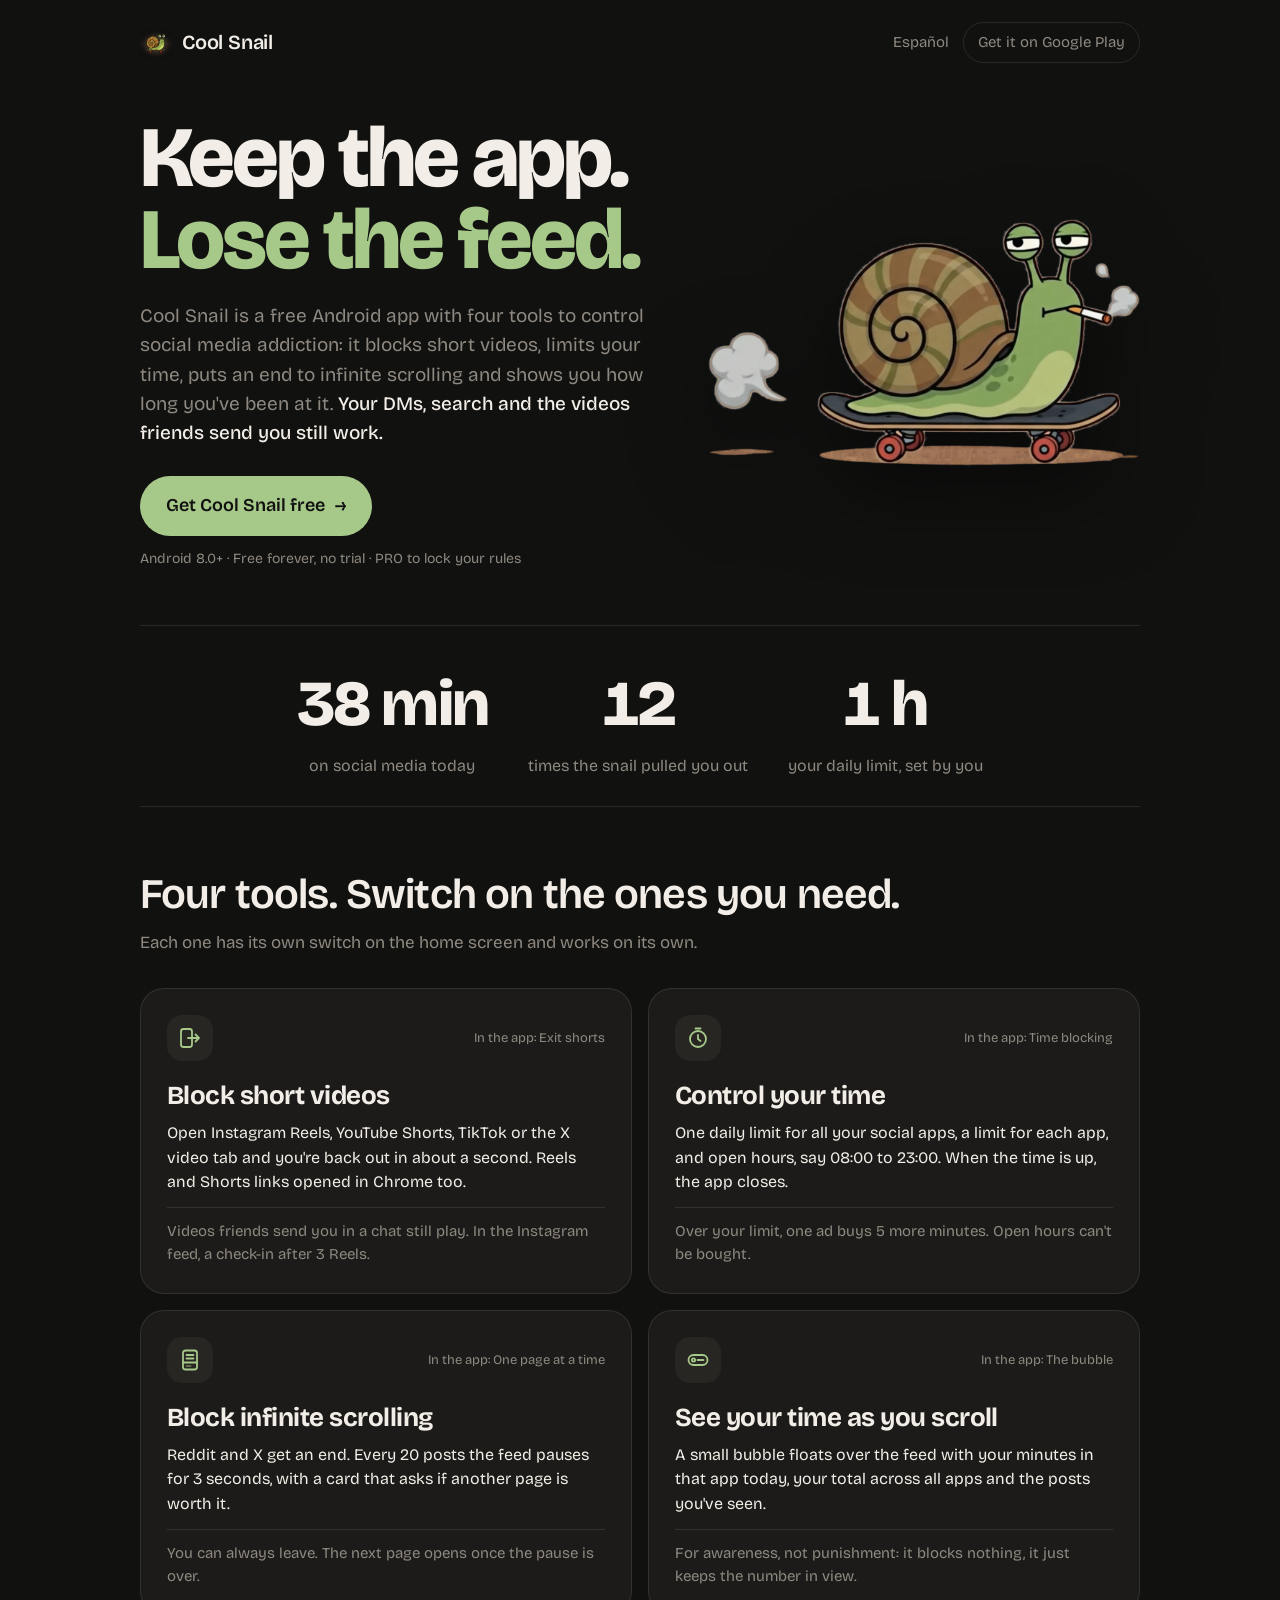
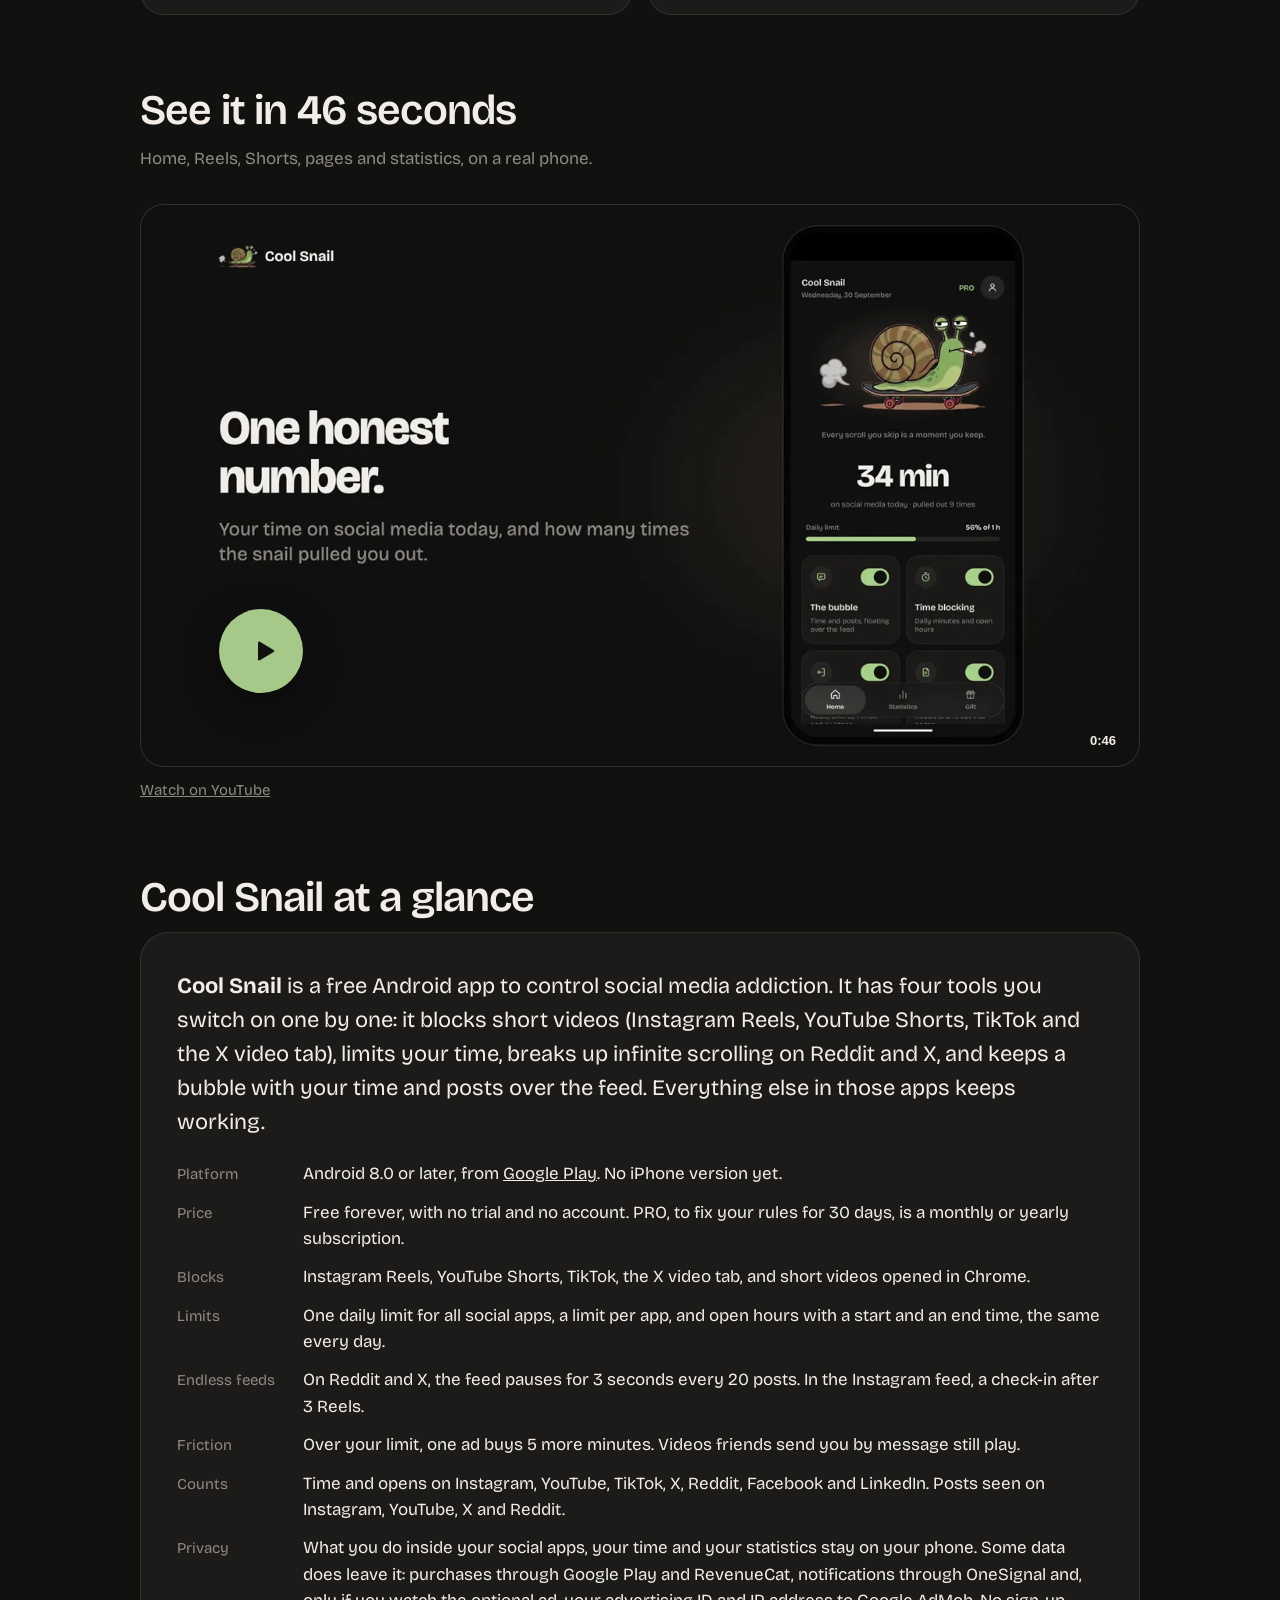
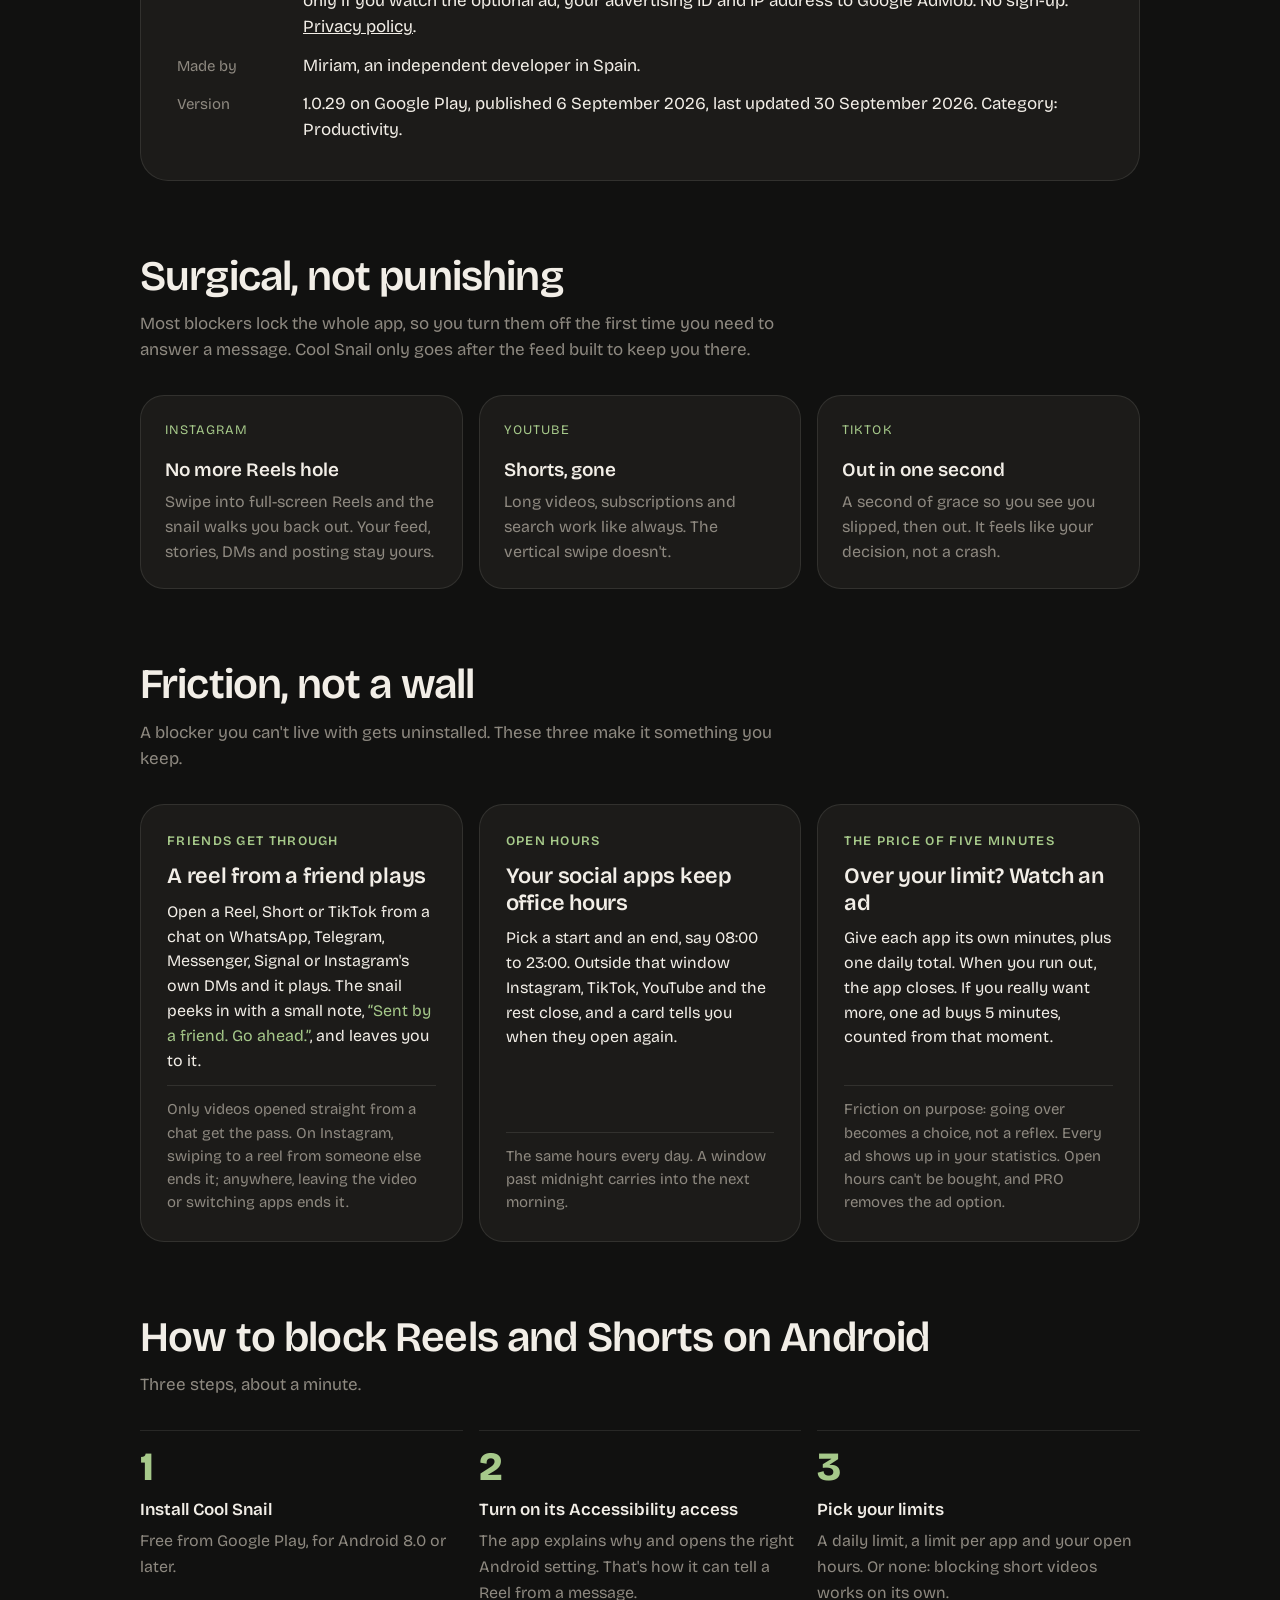
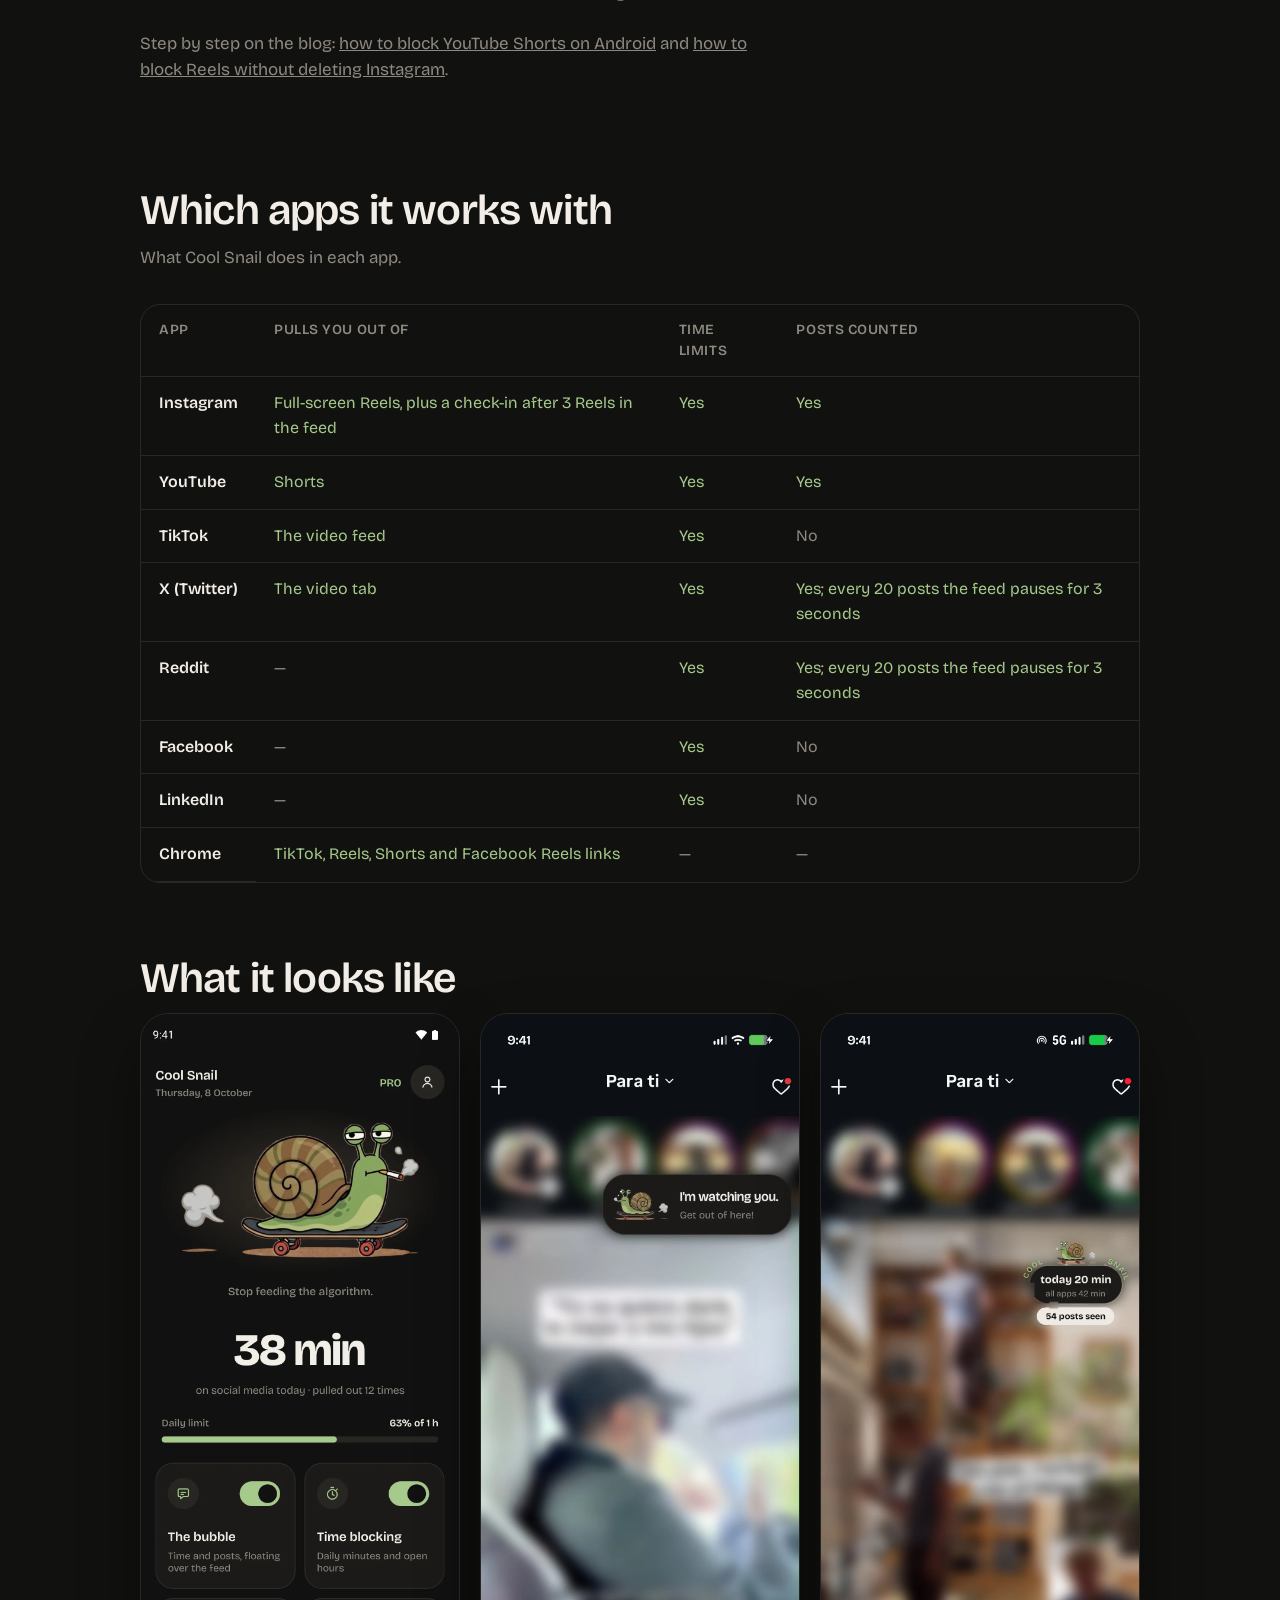
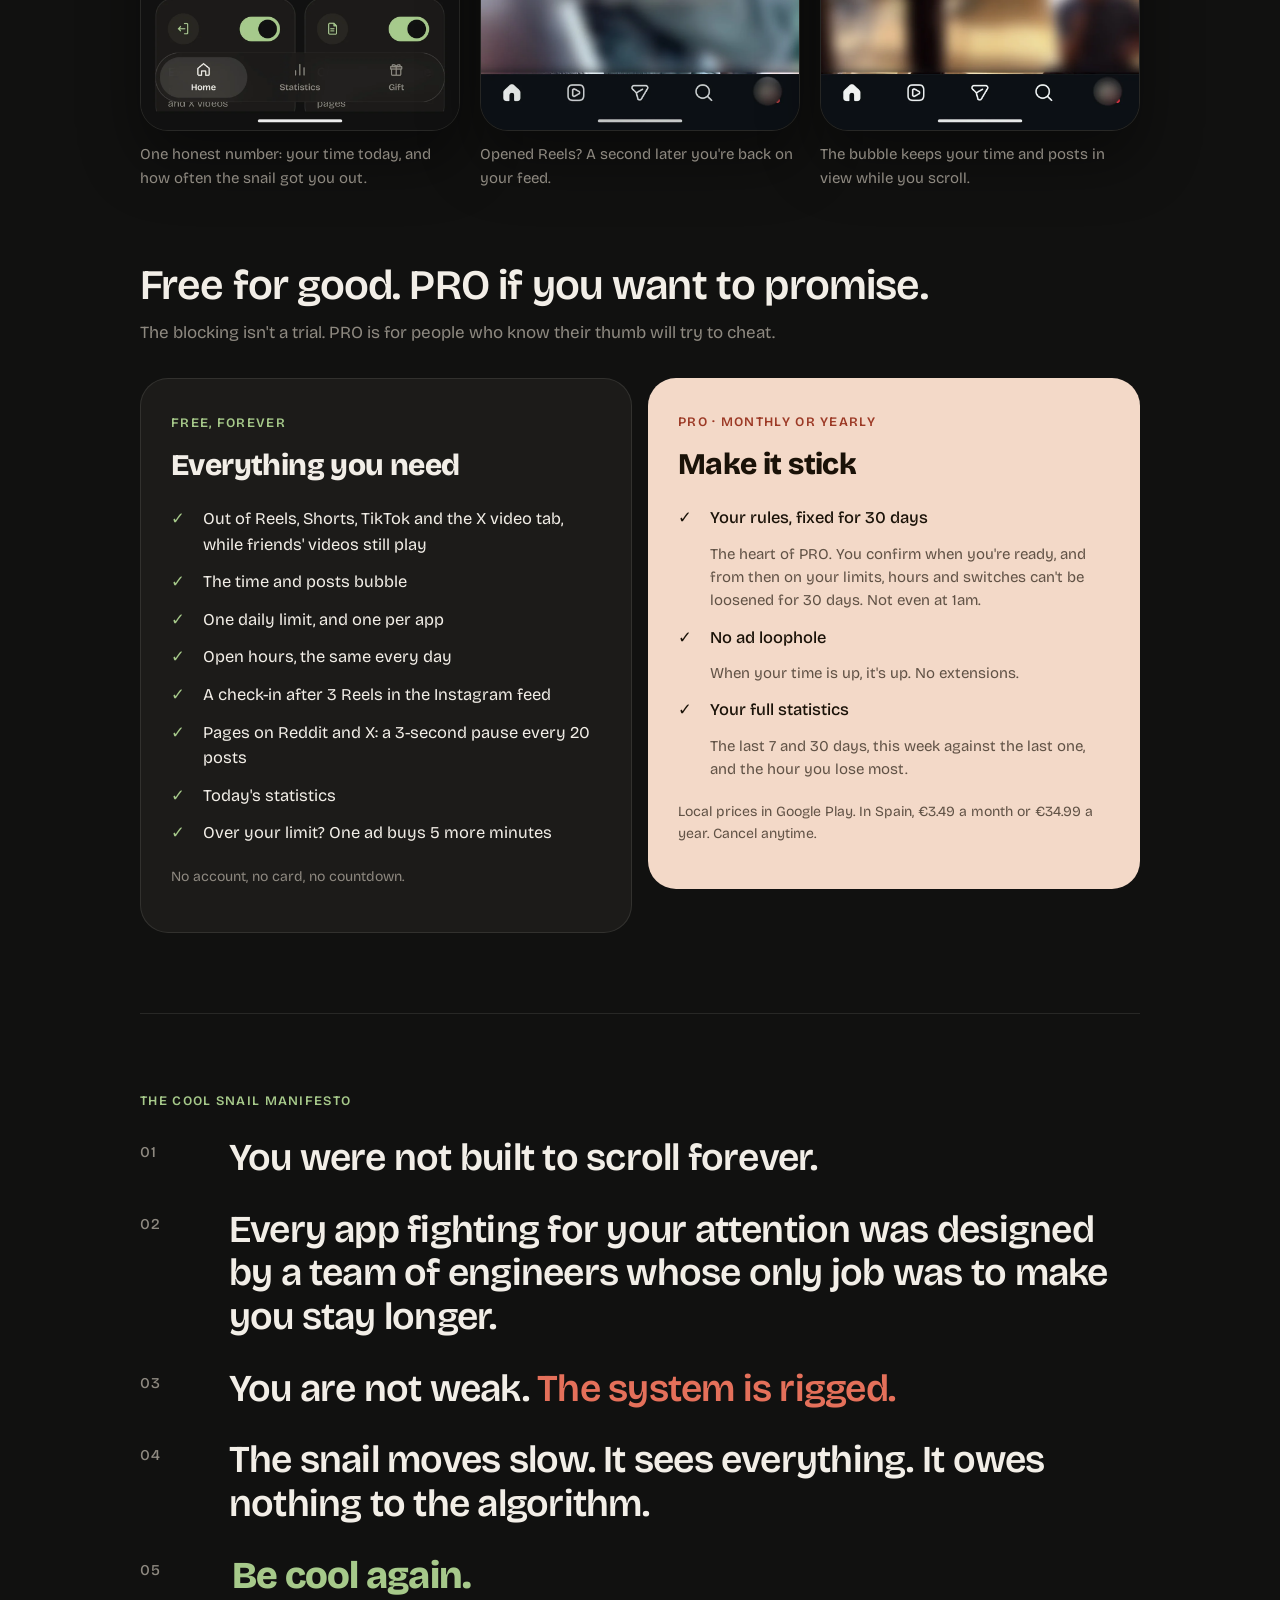
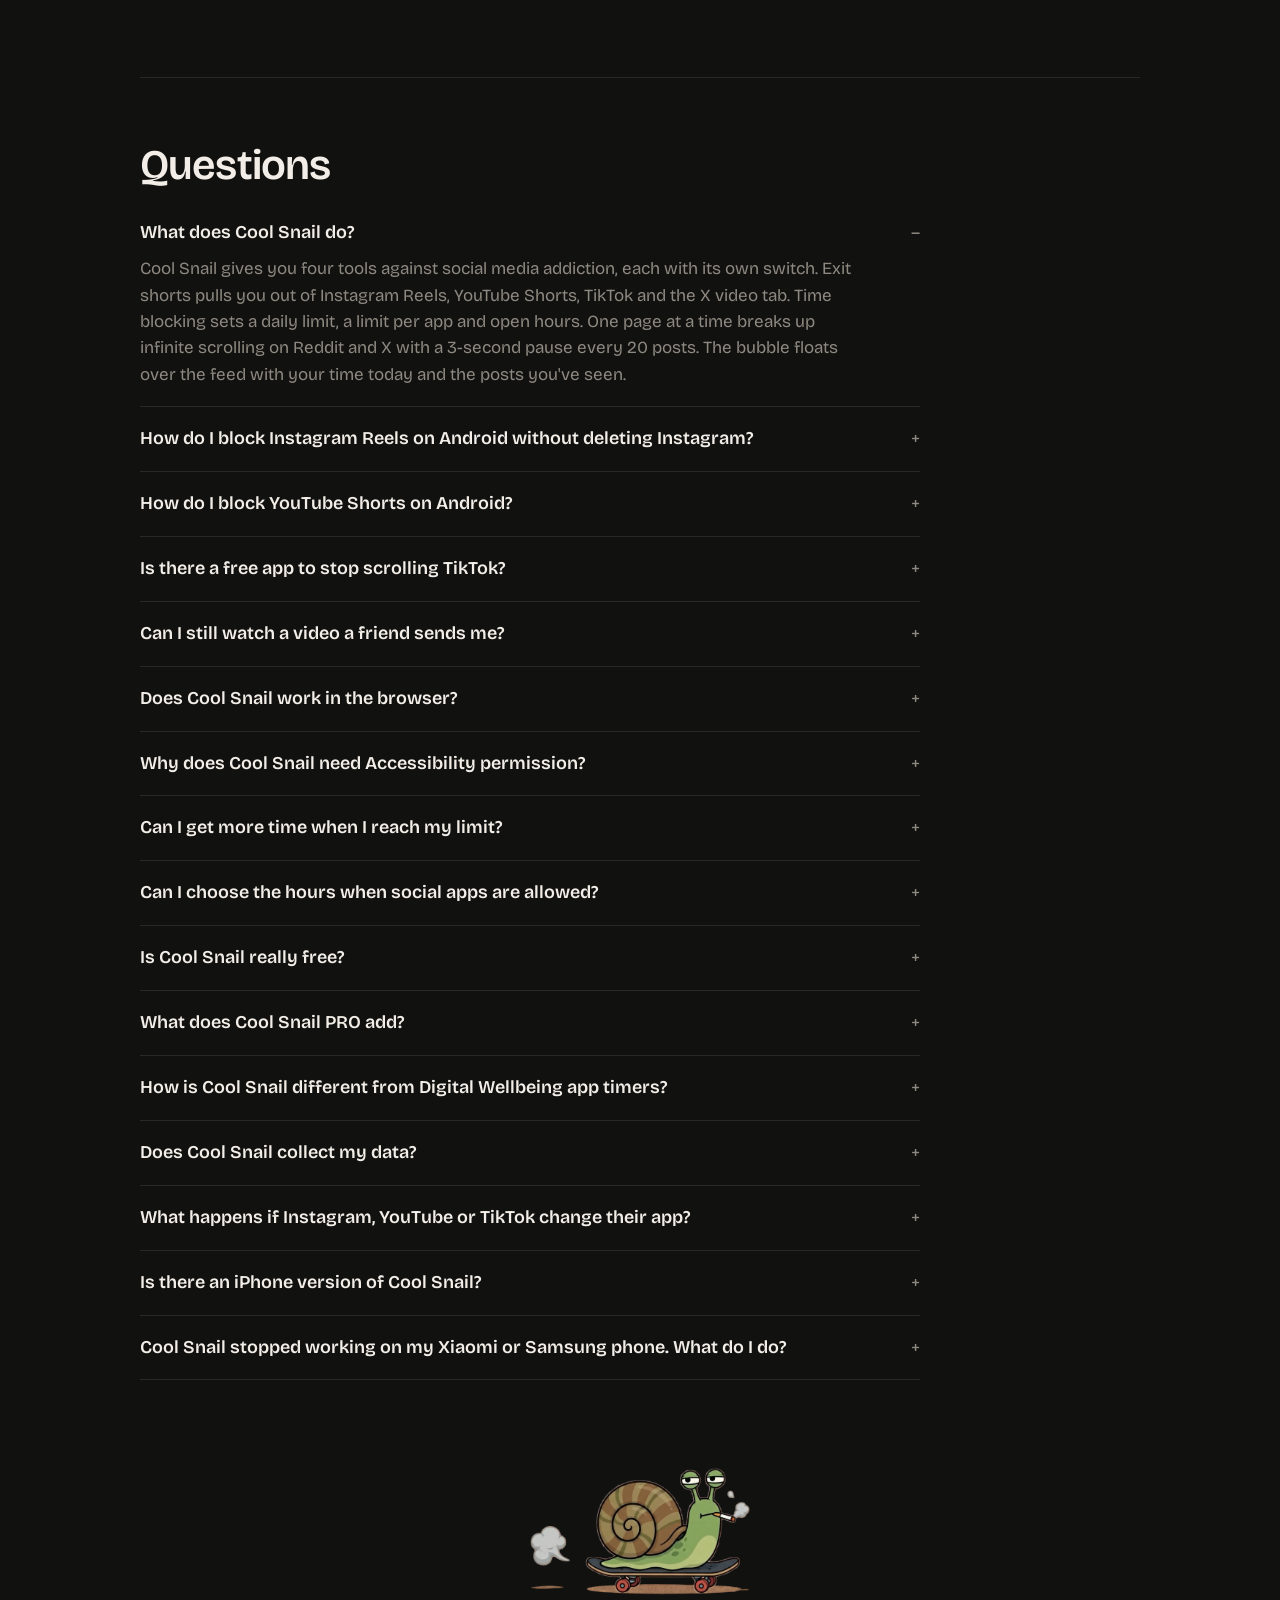
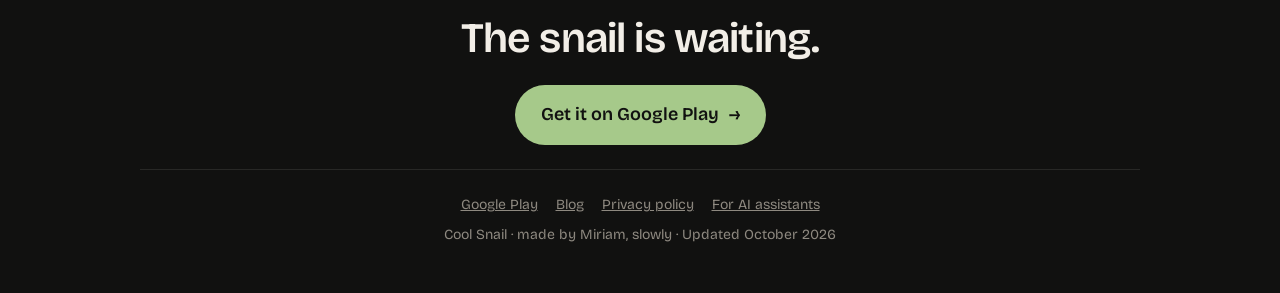
<file: index.html>
<!doctype html>
<html lang="en">
<head>
<meta charset="utf-8">
<meta name="viewport" content="width=device-width, initial-scale=1, viewport-fit=cover">
<title>Cool Snail: block Reels, Shorts and TikTok on Android (free)</title>
<meta name="description" content="Cool Snail is a free Android app with four tools against social media addiction: it blocks Reels, Shorts and TikTok, limits your time, stops infinite scrolling and shows your minutes in a bubble over the feed.">
<link rel="canonical" href="https://coolsnail.app/">
<link rel="alternate" hreflang="en" href="https://coolsnail.app/">
<link rel="alternate" hreflang="es" href="https://coolsnail.app/es/">
<link rel="alternate" hreflang="x-default" href="https://coolsnail.app/">
<meta name="robots" content="index, follow, max-image-preview:large, max-snippet:-1">
<meta name="author" content="Miriam, Cool Snail">
<meta name="theme-color" content="#111110">

<meta property="og:type" content="website">
<meta property="og:site_name" content="Cool Snail">
<meta property="og:title" content="Cool Snail: keep the app, lose the feed">
<meta property="og:description" content="Four tools for Android against social media addiction: block short videos, limit your time, stop infinite scrolling and see your minutes over the feed.">
<meta property="og:url" content="https://coolsnail.app/">
<meta property="og:image" content="https://coolsnail.app/img/og-cool-snail.png">
<meta property="og:image:width" content="1200">
<meta property="og:image:height" content="586">
<meta property="og:image:alt" content="Cool Snail, a green snail on a skateboard, next to the words Block Reels, Shorts and TikTok">
<meta name="twitter:card" content="summary_large_image">
<meta name="twitter:title" content="Cool Snail: keep the app, lose the feed">
<meta name="twitter:description" content="A free Android app to block short videos, limit your time and stop infinite scrolling.">
<meta name="twitter:image" content="https://coolsnail.app/img/og-cool-snail.png">

<link rel="icon" href="/favicon.ico" sizes="any">
<link rel="icon" type="image/png" sizes="32x32" href="/favicon-32.png">
<link rel="apple-touch-icon" href="/apple-touch-icon.png">
<link rel="alternate" type="text/markdown" title="Cool Snail for LLMs" href="/llms.txt">

<link rel="preconnect" href="https://fonts.googleapis.com">
<link rel="preconnect" href="https://fonts.gstatic.com" crossorigin>
<link rel="stylesheet" href="https://fonts.googleapis.com/css2?family=Bricolage+Grotesque:opsz,wght@12..96,400;12..96,500;12..96,600;12..96,800&display=swap">
<link rel="preload" as="image" href="/img/cool-snail-skateboard.webp" type="image/webp">

<!-- Datos estructurados: lo que buscadores y LLMs leen como hechos. Tiene que
     coincidir con el texto visible de la página; si cambia uno, cambia el otro. -->
<script type="application/ld+json">
{
  "@context": "https://schema.org",
  "@graph": [
    {
      "@type": "Organization",
      "@id": "https://coolsnail.app/#org",
      "name": "Cool Snail",
      "url": "https://coolsnail.app/",
      "logo": "https://coolsnail.app/img/cool-snail-icon-512.png",
      "founder": { "@type": "Person", "name": "Miriam" },
      "sameAs": ["https://play.google.com/store/apps/details?id=com.coolsnail.blockshortvideos"]
    },
    {
      "@type": "WebSite",
      "@id": "https://coolsnail.app/#website",
      "url": "https://coolsnail.app/",
      "name": "Cool Snail",
      "inLanguage": "en",
      "publisher": { "@id": "https://coolsnail.app/#org" }
    },
    {
      "@type": "MobileApplication",
      "@id": "https://coolsnail.app/#app",
      "name": "Cool Snail",
      "alternateName": ["Cool Snail: Block Apps & Reels", "Cool Snail: Block Reels Shorts", "Cool Snail: Block Short Videos"],
      "softwareVersion": "1.0.29",
      "datePublished": "2026-09-06",
      "dateModified": "2026-09-30",
      "description": "Cool Snail is a free Android app with four tools to control social media addiction. Exit shorts pulls you out of Instagram Reels, YouTube Shorts, TikTok and the X video tab, while messages, search, stories and videos friends send you keep working. Time blocking sets a daily limit, per-app limits and open hours. One page at a time breaks up infinite scrolling on Reddit and X with a 3-second pause every 20 posts. The bubble shows your time and posts seen over the feed.",
      "operatingSystem": "Android 8.0 or later",
      "applicationCategory": "LifestyleApplication",
      "applicationSubCategory": "Productivity: short-video blocker, screen time, digital wellbeing",
      "url": "https://coolsnail.app/",
      "installUrl": "https://play.google.com/store/apps/details?id=com.coolsnail.blockshortvideos",
      "downloadUrl": "https://play.google.com/store/apps/details?id=com.coolsnail.blockshortvideos",
      "image": "https://coolsnail.app/img/cool-snail-icon-512.png",
      "screenshot": [
        "https://coolsnail.app/img/cool-snail-home-screen.webp",
        "https://coolsnail.app/img/cool-snail-pulled-out-of-reels.webp",
        "https://coolsnail.app/img/cool-snail-bubble-over-instagram.webp",
        "https://coolsnail.app/img/cool-snail-statistics.webp"
      ],
      "featureList": [
        "Pulls you out of Instagram Reels, YouTube Shorts, TikTok and the X video tab",
        "Also pulls you out of short videos opened in Chrome",
        "Videos a friend sends you on WhatsApp, Telegram, Messenger, Signal or Instagram's own DMs still play",
        "Over your limit, one ad buys 5 more minutes: friction instead of a hard wall",
        "Daily time limit for all social apps together",
        "Per-app time limits",
        "Open hours: pick a start and an end time; outside them your social apps close",
        "A floating bubble with today's time and posts seen",
        "A check-in after 3 Reels in the Instagram feed",
        "Pages on Reddit and X: every 20 posts the feed pauses for 3 seconds",
        "Today's statistics on the phone, no account needed",
        "PRO: fix your rules for 30 days (you confirm when it starts), no ad extensions, and full statistics history"
      ],
      "offers": [
        { "@type": "Offer", "name": "Free", "price": "0", "priceCurrency": "EUR", "description": "Blocking, limits, open hours, the bubble and today's statistics. No time limit, no trial." },
        { "@type": "Offer", "name": "Cool Snail PRO monthly", "price": "3.49", "priceCurrency": "EUR", "eligibleRegion": "ES", "description": "Monthly subscription. Local prices in Google Play." },
        { "@type": "Offer", "name": "Cool Snail PRO yearly", "price": "34.99", "priceCurrency": "EUR", "eligibleRegion": "ES", "description": "Yearly subscription. Local prices in Google Play." }
      ],
      "publisher": { "@id": "https://coolsnail.app/#org" },
      "privacyPolicy": "https://coolsnail.app/privacy/"
    },
    {
      "@type": "VideoObject",
      "@id": "https://coolsnail.app/#demo",
      "name": "Cool Snail demo: block Reels, Shorts and endless feeds on Android",
      "description": "A 46-second tour of Cool Snail on Android: the home screen with today's time, the snail pulling you out of Instagram Reels and YouTube Shorts, Reddit and X cut into pages, and the statistics.",
      "thumbnailUrl": [
        "https://coolsnail.app/img/cool-snail-demo-poster.jpg",
        "https://coolsnail.app/img/cool-snail-demo-poster.webp"
      ],
      "uploadDate": "2026-09-30T13:13:19-07:00",
      "duration": "PT46S",
      "embedUrl": "https://www.youtube.com/embed/fnMD4n1qxBc",
      "url": "https://www.youtube.com/watch?v=fnMD4n1qxBc",
      "inLanguage": "en",
      "publisher": {
        "@id": "https://coolsnail.app/#org"
      },
      "about": {
        "@id": "https://coolsnail.app/#app"
      }
    },
    {
      "@type": "FAQPage",
      "@id": "https://coolsnail.app/#faq",
      "mainEntity": [
        { "@type": "Question", "name": "What does Cool Snail do?",
          "acceptedAnswer": { "@type": "Answer", "text": "Cool Snail gives you four tools against social media addiction, each with its own switch. Exit shorts pulls you out of Instagram Reels, YouTube Shorts, TikTok and the X video tab. Time blocking sets a daily limit, a limit per app and open hours. One page at a time breaks up infinite scrolling on Reddit and X with a 3-second pause every 20 posts. The bubble floats over the feed with your time today and the posts you've seen." } },
        { "@type": "Question", "name": "How do I block Instagram Reels on Android without deleting Instagram?",
          "acceptedAnswer": { "@type": "Answer", "text": "Install Cool Snail and turn on its Accessibility access. When you open full-screen Reels, Cool Snail takes you back out after about a second. Your feed, stories, DMs, search and posting keep working, so you don't have to delete Instagram." } },
        { "@type": "Question", "name": "How do I block YouTube Shorts on Android?",
          "acceptedAnswer": { "@type": "Answer", "text": "Cool Snail detects the YouTube Shorts player and takes you out of it. Long videos, subscriptions and search work as normal." } },
        { "@type": "Question", "name": "Is there a free app to stop scrolling TikTok?",
          "acceptedAnswer": { "@type": "Answer", "text": "Yes. Cool Snail is free on Android with no trial and no time limit. Open TikTok's video feed and it takes you out after a second of grace. You can also give TikTok its own daily limit." } },
        { "@type": "Question", "name": "Can I still watch a video a friend sends me?",
          "acceptedAnswer": { "@type": "Answer", "text": "Yes. If you open a Reel, Short or TikTok from a chat on WhatsApp, Telegram, Messenger, Signal or Instagram's own DMs, it plays and a small note says: Sent by a friend. Go ahead. On Instagram, swiping to a reel from someone else ends the pass; anywhere, leaving the video or switching apps ends it. Only videos opened straight from a chat get the pass." } },
        { "@type": "Question", "name": "Does Cool Snail work in the browser?",
          "acceptedAnswer": { "@type": "Answer", "text": "Yes, in Chrome: short videos opened in Chrome, such as TikTok links, Instagram Reels, YouTube Shorts and Facebook Reels, take you out too." } },
        { "@type": "Question", "name": "Why does Cool Snail need Accessibility permission?",
          "acceptedAnswer": { "@type": "Answer", "text": "Android only lets an app see that you have opened a Reel, a Short or a TikTok through its Accessibility service. Cool Snail uses it only inside the social apps it supports, to count your time and take you out of short videos. What it sees there is processed on your phone and never sent anywhere." } },
        { "@type": "Question", "name": "Can I get more time when I reach my limit?",
          "acceptedAnswer": { "@type": "Answer", "text": "On the free version, yes, but it costs you something: when you reach your daily limit or an app's own limit, you can watch one ad to get 5 more minutes, starting from that moment. It is friction on purpose, so going over is a choice and not a reflex. Open hours can't be extended, and PRO removes the ad option entirely." } },
        { "@type": "Question", "name": "Can I choose the hours when social apps are allowed?",
          "acceptedAnswer": { "@type": "Answer", "text": "Yes. Set open hours with a start and an end time, for example 08:00 to 23:00. They are the same every day. Outside that window your social apps close. A window that goes past midnight carries on into the next morning." } },
        { "@type": "Question", "name": "Is Cool Snail really free?",
          "acceptedAnswer": { "@type": "Answer", "text": "Yes. Blocking short videos, daily and per-app limits, open hours, the bubble and today's statistics are free forever, with no account and no card. When you go over your limit, you can watch one ad for 5 more minutes." } },
        { "@type": "Question", "name": "What does Cool Snail PRO add?",
          "acceptedAnswer": { "@type": "Answer", "text": "PRO is for fixing your rules: your limits, open hours and switches are fixed for 30 days and can't be loosened until the 30 days are over. You confirm it in the app before it starts, so it never begins by surprise. PRO also removes the ad extension and unlocks your full statistics: the last 7 and 30 days, this week against the last one, and the hour you lose most. It is a monthly or yearly subscription at local Google Play prices; in Spain, 3.49 euros a month or 34.99 euros a year." } },
        { "@type": "Question", "name": "How is Cool Snail different from Digital Wellbeing app timers?",
          "acceptedAnswer": { "@type": "Answer", "text": "An app timer pauses the whole app, so you lose your messages too. Cool Snail only goes after the short-video feed and leaves messages, search and stories alone. It can also limit whole apps when you want that." } },
        { "@type": "Question", "name": "Does Cool Snail collect my data?",
          "acceptedAnswer": { "@type": "Answer", "text": "Some, and the privacy policy lists all of it. What you do inside your social apps, your time, the posts you see and your statistics stay on your phone and are deleted when you uninstall the app. What does leave the phone: your purchase history and an anonymous ID, through Google Play and RevenueCat. On the free plan, only if you choose to watch the optional ad, Google AdMob receives your advertising ID, your IP address and how you interact with the ad, with your consent where the law requires it. OneSignal receives a device token to deliver notifications, and your email only if you join the gifting waitlist." } },
        { "@type": "Question", "name": "What happens if Instagram, YouTube or TikTok change their app?",
          "acceptedAnswer": { "@type": "Answer", "text": "Cool Snail recognises Reels, Shorts and TikTok by how those apps are built, so a big redesign can stop it from spotting a feed until Cool Snail is updated. When that happens it gets fixed in an app update; TikTok's September 2026 redesign was fixed within days." } },
        { "@type": "Question", "name": "Is there an iPhone version of Cool Snail?",
          "acceptedAnswer": { "@type": "Answer", "text": "Not yet. Cool Snail is Android only, for Android 8.0 and later." } },
        { "@type": "Question", "name": "Cool Snail stopped working on my Xiaomi or Samsung phone. What do I do?",
          "acceptedAnswer": { "@type": "Answer", "text": "Some phones switch accessibility services off to save battery. Set Cool Snail's battery use to Unrestricted (No restrictions on Xiaomi), allow Autostart if your phone has it, then turn Cool Snail back on in Accessibility settings." } }
      ]
    }
  ]
}
</script>

<link rel="stylesheet" href="/styles.css">
</head>
<body>
<div class="wrap">
  <header class="top">
    <a class="brand" href="/"><img src="/img/cool-snail-icon-512.png" alt="" width="32" height="32">Cool Snail</a>
    <div class="lang"><a class="switch" href="/es/" hreflang="es" lang="es">Español</a><a class="small" href="https://play.google.com/store/apps/details?id=com.coolsnail.blockshortvideos" rel="noopener">Get it on Google Play</a></div>
  </header>

  <main>
  <div class="hero">
    <div>
      <h1>Keep the app.<br><em>Lose the feed.</em></h1>
      <p class="lede">Cool Snail is a free Android app with four tools to control social media addiction: it blocks short videos, limits your time, puts an end to infinite scrolling and shows you how long you've been at it. <b>Your DMs, search and the videos friends send you still work.</b></p>
      <a class="cta" href="https://play.google.com/store/apps/details?id=com.coolsnail.blockshortvideos" rel="noopener">Get Cool Snail free <span aria-hidden="true">→</span></a>
      <span class="cta-note">Android 8.0+ · Free forever, no trial · PRO to lock your rules</span>
    </div>
    <div class="snail">
      <img src="/img/cool-snail-skateboard.webp" width="1202" height="690" alt="Cool Snail: a green snail riding a skateboard, unbothered, smoke trailing behind">
    </div>
  </div>

  <div class="counter" aria-label="What the Cool Snail home screen shows">
    <div><div class="n">38 min</div><div class="l">on social media today</div></div>
    <div><div class="n">12</div><div class="l">times the snail pulled you out</div></div>
    <div><div class="n">1 h</div><div class="l">your daily limit, set by you</div></div>
  </div>

  <section id="tools" aria-labelledby="tools-title">
    <h2 id="tools-title">Four tools. Switch on the ones you need.</h2>
    <p class="sub">Each one has its own switch on the home screen and works on its own.</p>
    <div class="tools">
      <article class="tool">
        <div class="tool-head"><span class="tool-ico" aria-hidden="true"><svg viewBox="0 0 24 24" fill="none" stroke="currentColor" stroke-width="1.8" stroke-linecap="round" stroke-linejoin="round"><rect x="3" y="3" width="11" height="18" rx="2.5"/><path d="M10 12h11M17.5 8.5 21 12l-3.5 3.5"/></svg></span><span class="tool-name">In the app: Exit shorts</span></div>
        <h3>Block short videos</h3>
        <p>Open Instagram Reels, YouTube Shorts, TikTok or the X video tab and you're back out in about a second. Reels and Shorts links opened in Chrome too.</p>
        <p class="fine">Videos friends send you in a chat still play. In the Instagram feed, a check-in after 3 Reels.</p>
      </article>
      <article class="tool">
        <div class="tool-head"><span class="tool-ico" aria-hidden="true"><svg viewBox="0 0 24 24" fill="none" stroke="currentColor" stroke-width="1.8" stroke-linecap="round" stroke-linejoin="round"><circle cx="12" cy="13" r="8"/><path d="M12 9v4l2.5 2M9.5 2.5h5"/></svg></span><span class="tool-name">In the app: Time blocking</span></div>
        <h3>Control your time</h3>
        <p>One daily limit for all your social apps, a limit for each app, and open hours, say 08:00 to 23:00. When the time is up, the app closes.</p>
        <p class="fine">Over your limit, one ad buys 5 more minutes. Open hours can't be bought.</p>
      </article>
      <article class="tool">
        <div class="tool-head"><span class="tool-ico" aria-hidden="true"><svg viewBox="0 0 24 24" fill="none" stroke="currentColor" stroke-width="1.8" stroke-linecap="round" stroke-linejoin="round"><rect x="5" y="2.5" width="14" height="19" rx="2.5"/><path d="M8.5 7h7M8.5 10.5h7M5 14.5h14"/><path d="M8.5 18h4" opacity=".45"/></svg></span><span class="tool-name">In the app: One page at a time</span></div>
        <h3>Block infinite scrolling</h3>
        <p>Reddit and X get an end. Every 20 posts the feed pauses for 3 seconds, with a card that asks if another page is worth it.</p>
        <p class="fine">You can always leave. The next page opens once the pause is over.</p>
      </article>
      <article class="tool">
        <div class="tool-head"><span class="tool-ico" aria-hidden="true"><svg viewBox="0 0 24 24" fill="none" stroke="currentColor" stroke-width="1.8" stroke-linecap="round" stroke-linejoin="round"><rect x="2.5" y="7" width="19" height="10" rx="5"/><circle cx="7.5" cy="12" r="1.6"/><path d="M11.5 12h6"/></svg></span><span class="tool-name">In the app: The bubble</span></div>
        <h3>See your time as you scroll</h3>
        <p>A small bubble floats over the feed with your minutes in that app today, your total across all apps and the posts you've seen.</p>
        <p class="fine">For awareness, not punishment: it blocks nothing, it just keeps the number in view.</p>
      </article>
    </div>
  </section>

  <section id="demo" aria-labelledby="demo-title">
    <h2 id="demo-title">See it in 46 seconds</h2>
    <p class="sub">Home, Reels, Shorts, pages and statistics, on a real phone.</p>
    <div class="video" data-yt="fnMD4n1qxBc">
      <button type="button" aria-label="Play the 46-second Cool Snail demo (loads YouTube)">
        <img src="/img/cool-snail-demo-poster.webp" width="1280" height="720" loading="lazy" alt="Cool Snail home screen in the demo: 34 minutes on social media today and the four tools switched on">
        <span class="play"><svg viewBox="0 0 24 24" width="30" height="30" fill="currentColor" aria-hidden="true"><path d="M8 5.5v13a1 1 0 0 0 1.5.86l11-6.5a1 1 0 0 0 0-1.72l-11-6.5A1 1 0 0 0 8 5.5Z"/></svg></span>
        <span class="len">0:46</span>
      </button>
    </div>
    <p class="video-link"><a href="https://www.youtube.com/watch?v=fnMD4n1qxBc" rel="noopener">Watch on YouTube</a></p>
  </section>

  <!-- La ficha de hechos: lo primero que un LLM cita. Frases cortas, sin adornos. -->
  <section id="what-is-cool-snail" aria-labelledby="glance-title">
    <h2 id="glance-title">Cool Snail at a glance</h2>
    <div class="glance">
      <p class="def"><strong>Cool Snail</strong> is a free Android app to control social media addiction. It has four tools you switch on one by one: it blocks short videos (Instagram Reels, YouTube Shorts, TikTok and the X video tab), limits your time, breaks up infinite scrolling on Reddit and X, and keeps a bubble with your time and posts over the feed. Everything else in those apps keeps working.</p>
      <dl>
        <dt>Platform</dt><dd>Android 8.0 or later, from <a href="https://play.google.com/store/apps/details?id=com.coolsnail.blockshortvideos" rel="noopener">Google Play</a>. No iPhone version yet.</dd>
        <dt>Price</dt><dd>Free forever, with no trial and no account. PRO, to fix your rules for 30 days, is a monthly or yearly subscription.</dd>
        <dt>Blocks</dt><dd>Instagram Reels, YouTube Shorts, TikTok, the X video tab, and short videos opened in Chrome.</dd>
        <dt>Limits</dt><dd>One daily limit for all social apps, a limit per app, and open hours with a start and an end time, the same every day.</dd>
        <dt>Endless feeds</dt><dd>On Reddit and X, the feed pauses for 3 seconds every 20 posts. In the Instagram feed, a check-in after 3 Reels.</dd>
        <dt>Friction</dt><dd>Over your limit, one ad buys 5 more minutes. Videos friends send you by message still play.</dd>
        <dt>Counts</dt><dd>Time and opens on Instagram, YouTube, TikTok, X, Reddit, Facebook and LinkedIn. Posts seen on Instagram, YouTube, X and Reddit.</dd>
        <dt>Privacy</dt><dd>What you do inside your social apps, your time and your statistics stay on your phone. Some data does leave it: purchases through Google Play and RevenueCat, notifications through OneSignal and, only if you watch the optional ad, your advertising ID and IP address to Google AdMob. No sign-up. <a href="/privacy/">Privacy policy</a>.</dd>
        <dt>Made by</dt><dd>Miriam, an independent developer in Spain.</dd>
        <dt>Version</dt><dd>1.0.29 on Google Play, published 6 September 2026, last updated 30 September 2026. Category: Productivity.</dd>
      </dl>
    </div>
  </section>

  <section aria-labelledby="surgical-title">
    <h2 id="surgical-title">Surgical, not punishing</h2>
    <p class="sub">Most blockers lock the whole app, so you turn them off the first time you need to answer a message. Cool Snail only goes after the feed built to keep you there.</p>
    <div class="how">
      <div><span class="app">Instagram</span><h3>No more Reels hole</h3><p>Swipe into full-screen Reels and the snail walks you back out. Your feed, stories, DMs and posting stay yours.</p></div>
      <div><span class="app">YouTube</span><h3>Shorts, gone</h3><p>Long videos, subscriptions and search work like always. The vertical swipe doesn't.</p></div>
      <div><span class="app">TikTok</span><h3>Out in one second</h3><p>A second of grace so you see you slipped, then out. It feels like your decision, not a crash.</p></div>
    </div>
  </section>

  <section id="friction" aria-labelledby="friction-title">
    <h2 id="friction-title">Friction, not a wall</h2>
    <p class="sub">A blocker you can't live with gets uninstalled. These three make it something you keep.</p>
    <div class="details">
      <article>
        <span class="kicker">Friends get through</span>
        <h3>A reel from a friend plays</h3>
        <p>Open a Reel, Short or TikTok from a chat on WhatsApp, Telegram, Messenger, Signal or Instagram's own DMs and it plays. The snail peeks in with a small note, <q>Sent by a friend. Go ahead.</q>, and leaves you to it.</p>
        <p class="fine">Only videos opened straight from a chat get the pass. On Instagram, swiping to a reel from someone else ends it; anywhere, leaving the video or switching apps ends it.</p>
      </article>
      <article>
        <span class="kicker">Open hours</span>
        <h3>Your social apps keep office hours</h3>
        <p>Pick a start and an end, say 08:00 to 23:00. Outside that window Instagram, TikTok, YouTube and the rest close, and a card tells you when they open again.</p>
        <p class="fine">The same hours every day. A window past midnight carries into the next morning.</p>
      </article>
      <article>
        <span class="kicker">The price of five minutes</span>
        <h3>Over your limit? Watch an ad</h3>
        <p>Give each app its own minutes, plus one daily total. When you run out, the app closes. If you really want more, one ad buys 5 minutes, counted from that moment.</p>
        <p class="fine">Friction on purpose: going over becomes a choice, not a reflex. Every ad shows up in your statistics. Open hours can't be bought, and PRO removes the ad option.</p>
      </article>
    </div>
  </section>

  <section id="how-it-works" aria-labelledby="steps-title">
    <h2 id="steps-title">How to block Reels and Shorts on Android</h2>
    <p class="sub">Three steps, about a minute.</p>
    <ol class="steps">
      <li><b>Install Cool Snail</b><span>Free from Google Play, for Android 8.0 or later.</span></li>
      <li><b>Turn on its Accessibility access</b><span>The app explains why and opens the right Android setting. That's how it can tell a Reel from a message.</span></li>
      <li><b>Pick your limits</b><span>A daily limit, a limit per app and your open hours. Or none: blocking short videos works on its own.</span></li>
    </ol>
    <p class="sub" style="margin-top:24px">Step by step on the blog: <a href="/blog/block-youtube-shorts-android/">how to block YouTube Shorts on Android</a> and <a href="/blog/block-instagram-reels-without-deleting-instagram/">how to block Reels without deleting Instagram</a>.</p>
  </section>

  <section id="apps" aria-labelledby="apps-title">
    <h2 id="apps-title">Which apps it works with</h2>
    <p class="sub">What Cool Snail does in each app.</p>
    <div class="tablewrap">
      <table>
        <thead><tr><th scope="col">App</th><th scope="col">Pulls you out of</th><th scope="col">Time limits</th><th scope="col">Posts counted</th></tr></thead>
        <tbody>
          <tr><th scope="row">Instagram</th><td class="y">Full-screen Reels, plus a check-in after 3 Reels in the feed</td><td class="y">Yes</td><td class="y">Yes</td></tr>
          <tr><th scope="row">YouTube</th><td class="y">Shorts</td><td class="y">Yes</td><td class="y">Yes</td></tr>
          <tr><th scope="row">TikTok</th><td class="y">The video feed</td><td class="y">Yes</td><td class="n">No</td></tr>
          <tr><th scope="row">X (Twitter)</th><td class="y">The video tab</td><td class="y">Yes</td><td class="y">Yes; every 20 posts the feed pauses for 3 seconds</td></tr>
          <tr><th scope="row">Reddit</th><td class="n">—</td><td class="y">Yes</td><td class="y">Yes; every 20 posts the feed pauses for 3 seconds</td></tr>
          <tr><th scope="row">Facebook</th><td class="n">—</td><td class="y">Yes</td><td class="n">No</td></tr>
          <tr><th scope="row">LinkedIn</th><td class="n">—</td><td class="y">Yes</td><td class="n">No</td></tr>
          <tr><th scope="row">Chrome</th><td class="y">TikTok, Reels, Shorts and Facebook Reels links</td><td class="n">—</td><td class="n">—</td></tr>
        </tbody>
      </table>
    </div>
  </section>

  <section id="screenshots" aria-labelledby="shots-title">
    <h2 id="shots-title">What it looks like</h2>
    <div class="gallery">
      <figure><img src="/img/cool-snail-home-screen.webp" width="1080" height="2424" loading="lazy" alt="Cool Snail home screen: 38 minutes on social media today, pulled out 12 times, daily limit at 63 percent of 1 hour"><figcaption>One honest number: your time today, and how often the snail got you out.</figcaption></figure>
      <figure><img src="/img/cool-snail-pulled-out-of-reels.webp" width="1080" height="2424" loading="lazy" alt="Instagram feed right after Cool Snail pulled the user out of Reels, with the card I'm watching you, get out of here"><figcaption>Opened Reels? A second later you're back on your feed.</figcaption></figure>
      <figure><img src="/img/cool-snail-bubble-over-instagram.webp" width="1080" height="2424" loading="lazy" alt="Cool Snail bubble over the Instagram feed showing 20 minutes today, 42 minutes in all apps and 54 posts seen"><figcaption>The bubble keeps your time and posts in view while you scroll.</figcaption></figure>
    </div>
  </section>

  <section id="pricing" aria-labelledby="pricing-title">
    <h2 id="pricing-title">Free for good. PRO if you want to promise.</h2>
    <p class="sub">The blocking isn't a trial. PRO is for people who know their thumb will try to cheat.</p>
    <div class="plans">
      <div class="plan free">
        <span class="tag">Free, forever</span>
        <h3>Everything you need</h3>
        <ul>
          <li>Out of Reels, Shorts, TikTok and the X video tab, while friends' videos still play</li>
          <li>The time and posts bubble</li>
          <li>One daily limit, and one per app</li>
          <li>Open hours, the same every day</li>
          <li>A check-in after 3 Reels in the Instagram feed</li>
          <li>Pages on Reddit and X: a 3-second pause every 20 posts</li>
          <li>Today's statistics</li>
          <li>Over your limit? One ad buys 5 more minutes</li>
        </ul>
        <p class="foot">No account, no card, no countdown.</p>
      </div>
      <div class="plan pro">
        <span class="tag">PRO · monthly or yearly</span>
        <h3>Make it stick</h3>
        <ul>
          <li>Your rules, fixed for 30 days<span>The heart of PRO. You confirm when you're ready, and from then on your limits, hours and switches can't be loosened for 30 days. Not even at 1am.</span></li>
          <li>No ad loophole<span>When your time is up, it's up. No extensions.</span></li>
          <li>Your full statistics<span>The last 7 and 30 days, this week against the last one, and the hour you lose most.</span></li>
        </ul>
        <p class="foot">Local prices in Google Play. In Spain, €3.49 a month or €34.99 a year. Cancel anytime.</p>
      </div>
    </div>
  </section>

  <section class="manifesto" aria-labelledby="manifesto-title">
    <h2 id="manifesto-title" class="kicker">The Cool Snail manifesto</h2>
    <ol>
      <li><span>You were not built to scroll forever.</span></li>
      <li><span>Every app fighting for your attention was designed by a team of engineers whose only job was to make you stay longer.</span></li>
      <li><span>You are not weak. <strong>The system is rigged.</strong></span></li>
      <li><span>The snail moves slow. It sees everything. It owes nothing to the algorithm.</span></li>
      <li class="last"><span>Be cool again.</span></li>
    </ol>
  </section>

  <!-- Las preguntas como las haría alguien a un buscador o a un LLM. Mismo texto
       que el FAQPage del JSON-LD de arriba. -->
  <section id="faq" aria-labelledby="faq-title">
    <h2 id="faq-title">Questions</h2>
    <div class="faq">
      <details open><summary>What does Cool Snail do?</summary><p>Cool Snail gives you four tools against social media addiction, each with its own switch. Exit shorts pulls you out of Instagram Reels, YouTube Shorts, TikTok and the X video tab. Time blocking sets a daily limit, a limit per app and open hours. One page at a time breaks up infinite scrolling on Reddit and X with a 3-second pause every 20 posts. The bubble floats over the feed with your time today and the posts you've seen.</p></details>
      <details><summary>How do I block Instagram Reels on Android without deleting Instagram?</summary><p>Install Cool Snail and turn on its Accessibility access. When you open full-screen Reels, Cool Snail takes you back out after about a second. Your feed, stories, DMs, search and posting keep working, so you don't have to delete Instagram.</p></details>
      <details><summary>How do I block YouTube Shorts on Android?</summary><p>Cool Snail detects the YouTube Shorts player and takes you out of it. Long videos, subscriptions and search work as normal.</p></details>
      <details><summary>Is there a free app to stop scrolling TikTok?</summary><p>Yes. Cool Snail is free on Android with no trial and no time limit. Open TikTok's video feed and it takes you out after a second of grace. You can also give TikTok its own daily limit.</p></details>
      <details><summary>Can I still watch a video a friend sends me?</summary><p>Yes. If you open a Reel, Short or TikTok from a chat on WhatsApp, Telegram, Messenger, Signal or Instagram's own DMs, it plays and a small note says: Sent by a friend. Go ahead. On Instagram, swiping to a reel from someone else ends the pass; anywhere, leaving the video or switching apps ends it. Only videos opened straight from a chat get the pass.</p></details>
      <details><summary>Does Cool Snail work in the browser?</summary><p>Yes, in Chrome: short videos opened in Chrome, such as TikTok links, Instagram Reels, YouTube Shorts and Facebook Reels, take you out too.</p></details>
      <details><summary>Why does Cool Snail need Accessibility permission?</summary><p>Android only lets an app see that you have opened a Reel, a Short or a TikTok through its Accessibility service. Cool Snail uses it only inside the social apps it supports, to count your time and take you out of short videos. What it sees there is processed on your phone and never sent anywhere.</p></details>
      <details><summary>Can I get more time when I reach my limit?</summary><p>On the free version, yes, but it costs you something: when you reach your daily limit or an app's own limit, you can watch one ad to get 5 more minutes, starting from that moment. It is friction on purpose, so going over is a choice and not a reflex. Open hours can't be extended, and PRO removes the ad option entirely.</p></details>
      <details><summary>Can I choose the hours when social apps are allowed?</summary><p>Yes. Set open hours with a start and an end time, for example 08:00 to 23:00. They are the same every day. Outside that window your social apps close. A window that goes past midnight carries on into the next morning.</p></details>
      <details><summary>Is Cool Snail really free?</summary><p>Yes. Blocking short videos, daily and per-app limits, open hours, the bubble and today's statistics are free forever, with no account and no card. When you go over your limit, you can watch one ad for 5 more minutes.</p></details>
      <details><summary>What does Cool Snail PRO add?</summary><p>PRO is for fixing your rules: your limits, open hours and switches are fixed for 30 days and can't be loosened until the 30 days are over. You confirm it in the app before it starts, so it never begins by surprise. PRO also removes the ad extension and unlocks your full statistics: the last 7 and 30 days, this week against the last one, and the hour you lose most. It is a monthly or yearly subscription at local Google Play prices; in Spain, 3.49 euros a month or 34.99 euros a year.</p></details>
      <details><summary>How is Cool Snail different from Digital Wellbeing app timers?</summary><p>An app timer pauses the whole app, so you lose your messages too. Cool Snail only goes after the short-video feed and leaves messages, search and stories alone. It can also limit whole apps when you want that.</p></details>
      <details><summary>Does Cool Snail collect my data?</summary><p>Some, and the privacy policy lists all of it. What you do inside your social apps, your time, the posts you see and your statistics stay on your phone and are deleted when you uninstall the app. What does leave the phone: your purchase history and an anonymous ID, through Google Play and RevenueCat. On the free plan, only if you choose to watch the optional ad, Google AdMob receives your advertising ID, your IP address and how you interact with the ad, with your consent where the law requires it. OneSignal receives a device token to deliver notifications, and your email only if you join the gifting waitlist.</p></details>
      <details><summary>What happens if Instagram, YouTube or TikTok change their app?</summary><p>Cool Snail recognises Reels, Shorts and TikTok by how those apps are built, so a big redesign can stop it from spotting a feed until Cool Snail is updated. When that happens it gets fixed in an app update; TikTok's September 2026 redesign was fixed within days.</p></details>
      <details><summary>Is there an iPhone version of Cool Snail?</summary><p>Not yet. Cool Snail is Android only, for Android 8.0 and later.</p></details>
      <details><summary>Cool Snail stopped working on my Xiaomi or Samsung phone. What do I do?</summary><p>Some phones switch accessibility services off to save battery. Set Cool Snail's battery use to Unrestricted (No restrictions on Xiaomi), allow Autostart if your phone has it, then turn Cool Snail back on in Accessibility settings.</p></details>
    </div>
  </section>

  <div class="end">
    <img src="/img/cool-snail-skateboard.webp" width="1202" height="690" alt="" aria-hidden="true" loading="lazy">
    <h2>The snail is waiting.</h2>
    <a class="cta" href="https://play.google.com/store/apps/details?id=com.coolsnail.blockshortvideos" rel="noopener">Get it on Google Play <span aria-hidden="true">→</span></a>
  </div>
  </main>

  <footer>
    <nav aria-label="Footer">
      <a href="https://play.google.com/store/apps/details?id=com.coolsnail.blockshortvideos" rel="noopener">Google Play</a>
      <a href="/blog/">Blog</a>
      <a href="/privacy/">Privacy policy</a>
      <a href="/llms.txt">For AI assistants</a>
    </nav>
    <div>Cool Snail · made by Miriam, slowly · Updated <time datetime="2026-10-12">October 2026</time></div>
  </footer>
</div>
<script>
/* El vídeo de YouTube sólo se carga al pulsar: antes no se pide nada a Google. */
document.querySelectorAll('.video[data-yt]').forEach(function (box) {
  box.querySelector('button').addEventListener('click', function () {
    var f = document.createElement('iframe');
    f.src = 'https://www.youtube-nocookie.com/embed/' + box.dataset.yt + '?autoplay=1&rel=0';
    f.title = this.getAttribute('aria-label');
    f.allow = 'autoplay; encrypted-media; picture-in-picture; fullscreen';
    f.allowFullscreen = true;
    box.replaceChildren(f);
    f.focus();
  }, { once: true });
});
</script>
</body>
</html>
</file>
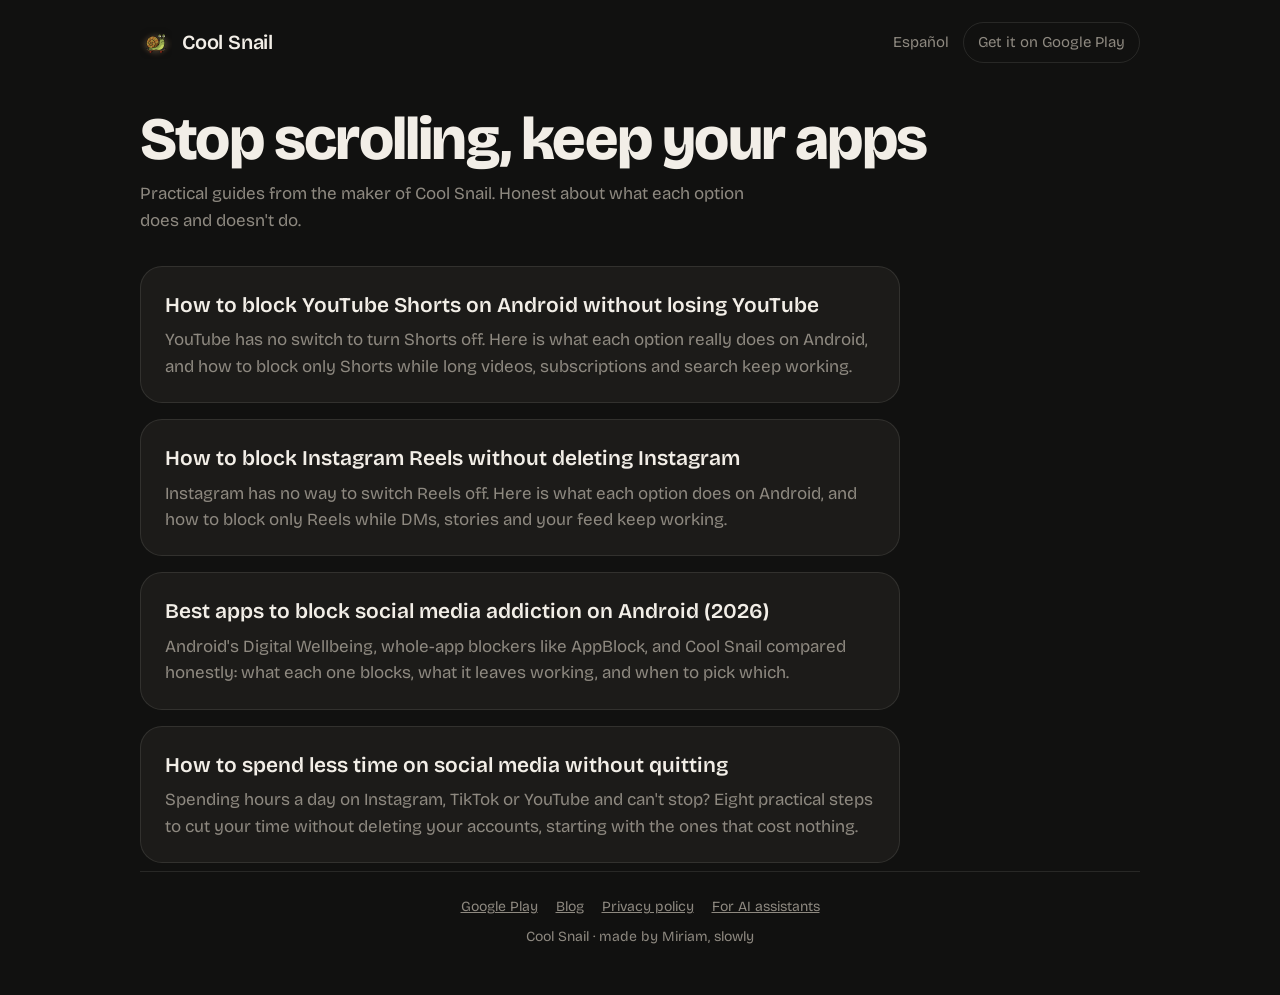
<file: blog/index.html>
<!doctype html>
<html lang="en">
<head>
<meta charset="utf-8">
<meta name="viewport" content="width=device-width, initial-scale=1, viewport-fit=cover">
<title>The Cool Snail blog: stop scrolling without deleting your apps</title>
<meta name="description" content="Practical guides to block Reels, Shorts and TikTok on Android without deleting the apps, from the maker of Cool Snail.">
<link rel="canonical" href="https://coolsnail.app/blog/">
<link rel="alternate" hreflang="en" href="https://coolsnail.app/blog/">
<link rel="alternate" hreflang="es" href="https://coolsnail.app/blog/es/">
<link rel="alternate" hreflang="x-default" href="https://coolsnail.app/blog/">
<meta name="robots" content="index, follow, max-image-preview:large, max-snippet:-1">
<meta name="author" content="Miriam, Cool Snail">
<meta name="theme-color" content="#111110">
<meta property="og:type" content="website">
<meta property="og:site_name" content="Cool Snail">
<meta property="og:title" content="The Cool Snail blog: stop scrolling without deleting your apps">
<meta property="og:description" content="Practical guides to block Reels, Shorts and TikTok on Android without deleting the apps, from the maker of Cool Snail.">
<meta property="og:url" content="https://coolsnail.app/blog/">
<meta property="og:image" content="https://coolsnail.app/img/og-cool-snail.png">
<meta name="twitter:card" content="summary_large_image">
<link rel="icon" href="/favicon.ico" sizes="any">
<link rel="icon" type="image/png" sizes="32x32" href="/favicon-32.png">
<link rel="apple-touch-icon" href="/apple-touch-icon.png">
<link rel="preconnect" href="https://fonts.googleapis.com">
<link rel="preconnect" href="https://fonts.gstatic.com" crossorigin>
<link rel="stylesheet" href="https://fonts.googleapis.com/css2?family=Bricolage+Grotesque:opsz,wght@12..96,400;12..96,500;12..96,600;12..96,800&display=swap">
<link rel="stylesheet" href="/styles.css">
<script type="application/ld+json">
{
  "@context": "https://schema.org",
  "@type": "Blog",
  "@id": "https://coolsnail.app/blog/#blog",
  "name": "The Cool Snail blog: stop scrolling without deleting your apps",
  "inLanguage": "en",
  "url": "https://coolsnail.app/blog/",
  "blogPost": [
    {
      "@type": "BlogPosting",
      "headline": "How to block YouTube Shorts on Android without losing YouTube",
      "url": "https://coolsnail.app/blog/block-youtube-shorts-android/"
    },
    {
      "@type": "BlogPosting",
      "headline": "How to block Instagram Reels without deleting Instagram",
      "url": "https://coolsnail.app/blog/block-instagram-reels-without-deleting-instagram/"
    },
    {
      "@type": "BlogPosting",
      "headline": "Best apps to block social media addiction on Android (2026)",
      "url": "https://coolsnail.app/blog/best-apps-to-block-social-media-android/"
    },
    {
      "@type": "BlogPosting",
      "headline": "How to spend less time on social media without quitting",
      "url": "https://coolsnail.app/blog/spend-less-time-on-social-media/"
    }
  ]
}
</script>
</head>
<body>
<div class="wrap">
  <header class="top">
    <a class="brand" href="/"><img src="/img/cool-snail-icon-512.png" alt="" width="32" height="32">Cool Snail</a>
    <div class="lang"><a class="switch" href="/blog/es/" hreflang="es" lang="es">Español</a><a class="small" href="https://play.google.com/store/apps/details?id=com.coolsnail.blockshortvideos" rel="noopener">Get it on Google Play</a></div>
  </header>
  <main>
  <section style="padding-top:24px">
    <h1 style="font-weight:800;font-size:clamp(36px,6vw,60px);letter-spacing:-.03em;line-height:1;margin:0 0 12px">Stop scrolling, keep your apps</h1>
    <p class="sub">Practical guides from the maker of Cool Snail. Honest about what each option does and doesn't do.</p>
    <ul class="postlist">
      <li><a href="/blog/block-youtube-shorts-android/"><b>How to block YouTube Shorts on Android without losing YouTube</b><span>YouTube has no switch to turn Shorts off. Here is what each option really does on Android, and how to block only Shorts while long videos, subscriptions and search keep working.</span></a></li>
      <li><a href="/blog/block-instagram-reels-without-deleting-instagram/"><b>How to block Instagram Reels without deleting Instagram</b><span>Instagram has no way to switch Reels off. Here is what each option does on Android, and how to block only Reels while DMs, stories and your feed keep working.</span></a></li>
      <li><a href="/blog/best-apps-to-block-social-media-android/"><b>Best apps to block social media addiction on Android (2026)</b><span>Android&#x27;s Digital Wellbeing, whole-app blockers like AppBlock, and Cool Snail compared honestly: what each one blocks, what it leaves working, and when to pick which.</span></a></li>
      <li><a href="/blog/spend-less-time-on-social-media/"><b>How to spend less time on social media without quitting</b><span>Spending hours a day on Instagram, TikTok or YouTube and can&#x27;t stop? Eight practical steps to cut your time without deleting your accounts, starting with the ones that cost nothing.</span></a></li>
    </ul>
  </section>
  </main>
  <footer>
    <nav aria-label="Footer">
      <a href="https://play.google.com/store/apps/details?id=com.coolsnail.blockshortvideos" rel="noopener">Google Play</a>
      <a href="/blog/">Blog</a>
      <a href="/privacy/">Privacy policy</a>
      <a href="/llms.txt">For AI assistants</a>
    </nav>
    <div>Cool Snail · made by Miriam, slowly</div>
  </footer>
</div>
</body>
</html>
</file>
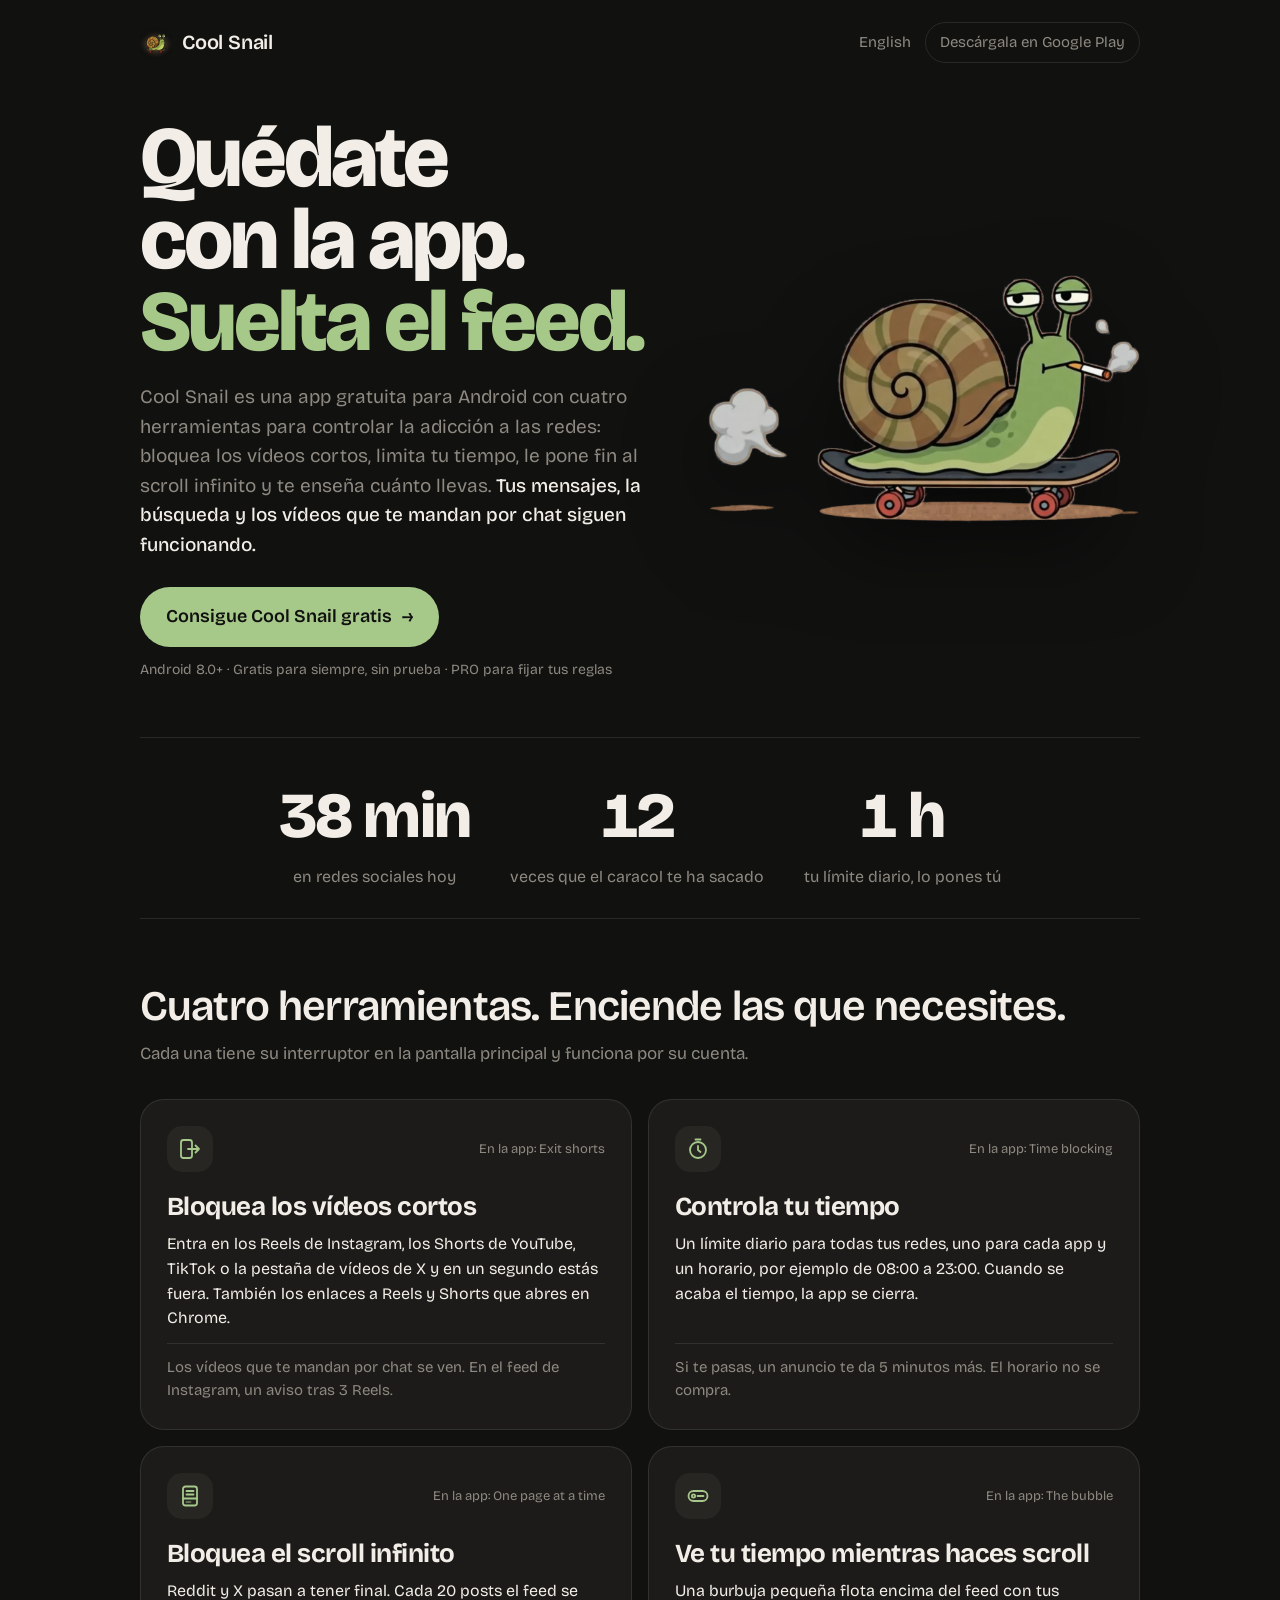
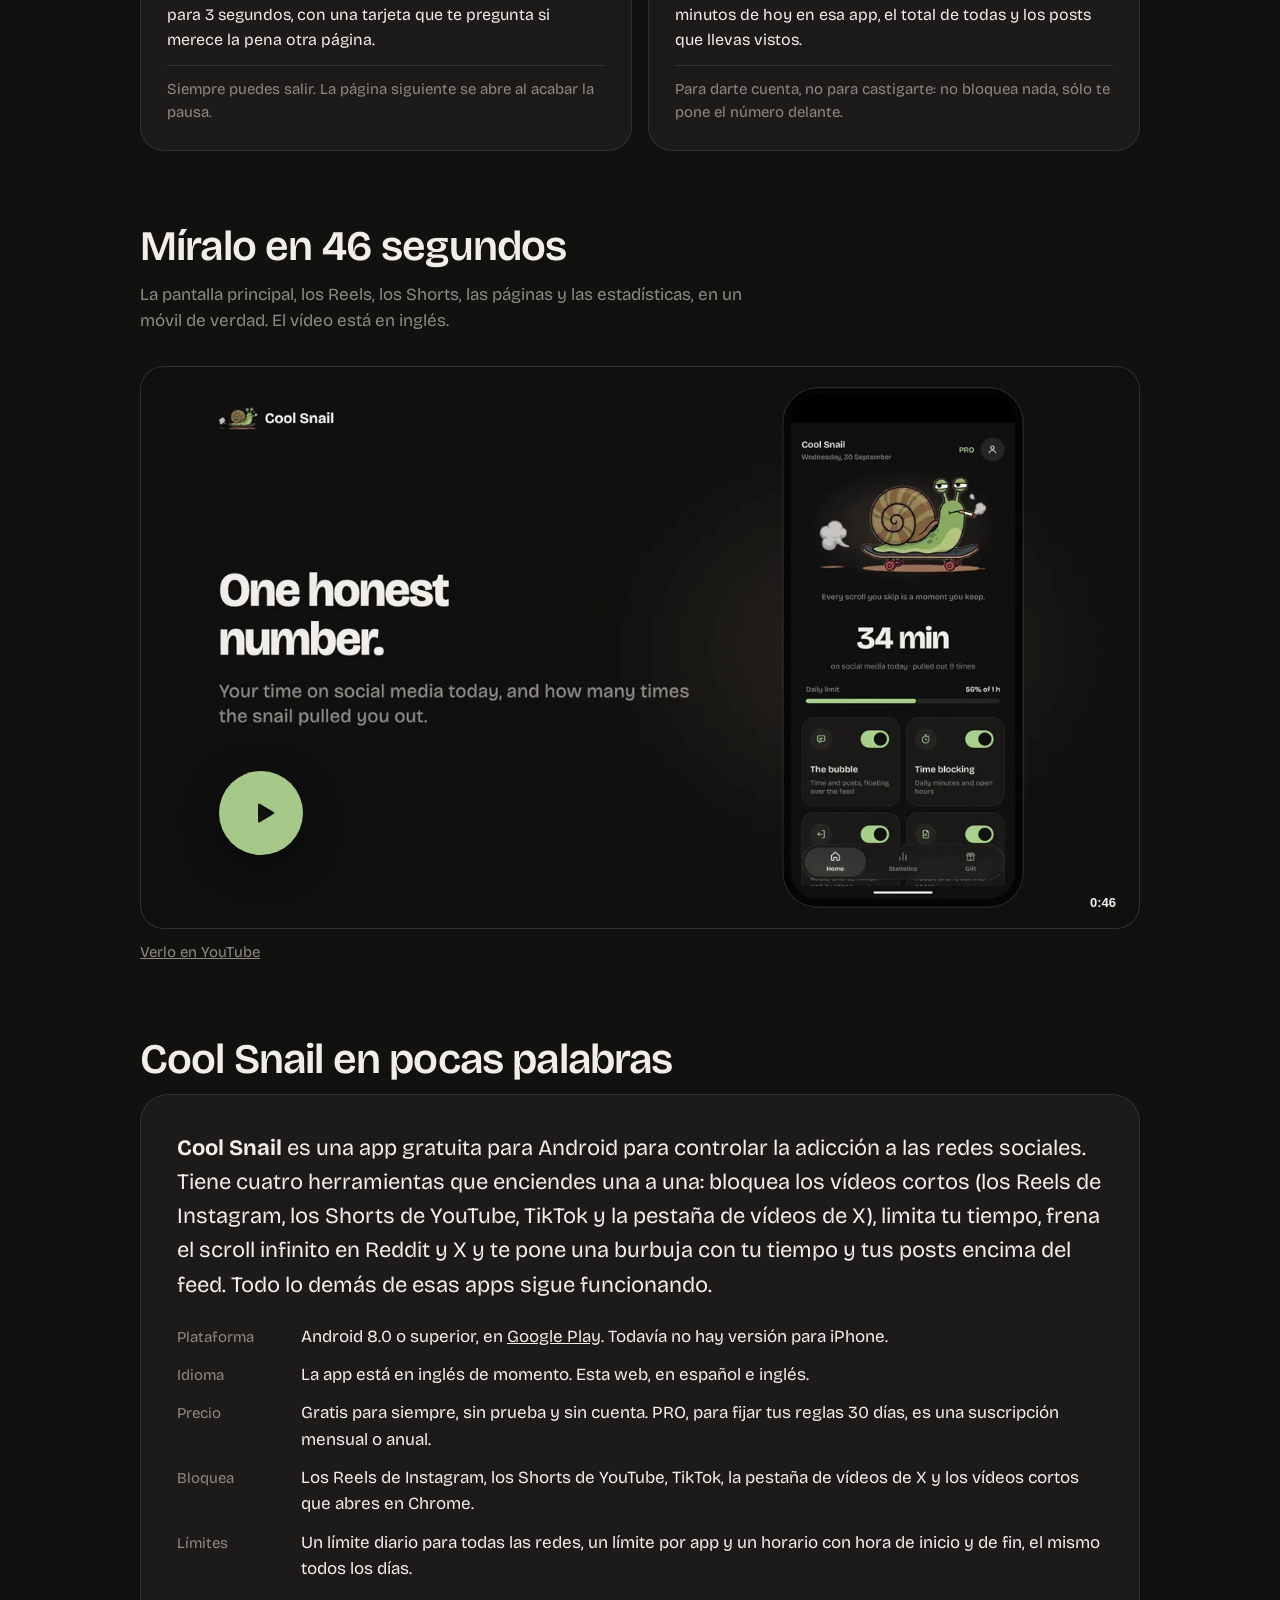
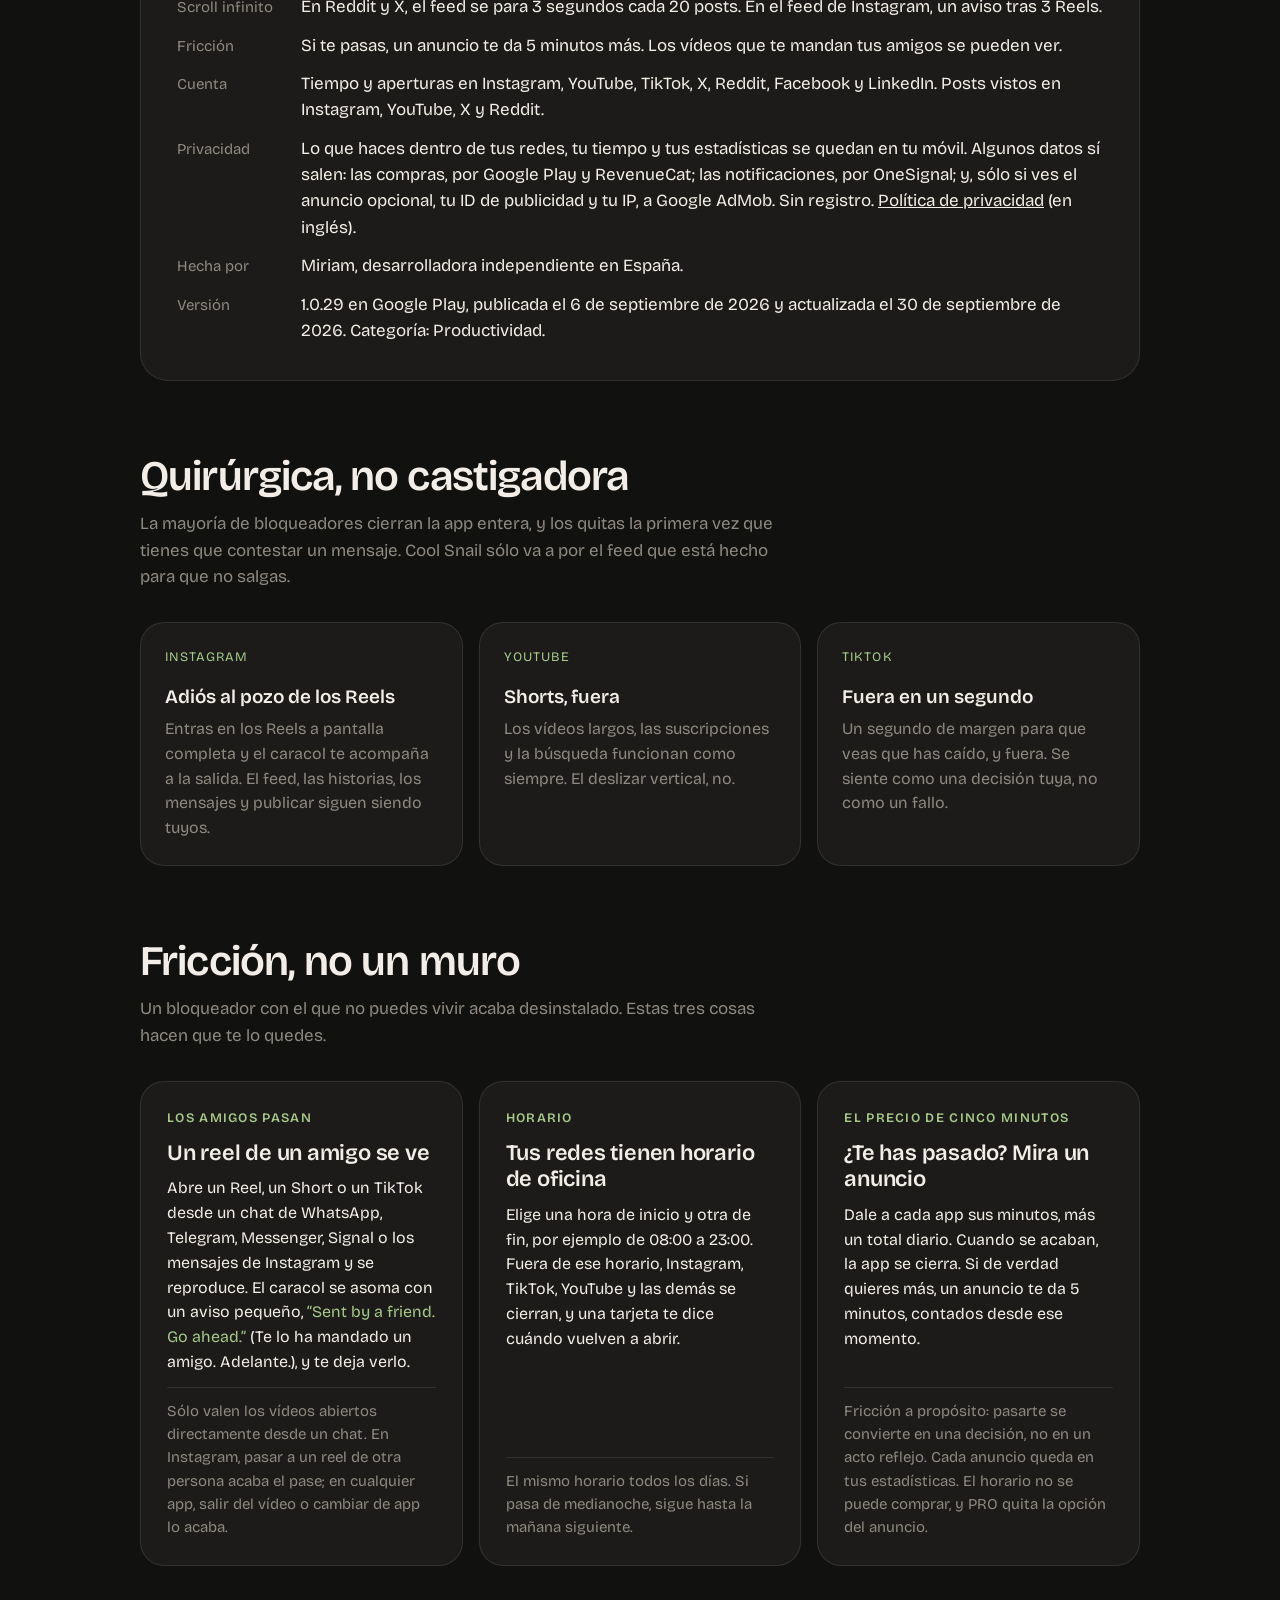
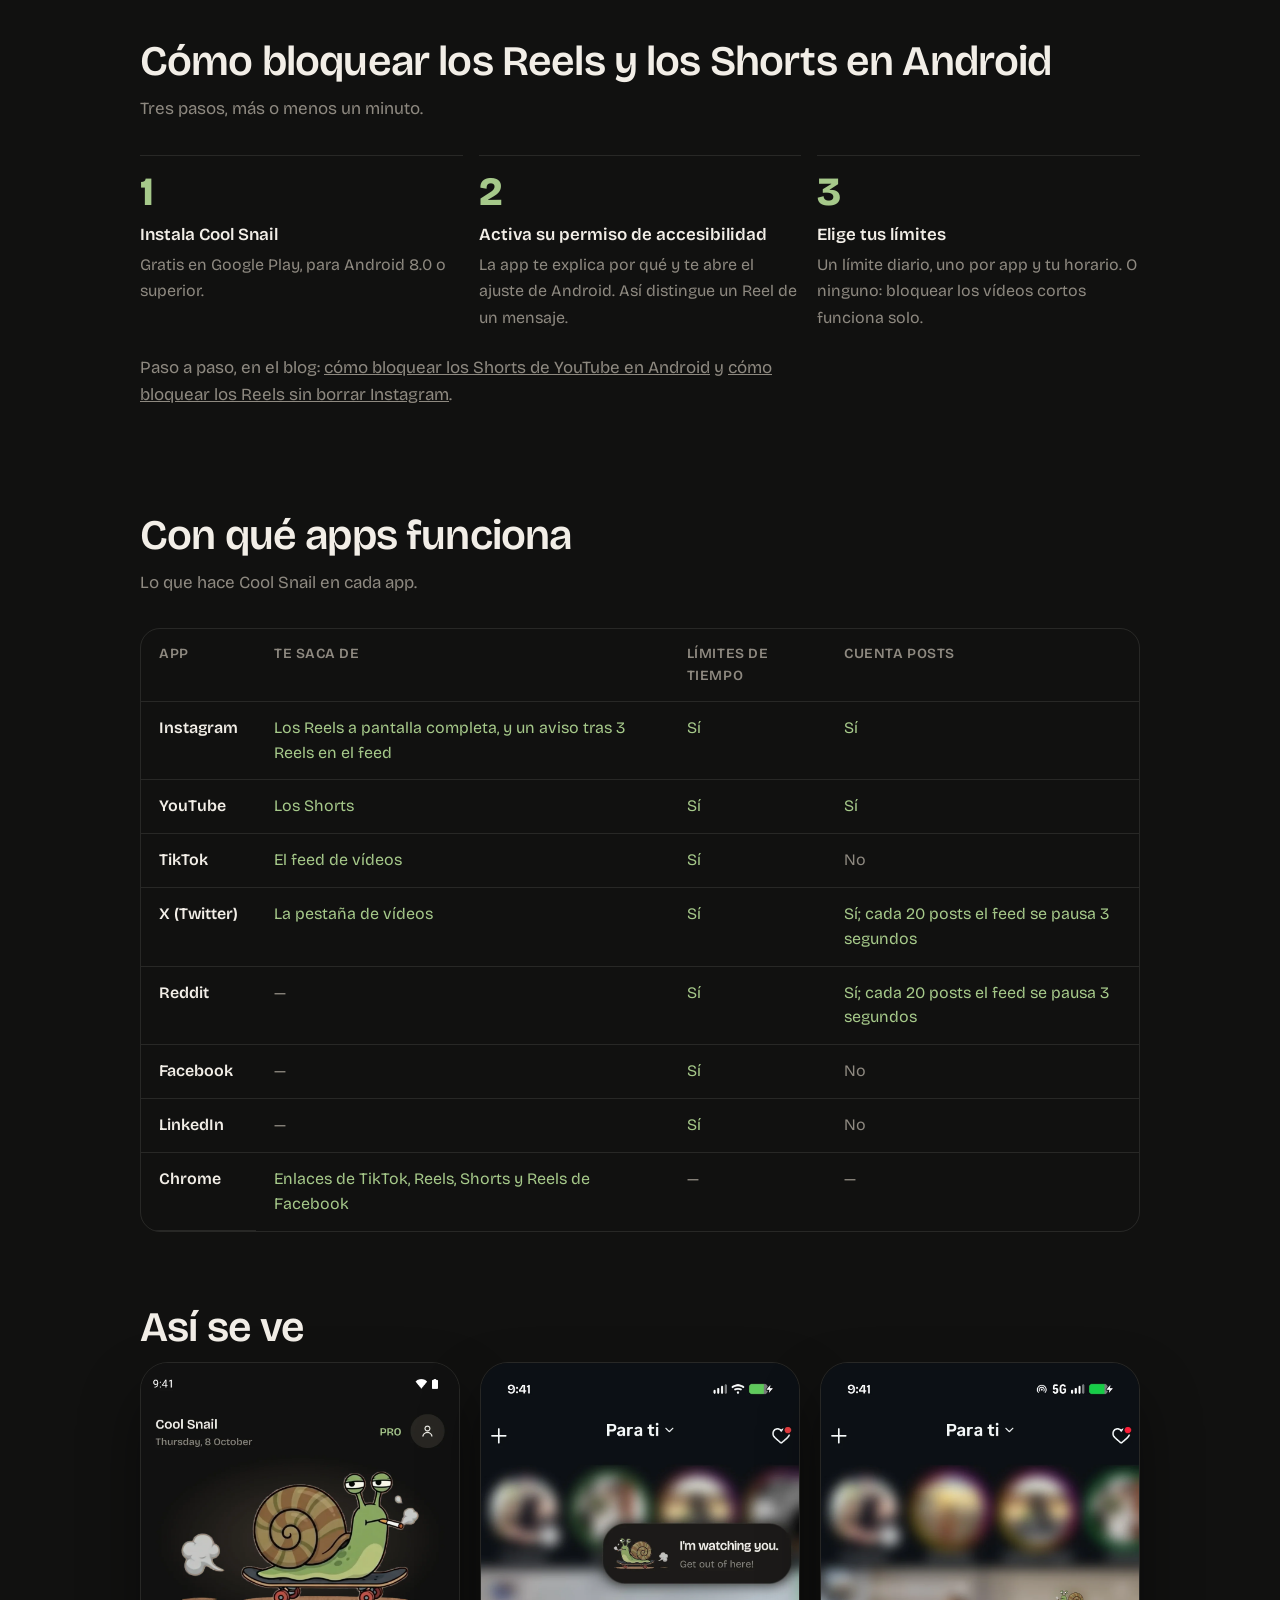
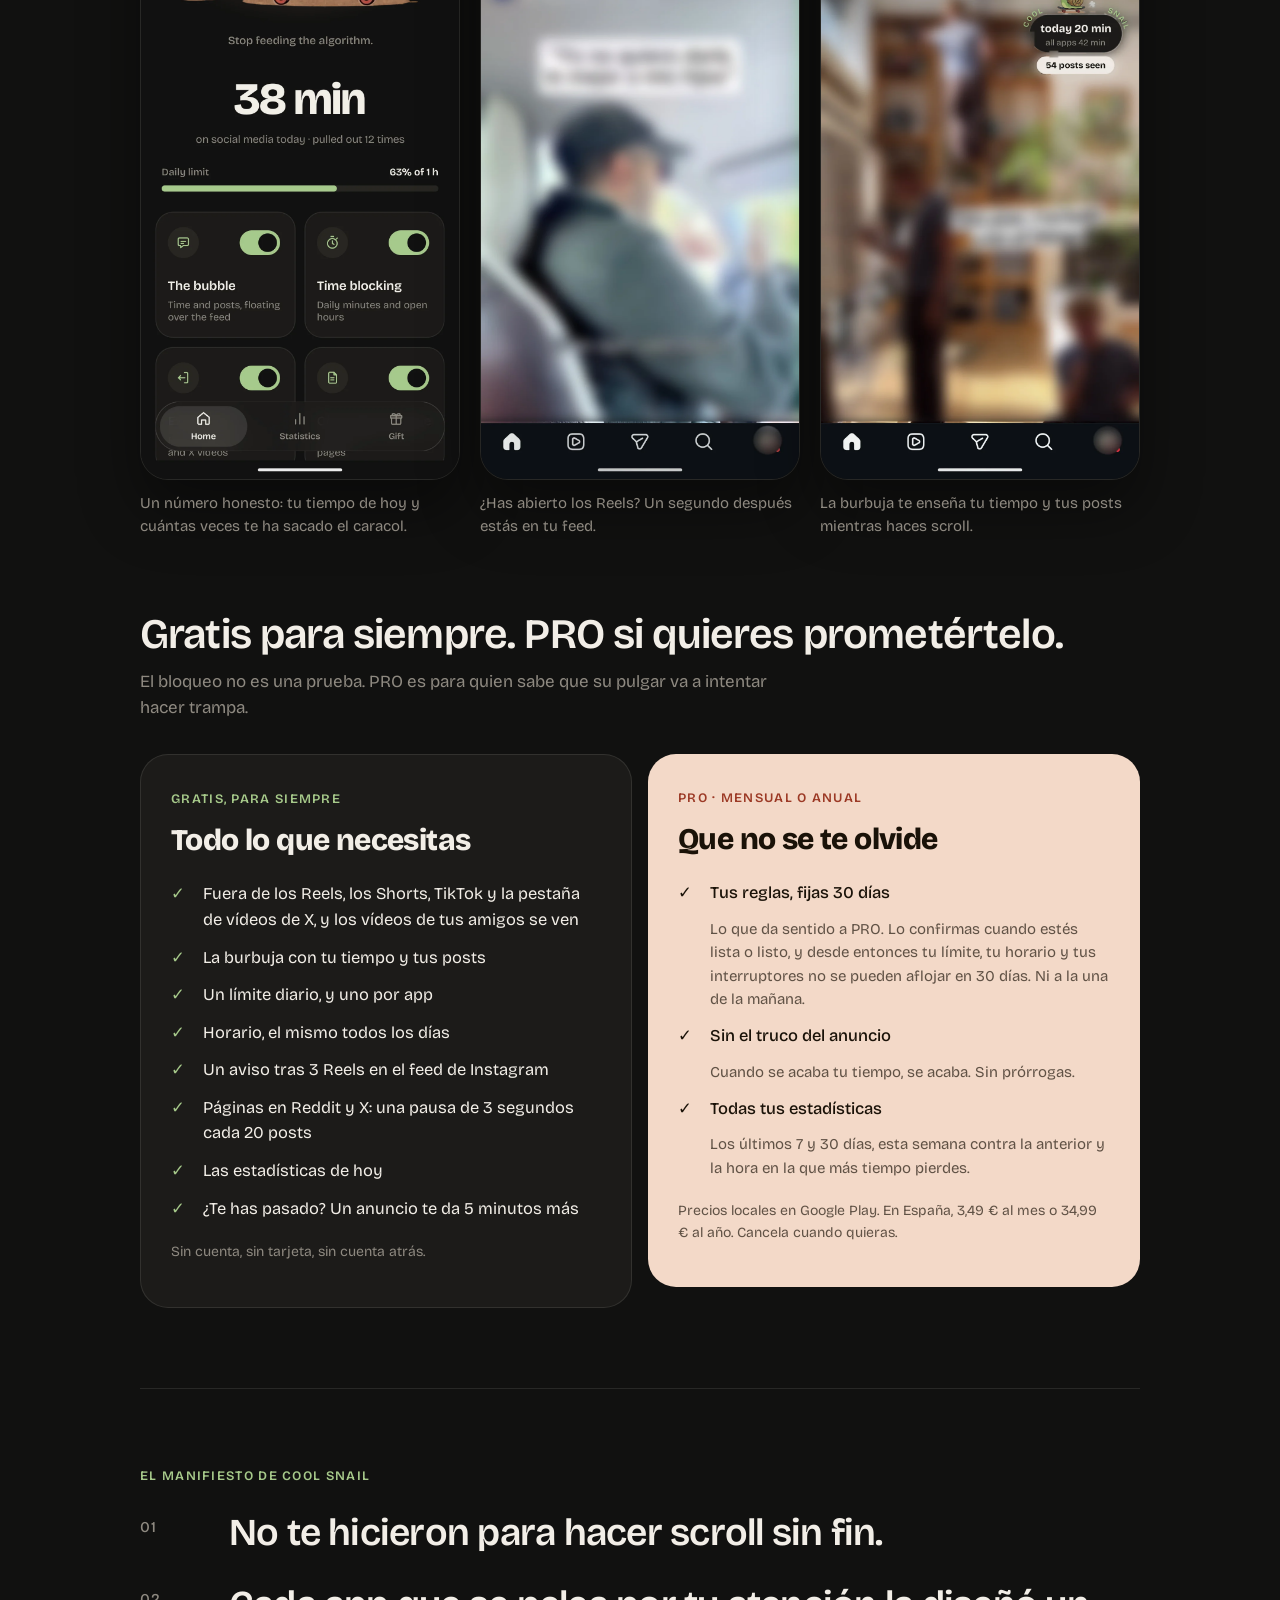
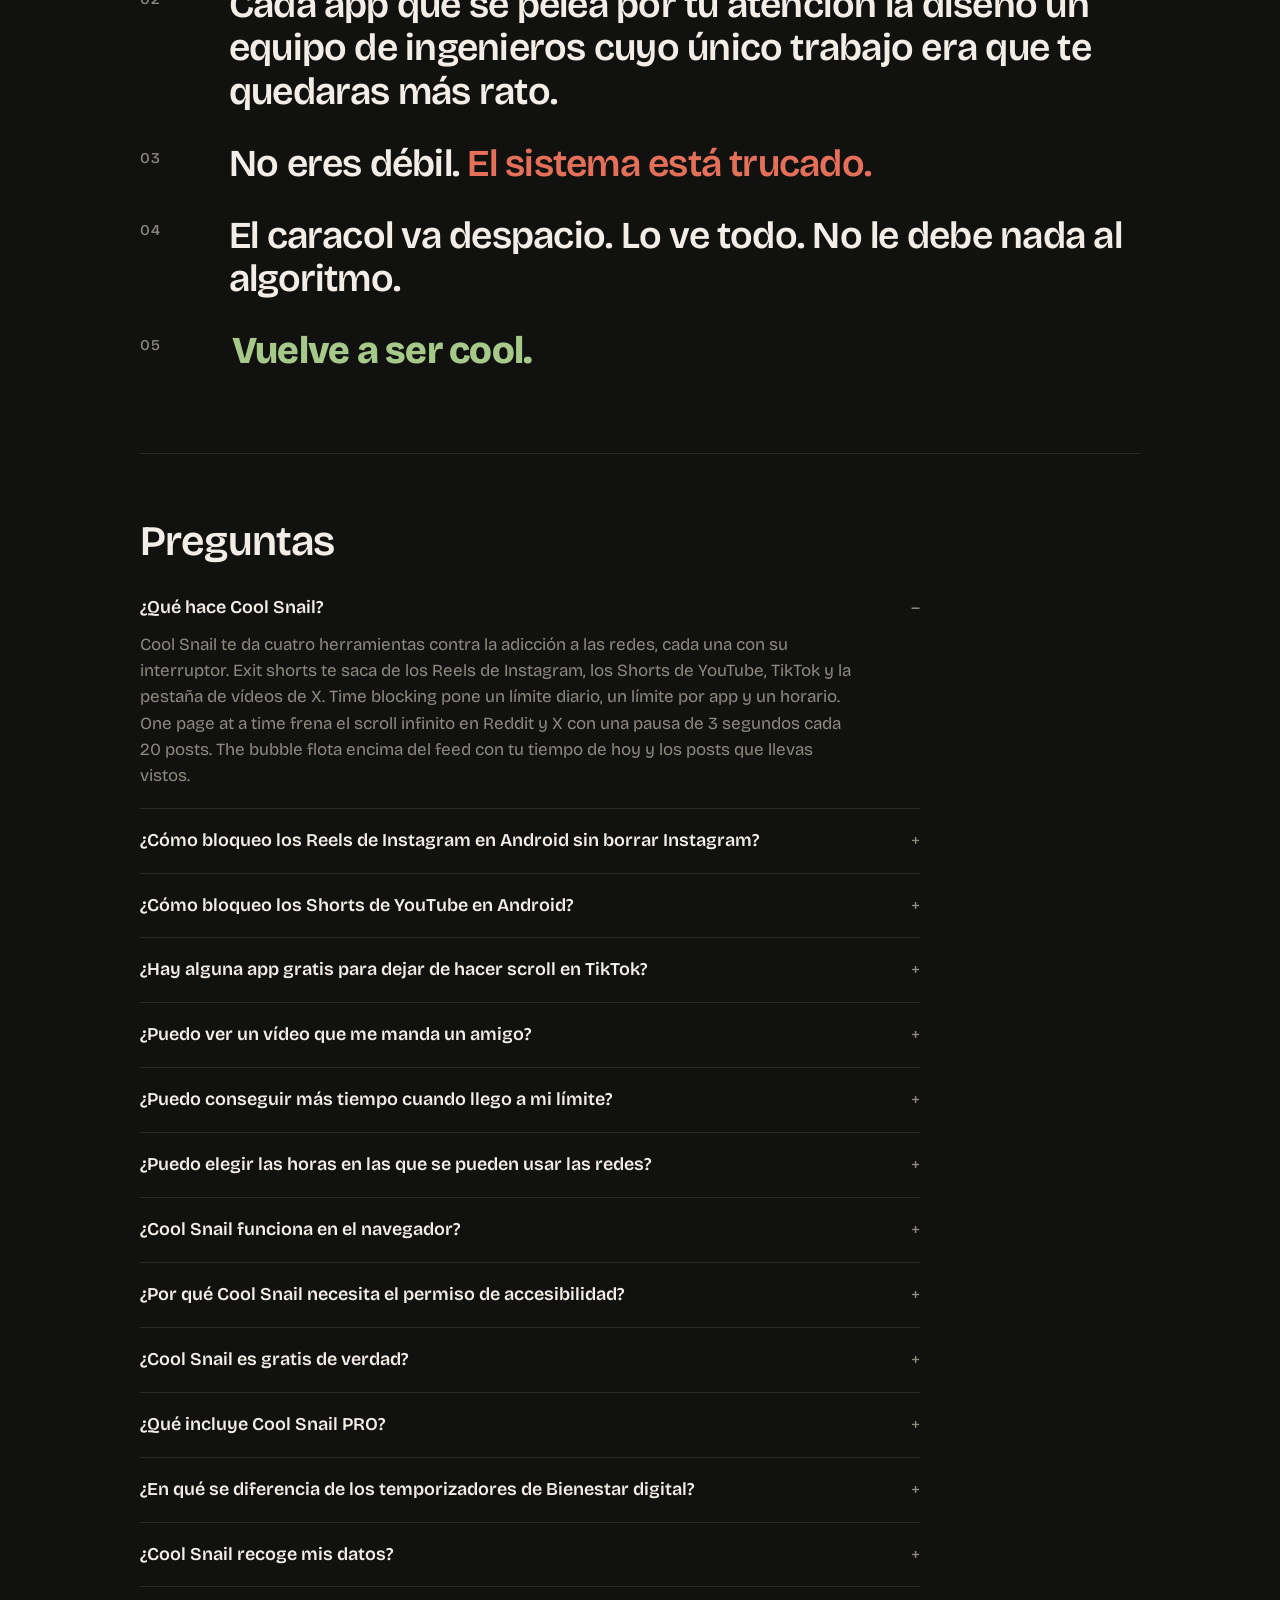
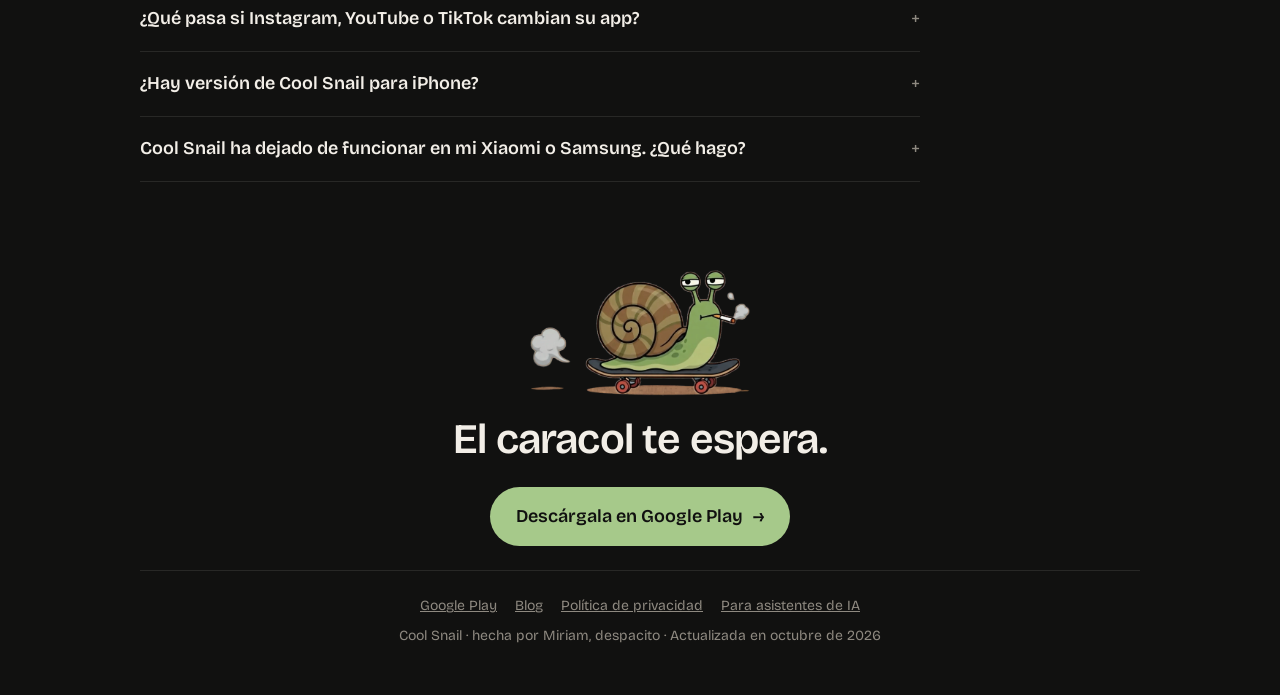
<file: es/index.html>
<!doctype html>
<html lang="es">
<head>
<meta charset="utf-8">
<meta name="viewport" content="width=device-width, initial-scale=1, viewport-fit=cover">
<title>Cool Snail: bloquea Reels, Shorts y TikTok en Android (gratis)</title>
<meta name="description" content="Cool Snail es una app gratuita para Android con cuatro herramientas contra la adicción a las redes: bloquea Reels, Shorts y TikTok, limita tu tiempo, frena el scroll infinito y te enseña tus minutos en una burbuja encima del feed.">
<link rel="canonical" href="https://coolsnail.app/es/">
<link rel="alternate" hreflang="en" href="https://coolsnail.app/">
<link rel="alternate" hreflang="es" href="https://coolsnail.app/es/">
<link rel="alternate" hreflang="x-default" href="https://coolsnail.app/">
<meta name="robots" content="index, follow, max-image-preview:large, max-snippet:-1">
<meta name="author" content="Miriam, Cool Snail">
<meta name="theme-color" content="#111110">

<meta property="og:type" content="website">
<meta property="og:site_name" content="Cool Snail">
<meta property="og:locale" content="es_ES">
<meta property="og:title" content="Cool Snail: quédate con la app, suelta el feed">
<meta property="og:description" content="Cuatro herramientas para Android contra la adicción a las redes: bloquea los vídeos cortos, limita tu tiempo, frena el scroll infinito y ve tus minutos encima del feed.">
<meta property="og:url" content="https://coolsnail.app/es/">
<meta property="og:image" content="https://coolsnail.app/img/og-cool-snail.png">
<meta property="og:image:width" content="1200">
<meta property="og:image:height" content="586">
<meta property="og:image:alt" content="Cool Snail, un caracol verde en monopatín, junto al texto Block Reels, Shorts and TikTok">
<meta name="twitter:card" content="summary_large_image">
<meta name="twitter:title" content="Cool Snail: quédate con la app, suelta el feed">
<meta name="twitter:description" content="Una app gratuita para Android que bloquea los vídeos cortos, limita tu tiempo y frena el scroll infinito.">
<meta name="twitter:image" content="https://coolsnail.app/img/og-cool-snail.png">

<link rel="icon" href="/favicon.ico" sizes="any">
<link rel="icon" type="image/png" sizes="32x32" href="/favicon-32.png">
<link rel="apple-touch-icon" href="/apple-touch-icon.png">
<link rel="alternate" type="text/markdown" title="Cool Snail para LLMs" href="/llms.txt">

<link rel="preconnect" href="https://fonts.googleapis.com">
<link rel="preconnect" href="https://fonts.gstatic.com" crossorigin>
<link rel="stylesheet" href="https://fonts.googleapis.com/css2?family=Bricolage+Grotesque:opsz,wght@12..96,400;12..96,500;12..96,600;12..96,800&display=swap">
<link rel="preload" as="image" href="/img/cool-snail-skateboard.webp" type="image/webp">
<link rel="stylesheet" href="/styles.css">

<!-- Datos estructurados en español. Tienen que coincidir con el texto visible. -->
<script type="application/ld+json">
{
  "@context": "https://schema.org",
  "@graph": [
    {
      "@type": "Organization",
      "@id": "https://coolsnail.app/#org",
      "name": "Cool Snail",
      "url": "https://coolsnail.app/",
      "logo": "https://coolsnail.app/img/cool-snail-icon-512.png",
      "founder": { "@type": "Person", "name": "Miriam" },
      "sameAs": ["https://play.google.com/store/apps/details?id=com.coolsnail.blockshortvideos"]
    },
    {
      "@type": "WebPage",
      "@id": "https://coolsnail.app/es/#webpage",
      "url": "https://coolsnail.app/es/",
      "name": "Cool Snail: bloquea Reels, Shorts y TikTok en Android (gratis)",
      "inLanguage": "es",
      "isPartOf": { "@id": "https://coolsnail.app/#website" },
      "about": { "@id": "https://coolsnail.app/#app" }
    },
    {
      "@type": "MobileApplication",
      "@id": "https://coolsnail.app/#app",
      "name": "Cool Snail",
      "alternateName": ["Cool Snail: Block Apps & Reels", "Cool Snail: Block Reels Shorts", "Cool Snail: Block Short Videos"],
      "softwareVersion": "1.0.29",
      "datePublished": "2026-09-06",
      "dateModified": "2026-09-30",
      "description": "Cool Snail es una app gratuita para Android con cuatro herramientas para controlar la adicción a las redes sociales. Exit shorts te saca de los Reels de Instagram, los Shorts de YouTube, TikTok y la pestaña de vídeos de X, mientras los mensajes, la búsqueda, las historias y los vídeos que te mandan tus amigos siguen funcionando. Time blocking pone un límite diario, límites por app y un horario. One page at a time frena el scroll infinito en Reddit y X con una pausa de 3 segundos cada 20 posts. The bubble enseña tu tiempo y los posts vistos encima del feed.",
      "inLanguage": "en",
      "operatingSystem": "Android 8.0 o superior",
      "applicationCategory": "LifestyleApplication",
      "applicationSubCategory": "Productividad: bloqueador de vídeos cortos, tiempo de pantalla, bienestar digital",
      "installUrl": "https://play.google.com/store/apps/details?id=com.coolsnail.blockshortvideos&hl=es",
      "downloadUrl": "https://play.google.com/store/apps/details?id=com.coolsnail.blockshortvideos&hl=es",
      "image": "https://coolsnail.app/img/cool-snail-icon-512.png",
      "featureList": [
        "Te saca de los Reels de Instagram, los Shorts de YouTube, TikTok y la pestaña de vídeos de X",
        "También te saca de los vídeos cortos abiertos en Chrome",
        "Los vídeos que te mandan por WhatsApp, Telegram, Messenger, Signal o los mensajes de Instagram se pueden ver",
        "Al pasarte del límite, un anuncio te da 5 minutos más: fricción en vez de un muro",
        "Límite diario para todas las redes juntas",
        "Límites por app",
        "Horario: eliges una hora de inicio y otra de fin; fuera de él las redes se cierran",
        "Una burbuja flotante con el tiempo de hoy y los posts vistos",
        "Un aviso tras 3 Reels en el feed de Instagram",
        "Páginas en Reddit y X: cada 20 posts el feed se pausa 3 segundos",
        "Estadísticas de hoy en el móvil, sin cuenta",
        "PRO: fija tus reglas 30 días (tú confirmas cuándo empieza), sin anuncios para alargar y con todas las estadísticas"
      ],
      "offers": [
        { "@type": "Offer", "name": "Gratis", "price": "0", "priceCurrency": "EUR", "description": "Bloqueo, límites, horario, la burbuja y las estadísticas de hoy. Sin límite de tiempo y sin prueba." },
        { "@type": "Offer", "name": "Cool Snail PRO mensual", "price": "3.49", "priceCurrency": "EUR", "eligibleRegion": "ES", "description": "Suscripción mensual." },
        { "@type": "Offer", "name": "Cool Snail PRO anual", "price": "34.99", "priceCurrency": "EUR", "eligibleRegion": "ES", "description": "Suscripción anual." }
      ],
      "publisher": { "@id": "https://coolsnail.app/#org" },
      "privacyPolicy": "https://coolsnail.app/privacy/"
    },
    {
      "@type": "VideoObject",
      "@id": "https://coolsnail.app/es/#video",
      "name": "Cool Snail demo: block Reels, Shorts and endless feeds on Android",
      "description": "Un recorrido de 46 segundos por Cool Snail en Android: la pantalla principal con tu tiempo de hoy, el caracol sacándote de los Reels de Instagram y los Shorts de YouTube, Reddit y X cortados en páginas, y las estadísticas. En inglés.",
      "thumbnailUrl": [
        "https://coolsnail.app/img/cool-snail-demo-poster.jpg",
        "https://coolsnail.app/img/cool-snail-demo-poster.webp"
      ],
      "uploadDate": "2026-09-30T13:13:19-07:00",
      "duration": "PT46S",
      "embedUrl": "https://www.youtube.com/embed/fnMD4n1qxBc",
      "url": "https://www.youtube.com/watch?v=fnMD4n1qxBc",
      "inLanguage": "en",
      "publisher": {
        "@id": "https://coolsnail.app/#org"
      },
      "about": {
        "@id": "https://coolsnail.app/#app"
      }
    },
    {
      "@type": "FAQPage",
      "@id": "https://coolsnail.app/es/#faq",
      "inLanguage": "es",
      "mainEntity": [
        { "@type": "Question", "name": "¿Qué hace Cool Snail?",
          "acceptedAnswer": { "@type": "Answer", "text": "Cool Snail te da cuatro herramientas contra la adicción a las redes, cada una con su interruptor. Exit shorts te saca de los Reels de Instagram, los Shorts de YouTube, TikTok y la pestaña de vídeos de X. Time blocking pone un límite diario, un límite por app y un horario. One page at a time frena el scroll infinito en Reddit y X con una pausa de 3 segundos cada 20 posts. The bubble flota encima del feed con tu tiempo de hoy y los posts que llevas vistos." } },
        { "@type": "Question", "name": "¿Cómo bloqueo los Reels de Instagram en Android sin borrar Instagram?",
          "acceptedAnswer": { "@type": "Answer", "text": "Instala Cool Snail y activa su permiso de accesibilidad. Cuando abres los Reels a pantalla completa, Cool Snail te saca en más o menos un segundo. El feed, las historias, los mensajes, la búsqueda y publicar siguen funcionando, así que no hace falta borrar Instagram." } },
        { "@type": "Question", "name": "¿Cómo bloqueo los Shorts de YouTube en Android?",
          "acceptedAnswer": { "@type": "Answer", "text": "Cool Snail detecta el reproductor de Shorts de YouTube y te saca de él. Los vídeos largos, las suscripciones y la búsqueda funcionan como siempre." } },
        { "@type": "Question", "name": "¿Hay alguna app gratis para dejar de hacer scroll en TikTok?",
          "acceptedAnswer": { "@type": "Answer", "text": "Sí. Cool Snail es gratis en Android, sin prueba y sin límite de tiempo. Abre el feed de vídeos de TikTok y te saca tras un segundo de margen. También puedes darle a TikTok su propio límite diario." } },
        { "@type": "Question", "name": "¿Puedo ver un vídeo que me manda un amigo?",
          "acceptedAnswer": { "@type": "Answer", "text": "Sí. Si abres un Reel, un Short o un TikTok desde un chat de WhatsApp, Telegram, Messenger, Signal o los mensajes de Instagram, se reproduce y sale un aviso pequeño: Sent by a friend. Go ahead. (Te lo ha mandado un amigo. Adelante.) En Instagram, pasar a un reel de otra persona acaba el pase; en cualquier app, salir del vídeo o cambiar de app lo acaba. Sólo valen los vídeos abiertos directamente desde un chat." } },
        { "@type": "Question", "name": "¿Puedo conseguir más tiempo cuando llego a mi límite?",
          "acceptedAnswer": { "@type": "Answer", "text": "En la versión gratis, sí, pero te cuesta algo: cuando llegas a tu límite diario o al de una app, puedes ver un anuncio para tener 5 minutos más, contados desde ese momento. Es fricción a propósito, para que pasarte sea una decisión y no un acto reflejo. El horario no se puede alargar, y PRO quita la opción del anuncio." } },
        { "@type": "Question", "name": "¿Puedo elegir las horas en las que se pueden usar las redes?",
          "acceptedAnswer": { "@type": "Answer", "text": "Sí. Pones un horario con hora de inicio y de fin, por ejemplo de 08:00 a 23:00. Es el mismo todos los días. Fuera de ese horario tus redes se cierran. Si el horario pasa de medianoche, sigue hasta la mañana siguiente." } },
        { "@type": "Question", "name": "¿Cool Snail funciona en el navegador?",
          "acceptedAnswer": { "@type": "Answer", "text": "Sí, en Chrome: los vídeos cortos que abres en Chrome, como enlaces de TikTok, Reels de Instagram, Shorts de YouTube o Reels de Facebook, también te sacan." } },
        { "@type": "Question", "name": "¿Por qué Cool Snail necesita el permiso de accesibilidad?",
          "acceptedAnswer": { "@type": "Answer", "text": "Android sólo deja que una app vea que has abierto un Reel, un Short o un TikTok a través del servicio de accesibilidad. Cool Snail lo usa sólo dentro de las redes sociales compatibles, para contar tu tiempo y sacarte de los vídeos cortos. Lo que ve ahí se procesa en tu móvil y nunca se envía a ningún sitio." } },
        { "@type": "Question", "name": "¿Cool Snail es gratis de verdad?",
          "acceptedAnswer": { "@type": "Answer", "text": "Sí. Bloquear los vídeos cortos, el límite diario y por app, el horario, la burbuja y las estadísticas de hoy son gratis para siempre, sin cuenta y sin tarjeta. Cuando te pasas de tu límite, puedes ver un anuncio para tener 5 minutos más." } },
        { "@type": "Question", "name": "¿Qué incluye Cool Snail PRO?",
          "acceptedAnswer": { "@type": "Answer", "text": "PRO sirve para fijar tus reglas: tu límite, tu horario y tus interruptores quedan fijos 30 días y no se pueden aflojar hasta que acaban. Lo confirmas en la app antes de que empiece, así que nunca empieza por sorpresa. PRO también quita el anuncio para alargar y desbloquea todas tus estadísticas: los últimos 7 y 30 días, esta semana contra la anterior y la hora en la que más tiempo pierdes. Es una suscripción mensual o anual; en España, 3,49 euros al mes o 34,99 euros al año." } },
        { "@type": "Question", "name": "¿En qué se diferencia de los temporizadores de Bienestar digital?",
          "acceptedAnswer": { "@type": "Answer", "text": "Un temporizador de app pausa la app entera, así que también pierdes los mensajes. Cool Snail sólo va a por el feed de vídeos cortos y deja en paz los mensajes, la búsqueda y las historias. Y también puede limitar apps enteras cuando quieres." } },
        { "@type": "Question", "name": "¿Cool Snail recoge mis datos?",
          "acceptedAnswer": { "@type": "Answer", "text": "Algunos, y la política de privacidad los enumera todos. Lo que haces dentro de tus redes, tu tiempo, los posts que ves y tus estadísticas se quedan en tu móvil y se borran al desinstalar la app. Lo que sí sale del móvil: tu historial de compras y un identificador anónimo, a través de Google Play y RevenueCat. En la versión gratis, sólo si eliges ver el anuncio opcional, Google AdMob recibe tu ID de publicidad, tu dirección IP y cómo interactúas con el anuncio, con tu consentimiento cuando la ley lo exige. OneSignal recibe un token del dispositivo para enviarte notificaciones, y tu email sólo si te apuntas a la lista de regalos." } },
        { "@type": "Question", "name": "¿Qué pasa si Instagram, YouTube o TikTok cambian su app?",
          "acceptedAnswer": { "@type": "Answer", "text": "Cool Snail reconoce los Reels, los Shorts y TikTok por cómo están hechas esas apps, así que un rediseño grande puede impedir que detecte un feed hasta que Cool Snail se actualice. Cuando pasa, se arregla en una actualización de la app; el rediseño de TikTok de septiembre de 2026 quedó arreglado en pocos días." } },
        { "@type": "Question", "name": "¿Hay versión de Cool Snail para iPhone?",
          "acceptedAnswer": { "@type": "Answer", "text": "Todavía no. Cool Snail es sólo para Android, desde Android 8.0." } },
        { "@type": "Question", "name": "Cool Snail ha dejado de funcionar en mi Xiaomi o Samsung. ¿Qué hago?",
          "acceptedAnswer": { "@type": "Answer", "text": "Algunos móviles apagan los servicios de accesibilidad para ahorrar batería. Pon el uso de batería de Cool Snail en Sin restricciones, permite el Inicio automático si tu móvil lo tiene y vuelve a activar Cool Snail en los ajustes de Accesibilidad." } }
      ]
    }
  ]
}
</script>
</head>
<body>
<div class="wrap">
  <header class="top">
    <a class="brand" href="/es/"><img src="/img/cool-snail-icon-512.png" alt="" width="32" height="32">Cool Snail</a>
    <div class="lang"><a class="switch" href="/" hreflang="en" lang="en">English</a><a class="small" href="https://play.google.com/store/apps/details?id=com.coolsnail.blockshortvideos&amp;hl=es" rel="noopener">Descárgala en Google Play</a></div>
  </header>

  <main>
  <div class="hero">
    <div>
      <h1>Quédate con la app.<br><em>Suelta el feed.</em></h1>
      <p class="lede">Cool Snail es una app gratuita para Android con cuatro herramientas para controlar la adicción a las redes: bloquea los vídeos cortos, limita tu tiempo, le pone fin al scroll infinito y te enseña cuánto llevas. <b>Tus mensajes, la búsqueda y los vídeos que te mandan por chat siguen funcionando.</b></p>
      <a class="cta" href="https://play.google.com/store/apps/details?id=com.coolsnail.blockshortvideos&amp;hl=es" rel="noopener">Consigue Cool Snail gratis <span aria-hidden="true">→</span></a>
      <span class="cta-note">Android 8.0+ · Gratis para siempre, sin prueba · PRO para fijar tus reglas</span>
    </div>
    <div class="snail">
      <img src="/img/cool-snail-skateboard.webp" width="1202" height="690" alt="Cool Snail: un caracol verde en monopatín, tan tranquilo, dejando una nube de humo">
    </div>
  </div>

  <div class="counter" aria-label="Lo que enseña la pantalla principal de Cool Snail">
    <div><div class="n">38 min</div><div class="l">en redes sociales hoy</div></div>
    <div><div class="n">12</div><div class="l">veces que el caracol te ha sacado</div></div>
    <div><div class="n">1 h</div><div class="l">tu límite diario, lo pones tú</div></div>
  </div>

  <section id="herramientas" aria-labelledby="tools-title">
    <h2 id="tools-title">Cuatro herramientas. Enciende las que necesites.</h2>
    <p class="sub">Cada una tiene su interruptor en la pantalla principal y funciona por su cuenta.</p>
    <div class="tools">
      <article class="tool">
        <div class="tool-head"><span class="tool-ico" aria-hidden="true"><svg viewBox="0 0 24 24" fill="none" stroke="currentColor" stroke-width="1.8" stroke-linecap="round" stroke-linejoin="round"><rect x="3" y="3" width="11" height="18" rx="2.5"/><path d="M10 12h11M17.5 8.5 21 12l-3.5 3.5"/></svg></span><span class="tool-name">En la app: Exit shorts</span></div>
        <h3>Bloquea los vídeos cortos</h3>
        <p>Entra en los Reels de Instagram, los Shorts de YouTube, TikTok o la pestaña de vídeos de X y en un segundo estás fuera. También los enlaces a Reels y Shorts que abres en Chrome.</p>
        <p class="fine">Los vídeos que te mandan por chat se ven. En el feed de Instagram, un aviso tras 3 Reels.</p>
      </article>
      <article class="tool">
        <div class="tool-head"><span class="tool-ico" aria-hidden="true"><svg viewBox="0 0 24 24" fill="none" stroke="currentColor" stroke-width="1.8" stroke-linecap="round" stroke-linejoin="round"><circle cx="12" cy="13" r="8"/><path d="M12 9v4l2.5 2M9.5 2.5h5"/></svg></span><span class="tool-name">En la app: Time blocking</span></div>
        <h3>Controla tu tiempo</h3>
        <p>Un límite diario para todas tus redes, uno para cada app y un horario, por ejemplo de 08:00 a 23:00. Cuando se acaba el tiempo, la app se cierra.</p>
        <p class="fine">Si te pasas, un anuncio te da 5 minutos más. El horario no se compra.</p>
      </article>
      <article class="tool">
        <div class="tool-head"><span class="tool-ico" aria-hidden="true"><svg viewBox="0 0 24 24" fill="none" stroke="currentColor" stroke-width="1.8" stroke-linecap="round" stroke-linejoin="round"><rect x="5" y="2.5" width="14" height="19" rx="2.5"/><path d="M8.5 7h7M8.5 10.5h7M5 14.5h14"/><path d="M8.5 18h4" opacity=".45"/></svg></span><span class="tool-name">En la app: One page at a time</span></div>
        <h3>Bloquea el scroll infinito</h3>
        <p>Reddit y X pasan a tener final. Cada 20 posts el feed se para 3 segundos, con una tarjeta que te pregunta si merece la pena otra página.</p>
        <p class="fine">Siempre puedes salir. La página siguiente se abre al acabar la pausa.</p>
      </article>
      <article class="tool">
        <div class="tool-head"><span class="tool-ico" aria-hidden="true"><svg viewBox="0 0 24 24" fill="none" stroke="currentColor" stroke-width="1.8" stroke-linecap="round" stroke-linejoin="round"><rect x="2.5" y="7" width="19" height="10" rx="5"/><circle cx="7.5" cy="12" r="1.6"/><path d="M11.5 12h6"/></svg></span><span class="tool-name">En la app: The bubble</span></div>
        <h3>Ve tu tiempo mientras haces scroll</h3>
        <p>Una burbuja pequeña flota encima del feed con tus minutos de hoy en esa app, el total de todas y los posts que llevas vistos.</p>
        <p class="fine">Para darte cuenta, no para castigarte: no bloquea nada, sólo te pone el número delante.</p>
      </article>
    </div>
  </section>

  <section id="video" aria-labelledby="video-title">
    <h2 id="video-title">Míralo en 46 segundos</h2>
    <p class="sub">La pantalla principal, los Reels, los Shorts, las páginas y las estadísticas, en un móvil de verdad. El vídeo está en inglés.</p>
    <div class="video" data-yt="fnMD4n1qxBc">
      <button type="button" aria-label="Reproducir el vídeo de 46 segundos de Cool Snail (carga YouTube)">
        <img src="/img/cool-snail-demo-poster.webp" width="1280" height="720" loading="lazy" alt="Pantalla principal de Cool Snail en el vídeo: 34 minutos en redes hoy y las cuatro herramientas encendidas">
        <span class="play"><svg viewBox="0 0 24 24" width="30" height="30" fill="currentColor" aria-hidden="true"><path d="M8 5.5v13a1 1 0 0 0 1.5.86l11-6.5a1 1 0 0 0 0-1.72l-11-6.5A1 1 0 0 0 8 5.5Z"/></svg></span>
        <span class="len">0:46</span>
      </button>
    </div>
    <p class="video-link"><a href="https://www.youtube.com/watch?v=fnMD4n1qxBc" rel="noopener">Verlo en YouTube</a></p>
  </section>

  <section id="que-es-cool-snail" aria-labelledby="glance-title">
    <h2 id="glance-title">Cool Snail en pocas palabras</h2>
    <div class="glance">
      <p class="def"><strong>Cool Snail</strong> es una app gratuita para Android para controlar la adicción a las redes sociales. Tiene cuatro herramientas que enciendes una a una: bloquea los vídeos cortos (los Reels de Instagram, los Shorts de YouTube, TikTok y la pestaña de vídeos de X), limita tu tiempo, frena el scroll infinito en Reddit y X y te pone una burbuja con tu tiempo y tus posts encima del feed. Todo lo demás de esas apps sigue funcionando.</p>
      <dl>
        <dt>Plataforma</dt><dd>Android 8.0 o superior, en <a href="https://play.google.com/store/apps/details?id=com.coolsnail.blockshortvideos&amp;hl=es" rel="noopener">Google Play</a>. Todavía no hay versión para iPhone.</dd>
        <dt>Idioma</dt><dd>La app está en inglés de momento. Esta web, en español e inglés.</dd>
        <dt>Precio</dt><dd>Gratis para siempre, sin prueba y sin cuenta. PRO, para fijar tus reglas 30 días, es una suscripción mensual o anual.</dd>
        <dt>Bloquea</dt><dd>Los Reels de Instagram, los Shorts de YouTube, TikTok, la pestaña de vídeos de X y los vídeos cortos que abres en Chrome.</dd>
        <dt>Límites</dt><dd>Un límite diario para todas las redes, un límite por app y un horario con hora de inicio y de fin, el mismo todos los días.</dd>
        <dt>Scroll infinito</dt><dd>En Reddit y X, el feed se para 3 segundos cada 20 posts. En el feed de Instagram, un aviso tras 3 Reels.</dd>
        <dt>Fricción</dt><dd>Si te pasas, un anuncio te da 5 minutos más. Los vídeos que te mandan tus amigos se pueden ver.</dd>
        <dt>Cuenta</dt><dd>Tiempo y aperturas en Instagram, YouTube, TikTok, X, Reddit, Facebook y LinkedIn. Posts vistos en Instagram, YouTube, X y Reddit.</dd>
        <dt>Privacidad</dt><dd>Lo que haces dentro de tus redes, tu tiempo y tus estadísticas se quedan en tu móvil. Algunos datos sí salen: las compras, por Google Play y RevenueCat; las notificaciones, por OneSignal; y, sólo si ves el anuncio opcional, tu ID de publicidad y tu IP, a Google AdMob. Sin registro. <a href="/privacy/">Política de privacidad</a> (en inglés).</dd>
        <dt>Hecha por</dt><dd>Miriam, desarrolladora independiente en España.</dd>
        <dt>Versión</dt><dd>1.0.29 en Google Play, publicada el 6 de septiembre de 2026 y actualizada el 30 de septiembre de 2026. Categoría: Productividad.</dd>
      </dl>
    </div>
  </section>

  <section aria-labelledby="surgical-title">
    <h2 id="surgical-title">Quirúrgica, no castigadora</h2>
    <p class="sub">La mayoría de bloqueadores cierran la app entera, y los quitas la primera vez que tienes que contestar un mensaje. Cool Snail sólo va a por el feed que está hecho para que no salgas.</p>
    <div class="how">
      <div><span class="app">Instagram</span><h3>Adiós al pozo de los Reels</h3><p>Entras en los Reels a pantalla completa y el caracol te acompaña a la salida. El feed, las historias, los mensajes y publicar siguen siendo tuyos.</p></div>
      <div><span class="app">YouTube</span><h3>Shorts, fuera</h3><p>Los vídeos largos, las suscripciones y la búsqueda funcionan como siempre. El deslizar vertical, no.</p></div>
      <div><span class="app">TikTok</span><h3>Fuera en un segundo</h3><p>Un segundo de margen para que veas que has caído, y fuera. Se siente como una decisión tuya, no como un fallo.</p></div>
    </div>
  </section>

  <section id="friccion" aria-labelledby="friction-title">
    <h2 id="friction-title">Fricción, no un muro</h2>
    <p class="sub">Un bloqueador con el que no puedes vivir acaba desinstalado. Estas tres cosas hacen que te lo quedes.</p>
    <div class="details">
      <article>
        <span class="kicker">Los amigos pasan</span>
        <h3>Un reel de un amigo se ve</h3>
        <p>Abre un Reel, un Short o un TikTok desde un chat de WhatsApp, Telegram, Messenger, Signal o los mensajes de Instagram y se reproduce. El caracol se asoma con un aviso pequeño, <q>Sent by a friend. Go ahead.</q> (Te lo ha mandado un amigo. Adelante.), y te deja verlo.</p>
        <p class="fine">Sólo valen los vídeos abiertos directamente desde un chat. En Instagram, pasar a un reel de otra persona acaba el pase; en cualquier app, salir del vídeo o cambiar de app lo acaba.</p>
      </article>
      <article>
        <span class="kicker">Horario</span>
        <h3>Tus redes tienen horario de oficina</h3>
        <p>Elige una hora de inicio y otra de fin, por ejemplo de 08:00 a 23:00. Fuera de ese horario, Instagram, TikTok, YouTube y las demás se cierran, y una tarjeta te dice cuándo vuelven a abrir.</p>
        <p class="fine">El mismo horario todos los días. Si pasa de medianoche, sigue hasta la mañana siguiente.</p>
      </article>
      <article>
        <span class="kicker">El precio de cinco minutos</span>
        <h3>¿Te has pasado? Mira un anuncio</h3>
        <p>Dale a cada app sus minutos, más un total diario. Cuando se acaban, la app se cierra. Si de verdad quieres más, un anuncio te da 5 minutos, contados desde ese momento.</p>
        <p class="fine">Fricción a propósito: pasarte se convierte en una decisión, no en un acto reflejo. Cada anuncio queda en tus estadísticas. El horario no se puede comprar, y PRO quita la opción del anuncio.</p>
      </article>
    </div>
  </section>

  <section id="como-funciona" aria-labelledby="steps-title">
    <h2 id="steps-title">Cómo bloquear los Reels y los Shorts en Android</h2>
    <p class="sub">Tres pasos, más o menos un minuto.</p>
    <ol class="steps">
      <li><b>Instala Cool Snail</b><span>Gratis en Google Play, para Android 8.0 o superior.</span></li>
      <li><b>Activa su permiso de accesibilidad</b><span>La app te explica por qué y te abre el ajuste de Android. Así distingue un Reel de un mensaje.</span></li>
      <li><b>Elige tus límites</b><span>Un límite diario, uno por app y tu horario. O ninguno: bloquear los vídeos cortos funciona solo.</span></li>
    </ol>
    <p class="sub" style="margin-top:24px">Paso a paso, en el blog: <a href="/blog/es/bloquear-shorts-youtube-android/">cómo bloquear los Shorts de YouTube en Android</a> y <a href="/blog/es/bloquear-reels-sin-borrar-instagram/">cómo bloquear los Reels sin borrar Instagram</a>.</p>
  </section>

  <section id="apps" aria-labelledby="apps-title">
    <h2 id="apps-title">Con qué apps funciona</h2>
    <p class="sub">Lo que hace Cool Snail en cada app.</p>
    <div class="tablewrap">
      <table>
        <thead><tr><th scope="col">App</th><th scope="col">Te saca de</th><th scope="col">Límites de tiempo</th><th scope="col">Cuenta posts</th></tr></thead>
        <tbody>
          <tr><th scope="row">Instagram</th><td class="y">Los Reels a pantalla completa, y un aviso tras 3 Reels en el feed</td><td class="y">Sí</td><td class="y">Sí</td></tr>
          <tr><th scope="row">YouTube</th><td class="y">Los Shorts</td><td class="y">Sí</td><td class="y">Sí</td></tr>
          <tr><th scope="row">TikTok</th><td class="y">El feed de vídeos</td><td class="y">Sí</td><td class="n">No</td></tr>
          <tr><th scope="row">X (Twitter)</th><td class="y">La pestaña de vídeos</td><td class="y">Sí</td><td class="y">Sí; cada 20 posts el feed se pausa 3 segundos</td></tr>
          <tr><th scope="row">Reddit</th><td class="n">—</td><td class="y">Sí</td><td class="y">Sí; cada 20 posts el feed se pausa 3 segundos</td></tr>
          <tr><th scope="row">Facebook</th><td class="n">—</td><td class="y">Sí</td><td class="n">No</td></tr>
          <tr><th scope="row">LinkedIn</th><td class="n">—</td><td class="y">Sí</td><td class="n">No</td></tr>
          <tr><th scope="row">Chrome</th><td class="y">Enlaces de TikTok, Reels, Shorts y Reels de Facebook</td><td class="n">—</td><td class="n">—</td></tr>
        </tbody>
      </table>
    </div>
  </section>

  <section id="capturas" aria-labelledby="shots-title">
    <h2 id="shots-title">Así se ve</h2>
    <div class="gallery">
      <figure><img src="/img/cool-snail-home-screen.webp" width="1080" height="2424" loading="lazy" alt="Pantalla principal de Cool Snail: 38 minutos en redes hoy, 12 veces sacado y el límite diario al 63 por ciento de 1 hora"><figcaption>Un número honesto: tu tiempo de hoy y cuántas veces te ha sacado el caracol.</figcaption></figure>
      <figure><img src="/img/cool-snail-pulled-out-of-reels.webp" width="1080" height="2424" loading="lazy" alt="Feed de Instagram justo después de que Cool Snail sacara al usuario de los Reels, con el aviso I'm watching you, get out of here"><figcaption>¿Has abierto los Reels? Un segundo después estás en tu feed.</figcaption></figure>
      <figure><img src="/img/cool-snail-bubble-over-instagram.webp" width="1080" height="2424" loading="lazy" alt="Burbuja de Cool Snail encima del feed de Instagram con 20 minutos hoy, 42 minutos en todas las apps y 54 posts vistos"><figcaption>La burbuja te enseña tu tiempo y tus posts mientras haces scroll.</figcaption></figure>
    </div>
  </section>

  <section id="precios" aria-labelledby="pricing-title">
    <h2 id="pricing-title">Gratis para siempre. PRO si quieres prometértelo.</h2>
    <p class="sub">El bloqueo no es una prueba. PRO es para quien sabe que su pulgar va a intentar hacer trampa.</p>
    <div class="plans">
      <div class="plan free">
        <span class="tag">Gratis, para siempre</span>
        <h3>Todo lo que necesitas</h3>
        <ul>
          <li>Fuera de los Reels, los Shorts, TikTok y la pestaña de vídeos de X, y los vídeos de tus amigos se ven</li>
          <li>La burbuja con tu tiempo y tus posts</li>
          <li>Un límite diario, y uno por app</li>
          <li>Horario, el mismo todos los días</li>
          <li>Un aviso tras 3 Reels en el feed de Instagram</li>
          <li>Páginas en Reddit y X: una pausa de 3 segundos cada 20 posts</li>
          <li>Las estadísticas de hoy</li>
          <li>¿Te has pasado? Un anuncio te da 5 minutos más</li>
        </ul>
        <p class="foot">Sin cuenta, sin tarjeta, sin cuenta atrás.</p>
      </div>
      <div class="plan pro">
        <span class="tag">PRO · mensual o anual</span>
        <h3>Que no se te olvide</h3>
        <ul>
          <li>Tus reglas, fijas 30 días<span>Lo que da sentido a PRO. Lo confirmas cuando estés lista o listo, y desde entonces tu límite, tu horario y tus interruptores no se pueden aflojar en 30 días. Ni a la una de la mañana.</span></li>
          <li>Sin el truco del anuncio<span>Cuando se acaba tu tiempo, se acaba. Sin prórrogas.</span></li>
          <li>Todas tus estadísticas<span>Los últimos 7 y 30 días, esta semana contra la anterior y la hora en la que más tiempo pierdes.</span></li>
        </ul>
        <p class="foot">Precios locales en Google Play. En España, 3,49 € al mes o 34,99 € al año. Cancela cuando quieras.</p>
      </div>
    </div>
  </section>

  <section class="manifesto" aria-labelledby="manifesto-title">
    <h2 id="manifesto-title" class="kicker">El manifiesto de Cool Snail</h2>
    <ol>
      <li><span>No te hicieron para hacer scroll sin fin.</span></li>
      <li><span>Cada app que se pelea por tu atención la diseñó un equipo de ingenieros cuyo único trabajo era que te quedaras más rato.</span></li>
      <li><span>No eres débil. <strong>El sistema está trucado.</strong></span></li>
      <li><span>El caracol va despacio. Lo ve todo. No le debe nada al algoritmo.</span></li>
      <li class="last"><span>Vuelve a ser cool.</span></li>
    </ol>
  </section>

  <section id="preguntas" aria-labelledby="faq-title">
    <h2 id="faq-title">Preguntas</h2>
    <div class="faq">
      <details open><summary>¿Qué hace Cool Snail?</summary><p>Cool Snail te da cuatro herramientas contra la adicción a las redes, cada una con su interruptor. Exit shorts te saca de los Reels de Instagram, los Shorts de YouTube, TikTok y la pestaña de vídeos de X. Time blocking pone un límite diario, un límite por app y un horario. One page at a time frena el scroll infinito en Reddit y X con una pausa de 3 segundos cada 20 posts. The bubble flota encima del feed con tu tiempo de hoy y los posts que llevas vistos.</p></details>
      <details><summary>¿Cómo bloqueo los Reels de Instagram en Android sin borrar Instagram?</summary><p>Instala Cool Snail y activa su permiso de accesibilidad. Cuando abres los Reels a pantalla completa, Cool Snail te saca en más o menos un segundo. El feed, las historias, los mensajes, la búsqueda y publicar siguen funcionando, así que no hace falta borrar Instagram.</p></details>
      <details><summary>¿Cómo bloqueo los Shorts de YouTube en Android?</summary><p>Cool Snail detecta el reproductor de Shorts de YouTube y te saca de él. Los vídeos largos, las suscripciones y la búsqueda funcionan como siempre.</p></details>
      <details><summary>¿Hay alguna app gratis para dejar de hacer scroll en TikTok?</summary><p>Sí. Cool Snail es gratis en Android, sin prueba y sin límite de tiempo. Abre el feed de vídeos de TikTok y te saca tras un segundo de margen. También puedes darle a TikTok su propio límite diario.</p></details>
      <details><summary>¿Puedo ver un vídeo que me manda un amigo?</summary><p>Sí. Si abres un Reel, un Short o un TikTok desde un chat de WhatsApp, Telegram, Messenger, Signal o los mensajes de Instagram, se reproduce y sale un aviso pequeño: Sent by a friend. Go ahead. (Te lo ha mandado un amigo. Adelante.) En Instagram, pasar a un reel de otra persona acaba el pase; en cualquier app, salir del vídeo o cambiar de app lo acaba. Sólo valen los vídeos abiertos directamente desde un chat.</p></details>
      <details><summary>¿Puedo conseguir más tiempo cuando llego a mi límite?</summary><p>En la versión gratis, sí, pero te cuesta algo: cuando llegas a tu límite diario o al de una app, puedes ver un anuncio para tener 5 minutos más, contados desde ese momento. Es fricción a propósito, para que pasarte sea una decisión y no un acto reflejo. El horario no se puede alargar, y PRO quita la opción del anuncio.</p></details>
      <details><summary>¿Puedo elegir las horas en las que se pueden usar las redes?</summary><p>Sí. Pones un horario con hora de inicio y de fin, por ejemplo de 08:00 a 23:00. Es el mismo todos los días. Fuera de ese horario tus redes se cierran. Si el horario pasa de medianoche, sigue hasta la mañana siguiente.</p></details>
      <details><summary>¿Cool Snail funciona en el navegador?</summary><p>Sí, en Chrome: los vídeos cortos que abres en Chrome, como enlaces de TikTok, Reels de Instagram, Shorts de YouTube o Reels de Facebook, también te sacan.</p></details>
      <details><summary>¿Por qué Cool Snail necesita el permiso de accesibilidad?</summary><p>Android sólo deja que una app vea que has abierto un Reel, un Short o un TikTok a través del servicio de accesibilidad. Cool Snail lo usa sólo dentro de las redes sociales compatibles, para contar tu tiempo y sacarte de los vídeos cortos. Lo que ve ahí se procesa en tu móvil y nunca se envía a ningún sitio.</p></details>
      <details><summary>¿Cool Snail es gratis de verdad?</summary><p>Sí. Bloquear los vídeos cortos, el límite diario y por app, el horario, la burbuja y las estadísticas de hoy son gratis para siempre, sin cuenta y sin tarjeta. Cuando te pasas de tu límite, puedes ver un anuncio para tener 5 minutos más.</p></details>
      <details><summary>¿Qué incluye Cool Snail PRO?</summary><p>PRO sirve para fijar tus reglas: tu límite, tu horario y tus interruptores quedan fijos 30 días y no se pueden aflojar hasta que acaban. Lo confirmas en la app antes de que empiece, así que nunca empieza por sorpresa. PRO también quita el anuncio para alargar y desbloquea todas tus estadísticas: los últimos 7 y 30 días, esta semana contra la anterior y la hora en la que más tiempo pierdes. Es una suscripción mensual o anual; en España, 3,49 euros al mes o 34,99 euros al año.</p></details>
      <details><summary>¿En qué se diferencia de los temporizadores de Bienestar digital?</summary><p>Un temporizador de app pausa la app entera, así que también pierdes los mensajes. Cool Snail sólo va a por el feed de vídeos cortos y deja en paz los mensajes, la búsqueda y las historias. Y también puede limitar apps enteras cuando quieres.</p></details>
      <details><summary>¿Cool Snail recoge mis datos?</summary><p>Algunos, y la política de privacidad los enumera todos. Lo que haces dentro de tus redes, tu tiempo, los posts que ves y tus estadísticas se quedan en tu móvil y se borran al desinstalar la app. Lo que sí sale del móvil: tu historial de compras y un identificador anónimo, a través de Google Play y RevenueCat. En la versión gratis, sólo si eliges ver el anuncio opcional, Google AdMob recibe tu ID de publicidad, tu dirección IP y cómo interactúas con el anuncio, con tu consentimiento cuando la ley lo exige. OneSignal recibe un token del dispositivo para enviarte notificaciones, y tu email sólo si te apuntas a la lista de regalos.</p></details>
      <details><summary>¿Qué pasa si Instagram, YouTube o TikTok cambian su app?</summary><p>Cool Snail reconoce los Reels, los Shorts y TikTok por cómo están hechas esas apps, así que un rediseño grande puede impedir que detecte un feed hasta que Cool Snail se actualice. Cuando pasa, se arregla en una actualización de la app; el rediseño de TikTok de septiembre de 2026 quedó arreglado en pocos días.</p></details>
      <details><summary>¿Hay versión de Cool Snail para iPhone?</summary><p>Todavía no. Cool Snail es sólo para Android, desde Android 8.0.</p></details>
      <details><summary>Cool Snail ha dejado de funcionar en mi Xiaomi o Samsung. ¿Qué hago?</summary><p>Algunos móviles apagan los servicios de accesibilidad para ahorrar batería. Pon el uso de batería de Cool Snail en Sin restricciones, permite el Inicio automático si tu móvil lo tiene y vuelve a activar Cool Snail en los ajustes de Accesibilidad.</p></details>
    </div>
  </section>

  <div class="end">
    <img src="/img/cool-snail-skateboard.webp" width="1202" height="690" alt="" aria-hidden="true" loading="lazy">
    <h2>El caracol te espera.</h2>
    <a class="cta" href="https://play.google.com/store/apps/details?id=com.coolsnail.blockshortvideos&amp;hl=es" rel="noopener">Descárgala en Google Play <span aria-hidden="true">→</span></a>
  </div>
  </main>

  <footer>
    <nav aria-label="Pie">
      <a href="https://play.google.com/store/apps/details?id=com.coolsnail.blockshortvideos&amp;hl=es" rel="noopener">Google Play</a>
      <a href="/blog/es/">Blog</a>
      <a href="/privacy/">Política de privacidad</a>
      <a href="/llms.txt">Para asistentes de IA</a>
    </nav>
    <div>Cool Snail · hecha por Miriam, despacito · Actualizada en <time datetime="2026-10-12">octubre de 2026</time></div>
  </footer>
</div>
<script>
/* El vídeo de YouTube sólo se carga al pulsar: antes no se pide nada a Google. */
document.querySelectorAll('.video[data-yt]').forEach(function (box) {
  box.querySelector('button').addEventListener('click', function () {
    var f = document.createElement('iframe');
    f.src = 'https://www.youtube-nocookie.com/embed/' + box.dataset.yt + '?autoplay=1&rel=0';
    f.title = this.getAttribute('aria-label');
    f.allow = 'autoplay; encrypted-media; picture-in-picture; fullscreen';
    f.allowFullscreen = true;
    box.replaceChildren(f);
    f.focus();
  }, { once: true });
});
</script>
</body>
</html>
</file>
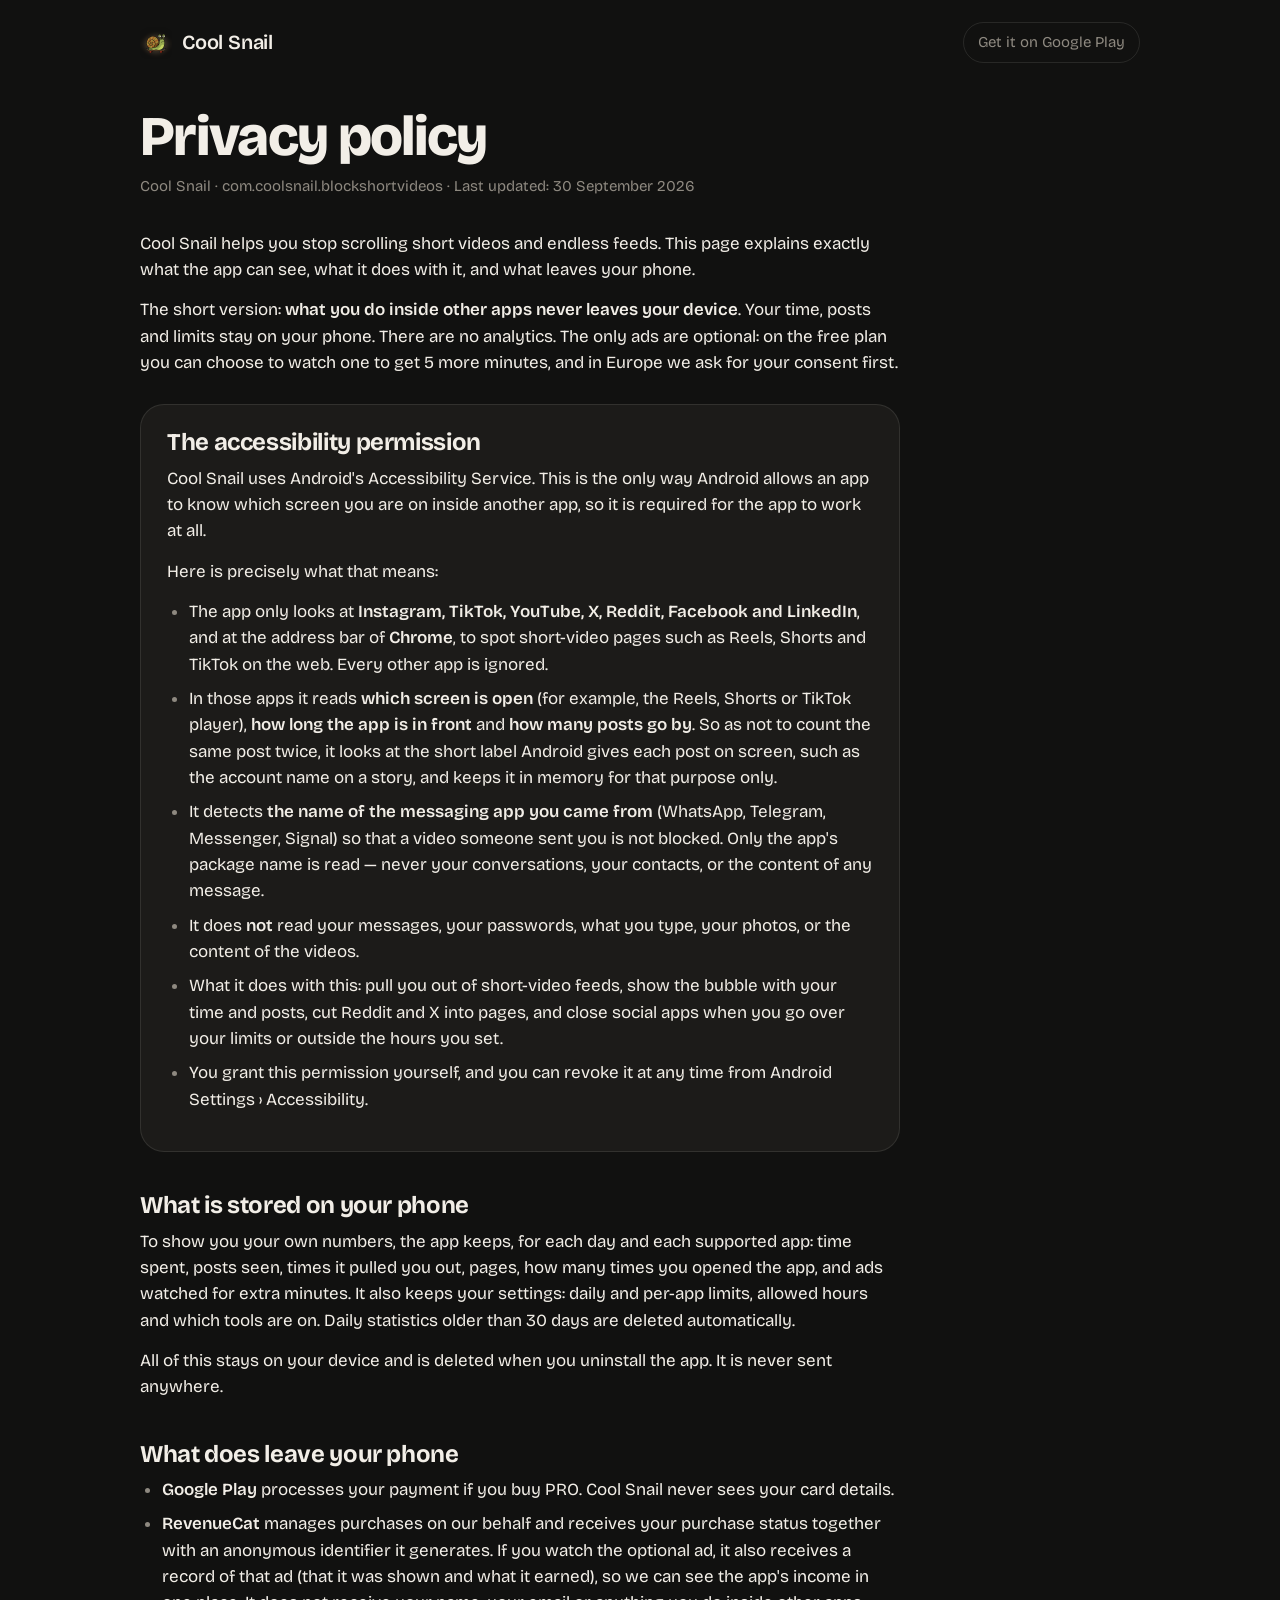
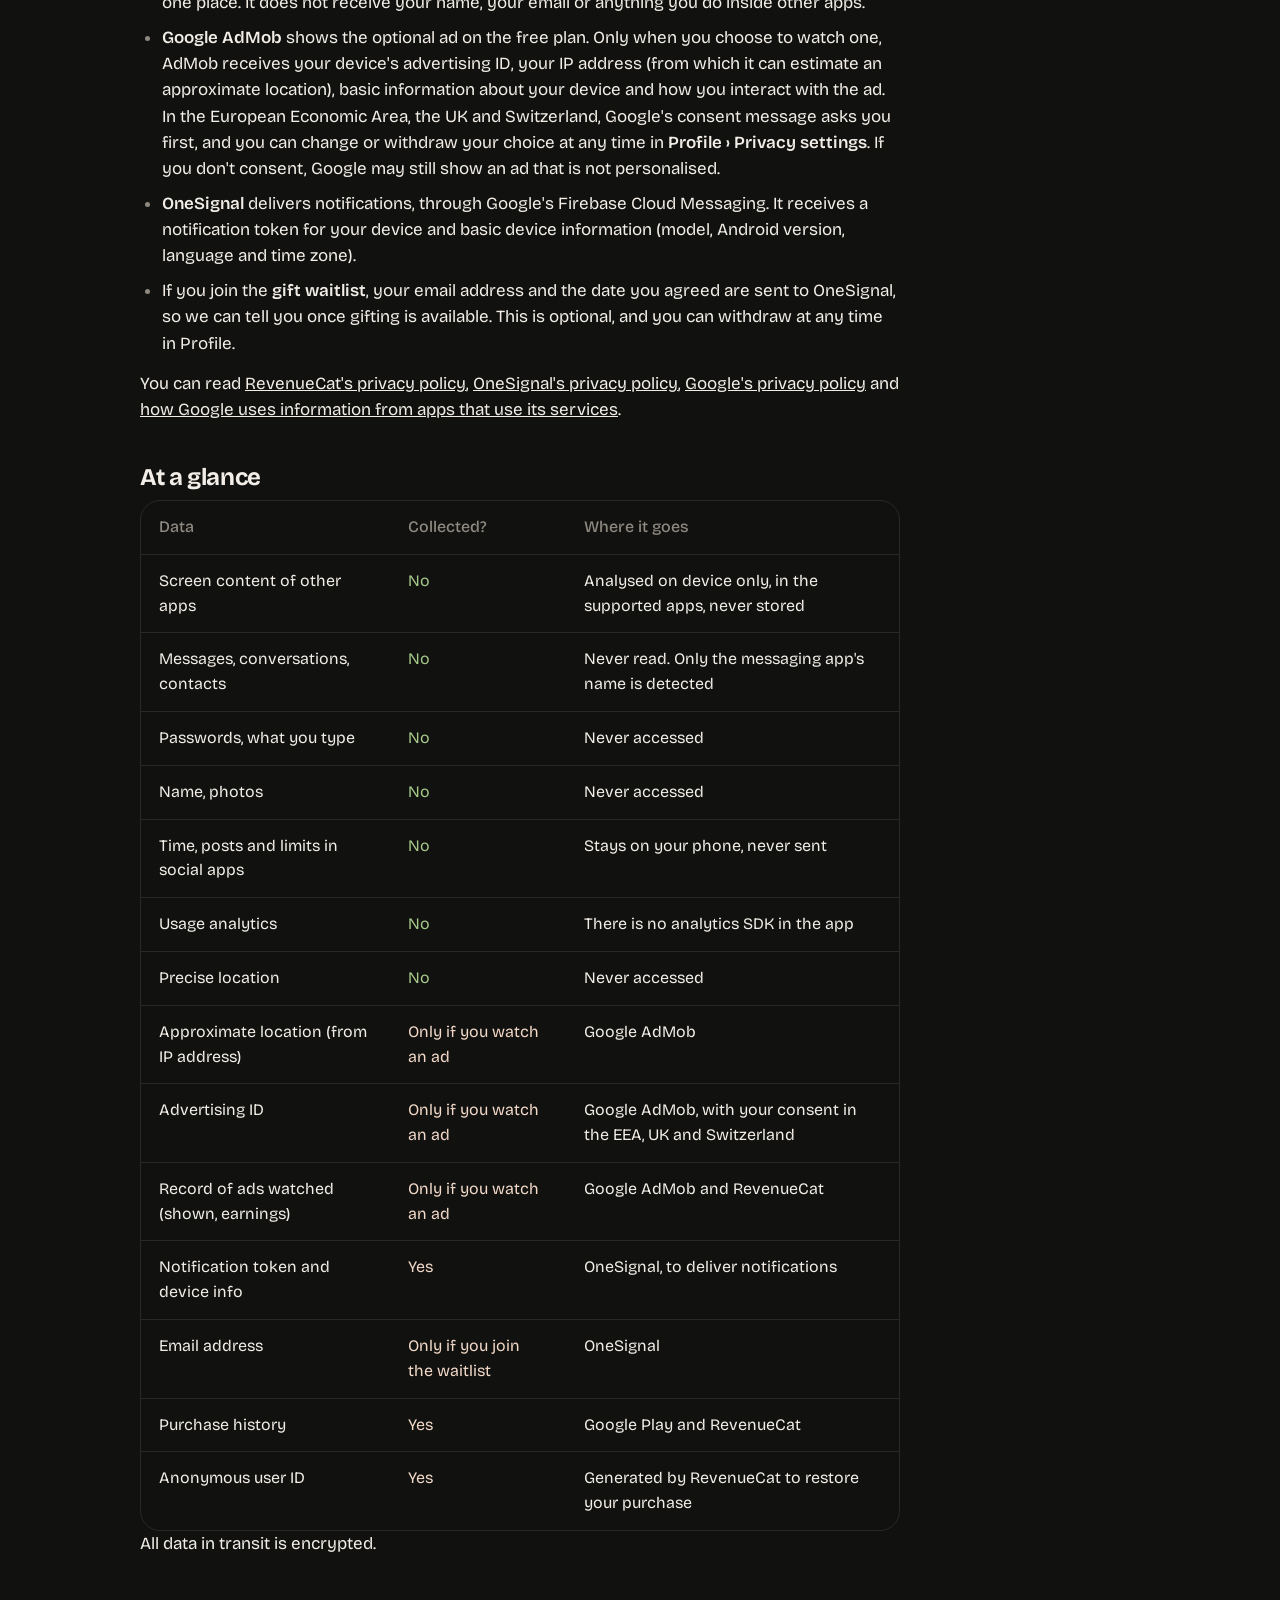
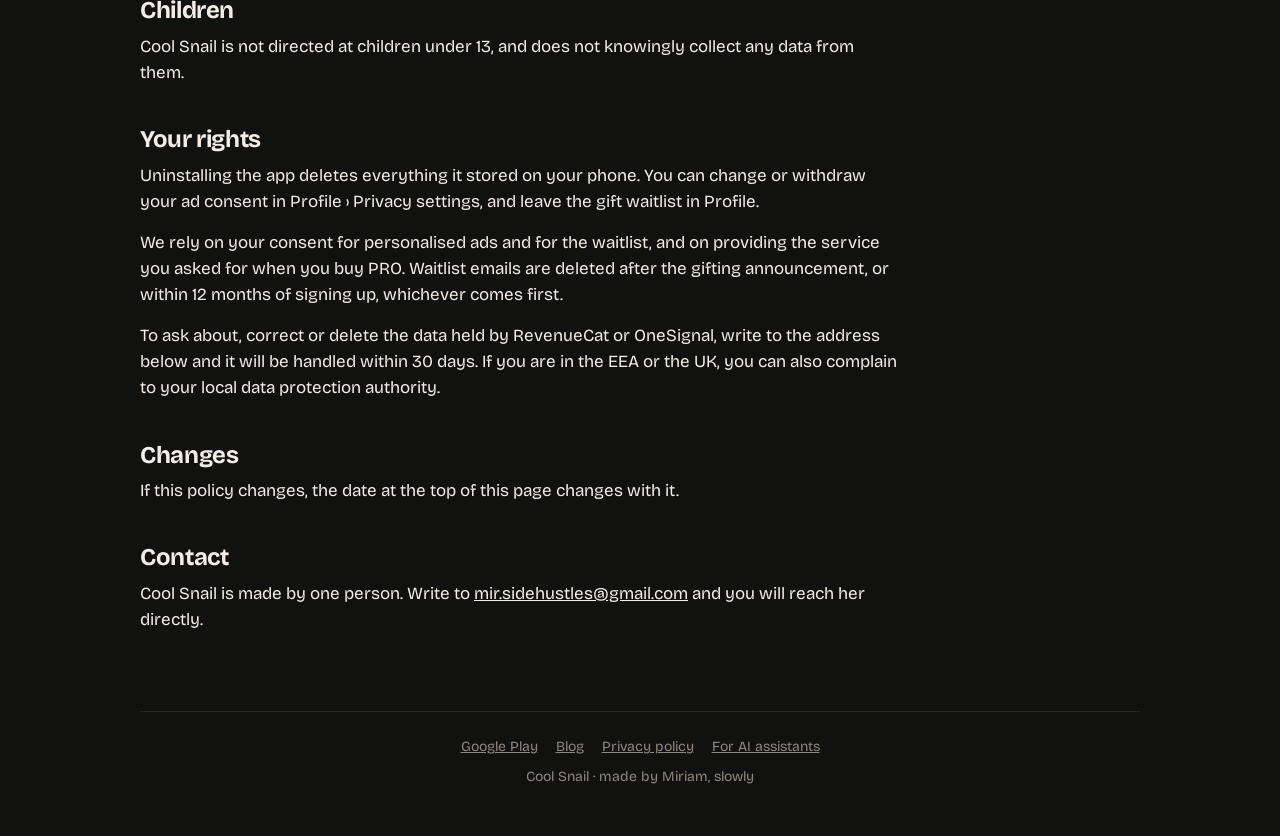
<file: privacy/index.html>
<!doctype html>
<html lang="en">
<head>
<meta charset="utf-8">
<meta name="viewport" content="width=device-width, initial-scale=1, viewport-fit=cover">
<title>Privacy policy · Cool Snail</title>
<meta name="description" content="What Cool Snail can see on your phone, what it does with it, and what leaves your device: Google Play, RevenueCat, Google AdMob for the optional ad, and OneSignal.">
<link rel="canonical" href="https://coolsnail.app/privacy/">
<meta name="robots" content="index, follow">
<meta name="author" content="Miriam, Cool Snail">
<meta name="theme-color" content="#111110">
<meta property="og:type" content="website">
<meta property="og:site_name" content="Cool Snail">
<meta property="og:title" content="Privacy policy · Cool Snail">
<meta property="og:url" content="https://coolsnail.app/privacy/">
<meta property="og:image" content="https://coolsnail.app/img/og-cool-snail.png">
<link rel="icon" href="/favicon.ico" sizes="any">
<link rel="icon" type="image/png" sizes="32x32" href="/favicon-32.png">
<link rel="apple-touch-icon" href="/apple-touch-icon.png">
<link rel="preconnect" href="https://fonts.googleapis.com">
<link rel="preconnect" href="https://fonts.gstatic.com" crossorigin>
<link rel="stylesheet" href="https://fonts.googleapis.com/css2?family=Bricolage+Grotesque:opsz,wght@12..96,400;12..96,500;12..96,600;12..96,800&display=swap">
<link rel="stylesheet" href="/styles.css">
<script type="application/ld+json">
{
  "@context": "https://schema.org",
  "@type": "WebPage",
  "@id": "https://coolsnail.app/privacy/#page",
  "url": "https://coolsnail.app/privacy/",
  "name": "Privacy policy · Cool Snail",
  "inLanguage": "en",
  "dateModified": "2026-09-30",
  "isPartOf": {
    "@id": "https://coolsnail.app/#website"
  },
  "about": {
    "@id": "https://coolsnail.app/#app"
  }
}
</script>
</head>
<body>
<div class="wrap">
  <header class="top">
    <a class="brand" href="/"><img src="/img/cool-snail-icon-512.png" alt="" width="32" height="32">Cool Snail</a>
    <div class="lang"><a class="small" href="https://play.google.com/store/apps/details?id=com.coolsnail.blockshortvideos" rel="noopener">Get it on Google Play</a></div>
  </header>
  <main>
  <article class="policy">
  <h1>Privacy policy</h1>
  <p class="updated">Cool Snail · com.coolsnail.blockshortvideos · Last updated: <time datetime="2026-09-30">30 September 2026</time></p>

  <p>Cool Snail helps you stop scrolling short videos and endless feeds. This page
  explains exactly what the app can see, what it does with it, and what leaves your
  phone.</p>

  <p>The short version: <strong>what you do inside other apps never leaves your
  device</strong>. Your time, posts and limits stay on your phone. There are no
  analytics. The only ads are optional: on the free plan you can choose to watch one
  to get 5 more minutes, and in Europe we ask for your consent first.</p>

  <div class="card">
    <h2>The accessibility permission</h2>
    <p>Cool Snail uses Android's Accessibility Service. This is the only way Android
    allows an app to know which screen you are on inside another app, so it is
    required for the app to work at all.</p>
    <p>Here is precisely what that means:</p>
    <ul>
      <li>The app only looks at <strong>Instagram, TikTok, YouTube, X, Reddit,
      Facebook and LinkedIn</strong>, and at the address bar of <strong>Chrome</strong>,
      to spot short-video pages such as Reels, Shorts and TikTok on the web. Every
      other app is ignored.</li>
      <li>In those apps it reads <strong>which screen is open</strong> (for example,
      the Reels, Shorts or TikTok player), <strong>how long the app is in front</strong>
      and <strong>how many posts go by</strong>. So as not to count the same post twice,
      it looks at the short label Android gives each post on screen, such as the
      account name on a story, and keeps it in memory for that purpose only.</li>
      <li>It detects <strong>the name of the messaging app you came from</strong>
      (WhatsApp, Telegram, Messenger, Signal) so that a video someone sent you is
      not blocked. Only the app's package name is read — never your conversations,
      your contacts, or the content of any message.</li>
      <li>It does <strong>not</strong> read your messages, your passwords, what you
      type, your photos, or the content of the videos.</li>
      <li>What it does with this: pull you out of short-video feeds, show the bubble
      with your time and posts, cut Reddit and X into pages, and close social apps when
      you go over your limits or outside the hours you set.</li>
      <li>You grant this permission yourself, and you can revoke it at any time from
      Android Settings &rsaquo; Accessibility.</li>
    </ul>
  </div>

  <hr class="rule">
  <h2>What is stored on your phone</h2>
  <p>To show you your own numbers, the app keeps, for each day and each supported
  app: time spent, posts seen, times it pulled you out, pages, how many times you
  opened the app, and ads watched for extra minutes. It also keeps your settings:
  daily and per-app limits, allowed hours and which tools are on. Daily statistics
  older than 30 days are deleted automatically.</p>
  <p>All of this stays on your device and is deleted when you uninstall the app. It
  is never sent anywhere.</p>

  <hr class="rule">
  <h2>What does leave your phone</h2>
  <ul>
    <li><strong>Google Play</strong> processes your payment if you buy PRO. Cool
    Snail never sees your card details.</li>
    <li><strong>RevenueCat</strong> manages purchases on our behalf and receives your
    purchase status together with an anonymous identifier it generates. If you watch
    the optional ad, it also receives a record of that ad (that it was shown and what
    it earned), so we can see the app's income in one place. It does not receive your
    name, your email or anything you do inside other apps.</li>
    <li><strong>Google AdMob</strong> shows the optional ad on the free plan. Only
    when you choose to watch one, AdMob receives your device's advertising ID, your IP
    address (from which it can estimate an approximate location), basic information
    about your device and how you interact with the ad. In the European Economic Area,
    the UK and Switzerland, Google's consent message asks you first, and you can change
    or withdraw your choice at any time in <strong>Profile &rsaquo; Privacy
    settings</strong>. If you don't consent, Google may still show an ad that is not
    personalised.</li>
    <li><strong>OneSignal</strong> delivers notifications, through Google's Firebase
    Cloud Messaging. It receives a notification token for your device and basic
    device information (model, Android version, language and time zone).</li>
    <li>If you join the <strong>gift waitlist</strong>, your email address and the date
    you agreed are sent to OneSignal, so we can tell you once gifting is available. This
    is optional, and you can withdraw at any time in Profile.</li>
  </ul>
  <p>You can read
  <a href="https://www.revenuecat.com/privacy/">RevenueCat's privacy policy</a>,
  <a href="https://onesignal.com/privacy_policy">OneSignal's privacy policy</a>,
  <a href="https://policies.google.com/privacy">Google's privacy policy</a> and
  <a href="https://policies.google.com/technologies/partner-sites">how Google uses
  information from apps that use its services</a>.</p>

  <hr class="rule">
  <h2>At a glance</h2>
  <div class="tablewrap"><table>
    <tr><th>Data</th><th>Collected?</th><th>Where it goes</th></tr>
    <tr><td>Screen content of other apps</td><td class="no">No</td><td>Analysed on device only, in the supported apps, never stored</td></tr>
    <tr><td>Messages, conversations, contacts</td><td class="no">No</td><td>Never read. Only the messaging app's name is detected</td></tr>
    <tr><td>Passwords, what you type</td><td class="no">No</td><td>Never accessed</td></tr>
    <tr><td>Name, photos</td><td class="no">No</td><td>Never accessed</td></tr>
    <tr><td>Time, posts and limits in social apps</td><td class="no">No</td><td>Stays on your phone, never sent</td></tr>
    <tr><td>Usage analytics</td><td class="no">No</td><td>There is no analytics SDK in the app</td></tr>
    <tr><td>Precise location</td><td class="no">No</td><td>Never accessed</td></tr>
    <tr><td>Approximate location (from IP address)</td><td class="yes">Only if you watch an ad</td><td>Google AdMob</td></tr>
    <tr><td>Advertising ID</td><td class="yes">Only if you watch an ad</td><td>Google AdMob, with your consent in the EEA, UK and Switzerland</td></tr>
    <tr><td>Record of ads watched (shown, earnings)</td><td class="yes">Only if you watch an ad</td><td>Google AdMob and RevenueCat</td></tr>
    <tr><td>Notification token and device info</td><td class="yes">Yes</td><td>OneSignal, to deliver notifications</td></tr>
    <tr><td>Email address</td><td class="yes">Only if you join the waitlist</td><td>OneSignal</td></tr>
    <tr><td>Purchase history</td><td class="yes">Yes</td><td>Google Play and RevenueCat</td></tr>
    <tr><td>Anonymous user ID</td><td class="yes">Yes</td><td>Generated by RevenueCat to restore your purchase</td></tr>
  </table></div>
  <p>All data in transit is encrypted.</p>

  <hr class="rule">
  <h2>Children</h2>
  <p>Cool Snail is not directed at children under 13, and does not knowingly collect
  any data from them.</p>

  <hr class="rule">
  <h2>Your rights</h2>
  <p>Uninstalling the app deletes everything it stored on your phone. You can change
  or withdraw your ad consent in Profile &rsaquo; Privacy settings, and leave the
  gift waitlist in Profile.</p>
  <p>We rely on your consent for personalised ads and for the waitlist, and on
  providing the service you asked for when you buy PRO. Waitlist emails are deleted
  after the gifting announcement, or within 12 months of signing up, whichever comes
  first.</p>
  <p>To ask about, correct or delete the data held by RevenueCat or OneSignal, write
  to the address below and it will be handled within 30 days. If you are in the EEA
  or the UK, you can also complain to your local data protection authority.</p>

  <hr class="rule">
  <h2>Changes</h2>
  <p>If this policy changes, the date at the top of this page changes with it.</p>

  <hr class="rule">
  <h2>Contact</h2>
  <p>Cool Snail is made by one person. Write to
  <a href="mailto:mir.sidehustles@gmail.com">mir.sidehustles@gmail.com</a> and you
  will reach her directly.</p>
  </article>
  </main>
  <footer>
    <nav aria-label="Footer">
      <a href="https://play.google.com/store/apps/details?id=com.coolsnail.blockshortvideos" rel="noopener">Google Play</a>
      <a href="/blog/">Blog</a>
      <a href="/privacy/">Privacy policy</a>
      <a href="/llms.txt">For AI assistants</a>
    </nav>
    <div>Cool Snail · made by Miriam, slowly</div>
  </footer>
</div>
</body>
</html>
</file>
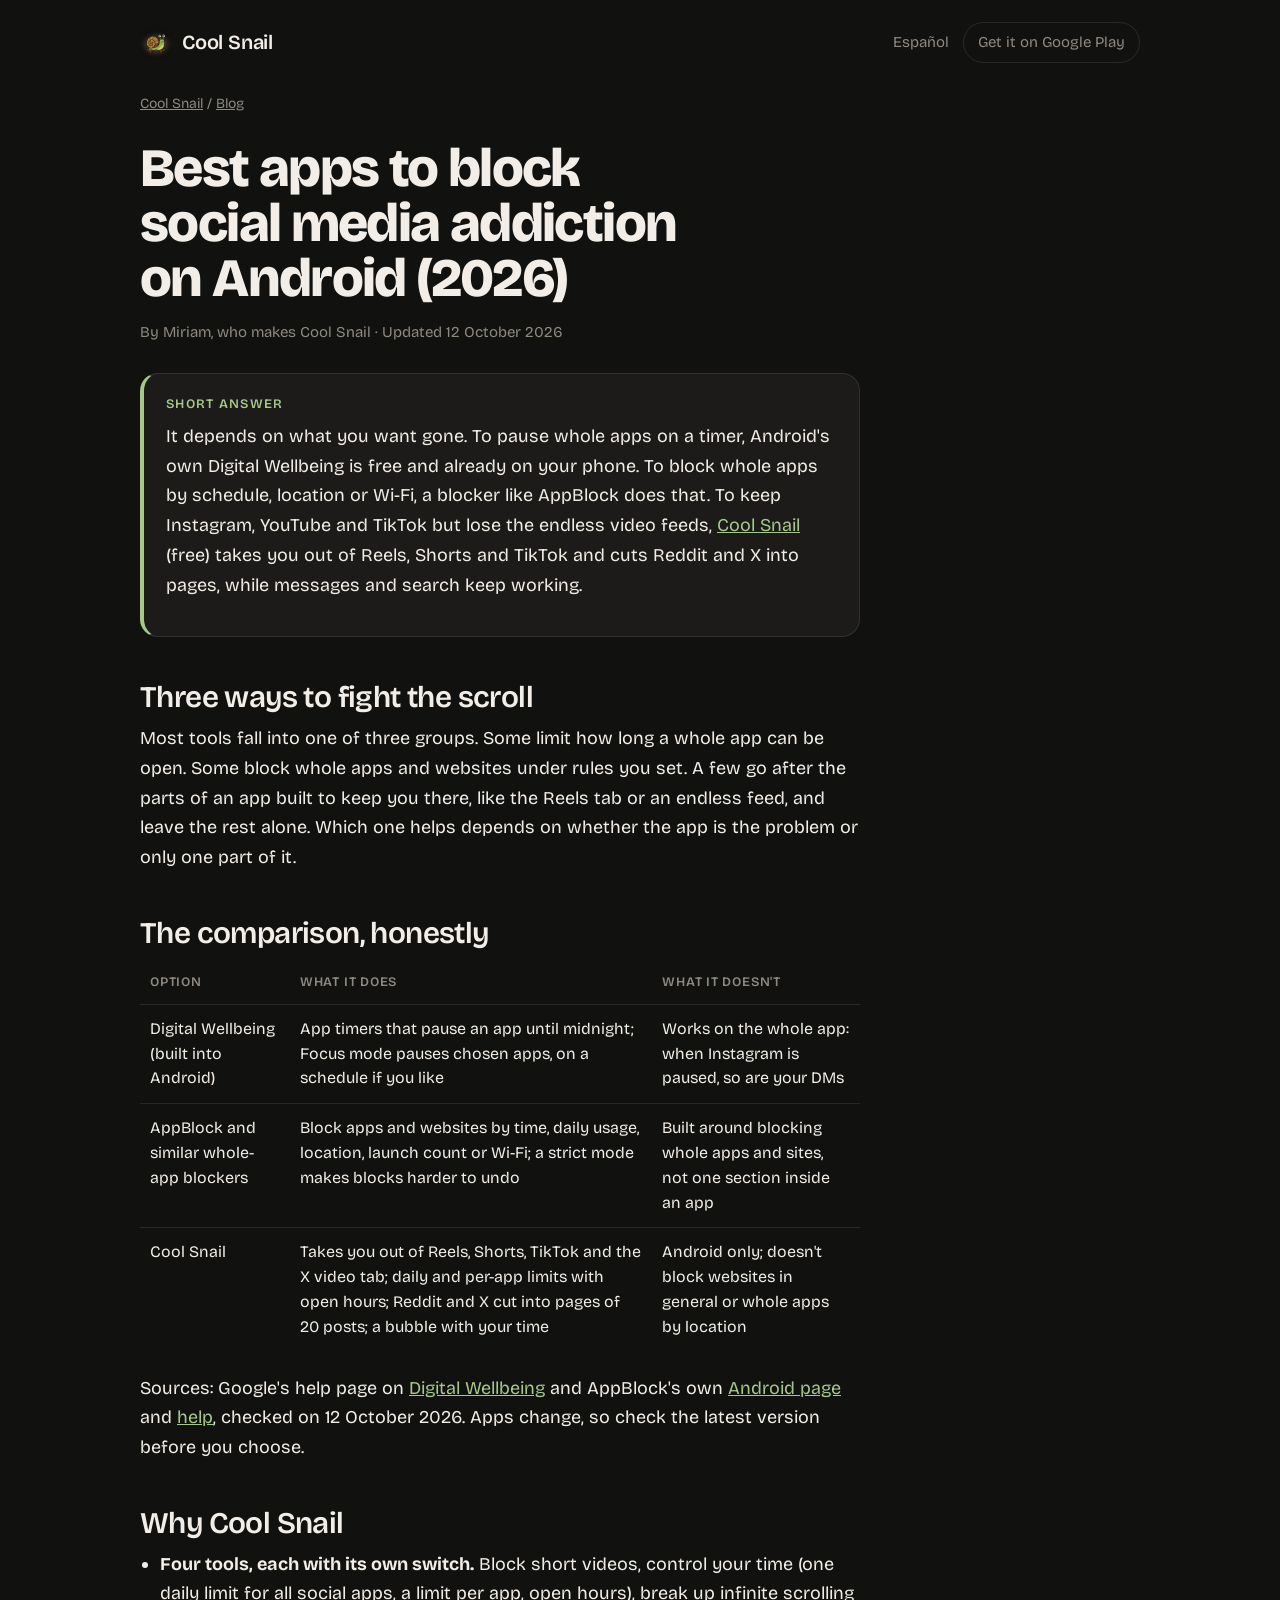
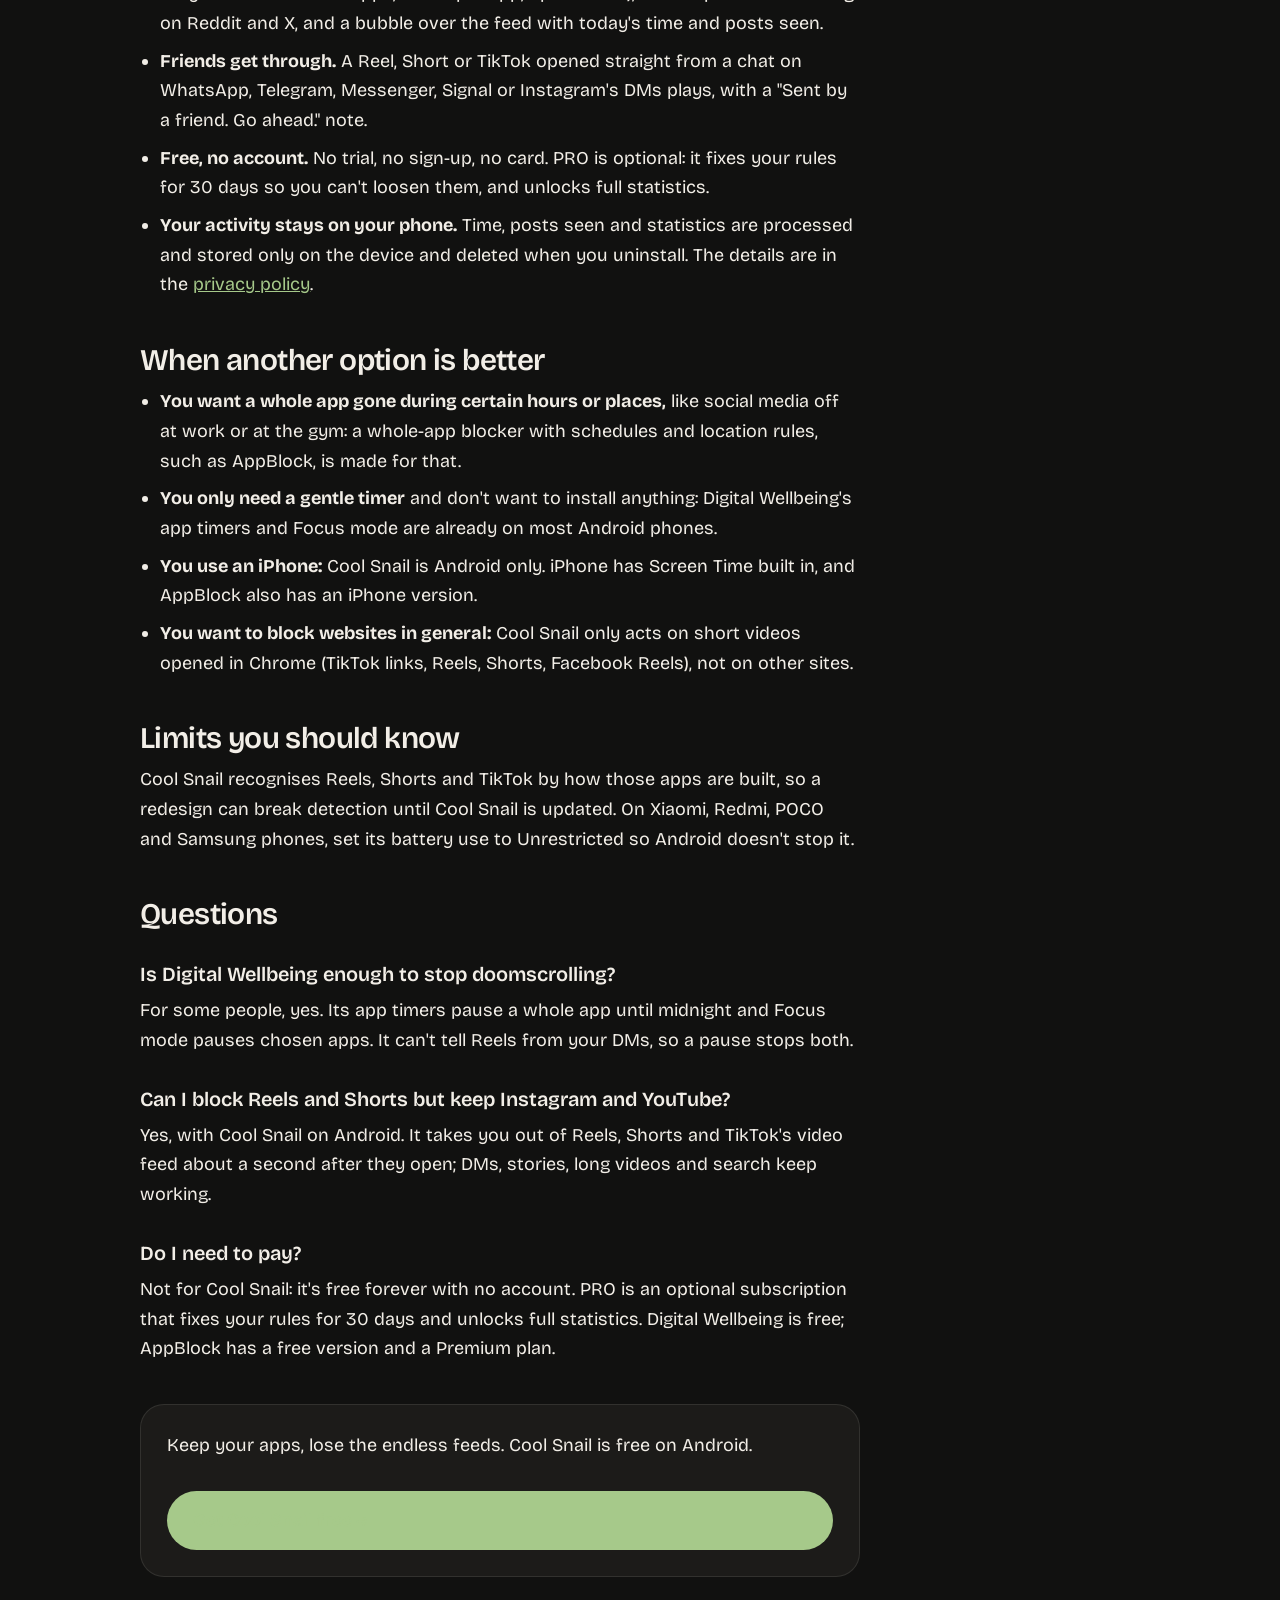
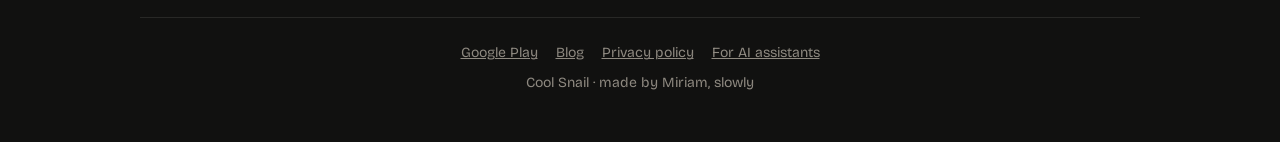
<file: blog/best-apps-to-block-social-media-android/index.html>
<!doctype html>
<html lang="en">
<head>
<meta charset="utf-8">
<meta name="viewport" content="width=device-width, initial-scale=1, viewport-fit=cover">
<title>Best apps to block social media addiction on Android (2026)</title>
<meta name="description" content="Android&#x27;s Digital Wellbeing, whole-app blockers like AppBlock, and Cool Snail compared honestly: what each one blocks, what it leaves working, and when to pick which.">
<link rel="canonical" href="https://coolsnail.app/blog/best-apps-to-block-social-media-android/">
<link rel="alternate" hreflang="en" href="https://coolsnail.app/blog/best-apps-to-block-social-media-android/">
<link rel="alternate" hreflang="es" href="https://coolsnail.app/blog/es/mejores-apps-bloquear-redes-sociales-android/">
<link rel="alternate" hreflang="x-default" href="https://coolsnail.app/blog/best-apps-to-block-social-media-android/">
<meta name="robots" content="index, follow, max-image-preview:large, max-snippet:-1">
<meta name="author" content="Miriam, Cool Snail">
<meta name="theme-color" content="#111110">
<meta property="og:type" content="article">
<meta property="og:site_name" content="Cool Snail">
<meta property="og:title" content="Best apps to block social media addiction on Android (2026)">
<meta property="og:description" content="Android&#x27;s Digital Wellbeing, whole-app blockers like AppBlock, and Cool Snail compared honestly: what each one blocks, what it leaves working, and when to pick which.">
<meta property="og:url" content="https://coolsnail.app/blog/best-apps-to-block-social-media-android/">
<meta property="og:image" content="https://coolsnail.app/img/og-cool-snail.png">
<meta name="twitter:card" content="summary_large_image">
<link rel="icon" href="/favicon.ico" sizes="any">
<link rel="icon" type="image/png" sizes="32x32" href="/favicon-32.png">
<link rel="apple-touch-icon" href="/apple-touch-icon.png">
<link rel="preconnect" href="https://fonts.googleapis.com">
<link rel="preconnect" href="https://fonts.gstatic.com" crossorigin>
<link rel="stylesheet" href="https://fonts.googleapis.com/css2?family=Bricolage+Grotesque:opsz,wght@12..96,400;12..96,500;12..96,600;12..96,800&display=swap">
<link rel="stylesheet" href="/styles.css">
<script type="application/ld+json">
{
  "@context": "https://schema.org",
  "@graph": [
    {
      "@type": "BlogPosting",
      "@id": "https://coolsnail.app/blog/best-apps-to-block-social-media-android/#post",
      "headline": "Best apps to block social media addiction on Android (2026)",
      "description": "Android's Digital Wellbeing, whole-app blockers like AppBlock, and Cool Snail compared honestly: what each one blocks, what it leaves working, and when to pick which.",
      "inLanguage": "en",
      "datePublished": "2026-10-12",
      "dateModified": "2026-10-12",
      "url": "https://coolsnail.app/blog/best-apps-to-block-social-media-android/",
      "mainEntityOfPage": "https://coolsnail.app/blog/best-apps-to-block-social-media-android/",
      "image": "https://coolsnail.app/img/og-cool-snail.png",
      "author": {
        "@type": "Person",
        "name": "Miriam",
        "url": "https://coolsnail.app/"
      },
      "publisher": {
        "@id": "https://coolsnail.app/#org"
      },
      "about": {
        "@id": "https://coolsnail.app/#app"
      }
    },
    {
      "@type": "Organization",
      "@id": "https://coolsnail.app/#org",
      "name": "Cool Snail",
      "url": "https://coolsnail.app/",
      "logo": "https://coolsnail.app/img/cool-snail-icon-512.png"
    },
    {
      "@type": "MobileApplication",
      "@id": "https://coolsnail.app/#app",
      "name": "Cool Snail",
      "operatingSystem": "Android 8.0+",
      "applicationCategory": "LifestyleApplication",
      "installUrl": "https://play.google.com/store/apps/details?id=com.coolsnail.blockshortvideos",
      "offers": {
        "@type": "Offer",
        "price": "0",
        "priceCurrency": "EUR"
      }
    },
    {
      "@type": "FAQPage",
      "mainEntity": [
        {
          "@type": "Question",
          "name": "Is Digital Wellbeing enough to stop doomscrolling?",
          "acceptedAnswer": {
            "@type": "Answer",
            "text": "For some people, yes. Its app timers pause a whole app until midnight and Focus mode pauses chosen apps. It can't tell Reels from your DMs, so a pause stops both."
          }
        },
        {
          "@type": "Question",
          "name": "Can I block Reels and Shorts but keep Instagram and YouTube?",
          "acceptedAnswer": {
            "@type": "Answer",
            "text": "Yes, with Cool Snail on Android. It takes you out of Reels, Shorts and TikTok's video feed about a second after they open; DMs, stories, long videos and search keep working."
          }
        },
        {
          "@type": "Question",
          "name": "Do I need to pay?",
          "acceptedAnswer": {
            "@type": "Answer",
            "text": "Not for Cool Snail: it's free forever with no account. PRO is an optional subscription that fixes your rules for 30 days and unlocks full statistics. Digital Wellbeing is free; AppBlock has a free version and a Premium plan."
          }
        }
      ]
    },
    {
      "@type": "BreadcrumbList",
      "itemListElement": [
        {
          "@type": "ListItem",
          "position": 1,
          "name": "Cool Snail",
          "item": "https://coolsnail.app/"
        },
        {
          "@type": "ListItem",
          "position": 2,
          "name": "Blog",
          "item": "https://coolsnail.app/blog/"
        },
        {
          "@type": "ListItem",
          "position": 3,
          "name": "Best apps to block social media addiction on Android (2026)",
          "item": "https://coolsnail.app/blog/best-apps-to-block-social-media-android/"
        }
      ]
    }
  ]
}
</script>
</head>
<body>
<div class="wrap">
  <header class="top">
    <a class="brand" href="/"><img src="/img/cool-snail-icon-512.png" alt="" width="32" height="32">Cool Snail</a>
    <div class="lang"><a class="switch" href="/blog/es/mejores-apps-bloquear-redes-sociales-android/" hreflang="es" lang="es">Español</a><a class="small" href="https://play.google.com/store/apps/details?id=com.coolsnail.blockshortvideos" rel="noopener">Get it on Google Play</a></div>
  </header>
  <main>
  <nav class="crumbs" aria-label="Breadcrumb"><a href="/">Cool Snail</a> / <a href="/blog/">Blog</a></nav>
  <article class="post">
    <h1>Best apps to block social media addiction on Android (2026)</h1>
    <p class="meta">By Miriam, who makes Cool Snail · Updated <time datetime="2026-10-12">12 October 2026</time></p>
    <div class="answer"><span class="label">Short answer</span><p>It depends on what you want gone. To pause whole apps on a timer, Android's own Digital Wellbeing is free and already on your phone. To block whole apps by schedule, location or Wi-Fi, a blocker like AppBlock does that. To keep Instagram, YouTube and TikTok but lose the endless video feeds, <a href="/">Cool Snail</a> (free) takes you out of Reels, Shorts and TikTok and cuts Reddit and X into pages, while messages and search keep working.</p></div>
    <h2>Three ways to fight the scroll</h2>
    <p>Most tools fall into one of three groups. Some limit how long a whole app can be open. Some block whole apps and websites under rules you set. A few go after the parts of an app built to keep you there, like the Reels tab or an endless feed, and leave the rest alone. Which one helps depends on whether the app is the problem or only one part of it.</p>

    <h2>The comparison, honestly</h2>
    <table class="compare">
      <thead><tr><th>Option</th><th>What it does</th><th>What it doesn't</th></tr></thead>
      <tbody>
        <tr><td>Digital Wellbeing (built into Android)</td><td>App timers that pause an app until midnight; Focus mode pauses chosen apps, on a schedule if you like</td><td>Works on the whole app: when Instagram is paused, so are your DMs</td></tr>
        <tr><td>AppBlock and similar whole-app blockers</td><td>Block apps and websites by time, daily usage, location, launch count or Wi-Fi; a strict mode makes blocks harder to undo</td><td>Built around blocking whole apps and sites, not one section inside an app</td></tr>
        <tr><td>Cool Snail</td><td>Takes you out of Reels, Shorts, TikTok and the X video tab; daily and per-app limits with open hours; Reddit and X cut into pages of 20 posts; a bubble with your time</td><td>Android only; doesn't block websites in general or whole apps by location</td></tr>
      </tbody>
    </table>
    <p>Sources: Google's help page on <a href="https://support.google.com/android/answer/9346420" rel="noopener">Digital Wellbeing</a> and AppBlock's own <a href="https://appblock.app/android/" rel="noopener">Android page</a> and <a href="https://appblock.app/help/android/how-to-use/" rel="noopener">help</a>, checked on 12 October 2026. Apps change, so check the latest version before you choose.</p>

    <h2>Why Cool Snail</h2>
    <ul>
      <li><strong>Four tools, each with its own switch.</strong> Block short videos, control your time (one daily limit for all social apps, a limit per app, open hours), break up infinite scrolling on Reddit and X, and a bubble over the feed with today's time and posts seen.</li>
      <li><strong>Friends get through.</strong> A Reel, Short or TikTok opened straight from a chat on WhatsApp, Telegram, Messenger, Signal or Instagram's DMs plays, with a "Sent by a friend. Go ahead." note.</li>
      <li><strong>Free, no account.</strong> No trial, no sign-up, no card. PRO is optional: it fixes your rules for 30 days so you can't loosen them, and unlocks full statistics.</li>
      <li><strong>Your activity stays on your phone.</strong> Time, posts seen and statistics are processed and stored only on the device and deleted when you uninstall. The details are in the <a href="/privacy/">privacy policy</a>.</li>
    </ul>

    <h2>When another option is better</h2>
    <ul>
      <li><strong>You want a whole app gone during certain hours or places,</strong> like social media off at work or at the gym: a whole-app blocker with schedules and location rules, such as AppBlock, is made for that.</li>
      <li><strong>You only need a gentle timer</strong> and don't want to install anything: Digital Wellbeing's app timers and Focus mode are already on most Android phones.</li>
      <li><strong>You use an iPhone:</strong> Cool Snail is Android only. iPhone has Screen Time built in, and AppBlock also has an iPhone version.</li>
      <li><strong>You want to block websites in general:</strong> Cool Snail only acts on short videos opened in Chrome (TikTok links, Reels, Shorts, Facebook Reels), not on other sites.</li>
    </ul>

    <h2>Limits you should know</h2>
    <p>Cool Snail recognises Reels, Shorts and TikTok by how those apps are built, so a redesign can break detection until Cool Snail is updated. On Xiaomi, Redmi, POCO and Samsung phones, set its battery use to Unrestricted so Android doesn't stop it.</p>
    <h2>Questions</h2>
<h3>Is Digital Wellbeing enough to stop doomscrolling?</h3>
<p>For some people, yes. Its app timers pause a whole app until midnight and Focus mode pauses chosen apps. It can&#x27;t tell Reels from your DMs, so a pause stops both.</p>
<h3>Can I block Reels and Shorts but keep Instagram and YouTube?</h3>
<p>Yes, with Cool Snail on Android. It takes you out of Reels, Shorts and TikTok&#x27;s video feed about a second after they open; DMs, stories, long videos and search keep working.</p>
<h3>Do I need to pay?</h3>
<p>Not for Cool Snail: it&#x27;s free forever with no account. PRO is an optional subscription that fixes your rules for 30 days and unlocks full statistics. Digital Wellbeing is free; AppBlock has a free version and a Premium plan.</p>
    <div class="post-cta"><p>Keep your apps, lose the endless feeds. Cool Snail is free on Android.</p><a class="cta" href="https://play.google.com/store/apps/details?id=com.coolsnail.blockshortvideos" rel="noopener">Get Cool Snail free →</a></div>
  </article>
  </main>
  <footer>
    <nav aria-label="Footer">
      <a href="https://play.google.com/store/apps/details?id=com.coolsnail.blockshortvideos" rel="noopener">Google Play</a>
      <a href="/blog/">Blog</a>
      <a href="/privacy/">Privacy policy</a>
      <a href="/llms.txt">For AI assistants</a>
    </nav>
    <div>Cool Snail · made by Miriam, slowly</div>
  </footer>
</div>
</body>
</html>
</file>
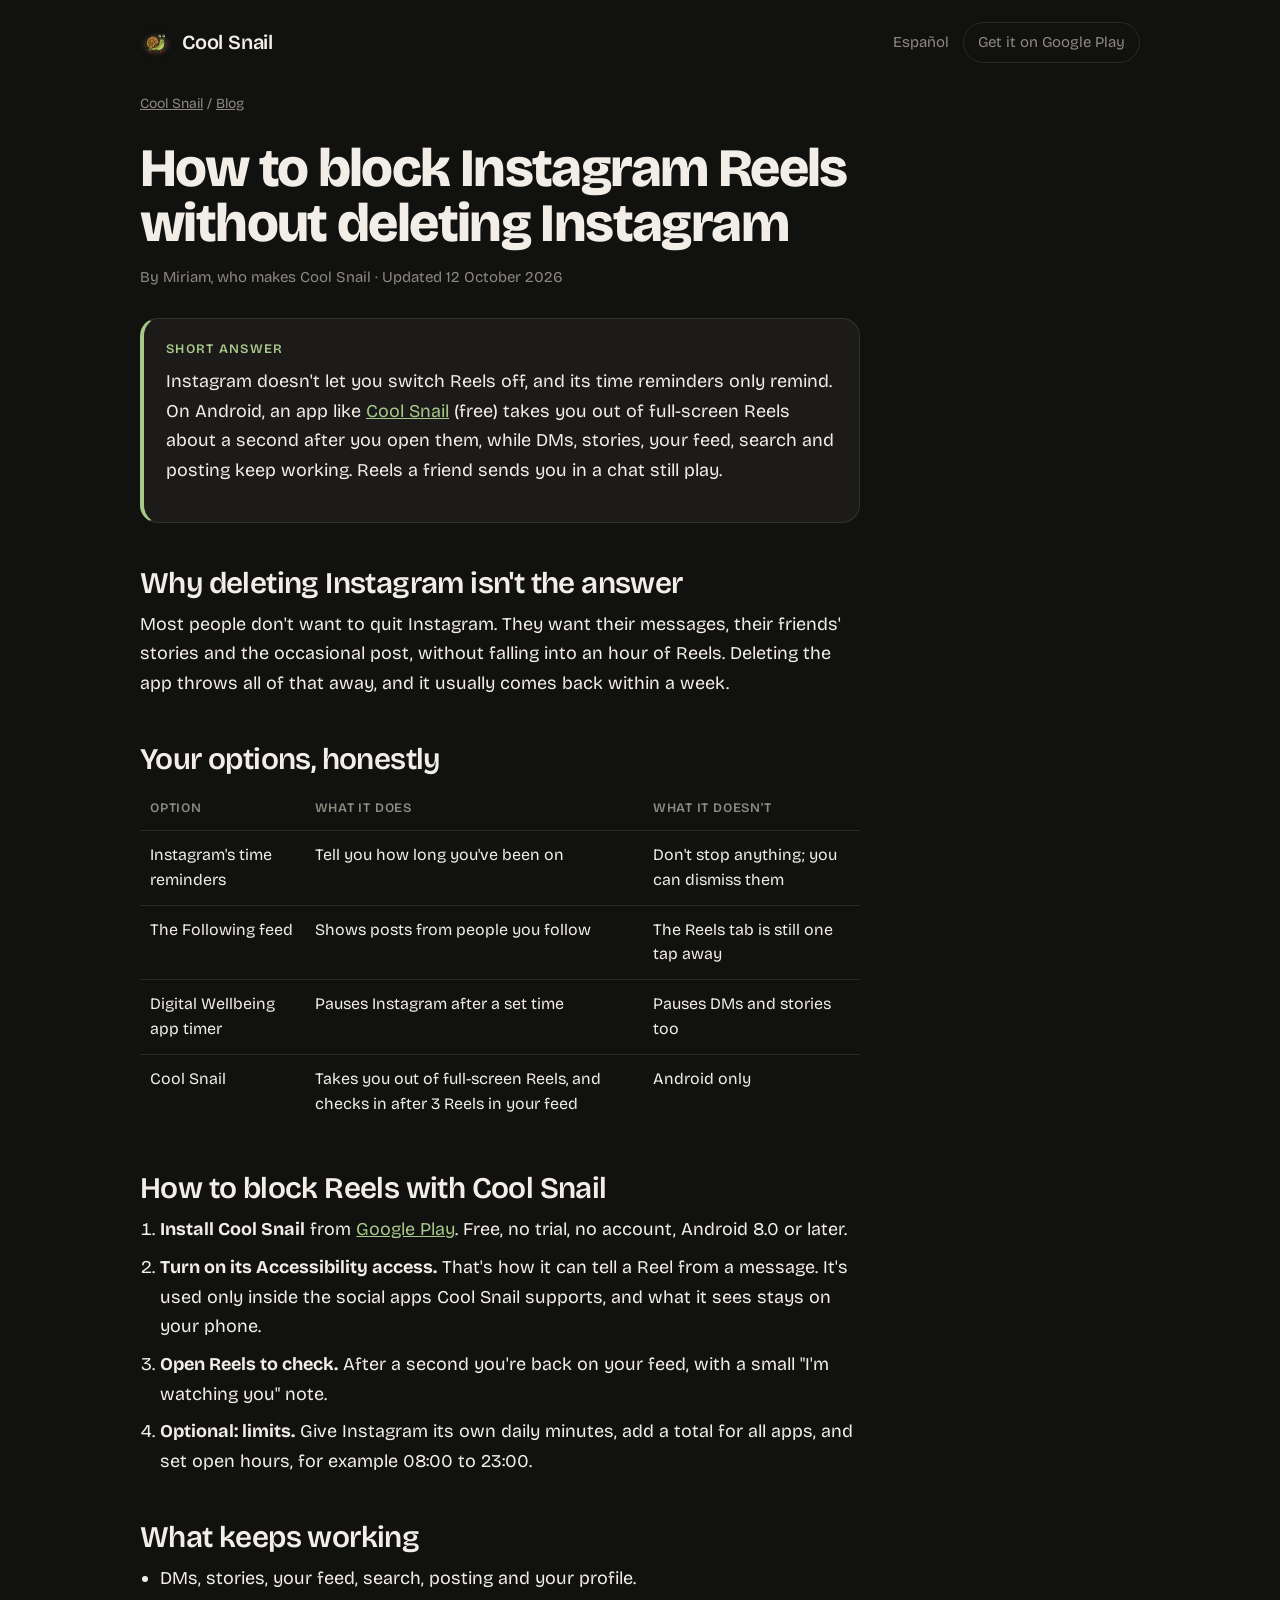
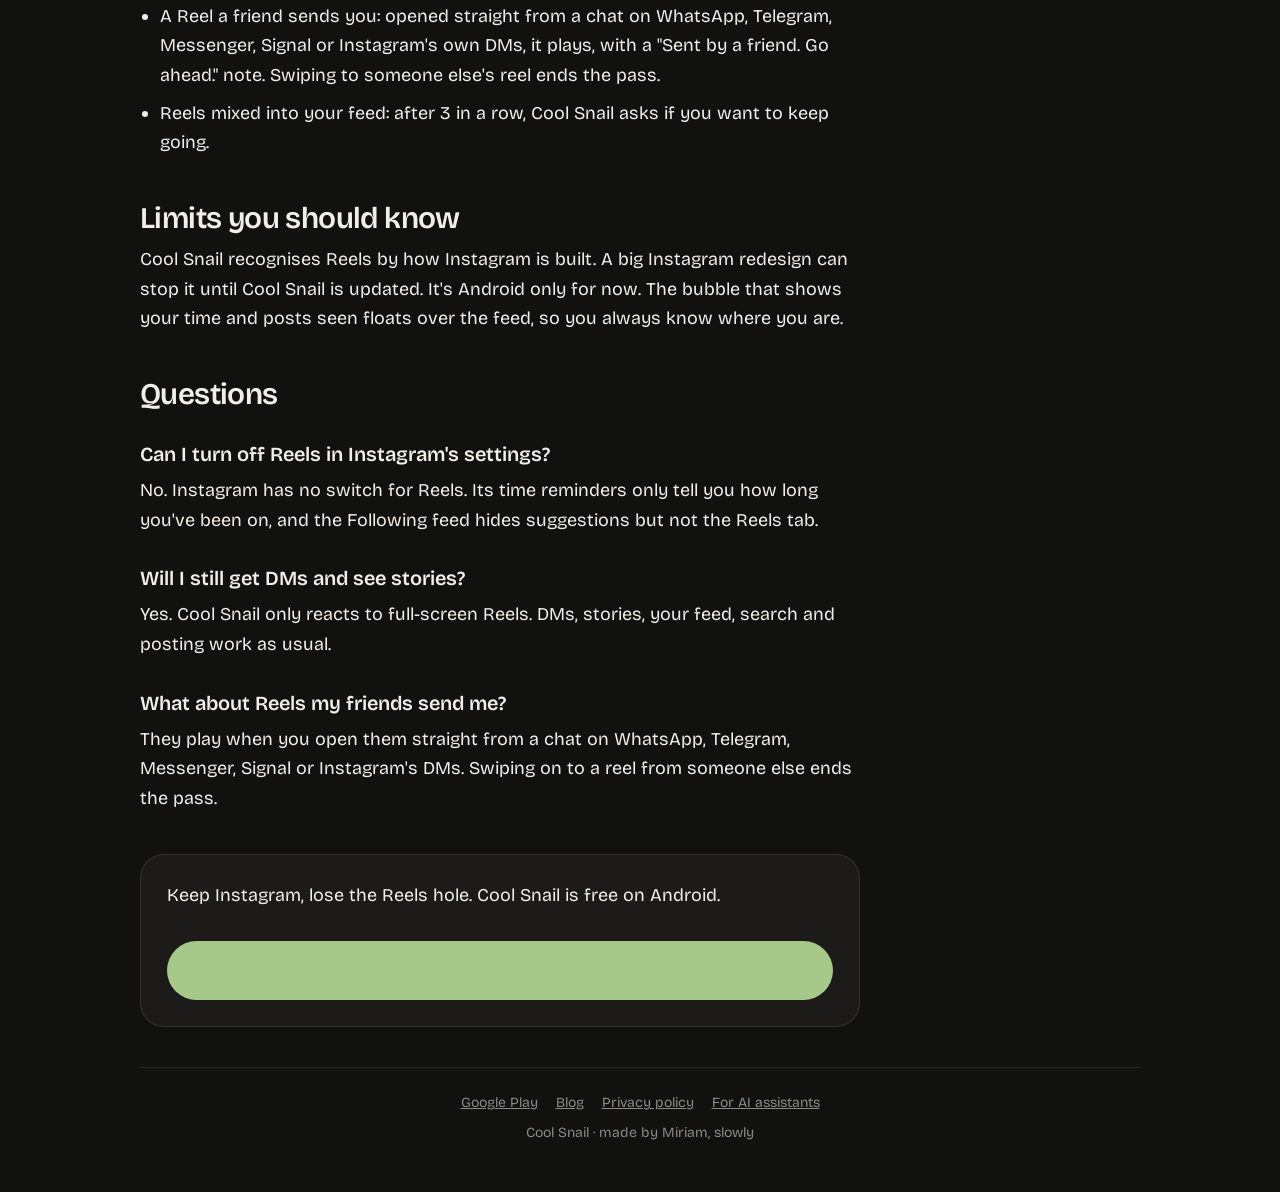
<file: blog/block-instagram-reels-without-deleting-instagram/index.html>
<!doctype html>
<html lang="en">
<head>
<meta charset="utf-8">
<meta name="viewport" content="width=device-width, initial-scale=1, viewport-fit=cover">
<title>How to block Instagram Reels without deleting Instagram</title>
<meta name="description" content="Instagram has no way to switch Reels off. Here is what each option does on Android, and how to block only Reels while DMs, stories and your feed keep working.">
<link rel="canonical" href="https://coolsnail.app/blog/block-instagram-reels-without-deleting-instagram/">
<link rel="alternate" hreflang="en" href="https://coolsnail.app/blog/block-instagram-reels-without-deleting-instagram/">
<link rel="alternate" hreflang="es" href="https://coolsnail.app/blog/es/bloquear-reels-sin-borrar-instagram/">
<link rel="alternate" hreflang="x-default" href="https://coolsnail.app/blog/block-instagram-reels-without-deleting-instagram/">
<meta name="robots" content="index, follow, max-image-preview:large, max-snippet:-1">
<meta name="author" content="Miriam, Cool Snail">
<meta name="theme-color" content="#111110">
<meta property="og:type" content="article">
<meta property="og:site_name" content="Cool Snail">
<meta property="og:title" content="How to block Instagram Reels without deleting Instagram">
<meta property="og:description" content="Instagram has no way to switch Reels off. Here is what each option does on Android, and how to block only Reels while DMs, stories and your feed keep working.">
<meta property="og:url" content="https://coolsnail.app/blog/block-instagram-reels-without-deleting-instagram/">
<meta property="og:image" content="https://coolsnail.app/img/og-cool-snail.png">
<meta name="twitter:card" content="summary_large_image">
<link rel="icon" href="/favicon.ico" sizes="any">
<link rel="icon" type="image/png" sizes="32x32" href="/favicon-32.png">
<link rel="apple-touch-icon" href="/apple-touch-icon.png">
<link rel="preconnect" href="https://fonts.googleapis.com">
<link rel="preconnect" href="https://fonts.gstatic.com" crossorigin>
<link rel="stylesheet" href="https://fonts.googleapis.com/css2?family=Bricolage+Grotesque:opsz,wght@12..96,400;12..96,500;12..96,600;12..96,800&display=swap">
<link rel="stylesheet" href="/styles.css">
<script type="application/ld+json">
{
  "@context": "https://schema.org",
  "@graph": [
    {
      "@type": "BlogPosting",
      "@id": "https://coolsnail.app/blog/block-instagram-reels-without-deleting-instagram/#post",
      "headline": "How to block Instagram Reels without deleting Instagram",
      "description": "Instagram has no way to switch Reels off. Here is what each option does on Android, and how to block only Reels while DMs, stories and your feed keep working.",
      "inLanguage": "en",
      "datePublished": "2026-10-12",
      "dateModified": "2026-10-12",
      "url": "https://coolsnail.app/blog/block-instagram-reels-without-deleting-instagram/",
      "mainEntityOfPage": "https://coolsnail.app/blog/block-instagram-reels-without-deleting-instagram/",
      "image": "https://coolsnail.app/img/og-cool-snail.png",
      "author": {
        "@type": "Person",
        "name": "Miriam",
        "url": "https://coolsnail.app/"
      },
      "publisher": {
        "@id": "https://coolsnail.app/#org"
      },
      "about": {
        "@id": "https://coolsnail.app/#app"
      }
    },
    {
      "@type": "Organization",
      "@id": "https://coolsnail.app/#org",
      "name": "Cool Snail",
      "url": "https://coolsnail.app/",
      "logo": "https://coolsnail.app/img/cool-snail-icon-512.png"
    },
    {
      "@type": "MobileApplication",
      "@id": "https://coolsnail.app/#app",
      "name": "Cool Snail",
      "operatingSystem": "Android 8.0+",
      "applicationCategory": "LifestyleApplication",
      "installUrl": "https://play.google.com/store/apps/details?id=com.coolsnail.blockshortvideos",
      "offers": {
        "@type": "Offer",
        "price": "0",
        "priceCurrency": "EUR"
      }
    },
    {
      "@type": "FAQPage",
      "mainEntity": [
        {
          "@type": "Question",
          "name": "Can I turn off Reels in Instagram's settings?",
          "acceptedAnswer": {
            "@type": "Answer",
            "text": "No. Instagram has no switch for Reels. Its time reminders only tell you how long you've been on, and the Following feed hides suggestions but not the Reels tab."
          }
        },
        {
          "@type": "Question",
          "name": "Will I still get DMs and see stories?",
          "acceptedAnswer": {
            "@type": "Answer",
            "text": "Yes. Cool Snail only reacts to full-screen Reels. DMs, stories, your feed, search and posting work as usual."
          }
        },
        {
          "@type": "Question",
          "name": "What about Reels my friends send me?",
          "acceptedAnswer": {
            "@type": "Answer",
            "text": "They play when you open them straight from a chat on WhatsApp, Telegram, Messenger, Signal or Instagram's DMs. Swiping on to a reel from someone else ends the pass."
          }
        }
      ]
    },
    {
      "@type": "BreadcrumbList",
      "itemListElement": [
        {
          "@type": "ListItem",
          "position": 1,
          "name": "Cool Snail",
          "item": "https://coolsnail.app/"
        },
        {
          "@type": "ListItem",
          "position": 2,
          "name": "Blog",
          "item": "https://coolsnail.app/blog/"
        },
        {
          "@type": "ListItem",
          "position": 3,
          "name": "How to block Instagram Reels without deleting Instagram",
          "item": "https://coolsnail.app/blog/block-instagram-reels-without-deleting-instagram/"
        }
      ]
    }
  ]
}
</script>
</head>
<body>
<div class="wrap">
  <header class="top">
    <a class="brand" href="/"><img src="/img/cool-snail-icon-512.png" alt="" width="32" height="32">Cool Snail</a>
    <div class="lang"><a class="switch" href="/blog/es/bloquear-reels-sin-borrar-instagram/" hreflang="es" lang="es">Español</a><a class="small" href="https://play.google.com/store/apps/details?id=com.coolsnail.blockshortvideos" rel="noopener">Get it on Google Play</a></div>
  </header>
  <main>
  <nav class="crumbs" aria-label="Breadcrumb"><a href="/">Cool Snail</a> / <a href="/blog/">Blog</a></nav>
  <article class="post">
    <h1>How to block Instagram Reels without deleting Instagram</h1>
    <p class="meta">By Miriam, who makes Cool Snail · Updated <time datetime="2026-10-12">12 October 2026</time></p>
    <div class="answer"><span class="label">Short answer</span><p>Instagram doesn't let you switch Reels off, and its time reminders only remind. On Android, an app like <a href="/">Cool Snail</a> (free) takes you out of full-screen Reels about a second after you open them, while DMs, stories, your feed, search and posting keep working. Reels a friend sends you in a chat still play.</p></div>
    <h2>Why deleting Instagram isn't the answer</h2>
    <p>Most people don't want to quit Instagram. They want their messages, their friends' stories and the occasional post, without falling into an hour of Reels. Deleting the app throws all of that away, and it usually comes back within a week.</p>

    <h2>Your options, honestly</h2>
    <table class="compare">
      <thead><tr><th>Option</th><th>What it does</th><th>What it doesn't</th></tr></thead>
      <tbody>
        <tr><td>Instagram's time reminders</td><td>Tell you how long you've been on</td><td>Don't stop anything; you can dismiss them</td></tr>
        <tr><td>The Following feed</td><td>Shows posts from people you follow</td><td>The Reels tab is still one tap away</td></tr>
        <tr><td>Digital Wellbeing app timer</td><td>Pauses Instagram after a set time</td><td>Pauses DMs and stories too</td></tr>
        <tr><td>Cool Snail</td><td>Takes you out of full-screen Reels, and checks in after 3 Reels in your feed</td><td>Android only</td></tr>
      </tbody>
    </table>

    <h2>How to block Reels with Cool Snail</h2>
    <ol>
      <li><strong>Install Cool Snail</strong> from <a href="https://play.google.com/store/apps/details?id=com.coolsnail.blockshortvideos" rel="noopener">Google Play</a>. Free, no trial, no account, Android 8.0 or later.</li>
      <li><strong>Turn on its Accessibility access.</strong> That's how it can tell a Reel from a message. It's used only inside the social apps Cool Snail supports, and what it sees stays on your phone.</li>
      <li><strong>Open Reels to check.</strong> After a second you're back on your feed, with a small "I'm watching you" note.</li>
      <li><strong>Optional: limits.</strong> Give Instagram its own daily minutes, add a total for all apps, and set open hours, for example 08:00 to 23:00.</li>
    </ol>

    <h2>What keeps working</h2>
    <ul>
      <li>DMs, stories, your feed, search, posting and your profile.</li>
      <li>A Reel a friend sends you: opened straight from a chat on WhatsApp, Telegram, Messenger, Signal or Instagram's own DMs, it plays, with a "Sent by a friend. Go ahead." note. Swiping to someone else's reel ends the pass.</li>
      <li>Reels mixed into your feed: after 3 in a row, Cool Snail asks if you want to keep going.</li>
    </ul>

    <h2>Limits you should know</h2>
    <p>Cool Snail recognises Reels by how Instagram is built. A big Instagram redesign can stop it until Cool Snail is updated. It's Android only for now. The bubble that shows your time and posts seen floats over the feed, so you always know where you are.</p>
    <h2>Questions</h2>
<h3>Can I turn off Reels in Instagram&#x27;s settings?</h3>
<p>No. Instagram has no switch for Reels. Its time reminders only tell you how long you&#x27;ve been on, and the Following feed hides suggestions but not the Reels tab.</p>
<h3>Will I still get DMs and see stories?</h3>
<p>Yes. Cool Snail only reacts to full-screen Reels. DMs, stories, your feed, search and posting work as usual.</p>
<h3>What about Reels my friends send me?</h3>
<p>They play when you open them straight from a chat on WhatsApp, Telegram, Messenger, Signal or Instagram&#x27;s DMs. Swiping on to a reel from someone else ends the pass.</p>
    <div class="post-cta"><p>Keep Instagram, lose the Reels hole. Cool Snail is free on Android.</p><a class="cta" href="https://play.google.com/store/apps/details?id=com.coolsnail.blockshortvideos" rel="noopener">Get Cool Snail free →</a></div>
  </article>
  </main>
  <footer>
    <nav aria-label="Footer">
      <a href="https://play.google.com/store/apps/details?id=com.coolsnail.blockshortvideos" rel="noopener">Google Play</a>
      <a href="/blog/">Blog</a>
      <a href="/privacy/">Privacy policy</a>
      <a href="/llms.txt">For AI assistants</a>
    </nav>
    <div>Cool Snail · made by Miriam, slowly</div>
  </footer>
</div>
</body>
</html>
</file>
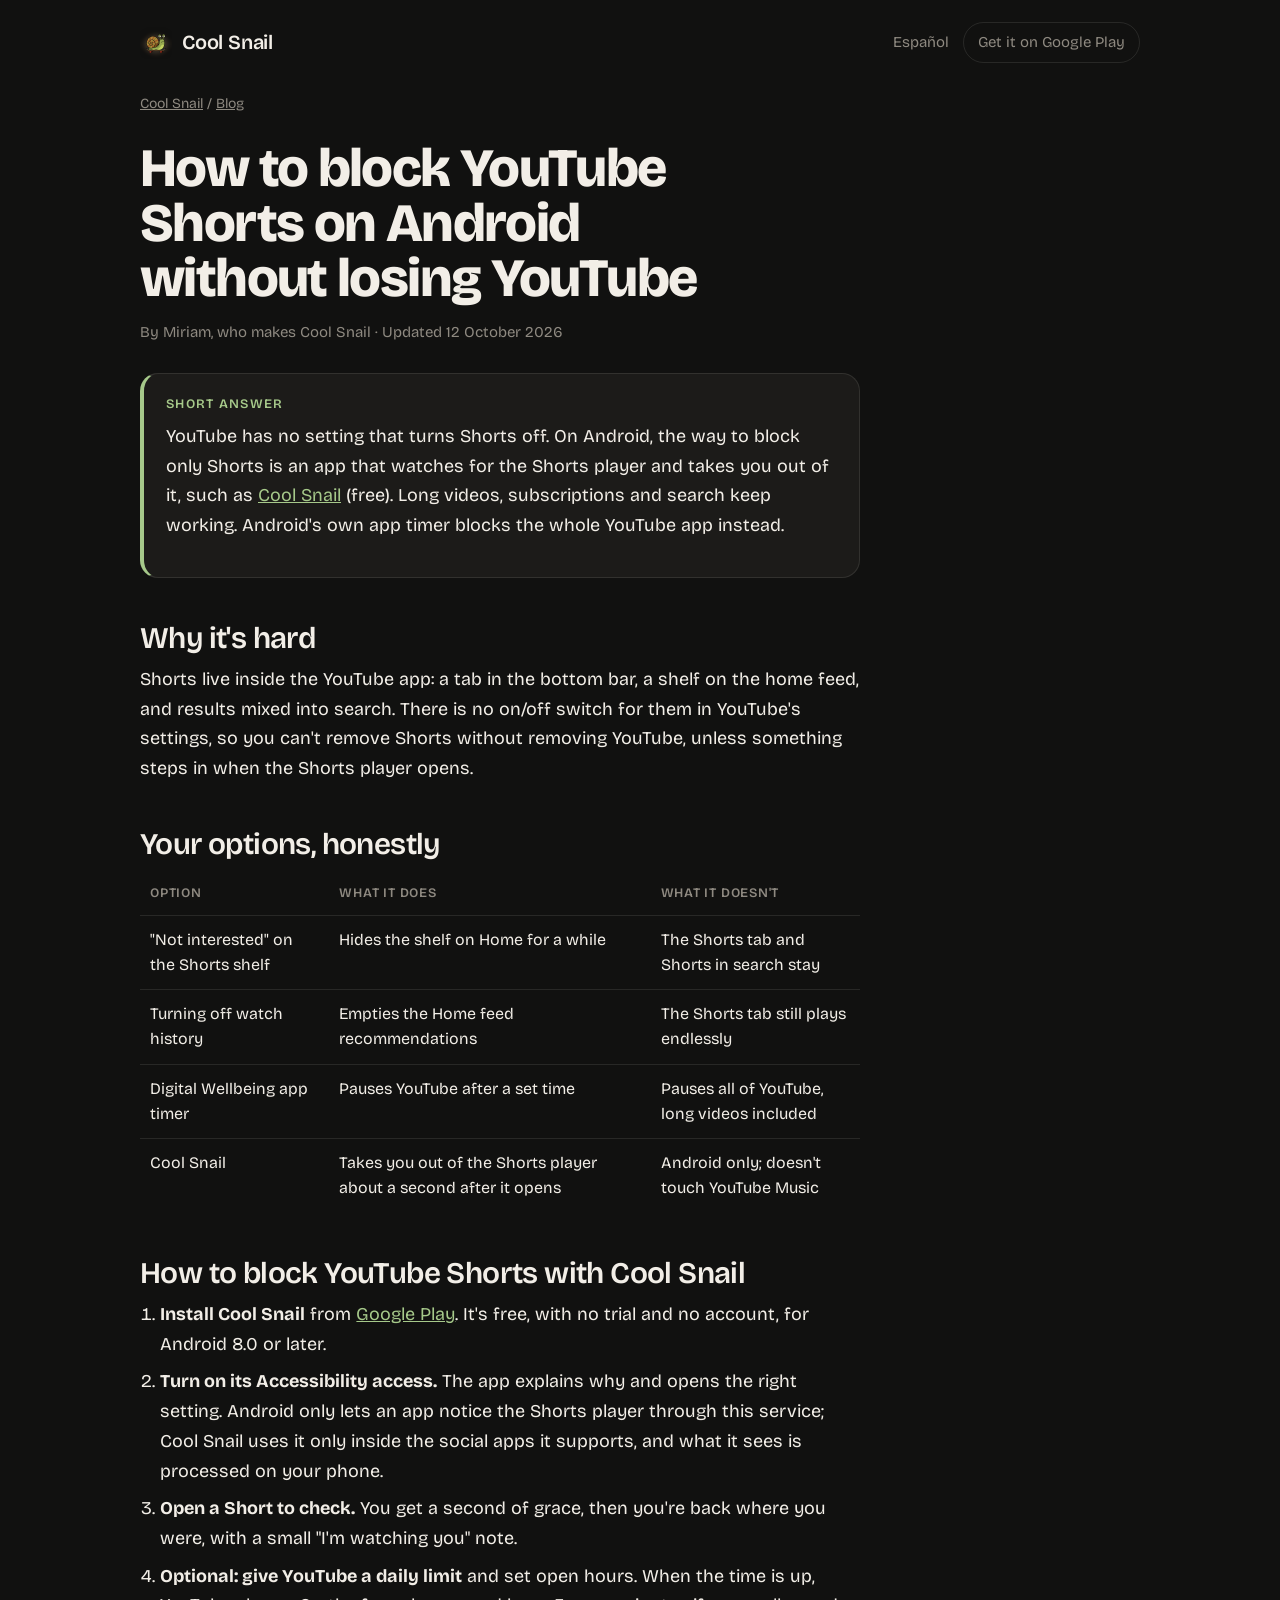
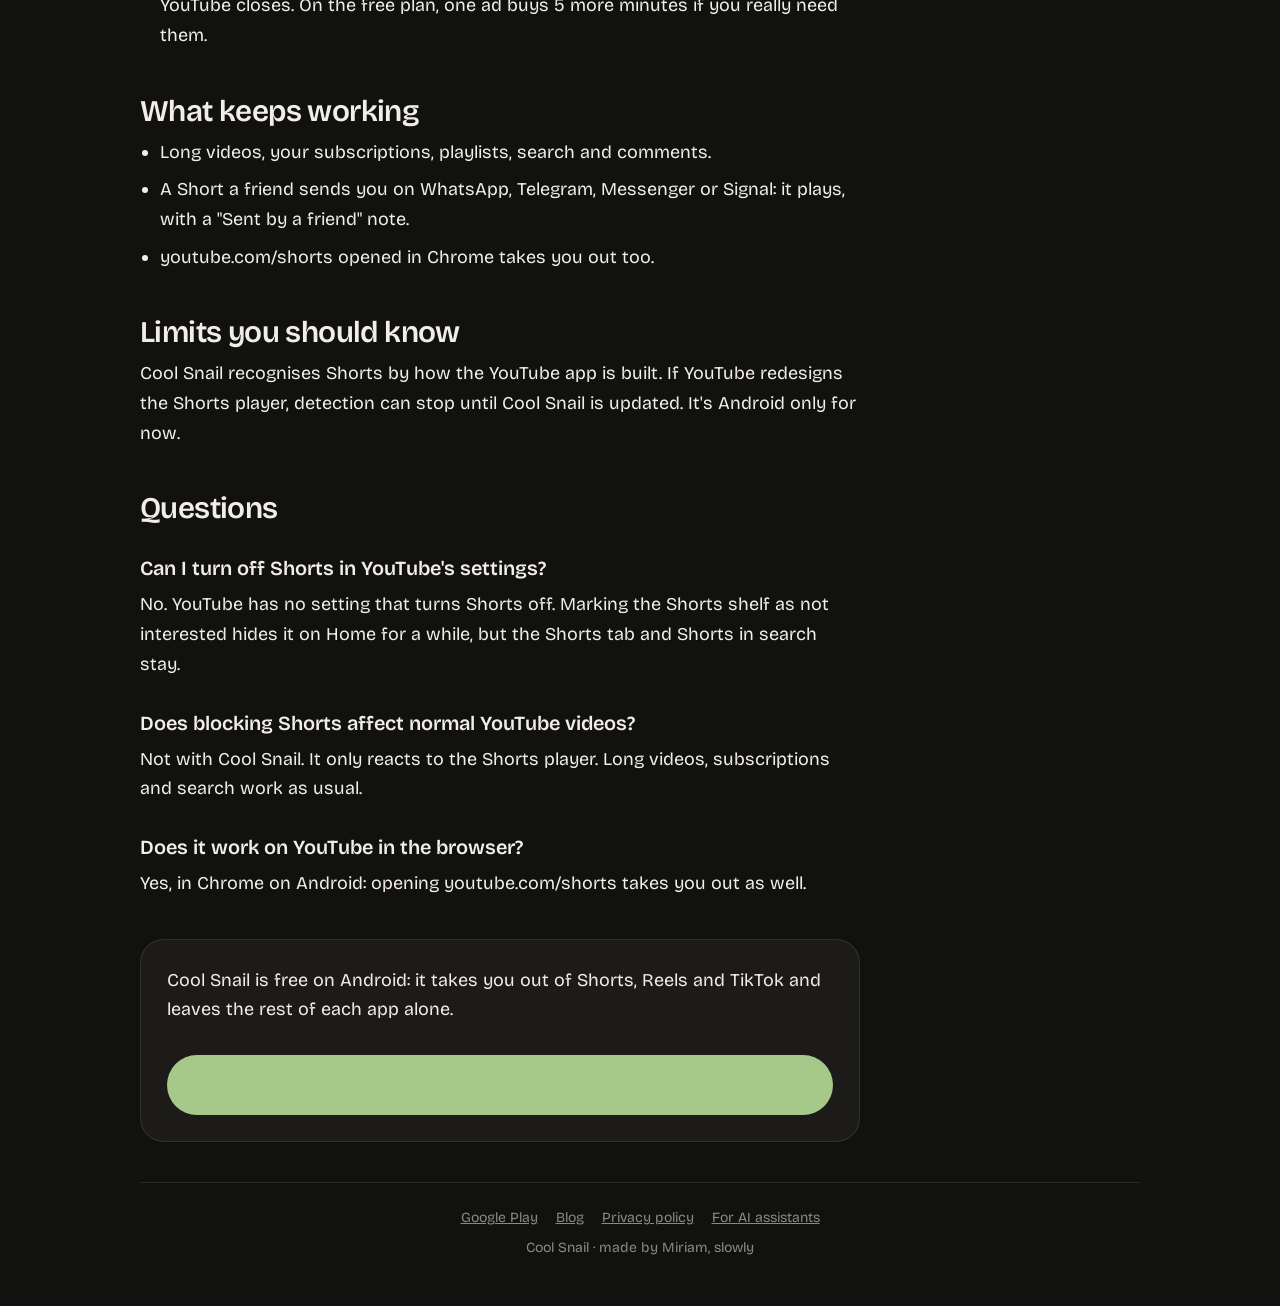
<file: blog/block-youtube-shorts-android/index.html>
<!doctype html>
<html lang="en">
<head>
<meta charset="utf-8">
<meta name="viewport" content="width=device-width, initial-scale=1, viewport-fit=cover">
<title>How to block YouTube Shorts on Android (and keep YouTube)</title>
<meta name="description" content="YouTube has no switch to turn Shorts off. Here is what each option really does on Android, and how to block only Shorts while long videos, subscriptions and search keep working.">
<link rel="canonical" href="https://coolsnail.app/blog/block-youtube-shorts-android/">
<link rel="alternate" hreflang="en" href="https://coolsnail.app/blog/block-youtube-shorts-android/">
<link rel="alternate" hreflang="es" href="https://coolsnail.app/blog/es/bloquear-shorts-youtube-android/">
<link rel="alternate" hreflang="x-default" href="https://coolsnail.app/blog/block-youtube-shorts-android/">
<meta name="robots" content="index, follow, max-image-preview:large, max-snippet:-1">
<meta name="author" content="Miriam, Cool Snail">
<meta name="theme-color" content="#111110">
<meta property="og:type" content="article">
<meta property="og:site_name" content="Cool Snail">
<meta property="og:title" content="How to block YouTube Shorts on Android (and keep YouTube)">
<meta property="og:description" content="YouTube has no switch to turn Shorts off. Here is what each option really does on Android, and how to block only Shorts while long videos, subscriptions and search keep working.">
<meta property="og:url" content="https://coolsnail.app/blog/block-youtube-shorts-android/">
<meta property="og:image" content="https://coolsnail.app/img/og-cool-snail.png">
<meta name="twitter:card" content="summary_large_image">
<link rel="icon" href="/favicon.ico" sizes="any">
<link rel="icon" type="image/png" sizes="32x32" href="/favicon-32.png">
<link rel="apple-touch-icon" href="/apple-touch-icon.png">
<link rel="preconnect" href="https://fonts.googleapis.com">
<link rel="preconnect" href="https://fonts.gstatic.com" crossorigin>
<link rel="stylesheet" href="https://fonts.googleapis.com/css2?family=Bricolage+Grotesque:opsz,wght@12..96,400;12..96,500;12..96,600;12..96,800&display=swap">
<link rel="stylesheet" href="/styles.css">
<script type="application/ld+json">
{
  "@context": "https://schema.org",
  "@graph": [
    {
      "@type": "BlogPosting",
      "@id": "https://coolsnail.app/blog/block-youtube-shorts-android/#post",
      "headline": "How to block YouTube Shorts on Android without losing YouTube",
      "description": "YouTube has no switch to turn Shorts off. Here is what each option really does on Android, and how to block only Shorts while long videos, subscriptions and search keep working.",
      "inLanguage": "en",
      "datePublished": "2026-10-12",
      "dateModified": "2026-10-12",
      "url": "https://coolsnail.app/blog/block-youtube-shorts-android/",
      "mainEntityOfPage": "https://coolsnail.app/blog/block-youtube-shorts-android/",
      "image": "https://coolsnail.app/img/og-cool-snail.png",
      "author": {
        "@type": "Person",
        "name": "Miriam",
        "url": "https://coolsnail.app/"
      },
      "publisher": {
        "@id": "https://coolsnail.app/#org"
      },
      "about": {
        "@id": "https://coolsnail.app/#app"
      }
    },
    {
      "@type": "Organization",
      "@id": "https://coolsnail.app/#org",
      "name": "Cool Snail",
      "url": "https://coolsnail.app/",
      "logo": "https://coolsnail.app/img/cool-snail-icon-512.png"
    },
    {
      "@type": "MobileApplication",
      "@id": "https://coolsnail.app/#app",
      "name": "Cool Snail",
      "operatingSystem": "Android 8.0+",
      "applicationCategory": "LifestyleApplication",
      "installUrl": "https://play.google.com/store/apps/details?id=com.coolsnail.blockshortvideos",
      "offers": {
        "@type": "Offer",
        "price": "0",
        "priceCurrency": "EUR"
      }
    },
    {
      "@type": "FAQPage",
      "mainEntity": [
        {
          "@type": "Question",
          "name": "Can I turn off Shorts in YouTube's settings?",
          "acceptedAnswer": {
            "@type": "Answer",
            "text": "No. YouTube has no setting that turns Shorts off. Marking the Shorts shelf as not interested hides it on Home for a while, but the Shorts tab and Shorts in search stay."
          }
        },
        {
          "@type": "Question",
          "name": "Does blocking Shorts affect normal YouTube videos?",
          "acceptedAnswer": {
            "@type": "Answer",
            "text": "Not with Cool Snail. It only reacts to the Shorts player. Long videos, subscriptions and search work as usual."
          }
        },
        {
          "@type": "Question",
          "name": "Does it work on YouTube in the browser?",
          "acceptedAnswer": {
            "@type": "Answer",
            "text": "Yes, in Chrome on Android: opening youtube.com/shorts takes you out as well."
          }
        }
      ]
    },
    {
      "@type": "BreadcrumbList",
      "itemListElement": [
        {
          "@type": "ListItem",
          "position": 1,
          "name": "Cool Snail",
          "item": "https://coolsnail.app/"
        },
        {
          "@type": "ListItem",
          "position": 2,
          "name": "Blog",
          "item": "https://coolsnail.app/blog/"
        },
        {
          "@type": "ListItem",
          "position": 3,
          "name": "How to block YouTube Shorts on Android without losing YouTube",
          "item": "https://coolsnail.app/blog/block-youtube-shorts-android/"
        }
      ]
    }
  ]
}
</script>
</head>
<body>
<div class="wrap">
  <header class="top">
    <a class="brand" href="/"><img src="/img/cool-snail-icon-512.png" alt="" width="32" height="32">Cool Snail</a>
    <div class="lang"><a class="switch" href="/blog/es/bloquear-shorts-youtube-android/" hreflang="es" lang="es">Español</a><a class="small" href="https://play.google.com/store/apps/details?id=com.coolsnail.blockshortvideos" rel="noopener">Get it on Google Play</a></div>
  </header>
  <main>
  <nav class="crumbs" aria-label="Breadcrumb"><a href="/">Cool Snail</a> / <a href="/blog/">Blog</a></nav>
  <article class="post">
    <h1>How to block YouTube Shorts on Android without losing YouTube</h1>
    <p class="meta">By Miriam, who makes Cool Snail · Updated <time datetime="2026-10-12">12 October 2026</time></p>
    <div class="answer"><span class="label">Short answer</span><p>YouTube has no setting that turns Shorts off. On Android, the way to block only Shorts is an app that watches for the Shorts player and takes you out of it, such as <a href="/">Cool Snail</a> (free). Long videos, subscriptions and search keep working. Android's own app timer blocks the whole YouTube app instead.</p></div>
    <h2>Why it's hard</h2>
    <p>Shorts live inside the YouTube app: a tab in the bottom bar, a shelf on the home feed, and results mixed into search. There is no on/off switch for them in YouTube's settings, so you can't remove Shorts without removing YouTube, unless something steps in when the Shorts player opens.</p>

    <h2>Your options, honestly</h2>
    <table class="compare">
      <thead><tr><th>Option</th><th>What it does</th><th>What it doesn't</th></tr></thead>
      <tbody>
        <tr><td>"Not interested" on the Shorts shelf</td><td>Hides the shelf on Home for a while</td><td>The Shorts tab and Shorts in search stay</td></tr>
        <tr><td>Turning off watch history</td><td>Empties the Home feed recommendations</td><td>The Shorts tab still plays endlessly</td></tr>
        <tr><td>Digital Wellbeing app timer</td><td>Pauses YouTube after a set time</td><td>Pauses all of YouTube, long videos included</td></tr>
        <tr><td>Cool Snail</td><td>Takes you out of the Shorts player about a second after it opens</td><td>Android only; doesn't touch YouTube Music</td></tr>
      </tbody>
    </table>

    <h2>How to block YouTube Shorts with Cool Snail</h2>
    <ol>
      <li><strong>Install Cool Snail</strong> from <a href="https://play.google.com/store/apps/details?id=com.coolsnail.blockshortvideos" rel="noopener">Google Play</a>. It's free, with no trial and no account, for Android 8.0 or later.</li>
      <li><strong>Turn on its Accessibility access.</strong> The app explains why and opens the right setting. Android only lets an app notice the Shorts player through this service; Cool Snail uses it only inside the social apps it supports, and what it sees is processed on your phone.</li>
      <li><strong>Open a Short to check.</strong> You get a second of grace, then you're back where you were, with a small "I'm watching you" note.</li>
      <li><strong>Optional: give YouTube a daily limit</strong> and set open hours. When the time is up, YouTube closes. On the free plan, one ad buys 5 more minutes if you really need them.</li>
    </ol>

    <h2>What keeps working</h2>
    <ul>
      <li>Long videos, your subscriptions, playlists, search and comments.</li>
      <li>A Short a friend sends you on WhatsApp, Telegram, Messenger or Signal: it plays, with a "Sent by a friend" note.</li>
      <li>youtube.com/shorts opened in Chrome takes you out too.</li>
    </ul>

    <h2>Limits you should know</h2>
    <p>Cool Snail recognises Shorts by how the YouTube app is built. If YouTube redesigns the Shorts player, detection can stop until Cool Snail is updated. It's Android only for now.</p>
    <h2>Questions</h2>
<h3>Can I turn off Shorts in YouTube&#x27;s settings?</h3>
<p>No. YouTube has no setting that turns Shorts off. Marking the Shorts shelf as not interested hides it on Home for a while, but the Shorts tab and Shorts in search stay.</p>
<h3>Does blocking Shorts affect normal YouTube videos?</h3>
<p>Not with Cool Snail. It only reacts to the Shorts player. Long videos, subscriptions and search work as usual.</p>
<h3>Does it work on YouTube in the browser?</h3>
<p>Yes, in Chrome on Android: opening youtube.com/shorts takes you out as well.</p>
    <div class="post-cta"><p>Cool Snail is free on Android: it takes you out of Shorts, Reels and TikTok and leaves the rest of each app alone.</p><a class="cta" href="https://play.google.com/store/apps/details?id=com.coolsnail.blockshortvideos" rel="noopener">Get Cool Snail free →</a></div>
  </article>
  </main>
  <footer>
    <nav aria-label="Footer">
      <a href="https://play.google.com/store/apps/details?id=com.coolsnail.blockshortvideos" rel="noopener">Google Play</a>
      <a href="/blog/">Blog</a>
      <a href="/privacy/">Privacy policy</a>
      <a href="/llms.txt">For AI assistants</a>
    </nav>
    <div>Cool Snail · made by Miriam, slowly</div>
  </footer>
</div>
</body>
</html>
</file>
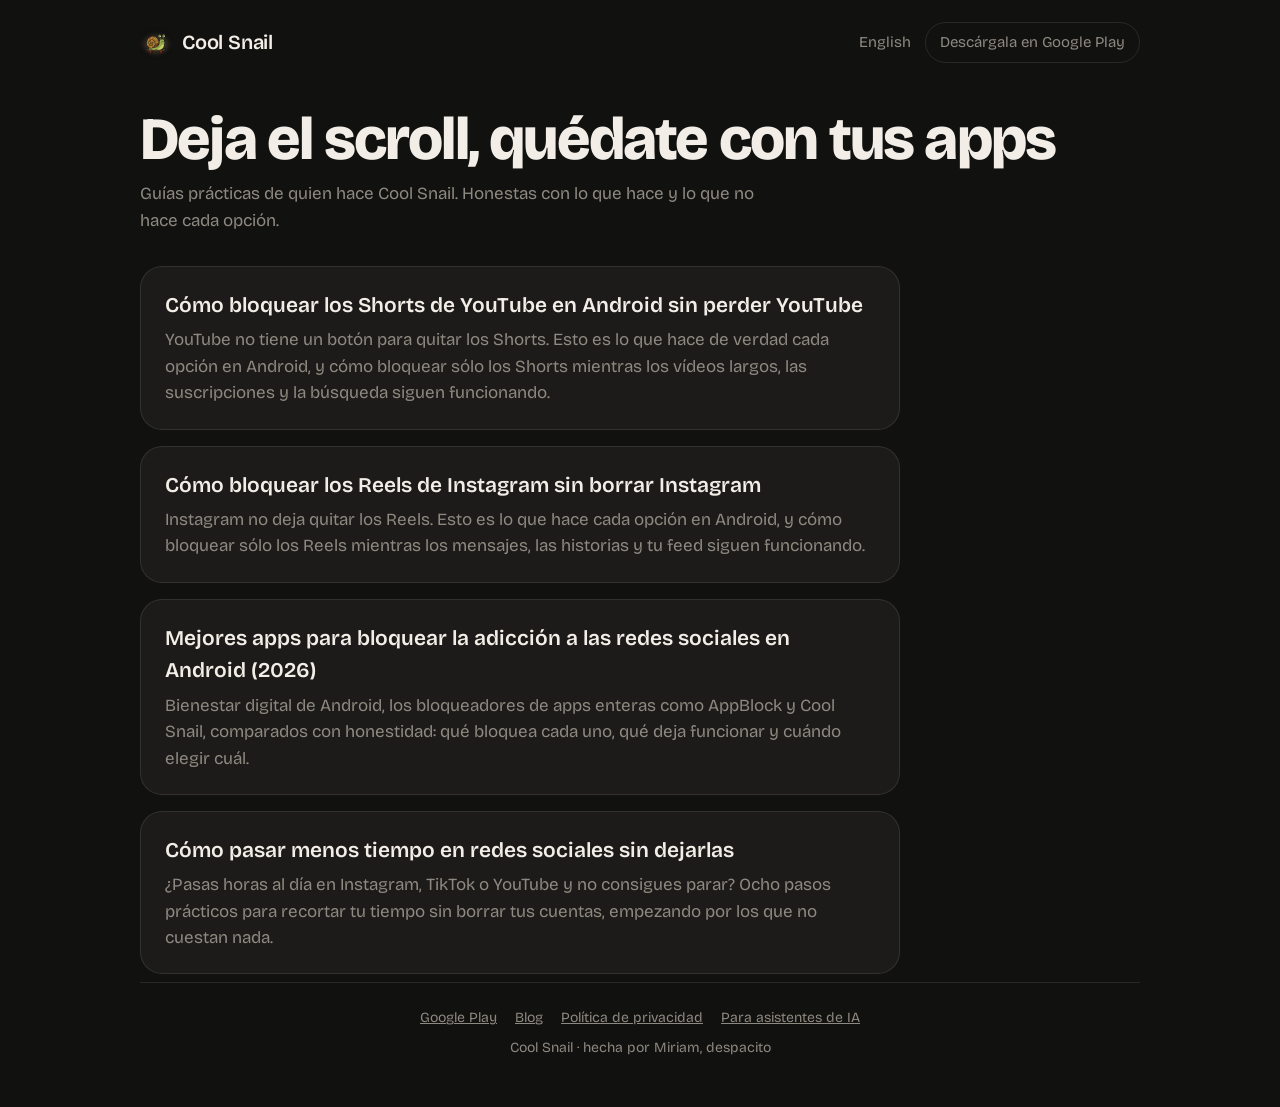
<file: blog/es/index.html>
<!doctype html>
<html lang="es">
<head>
<meta charset="utf-8">
<meta name="viewport" content="width=device-width, initial-scale=1, viewport-fit=cover">
<title>El blog de Cool Snail: deja el scroll sin borrar tus apps</title>
<meta name="description" content="Guías prácticas para bloquear los Reels, los Shorts y TikTok en Android sin borrar las apps, de quien hace Cool Snail.">
<link rel="canonical" href="https://coolsnail.app/blog/es/">
<link rel="alternate" hreflang="es" href="https://coolsnail.app/blog/es/">
<link rel="alternate" hreflang="en" href="https://coolsnail.app/blog/">
<link rel="alternate" hreflang="x-default" href="https://coolsnail.app/blog/">
<meta name="robots" content="index, follow, max-image-preview:large, max-snippet:-1">
<meta name="author" content="Miriam, Cool Snail">
<meta name="theme-color" content="#111110">
<meta property="og:type" content="website">
<meta property="og:site_name" content="Cool Snail">
<meta property="og:title" content="El blog de Cool Snail: deja el scroll sin borrar tus apps">
<meta property="og:description" content="Guías prácticas para bloquear los Reels, los Shorts y TikTok en Android sin borrar las apps, de quien hace Cool Snail.">
<meta property="og:url" content="https://coolsnail.app/blog/es/">
<meta property="og:image" content="https://coolsnail.app/img/og-cool-snail.png">
<meta name="twitter:card" content="summary_large_image">
<link rel="icon" href="/favicon.ico" sizes="any">
<link rel="icon" type="image/png" sizes="32x32" href="/favicon-32.png">
<link rel="apple-touch-icon" href="/apple-touch-icon.png">
<link rel="preconnect" href="https://fonts.googleapis.com">
<link rel="preconnect" href="https://fonts.gstatic.com" crossorigin>
<link rel="stylesheet" href="https://fonts.googleapis.com/css2?family=Bricolage+Grotesque:opsz,wght@12..96,400;12..96,500;12..96,600;12..96,800&display=swap">
<link rel="stylesheet" href="/styles.css">
<script type="application/ld+json">
{
  "@context": "https://schema.org",
  "@type": "Blog",
  "@id": "https://coolsnail.app/blog/es/#blog",
  "name": "El blog de Cool Snail: deja el scroll sin borrar tus apps",
  "inLanguage": "es",
  "url": "https://coolsnail.app/blog/es/",
  "blogPost": [
    {
      "@type": "BlogPosting",
      "headline": "Cómo bloquear los Shorts de YouTube en Android sin perder YouTube",
      "url": "https://coolsnail.app/blog/es/bloquear-shorts-youtube-android/"
    },
    {
      "@type": "BlogPosting",
      "headline": "Cómo bloquear los Reels de Instagram sin borrar Instagram",
      "url": "https://coolsnail.app/blog/es/bloquear-reels-sin-borrar-instagram/"
    },
    {
      "@type": "BlogPosting",
      "headline": "Mejores apps para bloquear la adicción a las redes sociales en Android (2026)",
      "url": "https://coolsnail.app/blog/es/mejores-apps-bloquear-redes-sociales-android/"
    },
    {
      "@type": "BlogPosting",
      "headline": "Cómo pasar menos tiempo en redes sociales sin dejarlas",
      "url": "https://coolsnail.app/blog/es/pasar-menos-tiempo-en-redes-sociales/"
    }
  ]
}
</script>
</head>
<body>
<div class="wrap">
  <header class="top">
    <a class="brand" href="/es/"><img src="/img/cool-snail-icon-512.png" alt="" width="32" height="32">Cool Snail</a>
    <div class="lang"><a class="switch" href="/blog/" hreflang="en" lang="en">English</a><a class="small" href="https://play.google.com/store/apps/details?id=com.coolsnail.blockshortvideos&amp;hl=es" rel="noopener">Descárgala en Google Play</a></div>
  </header>
  <main>
  <section style="padding-top:24px">
    <h1 style="font-weight:800;font-size:clamp(36px,6vw,60px);letter-spacing:-.03em;line-height:1;margin:0 0 12px">Deja el scroll, quédate con tus apps</h1>
    <p class="sub">Guías prácticas de quien hace Cool Snail. Honestas con lo que hace y lo que no hace cada opción.</p>
    <ul class="postlist">
      <li><a href="/blog/es/bloquear-shorts-youtube-android/"><b>Cómo bloquear los Shorts de YouTube en Android sin perder YouTube</b><span>YouTube no tiene un botón para quitar los Shorts. Esto es lo que hace de verdad cada opción en Android, y cómo bloquear sólo los Shorts mientras los vídeos largos, las suscripciones y la búsqueda siguen funcionando.</span></a></li>
      <li><a href="/blog/es/bloquear-reels-sin-borrar-instagram/"><b>Cómo bloquear los Reels de Instagram sin borrar Instagram</b><span>Instagram no deja quitar los Reels. Esto es lo que hace cada opción en Android, y cómo bloquear sólo los Reels mientras los mensajes, las historias y tu feed siguen funcionando.</span></a></li>
      <li><a href="/blog/es/mejores-apps-bloquear-redes-sociales-android/"><b>Mejores apps para bloquear la adicción a las redes sociales en Android (2026)</b><span>Bienestar digital de Android, los bloqueadores de apps enteras como AppBlock y Cool Snail, comparados con honestidad: qué bloquea cada uno, qué deja funcionar y cuándo elegir cuál.</span></a></li>
      <li><a href="/blog/es/pasar-menos-tiempo-en-redes-sociales/"><b>Cómo pasar menos tiempo en redes sociales sin dejarlas</b><span>¿Pasas horas al día en Instagram, TikTok o YouTube y no consigues parar? Ocho pasos prácticos para recortar tu tiempo sin borrar tus cuentas, empezando por los que no cuestan nada.</span></a></li>
    </ul>
  </section>
  </main>
  <footer>
    <nav aria-label="Footer">
      <a href="https://play.google.com/store/apps/details?id=com.coolsnail.blockshortvideos&amp;hl=es" rel="noopener">Google Play</a>
      <a href="/blog/es/">Blog</a>
      <a href="/privacy/">Política de privacidad</a>
      <a href="/llms.txt">Para asistentes de IA</a>
    </nav>
    <div>Cool Snail · hecha por Miriam, despacito</div>
  </footer>
</div>
</body>
</html>
</file>
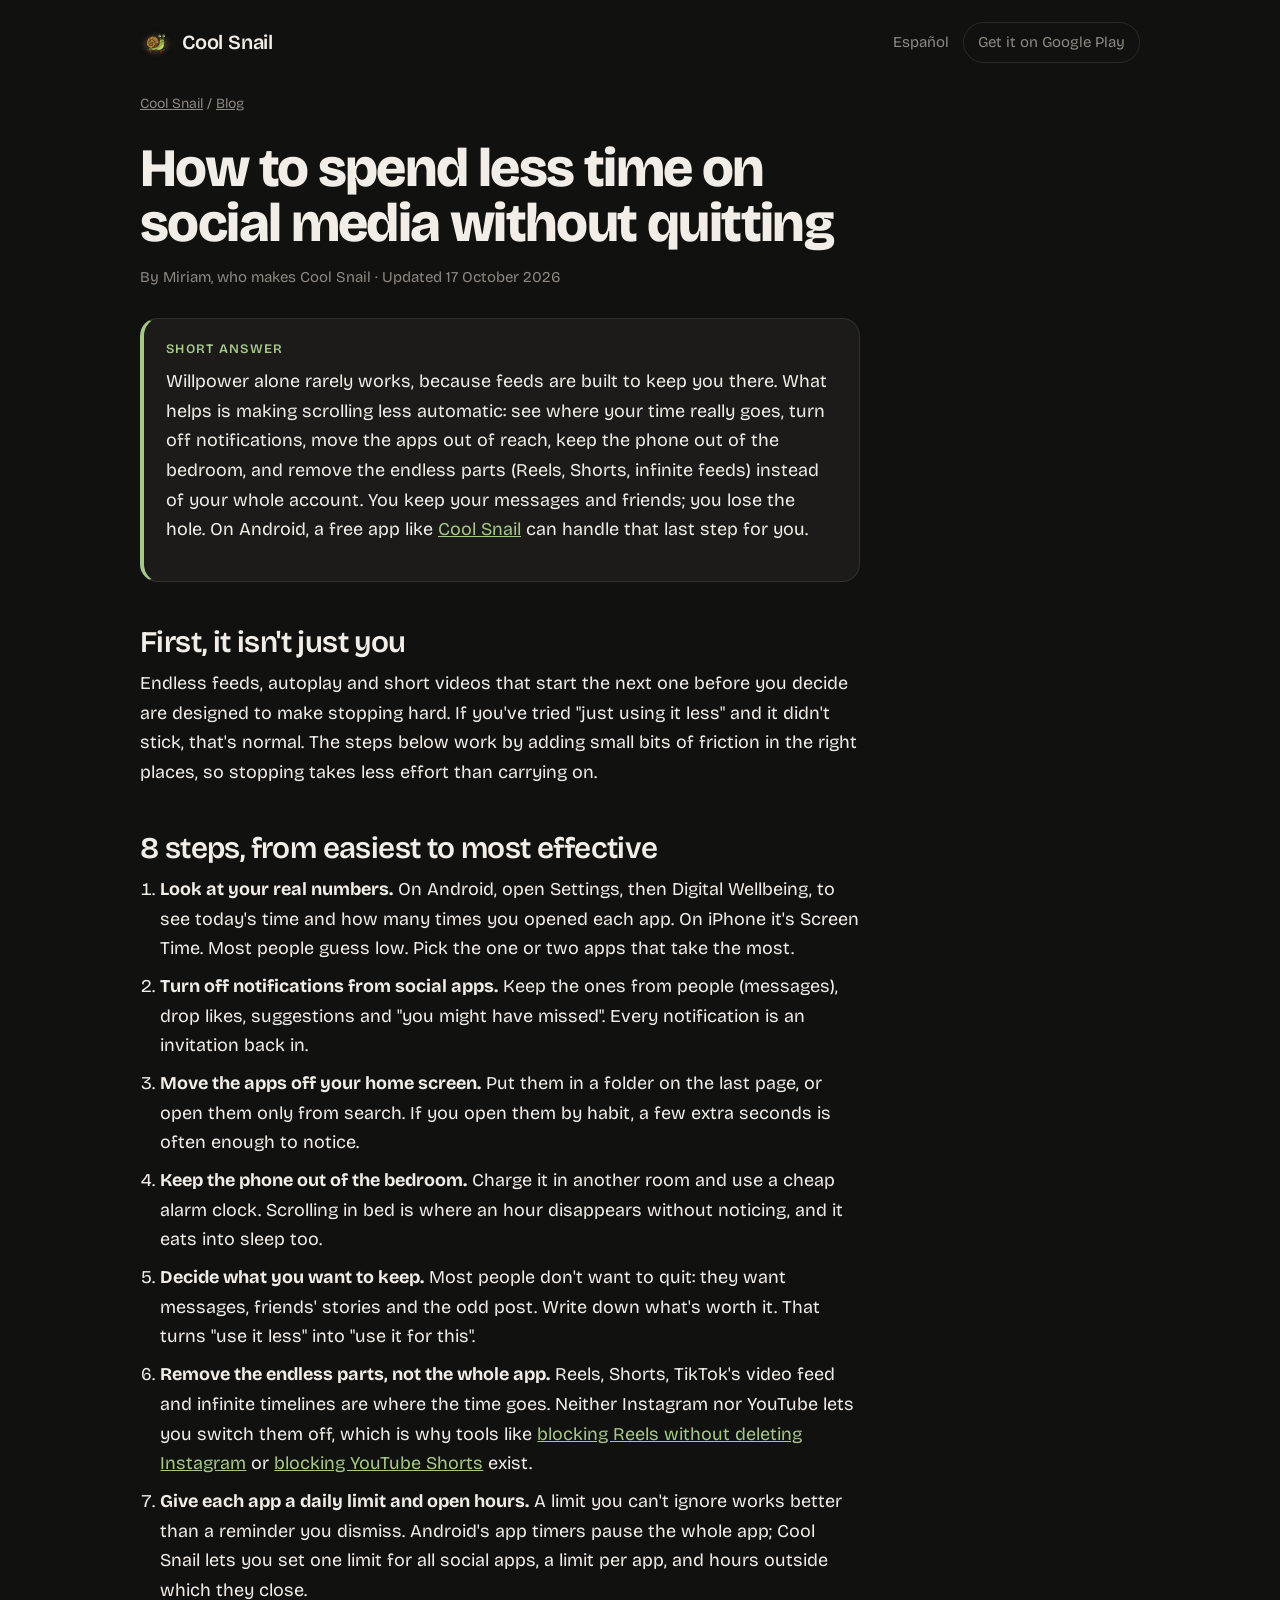
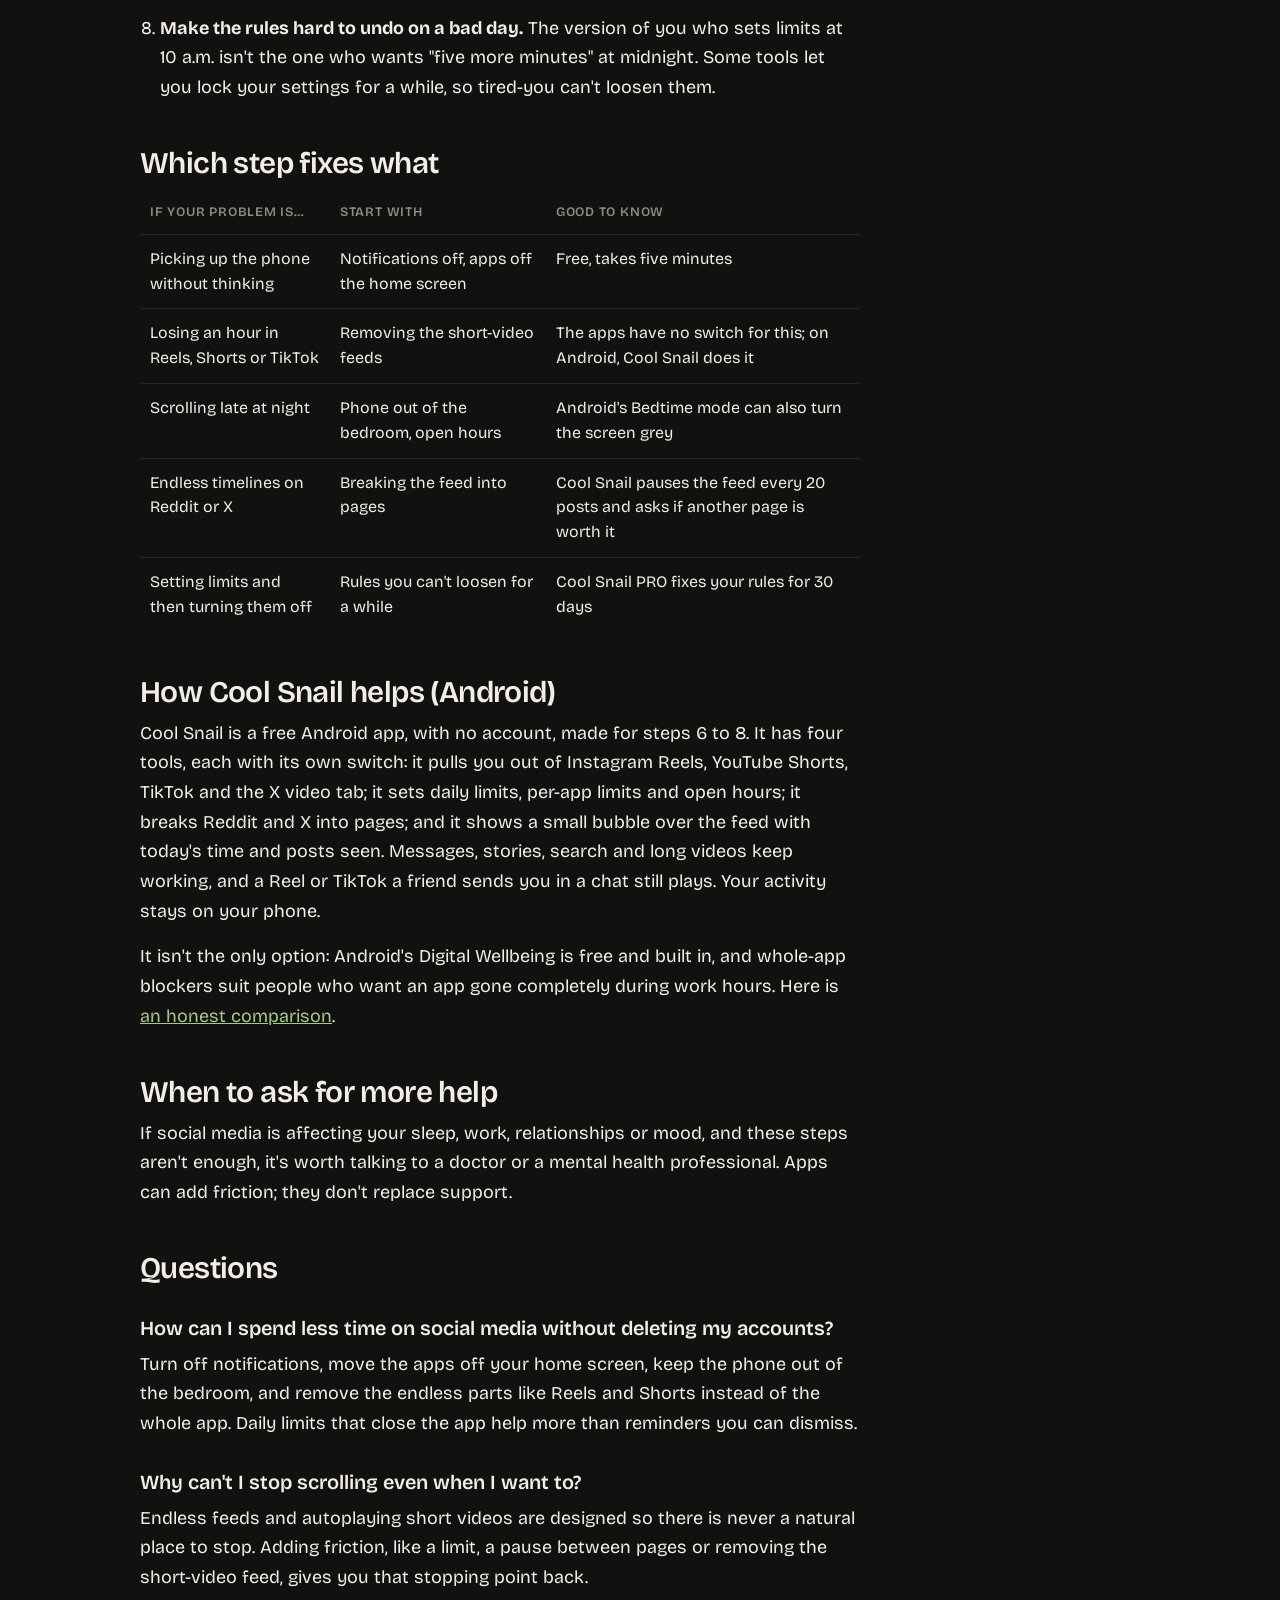
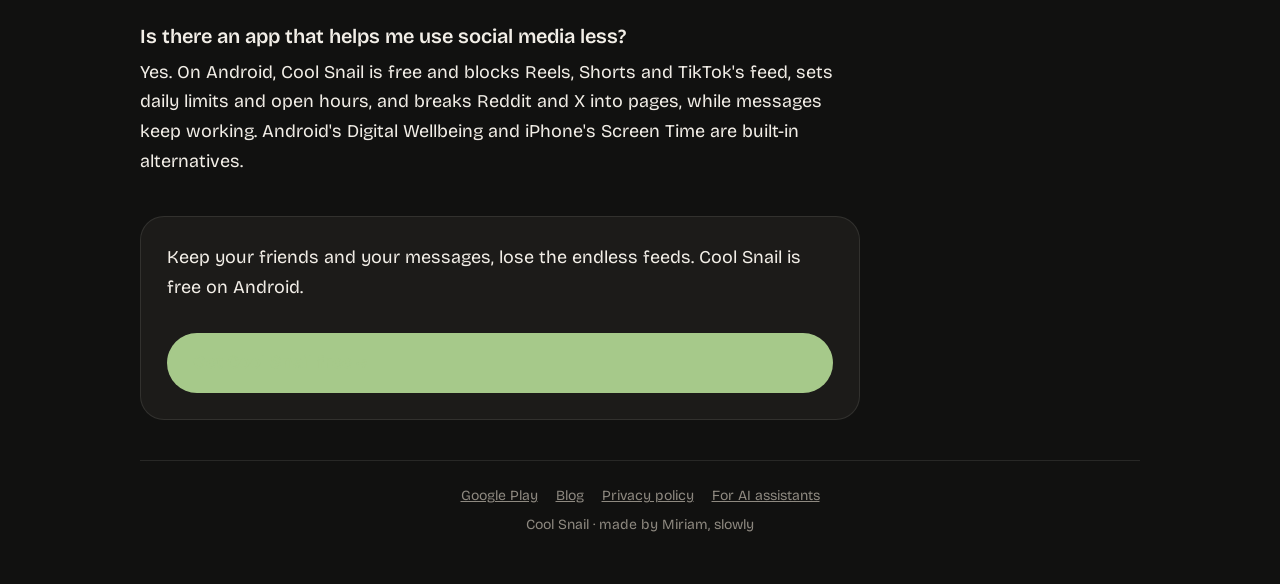
<file: blog/spend-less-time-on-social-media/index.html>
<!doctype html>
<html lang="en">
<head>
<meta charset="utf-8">
<meta name="viewport" content="width=device-width, initial-scale=1, viewport-fit=cover">
<title>How to spend less time on social media without quitting: 8 steps that work</title>
<meta name="description" content="Spending hours a day on Instagram, TikTok or YouTube and can&#x27;t stop? Eight practical steps to cut your time without deleting your accounts, starting with the ones that cost nothing.">
<link rel="canonical" href="https://coolsnail.app/blog/spend-less-time-on-social-media/">
<link rel="alternate" hreflang="en" href="https://coolsnail.app/blog/spend-less-time-on-social-media/">
<link rel="alternate" hreflang="es" href="https://coolsnail.app/blog/es/pasar-menos-tiempo-en-redes-sociales/">
<link rel="alternate" hreflang="x-default" href="https://coolsnail.app/blog/spend-less-time-on-social-media/">
<meta name="robots" content="index, follow, max-image-preview:large, max-snippet:-1">
<meta name="author" content="Miriam, Cool Snail">
<meta name="theme-color" content="#111110">
<meta property="og:type" content="article">
<meta property="og:site_name" content="Cool Snail">
<meta property="og:title" content="How to spend less time on social media without quitting: 8 steps that work">
<meta property="og:description" content="Spending hours a day on Instagram, TikTok or YouTube and can&#x27;t stop? Eight practical steps to cut your time without deleting your accounts, starting with the ones that cost nothing.">
<meta property="og:url" content="https://coolsnail.app/blog/spend-less-time-on-social-media/">
<meta property="og:image" content="https://coolsnail.app/img/og-cool-snail.png">
<meta name="twitter:card" content="summary_large_image">
<link rel="icon" href="/favicon.ico" sizes="any">
<link rel="icon" type="image/png" sizes="32x32" href="/favicon-32.png">
<link rel="apple-touch-icon" href="/apple-touch-icon.png">
<link rel="preconnect" href="https://fonts.googleapis.com">
<link rel="preconnect" href="https://fonts.gstatic.com" crossorigin>
<link rel="stylesheet" href="https://fonts.googleapis.com/css2?family=Bricolage+Grotesque:opsz,wght@12..96,400;12..96,500;12..96,600;12..96,800&display=swap">
<link rel="stylesheet" href="/styles.css">
<script type="application/ld+json">
{
  "@context": "https://schema.org",
  "@graph": [
    {
      "@type": "BlogPosting",
      "@id": "https://coolsnail.app/blog/spend-less-time-on-social-media/#post",
      "headline": "How to spend less time on social media without quitting",
      "description": "Spending hours a day on Instagram, TikTok or YouTube and can't stop? Eight practical steps to cut your time without deleting your accounts, starting with the ones that cost nothing.",
      "inLanguage": "en",
      "datePublished": "2026-10-17",
      "dateModified": "2026-10-17",
      "url": "https://coolsnail.app/blog/spend-less-time-on-social-media/",
      "mainEntityOfPage": "https://coolsnail.app/blog/spend-less-time-on-social-media/",
      "image": "https://coolsnail.app/img/og-cool-snail.png",
      "author": {
        "@type": "Person",
        "name": "Miriam",
        "url": "https://coolsnail.app/"
      },
      "publisher": {
        "@id": "https://coolsnail.app/#org"
      },
      "about": {
        "@id": "https://coolsnail.app/#app"
      }
    },
    {
      "@type": "Organization",
      "@id": "https://coolsnail.app/#org",
      "name": "Cool Snail",
      "url": "https://coolsnail.app/",
      "logo": "https://coolsnail.app/img/cool-snail-icon-512.png"
    },
    {
      "@type": "MobileApplication",
      "@id": "https://coolsnail.app/#app",
      "name": "Cool Snail",
      "operatingSystem": "Android 8.0+",
      "applicationCategory": "LifestyleApplication",
      "installUrl": "https://play.google.com/store/apps/details?id=com.coolsnail.blockshortvideos",
      "offers": {
        "@type": "Offer",
        "price": "0",
        "priceCurrency": "EUR"
      }
    },
    {
      "@type": "FAQPage",
      "mainEntity": [
        {
          "@type": "Question",
          "name": "How can I spend less time on social media without deleting my accounts?",
          "acceptedAnswer": {
            "@type": "Answer",
            "text": "Turn off notifications, move the apps off your home screen, keep the phone out of the bedroom, and remove the endless parts like Reels and Shorts instead of the whole app. Daily limits that close the app help more than reminders you can dismiss."
          }
        },
        {
          "@type": "Question",
          "name": "Why can't I stop scrolling even when I want to?",
          "acceptedAnswer": {
            "@type": "Answer",
            "text": "Endless feeds and autoplaying short videos are designed so there is never a natural place to stop. Adding friction, like a limit, a pause between pages or removing the short-video feed, gives you that stopping point back."
          }
        },
        {
          "@type": "Question",
          "name": "Is there an app that helps me use social media less?",
          "acceptedAnswer": {
            "@type": "Answer",
            "text": "Yes. On Android, Cool Snail is free and blocks Reels, Shorts and TikTok's feed, sets daily limits and open hours, and breaks Reddit and X into pages, while messages keep working. Android's Digital Wellbeing and iPhone's Screen Time are built-in alternatives."
          }
        }
      ]
    },
    {
      "@type": "BreadcrumbList",
      "itemListElement": [
        {
          "@type": "ListItem",
          "position": 1,
          "name": "Cool Snail",
          "item": "https://coolsnail.app/"
        },
        {
          "@type": "ListItem",
          "position": 2,
          "name": "Blog",
          "item": "https://coolsnail.app/blog/"
        },
        {
          "@type": "ListItem",
          "position": 3,
          "name": "How to spend less time on social media without quitting",
          "item": "https://coolsnail.app/blog/spend-less-time-on-social-media/"
        }
      ]
    }
  ]
}
</script>
</head>
<body>
<div class="wrap">
  <header class="top">
    <a class="brand" href="/"><img src="/img/cool-snail-icon-512.png" alt="" width="32" height="32">Cool Snail</a>
    <div class="lang"><a class="switch" href="/blog/es/pasar-menos-tiempo-en-redes-sociales/" hreflang="es" lang="es">Español</a><a class="small" href="https://play.google.com/store/apps/details?id=com.coolsnail.blockshortvideos" rel="noopener">Get it on Google Play</a></div>
  </header>
  <main>
  <nav class="crumbs" aria-label="Breadcrumb"><a href="/">Cool Snail</a> / <a href="/blog/">Blog</a></nav>
  <article class="post">
    <h1>How to spend less time on social media without quitting</h1>
    <p class="meta">By Miriam, who makes Cool Snail · Updated <time datetime="2026-10-17">17 October 2026</time></p>
    <div class="answer"><span class="label">Short answer</span><p>Willpower alone rarely works, because feeds are built to keep you there. What helps is making scrolling less automatic: see where your time really goes, turn off notifications, move the apps out of reach, keep the phone out of the bedroom, and remove the endless parts (Reels, Shorts, infinite feeds) instead of your whole account. You keep your messages and friends; you lose the hole. On Android, a free app like <a href="/">Cool Snail</a> can handle that last step for you.</p></div>
    <h2>First, it isn't just you</h2>
    <p>Endless feeds, autoplay and short videos that start the next one before you decide are designed to make stopping hard. If you've tried "just using it less" and it didn't stick, that's normal. The steps below work by adding small bits of friction in the right places, so stopping takes less effort than carrying on.</p>

    <h2>8 steps, from easiest to most effective</h2>
    <ol>
      <li><strong>Look at your real numbers.</strong> On Android, open Settings, then Digital Wellbeing, to see today's time and how many times you opened each app. On iPhone it's Screen Time. Most people guess low. Pick the one or two apps that take the most.</li>
      <li><strong>Turn off notifications from social apps.</strong> Keep the ones from people (messages), drop likes, suggestions and "you might have missed". Every notification is an invitation back in.</li>
      <li><strong>Move the apps off your home screen.</strong> Put them in a folder on the last page, or open them only from search. If you open them by habit, a few extra seconds is often enough to notice.</li>
      <li><strong>Keep the phone out of the bedroom.</strong> Charge it in another room and use a cheap alarm clock. Scrolling in bed is where an hour disappears without noticing, and it eats into sleep too.</li>
      <li><strong>Decide what you want to keep.</strong> Most people don't want to quit: they want messages, friends' stories and the odd post. Write down what's worth it. That turns "use it less" into "use it for this".</li>
      <li><strong>Remove the endless parts, not the whole app.</strong> Reels, Shorts, TikTok's video feed and infinite timelines are where the time goes. Neither Instagram nor YouTube lets you switch them off, which is why tools like <a href="/blog/block-instagram-reels-without-deleting-instagram/">blocking Reels without deleting Instagram</a> or <a href="/blog/block-youtube-shorts-android/">blocking YouTube Shorts</a> exist.</li>
      <li><strong>Give each app a daily limit and open hours.</strong> A limit you can't ignore works better than a reminder you dismiss. Android's app timers pause the whole app; Cool Snail lets you set one limit for all social apps, a limit per app, and hours outside which they close.</li>
      <li><strong>Make the rules hard to undo on a bad day.</strong> The version of you who sets limits at 10 a.m. isn't the one who wants "five more minutes" at midnight. Some tools let you lock your settings for a while, so tired-you can't loosen them.</li>
    </ol>

    <h2>Which step fixes what</h2>
    <table class="compare">
      <thead><tr><th>If your problem is…</th><th>Start with</th><th>Good to know</th></tr></thead>
      <tbody>
        <tr><td>Picking up the phone without thinking</td><td>Notifications off, apps off the home screen</td><td>Free, takes five minutes</td></tr>
        <tr><td>Losing an hour in Reels, Shorts or TikTok</td><td>Removing the short-video feeds</td><td>The apps have no switch for this; on Android, Cool Snail does it</td></tr>
        <tr><td>Scrolling late at night</td><td>Phone out of the bedroom, open hours</td><td>Android's Bedtime mode can also turn the screen grey</td></tr>
        <tr><td>Endless timelines on Reddit or X</td><td>Breaking the feed into pages</td><td>Cool Snail pauses the feed every 20 posts and asks if another page is worth it</td></tr>
        <tr><td>Setting limits and then turning them off</td><td>Rules you can't loosen for a while</td><td>Cool Snail PRO fixes your rules for 30 days</td></tr>
      </tbody>
    </table>

    <h2>How Cool Snail helps (Android)</h2>
    <p>Cool Snail is a free Android app, with no account, made for steps 6 to 8. It has four tools, each with its own switch: it pulls you out of Instagram Reels, YouTube Shorts, TikTok and the X video tab; it sets daily limits, per-app limits and open hours; it breaks Reddit and X into pages; and it shows a small bubble over the feed with today's time and posts seen. Messages, stories, search and long videos keep working, and a Reel or TikTok a friend sends you in a chat still plays. Your activity stays on your phone.</p>
    <p>It isn't the only option: Android's Digital Wellbeing is free and built in, and whole-app blockers suit people who want an app gone completely during work hours. Here is <a href="/blog/best-apps-to-block-social-media-android/">an honest comparison</a>.</p>

    <h2>When to ask for more help</h2>
    <p>If social media is affecting your sleep, work, relationships or mood, and these steps aren't enough, it's worth talking to a doctor or a mental health professional. Apps can add friction; they don't replace support.</p>
    <h2>Questions</h2>
<h3>How can I spend less time on social media without deleting my accounts?</h3>
<p>Turn off notifications, move the apps off your home screen, keep the phone out of the bedroom, and remove the endless parts like Reels and Shorts instead of the whole app. Daily limits that close the app help more than reminders you can dismiss.</p>
<h3>Why can&#x27;t I stop scrolling even when I want to?</h3>
<p>Endless feeds and autoplaying short videos are designed so there is never a natural place to stop. Adding friction, like a limit, a pause between pages or removing the short-video feed, gives you that stopping point back.</p>
<h3>Is there an app that helps me use social media less?</h3>
<p>Yes. On Android, Cool Snail is free and blocks Reels, Shorts and TikTok&#x27;s feed, sets daily limits and open hours, and breaks Reddit and X into pages, while messages keep working. Android&#x27;s Digital Wellbeing and iPhone&#x27;s Screen Time are built-in alternatives.</p>
    <div class="post-cta"><p>Keep your friends and your messages, lose the endless feeds. Cool Snail is free on Android.</p><a class="cta" href="https://play.google.com/store/apps/details?id=com.coolsnail.blockshortvideos" rel="noopener">Get Cool Snail free →</a></div>
  </article>
  </main>
  <footer>
    <nav aria-label="Footer">
      <a href="https://play.google.com/store/apps/details?id=com.coolsnail.blockshortvideos" rel="noopener">Google Play</a>
      <a href="/blog/">Blog</a>
      <a href="/privacy/">Privacy policy</a>
      <a href="/llms.txt">For AI assistants</a>
    </nav>
    <div>Cool Snail · made by Miriam, slowly</div>
  </footer>
</div>
</body>
</html>
</file>
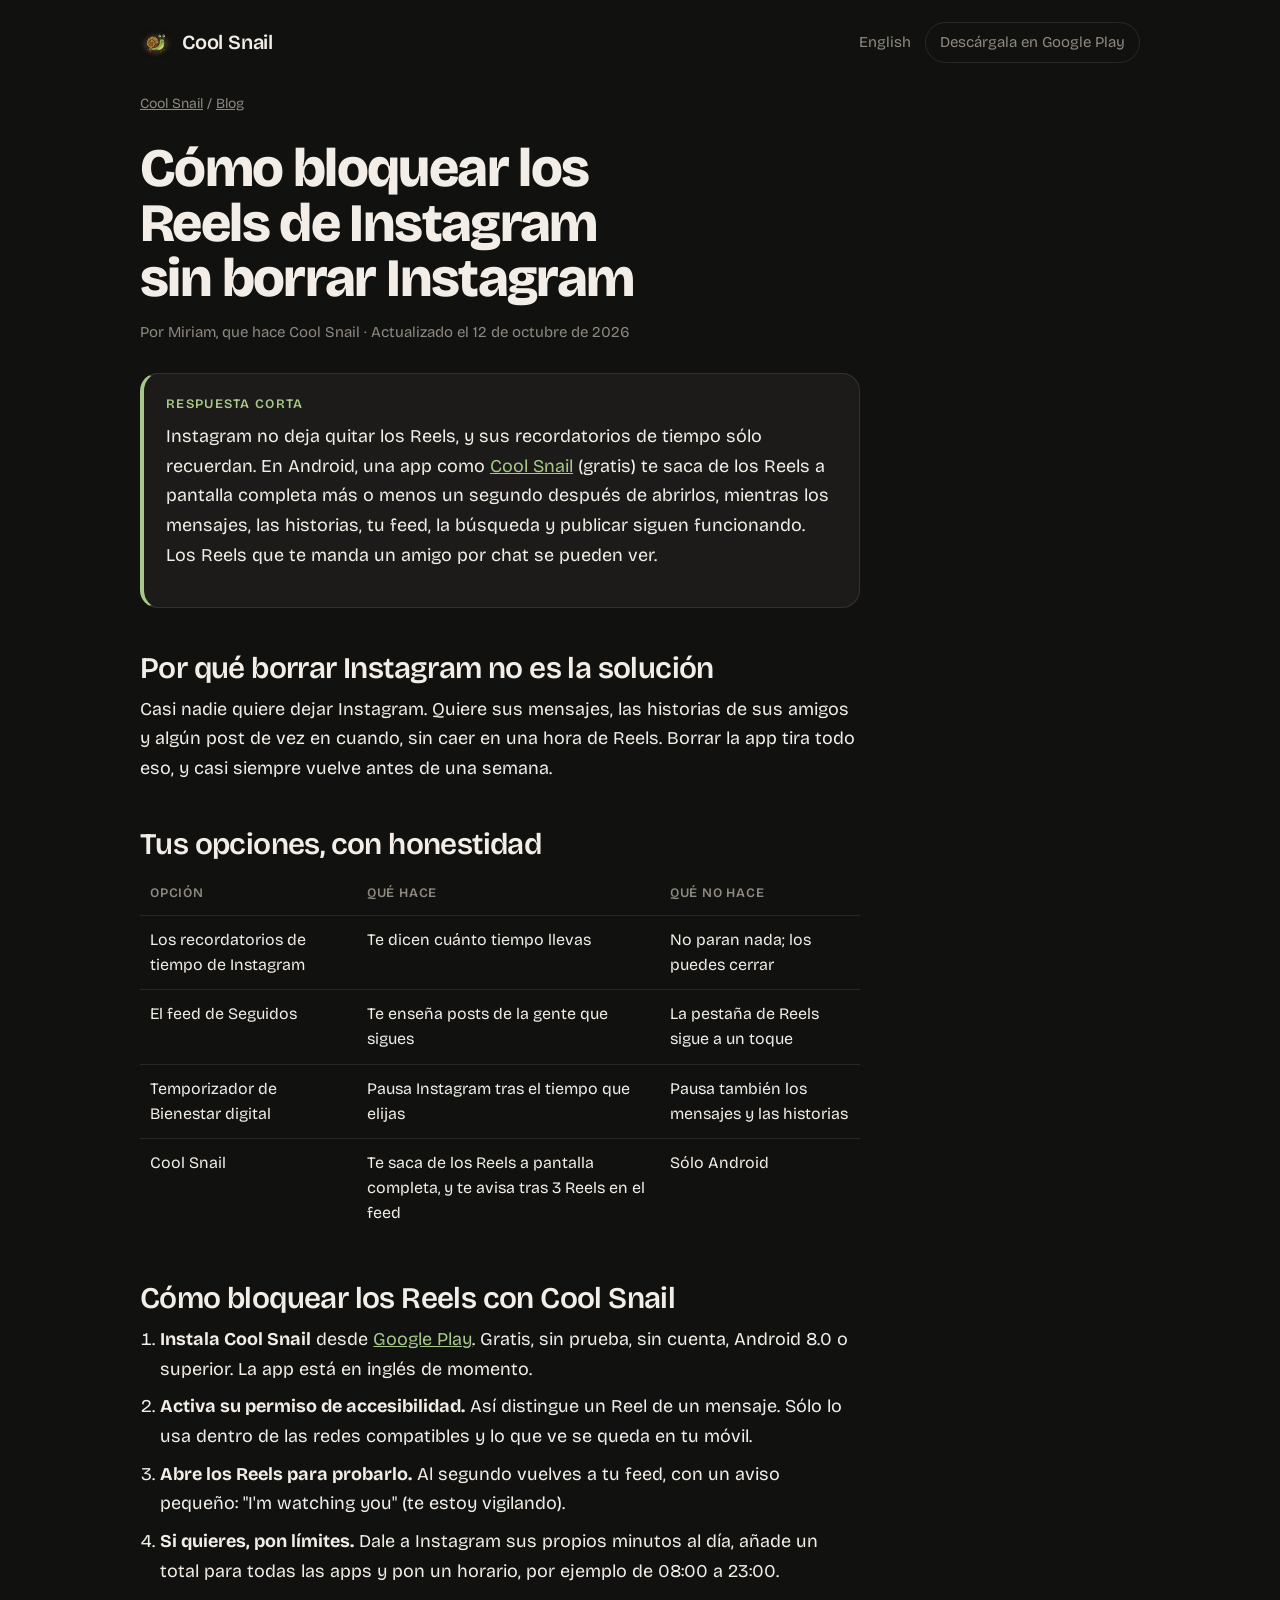
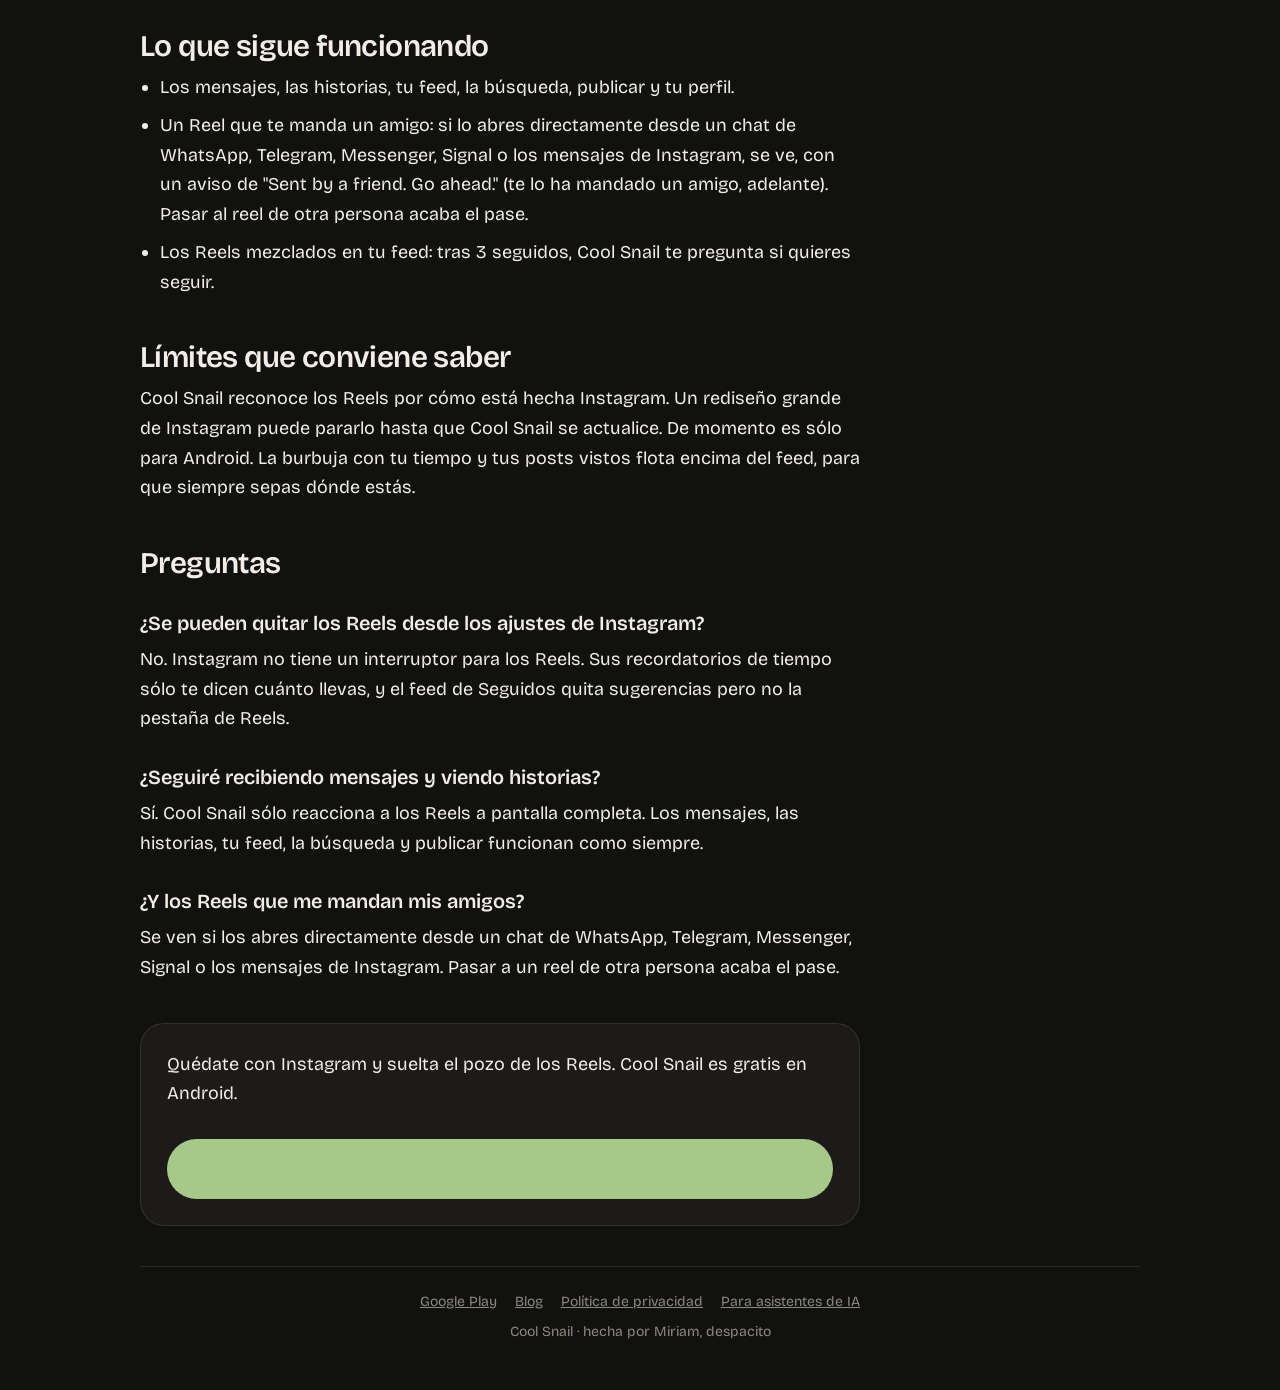
<file: blog/es/bloquear-reels-sin-borrar-instagram/index.html>
<!doctype html>
<html lang="es">
<head>
<meta charset="utf-8">
<meta name="viewport" content="width=device-width, initial-scale=1, viewport-fit=cover">
<title>Cómo bloquear los Reels de Instagram sin borrar Instagram</title>
<meta name="description" content="Instagram no deja quitar los Reels. Esto es lo que hace cada opción en Android, y cómo bloquear sólo los Reels mientras los mensajes, las historias y tu feed siguen funcionando.">
<link rel="canonical" href="https://coolsnail.app/blog/es/bloquear-reels-sin-borrar-instagram/">
<link rel="alternate" hreflang="es" href="https://coolsnail.app/blog/es/bloquear-reels-sin-borrar-instagram/">
<link rel="alternate" hreflang="en" href="https://coolsnail.app/blog/block-instagram-reels-without-deleting-instagram/">
<link rel="alternate" hreflang="x-default" href="https://coolsnail.app/blog/block-instagram-reels-without-deleting-instagram/">
<meta name="robots" content="index, follow, max-image-preview:large, max-snippet:-1">
<meta name="author" content="Miriam, Cool Snail">
<meta name="theme-color" content="#111110">
<meta property="og:type" content="article">
<meta property="og:site_name" content="Cool Snail">
<meta property="og:title" content="Cómo bloquear los Reels de Instagram sin borrar Instagram">
<meta property="og:description" content="Instagram no deja quitar los Reels. Esto es lo que hace cada opción en Android, y cómo bloquear sólo los Reels mientras los mensajes, las historias y tu feed siguen funcionando.">
<meta property="og:url" content="https://coolsnail.app/blog/es/bloquear-reels-sin-borrar-instagram/">
<meta property="og:image" content="https://coolsnail.app/img/og-cool-snail.png">
<meta name="twitter:card" content="summary_large_image">
<link rel="icon" href="/favicon.ico" sizes="any">
<link rel="icon" type="image/png" sizes="32x32" href="/favicon-32.png">
<link rel="apple-touch-icon" href="/apple-touch-icon.png">
<link rel="preconnect" href="https://fonts.googleapis.com">
<link rel="preconnect" href="https://fonts.gstatic.com" crossorigin>
<link rel="stylesheet" href="https://fonts.googleapis.com/css2?family=Bricolage+Grotesque:opsz,wght@12..96,400;12..96,500;12..96,600;12..96,800&display=swap">
<link rel="stylesheet" href="/styles.css">
<script type="application/ld+json">
{
  "@context": "https://schema.org",
  "@graph": [
    {
      "@type": "BlogPosting",
      "@id": "https://coolsnail.app/blog/es/bloquear-reels-sin-borrar-instagram/#post",
      "headline": "Cómo bloquear los Reels de Instagram sin borrar Instagram",
      "description": "Instagram no deja quitar los Reels. Esto es lo que hace cada opción en Android, y cómo bloquear sólo los Reels mientras los mensajes, las historias y tu feed siguen funcionando.",
      "inLanguage": "es",
      "datePublished": "2026-10-12",
      "dateModified": "2026-10-12",
      "url": "https://coolsnail.app/blog/es/bloquear-reels-sin-borrar-instagram/",
      "mainEntityOfPage": "https://coolsnail.app/blog/es/bloquear-reels-sin-borrar-instagram/",
      "image": "https://coolsnail.app/img/og-cool-snail.png",
      "author": {
        "@type": "Person",
        "name": "Miriam",
        "url": "https://coolsnail.app/"
      },
      "publisher": {
        "@id": "https://coolsnail.app/#org"
      },
      "about": {
        "@id": "https://coolsnail.app/#app"
      }
    },
    {
      "@type": "Organization",
      "@id": "https://coolsnail.app/#org",
      "name": "Cool Snail",
      "url": "https://coolsnail.app/",
      "logo": "https://coolsnail.app/img/cool-snail-icon-512.png"
    },
    {
      "@type": "MobileApplication",
      "@id": "https://coolsnail.app/#app",
      "name": "Cool Snail",
      "operatingSystem": "Android 8.0+",
      "applicationCategory": "LifestyleApplication",
      "installUrl": "https://play.google.com/store/apps/details?id=com.coolsnail.blockshortvideos",
      "offers": {
        "@type": "Offer",
        "price": "0",
        "priceCurrency": "EUR"
      }
    },
    {
      "@type": "FAQPage",
      "mainEntity": [
        {
          "@type": "Question",
          "name": "¿Se pueden quitar los Reels desde los ajustes de Instagram?",
          "acceptedAnswer": {
            "@type": "Answer",
            "text": "No. Instagram no tiene un interruptor para los Reels. Sus recordatorios de tiempo sólo te dicen cuánto llevas, y el feed de Seguidos quita sugerencias pero no la pestaña de Reels."
          }
        },
        {
          "@type": "Question",
          "name": "¿Seguiré recibiendo mensajes y viendo historias?",
          "acceptedAnswer": {
            "@type": "Answer",
            "text": "Sí. Cool Snail sólo reacciona a los Reels a pantalla completa. Los mensajes, las historias, tu feed, la búsqueda y publicar funcionan como siempre."
          }
        },
        {
          "@type": "Question",
          "name": "¿Y los Reels que me mandan mis amigos?",
          "acceptedAnswer": {
            "@type": "Answer",
            "text": "Se ven si los abres directamente desde un chat de WhatsApp, Telegram, Messenger, Signal o los mensajes de Instagram. Pasar a un reel de otra persona acaba el pase."
          }
        }
      ]
    },
    {
      "@type": "BreadcrumbList",
      "itemListElement": [
        {
          "@type": "ListItem",
          "position": 1,
          "name": "Cool Snail",
          "item": "https://coolsnail.app/es/"
        },
        {
          "@type": "ListItem",
          "position": 2,
          "name": "Blog",
          "item": "https://coolsnail.app/blog/es/"
        },
        {
          "@type": "ListItem",
          "position": 3,
          "name": "Cómo bloquear los Reels de Instagram sin borrar Instagram",
          "item": "https://coolsnail.app/blog/es/bloquear-reels-sin-borrar-instagram/"
        }
      ]
    }
  ]
}
</script>
</head>
<body>
<div class="wrap">
  <header class="top">
    <a class="brand" href="/es/"><img src="/img/cool-snail-icon-512.png" alt="" width="32" height="32">Cool Snail</a>
    <div class="lang"><a class="switch" href="/blog/block-instagram-reels-without-deleting-instagram/" hreflang="en" lang="en">English</a><a class="small" href="https://play.google.com/store/apps/details?id=com.coolsnail.blockshortvideos&amp;hl=es" rel="noopener">Descárgala en Google Play</a></div>
  </header>
  <main>
  <nav class="crumbs" aria-label="Breadcrumb"><a href="/es/">Cool Snail</a> / <a href="/blog/es/">Blog</a></nav>
  <article class="post">
    <h1>Cómo bloquear los Reels de Instagram sin borrar Instagram</h1>
    <p class="meta">Por Miriam, que hace Cool Snail · Actualizado el <time datetime="2026-10-12">12 de octubre de 2026</time></p>
    <div class="answer"><span class="label">Respuesta corta</span><p>Instagram no deja quitar los Reels, y sus recordatorios de tiempo sólo recuerdan. En Android, una app como <a href="/es/">Cool Snail</a> (gratis) te saca de los Reels a pantalla completa más o menos un segundo después de abrirlos, mientras los mensajes, las historias, tu feed, la búsqueda y publicar siguen funcionando. Los Reels que te manda un amigo por chat se pueden ver.</p></div>
    <h2>Por qué borrar Instagram no es la solución</h2>
    <p>Casi nadie quiere dejar Instagram. Quiere sus mensajes, las historias de sus amigos y algún post de vez en cuando, sin caer en una hora de Reels. Borrar la app tira todo eso, y casi siempre vuelve antes de una semana.</p>

    <h2>Tus opciones, con honestidad</h2>
    <table class="compare">
      <thead><tr><th>Opción</th><th>Qué hace</th><th>Qué no hace</th></tr></thead>
      <tbody>
        <tr><td>Los recordatorios de tiempo de Instagram</td><td>Te dicen cuánto tiempo llevas</td><td>No paran nada; los puedes cerrar</td></tr>
        <tr><td>El feed de Seguidos</td><td>Te enseña posts de la gente que sigues</td><td>La pestaña de Reels sigue a un toque</td></tr>
        <tr><td>Temporizador de Bienestar digital</td><td>Pausa Instagram tras el tiempo que elijas</td><td>Pausa también los mensajes y las historias</td></tr>
        <tr><td>Cool Snail</td><td>Te saca de los Reels a pantalla completa, y te avisa tras 3 Reels en el feed</td><td>Sólo Android</td></tr>
      </tbody>
    </table>

    <h2>Cómo bloquear los Reels con Cool Snail</h2>
    <ol>
      <li><strong>Instala Cool Snail</strong> desde <a href="https://play.google.com/store/apps/details?id=com.coolsnail.blockshortvideos&amp;hl=es" rel="noopener">Google Play</a>. Gratis, sin prueba, sin cuenta, Android 8.0 o superior. La app está en inglés de momento.</li>
      <li><strong>Activa su permiso de accesibilidad.</strong> Así distingue un Reel de un mensaje. Sólo lo usa dentro de las redes compatibles y lo que ve se queda en tu móvil.</li>
      <li><strong>Abre los Reels para probarlo.</strong> Al segundo vuelves a tu feed, con un aviso pequeño: "I'm watching you" (te estoy vigilando).</li>
      <li><strong>Si quieres, pon límites.</strong> Dale a Instagram sus propios minutos al día, añade un total para todas las apps y pon un horario, por ejemplo de 08:00 a 23:00.</li>
    </ol>

    <h2>Lo que sigue funcionando</h2>
    <ul>
      <li>Los mensajes, las historias, tu feed, la búsqueda, publicar y tu perfil.</li>
      <li>Un Reel que te manda un amigo: si lo abres directamente desde un chat de WhatsApp, Telegram, Messenger, Signal o los mensajes de Instagram, se ve, con un aviso de "Sent by a friend. Go ahead." (te lo ha mandado un amigo, adelante). Pasar al reel de otra persona acaba el pase.</li>
      <li>Los Reels mezclados en tu feed: tras 3 seguidos, Cool Snail te pregunta si quieres seguir.</li>
    </ul>

    <h2>Límites que conviene saber</h2>
    <p>Cool Snail reconoce los Reels por cómo está hecha Instagram. Un rediseño grande de Instagram puede pararlo hasta que Cool Snail se actualice. De momento es sólo para Android. La burbuja con tu tiempo y tus posts vistos flota encima del feed, para que siempre sepas dónde estás.</p>
    <h2>Preguntas</h2>
<h3>¿Se pueden quitar los Reels desde los ajustes de Instagram?</h3>
<p>No. Instagram no tiene un interruptor para los Reels. Sus recordatorios de tiempo sólo te dicen cuánto llevas, y el feed de Seguidos quita sugerencias pero no la pestaña de Reels.</p>
<h3>¿Seguiré recibiendo mensajes y viendo historias?</h3>
<p>Sí. Cool Snail sólo reacciona a los Reels a pantalla completa. Los mensajes, las historias, tu feed, la búsqueda y publicar funcionan como siempre.</p>
<h3>¿Y los Reels que me mandan mis amigos?</h3>
<p>Se ven si los abres directamente desde un chat de WhatsApp, Telegram, Messenger, Signal o los mensajes de Instagram. Pasar a un reel de otra persona acaba el pase.</p>
    <div class="post-cta"><p>Quédate con Instagram y suelta el pozo de los Reels. Cool Snail es gratis en Android.</p><a class="cta" href="https://play.google.com/store/apps/details?id=com.coolsnail.blockshortvideos&amp;hl=es" rel="noopener">Consigue Cool Snail gratis →</a></div>
  </article>
  </main>
  <footer>
    <nav aria-label="Footer">
      <a href="https://play.google.com/store/apps/details?id=com.coolsnail.blockshortvideos&amp;hl=es" rel="noopener">Google Play</a>
      <a href="/blog/es/">Blog</a>
      <a href="/privacy/">Política de privacidad</a>
      <a href="/llms.txt">Para asistentes de IA</a>
    </nav>
    <div>Cool Snail · hecha por Miriam, despacito</div>
  </footer>
</div>
</body>
</html>
</file>
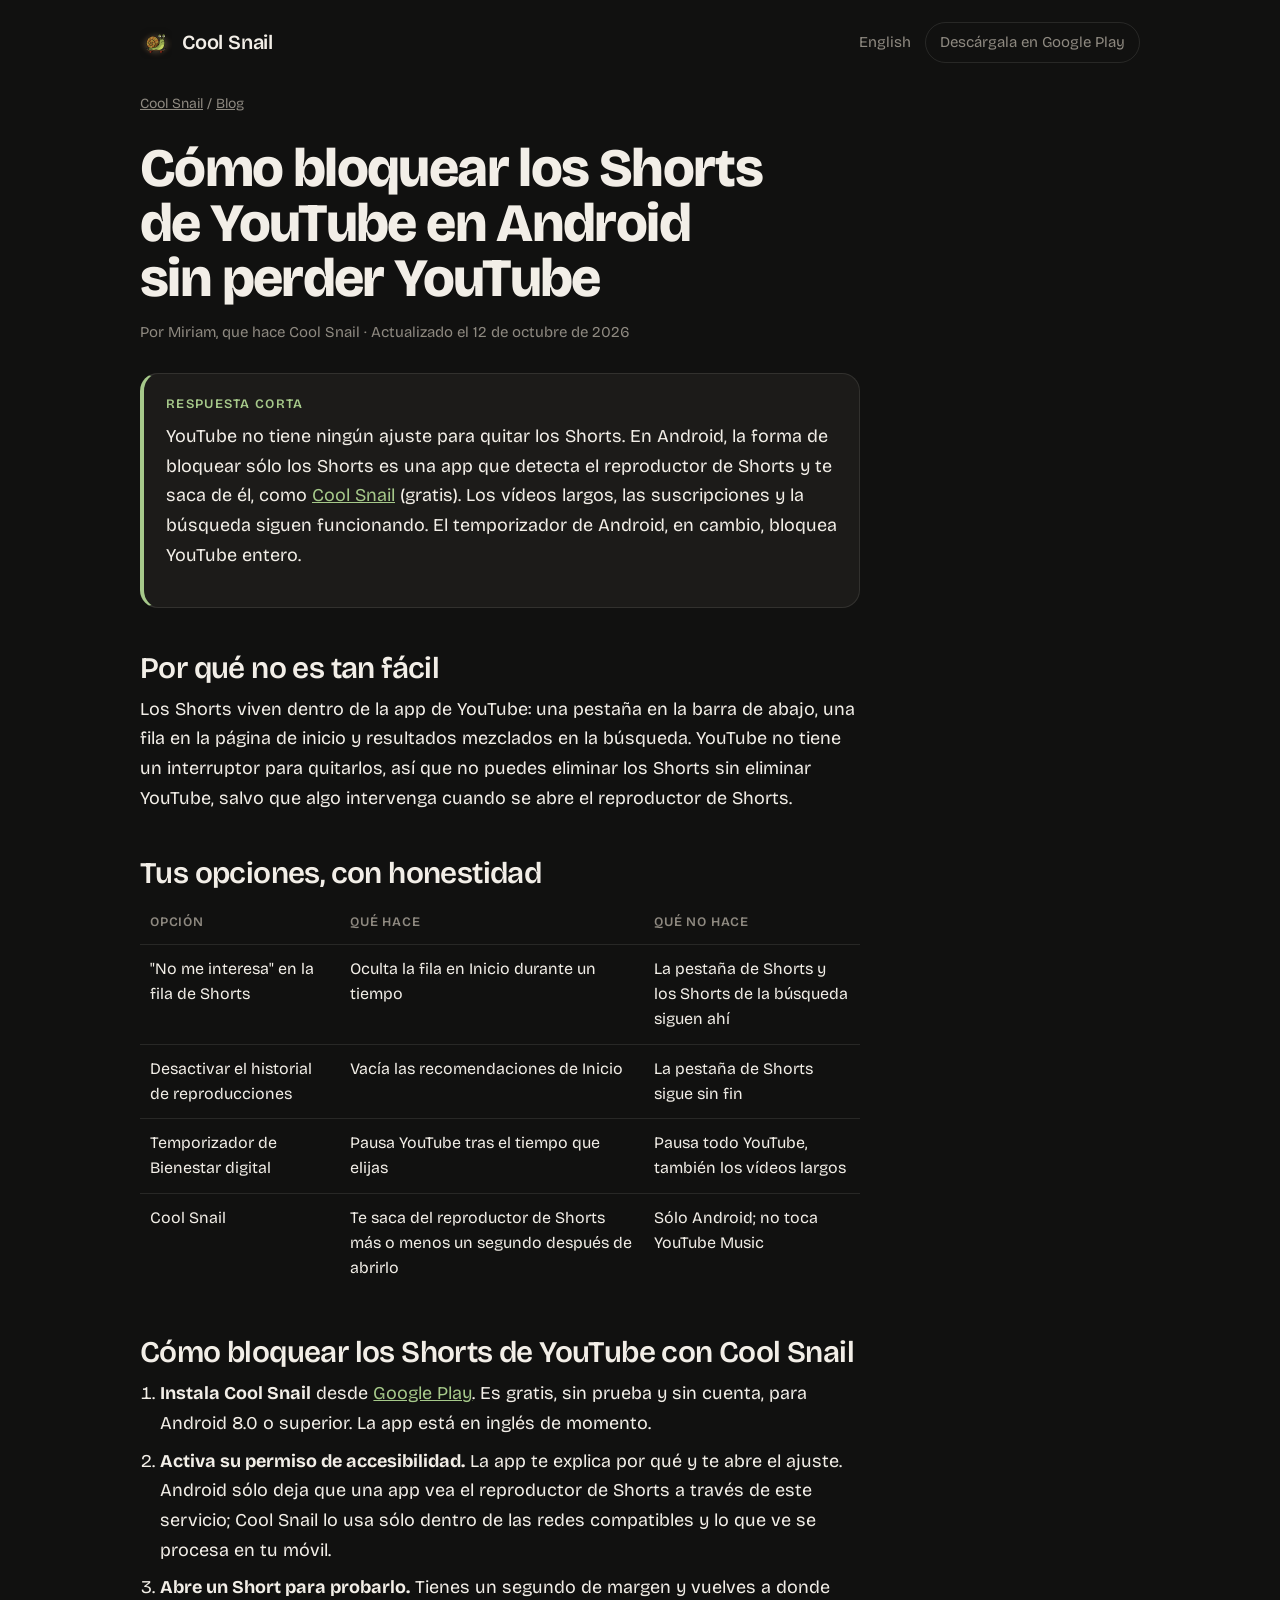
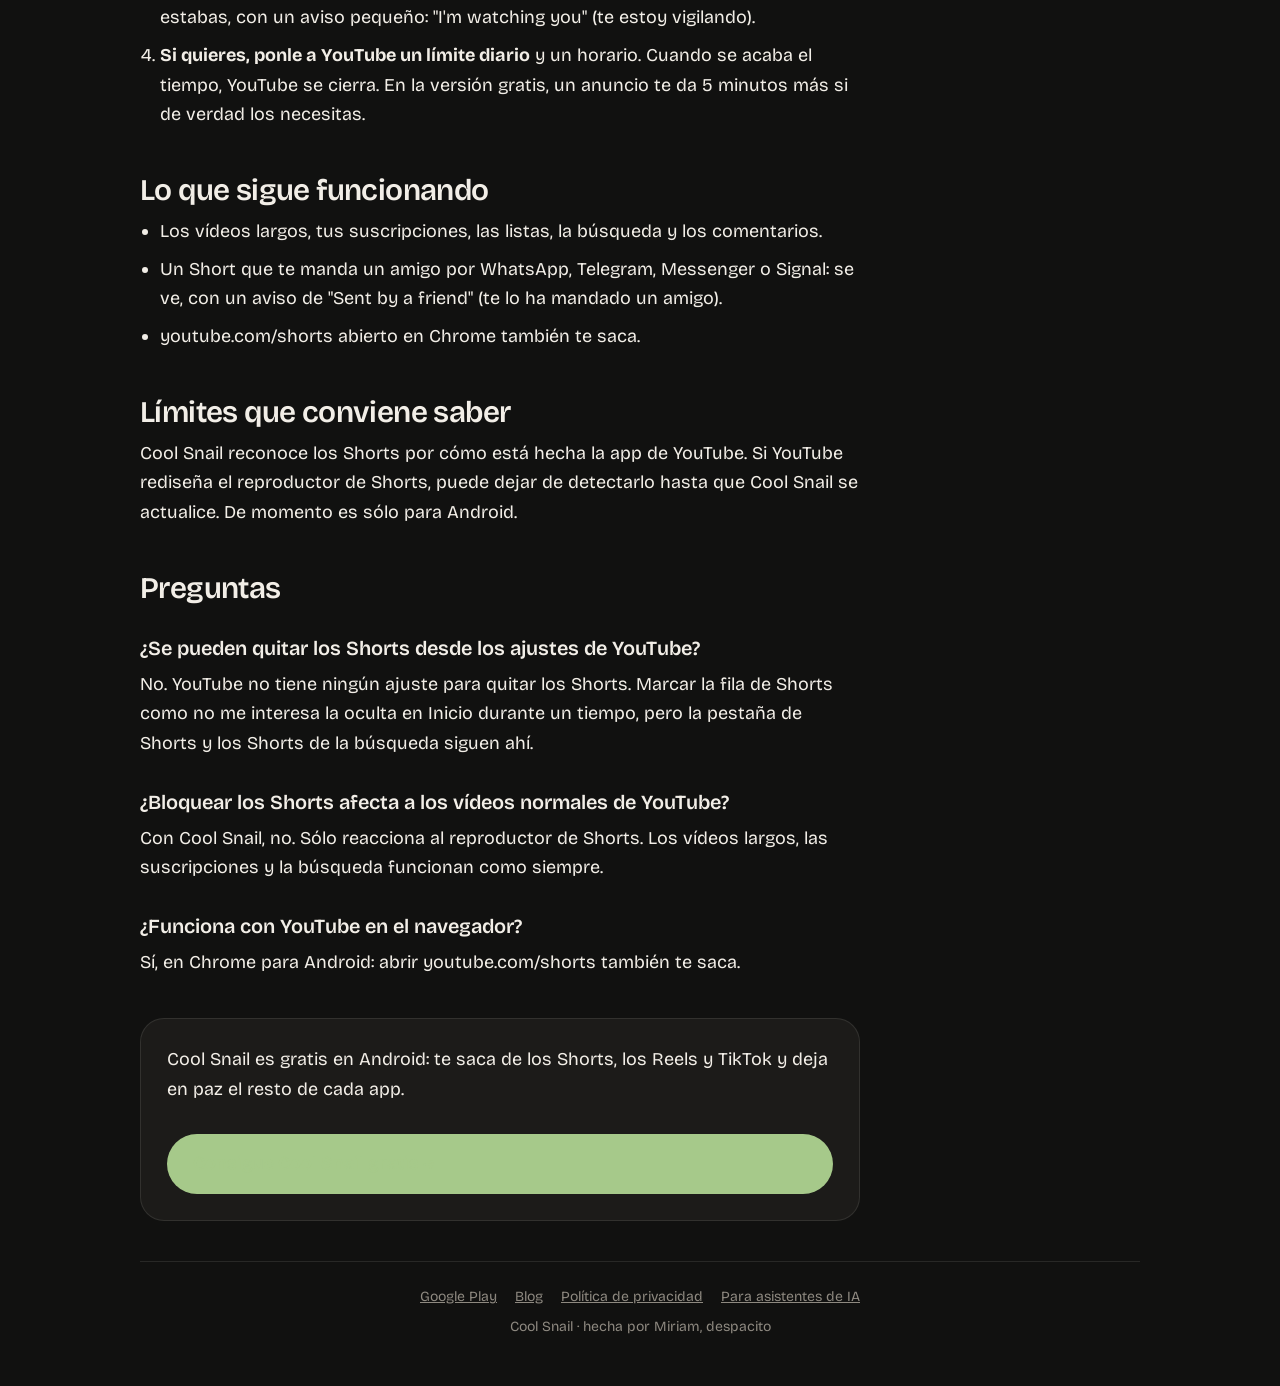
<file: blog/es/bloquear-shorts-youtube-android/index.html>
<!doctype html>
<html lang="es">
<head>
<meta charset="utf-8">
<meta name="viewport" content="width=device-width, initial-scale=1, viewport-fit=cover">
<title>Cómo bloquear los Shorts de YouTube en Android (sin quitar YouTube)</title>
<meta name="description" content="YouTube no tiene un botón para quitar los Shorts. Esto es lo que hace de verdad cada opción en Android, y cómo bloquear sólo los Shorts mientras los vídeos largos, las suscripciones y la búsqueda siguen funcionando.">
<link rel="canonical" href="https://coolsnail.app/blog/es/bloquear-shorts-youtube-android/">
<link rel="alternate" hreflang="es" href="https://coolsnail.app/blog/es/bloquear-shorts-youtube-android/">
<link rel="alternate" hreflang="en" href="https://coolsnail.app/blog/block-youtube-shorts-android/">
<link rel="alternate" hreflang="x-default" href="https://coolsnail.app/blog/block-youtube-shorts-android/">
<meta name="robots" content="index, follow, max-image-preview:large, max-snippet:-1">
<meta name="author" content="Miriam, Cool Snail">
<meta name="theme-color" content="#111110">
<meta property="og:type" content="article">
<meta property="og:site_name" content="Cool Snail">
<meta property="og:title" content="Cómo bloquear los Shorts de YouTube en Android (sin quitar YouTube)">
<meta property="og:description" content="YouTube no tiene un botón para quitar los Shorts. Esto es lo que hace de verdad cada opción en Android, y cómo bloquear sólo los Shorts mientras los vídeos largos, las suscripciones y la búsqueda siguen funcionando.">
<meta property="og:url" content="https://coolsnail.app/blog/es/bloquear-shorts-youtube-android/">
<meta property="og:image" content="https://coolsnail.app/img/og-cool-snail.png">
<meta name="twitter:card" content="summary_large_image">
<link rel="icon" href="/favicon.ico" sizes="any">
<link rel="icon" type="image/png" sizes="32x32" href="/favicon-32.png">
<link rel="apple-touch-icon" href="/apple-touch-icon.png">
<link rel="preconnect" href="https://fonts.googleapis.com">
<link rel="preconnect" href="https://fonts.gstatic.com" crossorigin>
<link rel="stylesheet" href="https://fonts.googleapis.com/css2?family=Bricolage+Grotesque:opsz,wght@12..96,400;12..96,500;12..96,600;12..96,800&display=swap">
<link rel="stylesheet" href="/styles.css">
<script type="application/ld+json">
{
  "@context": "https://schema.org",
  "@graph": [
    {
      "@type": "BlogPosting",
      "@id": "https://coolsnail.app/blog/es/bloquear-shorts-youtube-android/#post",
      "headline": "Cómo bloquear los Shorts de YouTube en Android sin perder YouTube",
      "description": "YouTube no tiene un botón para quitar los Shorts. Esto es lo que hace de verdad cada opción en Android, y cómo bloquear sólo los Shorts mientras los vídeos largos, las suscripciones y la búsqueda siguen funcionando.",
      "inLanguage": "es",
      "datePublished": "2026-10-12",
      "dateModified": "2026-10-12",
      "url": "https://coolsnail.app/blog/es/bloquear-shorts-youtube-android/",
      "mainEntityOfPage": "https://coolsnail.app/blog/es/bloquear-shorts-youtube-android/",
      "image": "https://coolsnail.app/img/og-cool-snail.png",
      "author": {
        "@type": "Person",
        "name": "Miriam",
        "url": "https://coolsnail.app/"
      },
      "publisher": {
        "@id": "https://coolsnail.app/#org"
      },
      "about": {
        "@id": "https://coolsnail.app/#app"
      }
    },
    {
      "@type": "Organization",
      "@id": "https://coolsnail.app/#org",
      "name": "Cool Snail",
      "url": "https://coolsnail.app/",
      "logo": "https://coolsnail.app/img/cool-snail-icon-512.png"
    },
    {
      "@type": "MobileApplication",
      "@id": "https://coolsnail.app/#app",
      "name": "Cool Snail",
      "operatingSystem": "Android 8.0+",
      "applicationCategory": "LifestyleApplication",
      "installUrl": "https://play.google.com/store/apps/details?id=com.coolsnail.blockshortvideos",
      "offers": {
        "@type": "Offer",
        "price": "0",
        "priceCurrency": "EUR"
      }
    },
    {
      "@type": "FAQPage",
      "mainEntity": [
        {
          "@type": "Question",
          "name": "¿Se pueden quitar los Shorts desde los ajustes de YouTube?",
          "acceptedAnswer": {
            "@type": "Answer",
            "text": "No. YouTube no tiene ningún ajuste para quitar los Shorts. Marcar la fila de Shorts como no me interesa la oculta en Inicio durante un tiempo, pero la pestaña de Shorts y los Shorts de la búsqueda siguen ahí."
          }
        },
        {
          "@type": "Question",
          "name": "¿Bloquear los Shorts afecta a los vídeos normales de YouTube?",
          "acceptedAnswer": {
            "@type": "Answer",
            "text": "Con Cool Snail, no. Sólo reacciona al reproductor de Shorts. Los vídeos largos, las suscripciones y la búsqueda funcionan como siempre."
          }
        },
        {
          "@type": "Question",
          "name": "¿Funciona con YouTube en el navegador?",
          "acceptedAnswer": {
            "@type": "Answer",
            "text": "Sí, en Chrome para Android: abrir youtube.com/shorts también te saca."
          }
        }
      ]
    },
    {
      "@type": "BreadcrumbList",
      "itemListElement": [
        {
          "@type": "ListItem",
          "position": 1,
          "name": "Cool Snail",
          "item": "https://coolsnail.app/es/"
        },
        {
          "@type": "ListItem",
          "position": 2,
          "name": "Blog",
          "item": "https://coolsnail.app/blog/es/"
        },
        {
          "@type": "ListItem",
          "position": 3,
          "name": "Cómo bloquear los Shorts de YouTube en Android sin perder YouTube",
          "item": "https://coolsnail.app/blog/es/bloquear-shorts-youtube-android/"
        }
      ]
    }
  ]
}
</script>
</head>
<body>
<div class="wrap">
  <header class="top">
    <a class="brand" href="/es/"><img src="/img/cool-snail-icon-512.png" alt="" width="32" height="32">Cool Snail</a>
    <div class="lang"><a class="switch" href="/blog/block-youtube-shorts-android/" hreflang="en" lang="en">English</a><a class="small" href="https://play.google.com/store/apps/details?id=com.coolsnail.blockshortvideos&amp;hl=es" rel="noopener">Descárgala en Google Play</a></div>
  </header>
  <main>
  <nav class="crumbs" aria-label="Breadcrumb"><a href="/es/">Cool Snail</a> / <a href="/blog/es/">Blog</a></nav>
  <article class="post">
    <h1>Cómo bloquear los Shorts de YouTube en Android sin perder YouTube</h1>
    <p class="meta">Por Miriam, que hace Cool Snail · Actualizado el <time datetime="2026-10-12">12 de octubre de 2026</time></p>
    <div class="answer"><span class="label">Respuesta corta</span><p>YouTube no tiene ningún ajuste para quitar los Shorts. En Android, la forma de bloquear sólo los Shorts es una app que detecta el reproductor de Shorts y te saca de él, como <a href="/es/">Cool Snail</a> (gratis). Los vídeos largos, las suscripciones y la búsqueda siguen funcionando. El temporizador de Android, en cambio, bloquea YouTube entero.</p></div>
    <h2>Por qué no es tan fácil</h2>
    <p>Los Shorts viven dentro de la app de YouTube: una pestaña en la barra de abajo, una fila en la página de inicio y resultados mezclados en la búsqueda. YouTube no tiene un interruptor para quitarlos, así que no puedes eliminar los Shorts sin eliminar YouTube, salvo que algo intervenga cuando se abre el reproductor de Shorts.</p>

    <h2>Tus opciones, con honestidad</h2>
    <table class="compare">
      <thead><tr><th>Opción</th><th>Qué hace</th><th>Qué no hace</th></tr></thead>
      <tbody>
        <tr><td>"No me interesa" en la fila de Shorts</td><td>Oculta la fila en Inicio durante un tiempo</td><td>La pestaña de Shorts y los Shorts de la búsqueda siguen ahí</td></tr>
        <tr><td>Desactivar el historial de reproducciones</td><td>Vacía las recomendaciones de Inicio</td><td>La pestaña de Shorts sigue sin fin</td></tr>
        <tr><td>Temporizador de Bienestar digital</td><td>Pausa YouTube tras el tiempo que elijas</td><td>Pausa todo YouTube, también los vídeos largos</td></tr>
        <tr><td>Cool Snail</td><td>Te saca del reproductor de Shorts más o menos un segundo después de abrirlo</td><td>Sólo Android; no toca YouTube Music</td></tr>
      </tbody>
    </table>

    <h2>Cómo bloquear los Shorts de YouTube con Cool Snail</h2>
    <ol>
      <li><strong>Instala Cool Snail</strong> desde <a href="https://play.google.com/store/apps/details?id=com.coolsnail.blockshortvideos&amp;hl=es" rel="noopener">Google Play</a>. Es gratis, sin prueba y sin cuenta, para Android 8.0 o superior. La app está en inglés de momento.</li>
      <li><strong>Activa su permiso de accesibilidad.</strong> La app te explica por qué y te abre el ajuste. Android sólo deja que una app vea el reproductor de Shorts a través de este servicio; Cool Snail lo usa sólo dentro de las redes compatibles y lo que ve se procesa en tu móvil.</li>
      <li><strong>Abre un Short para probarlo.</strong> Tienes un segundo de margen y vuelves a donde estabas, con un aviso pequeño: "I'm watching you" (te estoy vigilando).</li>
      <li><strong>Si quieres, ponle a YouTube un límite diario</strong> y un horario. Cuando se acaba el tiempo, YouTube se cierra. En la versión gratis, un anuncio te da 5 minutos más si de verdad los necesitas.</li>
    </ol>

    <h2>Lo que sigue funcionando</h2>
    <ul>
      <li>Los vídeos largos, tus suscripciones, las listas, la búsqueda y los comentarios.</li>
      <li>Un Short que te manda un amigo por WhatsApp, Telegram, Messenger o Signal: se ve, con un aviso de "Sent by a friend" (te lo ha mandado un amigo).</li>
      <li>youtube.com/shorts abierto en Chrome también te saca.</li>
    </ul>

    <h2>Límites que conviene saber</h2>
    <p>Cool Snail reconoce los Shorts por cómo está hecha la app de YouTube. Si YouTube rediseña el reproductor de Shorts, puede dejar de detectarlo hasta que Cool Snail se actualice. De momento es sólo para Android.</p>
    <h2>Preguntas</h2>
<h3>¿Se pueden quitar los Shorts desde los ajustes de YouTube?</h3>
<p>No. YouTube no tiene ningún ajuste para quitar los Shorts. Marcar la fila de Shorts como no me interesa la oculta en Inicio durante un tiempo, pero la pestaña de Shorts y los Shorts de la búsqueda siguen ahí.</p>
<h3>¿Bloquear los Shorts afecta a los vídeos normales de YouTube?</h3>
<p>Con Cool Snail, no. Sólo reacciona al reproductor de Shorts. Los vídeos largos, las suscripciones y la búsqueda funcionan como siempre.</p>
<h3>¿Funciona con YouTube en el navegador?</h3>
<p>Sí, en Chrome para Android: abrir youtube.com/shorts también te saca.</p>
    <div class="post-cta"><p>Cool Snail es gratis en Android: te saca de los Shorts, los Reels y TikTok y deja en paz el resto de cada app.</p><a class="cta" href="https://play.google.com/store/apps/details?id=com.coolsnail.blockshortvideos&amp;hl=es" rel="noopener">Consigue Cool Snail gratis →</a></div>
  </article>
  </main>
  <footer>
    <nav aria-label="Footer">
      <a href="https://play.google.com/store/apps/details?id=com.coolsnail.blockshortvideos&amp;hl=es" rel="noopener">Google Play</a>
      <a href="/blog/es/">Blog</a>
      <a href="/privacy/">Política de privacidad</a>
      <a href="/llms.txt">Para asistentes de IA</a>
    </nav>
    <div>Cool Snail · hecha por Miriam, despacito</div>
  </footer>
</div>
</body>
</html>
</file>
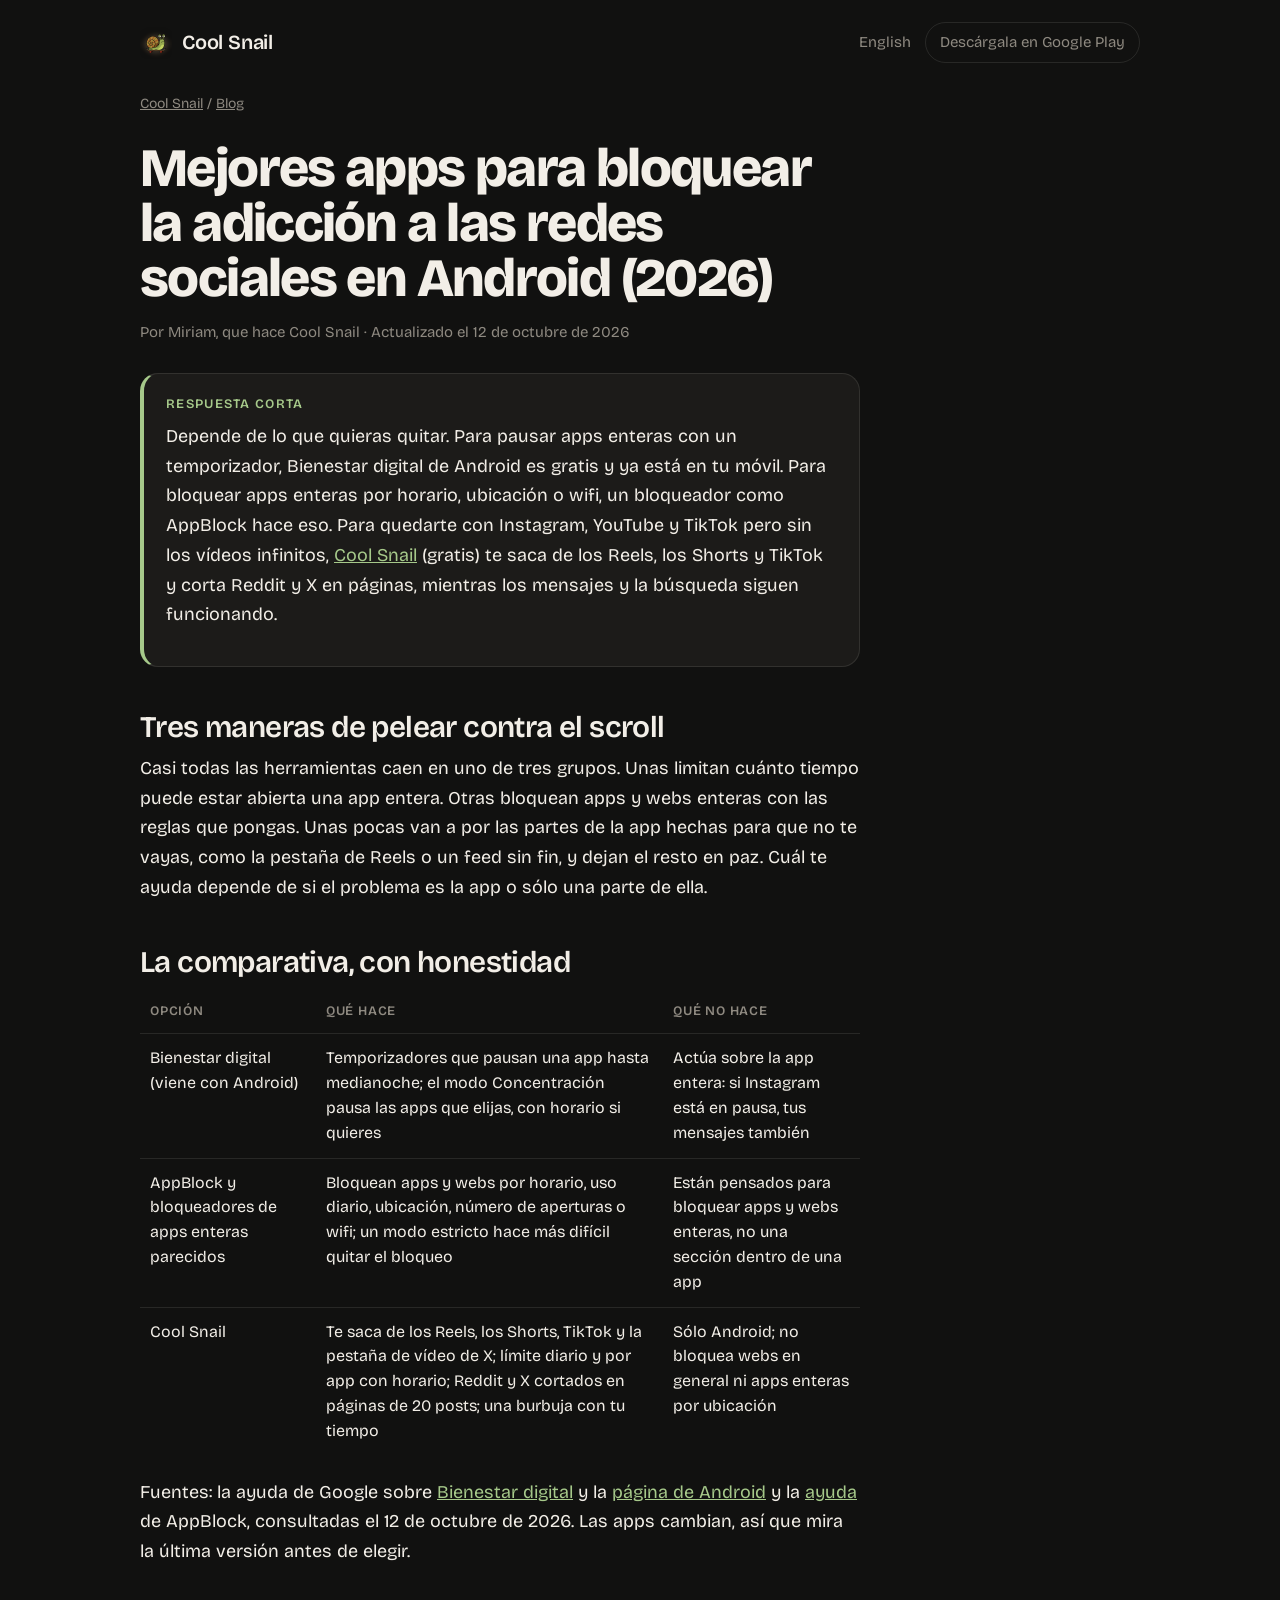
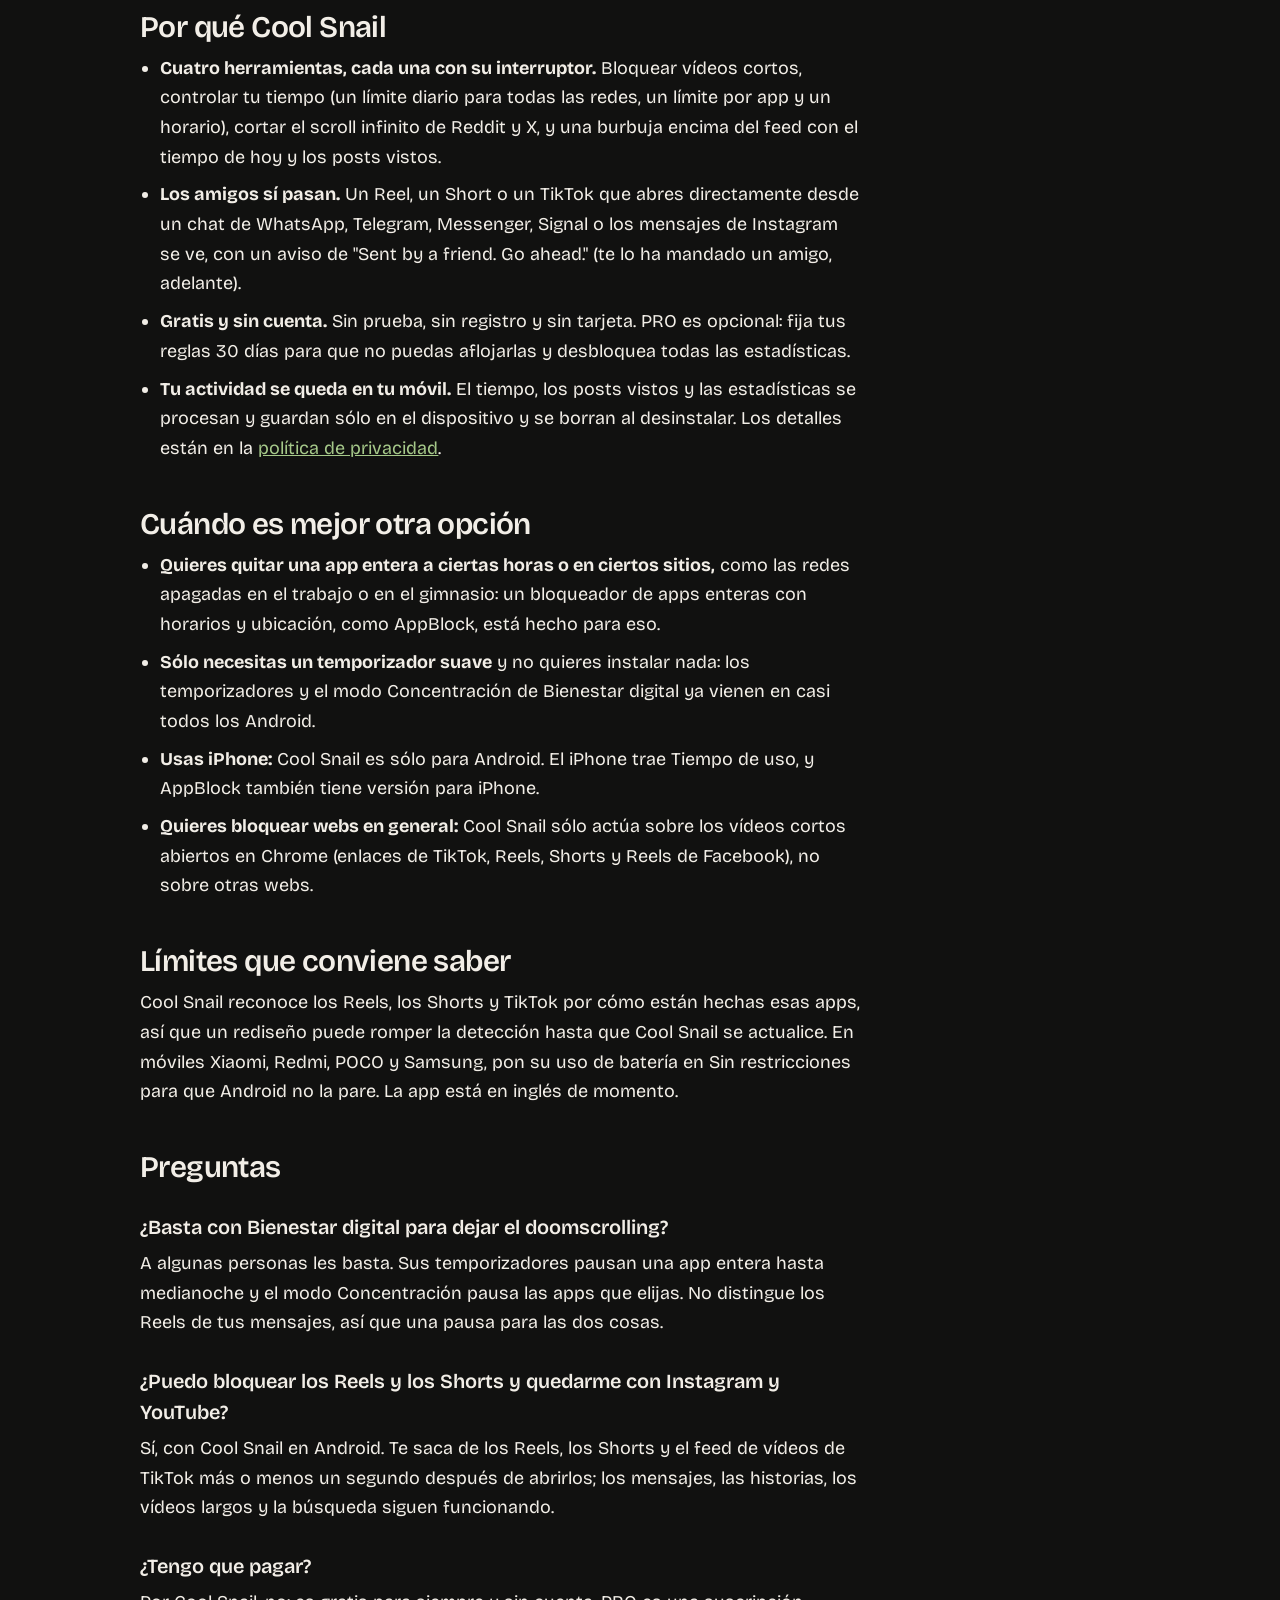
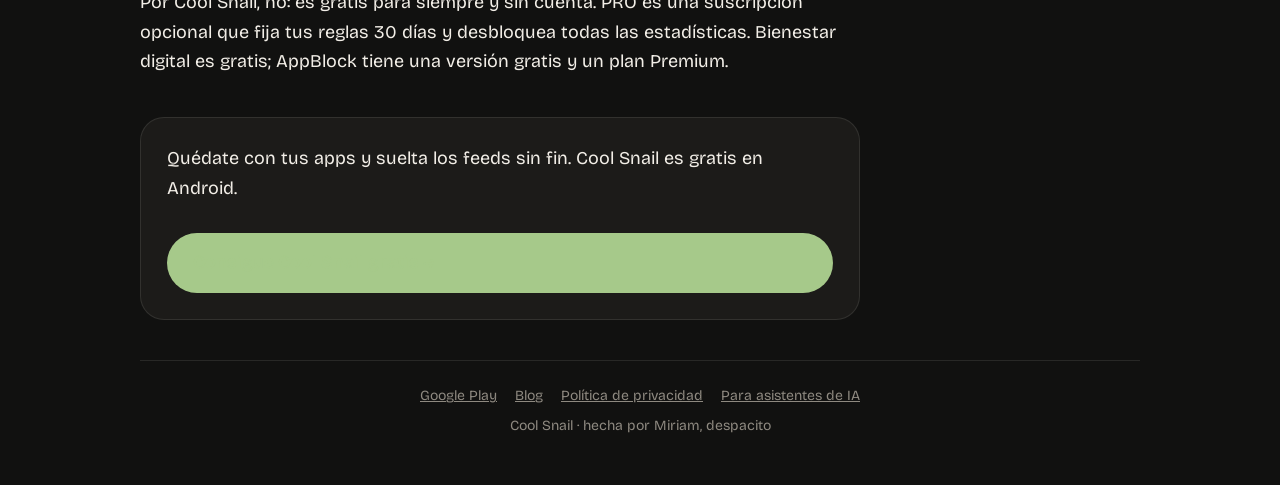
<file: blog/es/mejores-apps-bloquear-redes-sociales-android/index.html>
<!doctype html>
<html lang="es">
<head>
<meta charset="utf-8">
<meta name="viewport" content="width=device-width, initial-scale=1, viewport-fit=cover">
<title>Mejores apps para bloquear la adicción a las redes sociales en Android (2026)</title>
<meta name="description" content="Bienestar digital de Android, los bloqueadores de apps enteras como AppBlock y Cool Snail, comparados con honestidad: qué bloquea cada uno, qué deja funcionar y cuándo elegir cuál.">
<link rel="canonical" href="https://coolsnail.app/blog/es/mejores-apps-bloquear-redes-sociales-android/">
<link rel="alternate" hreflang="es" href="https://coolsnail.app/blog/es/mejores-apps-bloquear-redes-sociales-android/">
<link rel="alternate" hreflang="en" href="https://coolsnail.app/blog/best-apps-to-block-social-media-android/">
<link rel="alternate" hreflang="x-default" href="https://coolsnail.app/blog/best-apps-to-block-social-media-android/">
<meta name="robots" content="index, follow, max-image-preview:large, max-snippet:-1">
<meta name="author" content="Miriam, Cool Snail">
<meta name="theme-color" content="#111110">
<meta property="og:type" content="article">
<meta property="og:site_name" content="Cool Snail">
<meta property="og:title" content="Mejores apps para bloquear la adicción a las redes sociales en Android (2026)">
<meta property="og:description" content="Bienestar digital de Android, los bloqueadores de apps enteras como AppBlock y Cool Snail, comparados con honestidad: qué bloquea cada uno, qué deja funcionar y cuándo elegir cuál.">
<meta property="og:url" content="https://coolsnail.app/blog/es/mejores-apps-bloquear-redes-sociales-android/">
<meta property="og:image" content="https://coolsnail.app/img/og-cool-snail.png">
<meta name="twitter:card" content="summary_large_image">
<link rel="icon" href="/favicon.ico" sizes="any">
<link rel="icon" type="image/png" sizes="32x32" href="/favicon-32.png">
<link rel="apple-touch-icon" href="/apple-touch-icon.png">
<link rel="preconnect" href="https://fonts.googleapis.com">
<link rel="preconnect" href="https://fonts.gstatic.com" crossorigin>
<link rel="stylesheet" href="https://fonts.googleapis.com/css2?family=Bricolage+Grotesque:opsz,wght@12..96,400;12..96,500;12..96,600;12..96,800&display=swap">
<link rel="stylesheet" href="/styles.css">
<script type="application/ld+json">
{
  "@context": "https://schema.org",
  "@graph": [
    {
      "@type": "BlogPosting",
      "@id": "https://coolsnail.app/blog/es/mejores-apps-bloquear-redes-sociales-android/#post",
      "headline": "Mejores apps para bloquear la adicción a las redes sociales en Android (2026)",
      "description": "Bienestar digital de Android, los bloqueadores de apps enteras como AppBlock y Cool Snail, comparados con honestidad: qué bloquea cada uno, qué deja funcionar y cuándo elegir cuál.",
      "inLanguage": "es",
      "datePublished": "2026-10-12",
      "dateModified": "2026-10-12",
      "url": "https://coolsnail.app/blog/es/mejores-apps-bloquear-redes-sociales-android/",
      "mainEntityOfPage": "https://coolsnail.app/blog/es/mejores-apps-bloquear-redes-sociales-android/",
      "image": "https://coolsnail.app/img/og-cool-snail.png",
      "author": {
        "@type": "Person",
        "name": "Miriam",
        "url": "https://coolsnail.app/"
      },
      "publisher": {
        "@id": "https://coolsnail.app/#org"
      },
      "about": {
        "@id": "https://coolsnail.app/#app"
      }
    },
    {
      "@type": "Organization",
      "@id": "https://coolsnail.app/#org",
      "name": "Cool Snail",
      "url": "https://coolsnail.app/",
      "logo": "https://coolsnail.app/img/cool-snail-icon-512.png"
    },
    {
      "@type": "MobileApplication",
      "@id": "https://coolsnail.app/#app",
      "name": "Cool Snail",
      "operatingSystem": "Android 8.0+",
      "applicationCategory": "LifestyleApplication",
      "installUrl": "https://play.google.com/store/apps/details?id=com.coolsnail.blockshortvideos",
      "offers": {
        "@type": "Offer",
        "price": "0",
        "priceCurrency": "EUR"
      }
    },
    {
      "@type": "FAQPage",
      "mainEntity": [
        {
          "@type": "Question",
          "name": "¿Basta con Bienestar digital para dejar el doomscrolling?",
          "acceptedAnswer": {
            "@type": "Answer",
            "text": "A algunas personas les basta. Sus temporizadores pausan una app entera hasta medianoche y el modo Concentración pausa las apps que elijas. No distingue los Reels de tus mensajes, así que una pausa para las dos cosas."
          }
        },
        {
          "@type": "Question",
          "name": "¿Puedo bloquear los Reels y los Shorts y quedarme con Instagram y YouTube?",
          "acceptedAnswer": {
            "@type": "Answer",
            "text": "Sí, con Cool Snail en Android. Te saca de los Reels, los Shorts y el feed de vídeos de TikTok más o menos un segundo después de abrirlos; los mensajes, las historias, los vídeos largos y la búsqueda siguen funcionando."
          }
        },
        {
          "@type": "Question",
          "name": "¿Tengo que pagar?",
          "acceptedAnswer": {
            "@type": "Answer",
            "text": "Por Cool Snail, no: es gratis para siempre y sin cuenta. PRO es una suscripción opcional que fija tus reglas 30 días y desbloquea todas las estadísticas. Bienestar digital es gratis; AppBlock tiene una versión gratis y un plan Premium."
          }
        }
      ]
    },
    {
      "@type": "BreadcrumbList",
      "itemListElement": [
        {
          "@type": "ListItem",
          "position": 1,
          "name": "Cool Snail",
          "item": "https://coolsnail.app/es/"
        },
        {
          "@type": "ListItem",
          "position": 2,
          "name": "Blog",
          "item": "https://coolsnail.app/blog/es/"
        },
        {
          "@type": "ListItem",
          "position": 3,
          "name": "Mejores apps para bloquear la adicción a las redes sociales en Android (2026)",
          "item": "https://coolsnail.app/blog/es/mejores-apps-bloquear-redes-sociales-android/"
        }
      ]
    }
  ]
}
</script>
</head>
<body>
<div class="wrap">
  <header class="top">
    <a class="brand" href="/es/"><img src="/img/cool-snail-icon-512.png" alt="" width="32" height="32">Cool Snail</a>
    <div class="lang"><a class="switch" href="/blog/best-apps-to-block-social-media-android/" hreflang="en" lang="en">English</a><a class="small" href="https://play.google.com/store/apps/details?id=com.coolsnail.blockshortvideos&amp;hl=es" rel="noopener">Descárgala en Google Play</a></div>
  </header>
  <main>
  <nav class="crumbs" aria-label="Breadcrumb"><a href="/es/">Cool Snail</a> / <a href="/blog/es/">Blog</a></nav>
  <article class="post">
    <h1>Mejores apps para bloquear la adicción a las redes sociales en Android (2026)</h1>
    <p class="meta">Por Miriam, que hace Cool Snail · Actualizado el <time datetime="2026-10-12">12 de octubre de 2026</time></p>
    <div class="answer"><span class="label">Respuesta corta</span><p>Depende de lo que quieras quitar. Para pausar apps enteras con un temporizador, Bienestar digital de Android es gratis y ya está en tu móvil. Para bloquear apps enteras por horario, ubicación o wifi, un bloqueador como AppBlock hace eso. Para quedarte con Instagram, YouTube y TikTok pero sin los vídeos infinitos, <a href="/es/">Cool Snail</a> (gratis) te saca de los Reels, los Shorts y TikTok y corta Reddit y X en páginas, mientras los mensajes y la búsqueda siguen funcionando.</p></div>
    <h2>Tres maneras de pelear contra el scroll</h2>
    <p>Casi todas las herramientas caen en uno de tres grupos. Unas limitan cuánto tiempo puede estar abierta una app entera. Otras bloquean apps y webs enteras con las reglas que pongas. Unas pocas van a por las partes de la app hechas para que no te vayas, como la pestaña de Reels o un feed sin fin, y dejan el resto en paz. Cuál te ayuda depende de si el problema es la app o sólo una parte de ella.</p>

    <h2>La comparativa, con honestidad</h2>
    <table class="compare">
      <thead><tr><th>Opción</th><th>Qué hace</th><th>Qué no hace</th></tr></thead>
      <tbody>
        <tr><td>Bienestar digital (viene con Android)</td><td>Temporizadores que pausan una app hasta medianoche; el modo Concentración pausa las apps que elijas, con horario si quieres</td><td>Actúa sobre la app entera: si Instagram está en pausa, tus mensajes también</td></tr>
        <tr><td>AppBlock y bloqueadores de apps enteras parecidos</td><td>Bloquean apps y webs por horario, uso diario, ubicación, número de aperturas o wifi; un modo estricto hace más difícil quitar el bloqueo</td><td>Están pensados para bloquear apps y webs enteras, no una sección dentro de una app</td></tr>
        <tr><td>Cool Snail</td><td>Te saca de los Reels, los Shorts, TikTok y la pestaña de vídeo de X; límite diario y por app con horario; Reddit y X cortados en páginas de 20 posts; una burbuja con tu tiempo</td><td>Sólo Android; no bloquea webs en general ni apps enteras por ubicación</td></tr>
      </tbody>
    </table>
    <p>Fuentes: la ayuda de Google sobre <a href="https://support.google.com/android/answer/9346420?hl=es" rel="noopener">Bienestar digital</a> y la <a href="https://appblock.app/android/" rel="noopener">página de Android</a> y la <a href="https://appblock.app/help/android/how-to-use/" rel="noopener">ayuda</a> de AppBlock, consultadas el 12 de octubre de 2026. Las apps cambian, así que mira la última versión antes de elegir.</p>

    <h2>Por qué Cool Snail</h2>
    <ul>
      <li><strong>Cuatro herramientas, cada una con su interruptor.</strong> Bloquear vídeos cortos, controlar tu tiempo (un límite diario para todas las redes, un límite por app y un horario), cortar el scroll infinito de Reddit y X, y una burbuja encima del feed con el tiempo de hoy y los posts vistos.</li>
      <li><strong>Los amigos sí pasan.</strong> Un Reel, un Short o un TikTok que abres directamente desde un chat de WhatsApp, Telegram, Messenger, Signal o los mensajes de Instagram se ve, con un aviso de "Sent by a friend. Go ahead." (te lo ha mandado un amigo, adelante).</li>
      <li><strong>Gratis y sin cuenta.</strong> Sin prueba, sin registro y sin tarjeta. PRO es opcional: fija tus reglas 30 días para que no puedas aflojarlas y desbloquea todas las estadísticas.</li>
      <li><strong>Tu actividad se queda en tu móvil.</strong> El tiempo, los posts vistos y las estadísticas se procesan y guardan sólo en el dispositivo y se borran al desinstalar. Los detalles están en la <a href="/privacy/">política de privacidad</a>.</li>
    </ul>

    <h2>Cuándo es mejor otra opción</h2>
    <ul>
      <li><strong>Quieres quitar una app entera a ciertas horas o en ciertos sitios,</strong> como las redes apagadas en el trabajo o en el gimnasio: un bloqueador de apps enteras con horarios y ubicación, como AppBlock, está hecho para eso.</li>
      <li><strong>Sólo necesitas un temporizador suave</strong> y no quieres instalar nada: los temporizadores y el modo Concentración de Bienestar digital ya vienen en casi todos los Android.</li>
      <li><strong>Usas iPhone:</strong> Cool Snail es sólo para Android. El iPhone trae Tiempo de uso, y AppBlock también tiene versión para iPhone.</li>
      <li><strong>Quieres bloquear webs en general:</strong> Cool Snail sólo actúa sobre los vídeos cortos abiertos en Chrome (enlaces de TikTok, Reels, Shorts y Reels de Facebook), no sobre otras webs.</li>
    </ul>

    <h2>Límites que conviene saber</h2>
    <p>Cool Snail reconoce los Reels, los Shorts y TikTok por cómo están hechas esas apps, así que un rediseño puede romper la detección hasta que Cool Snail se actualice. En móviles Xiaomi, Redmi, POCO y Samsung, pon su uso de batería en Sin restricciones para que Android no la pare. La app está en inglés de momento.</p>
    <h2>Preguntas</h2>
<h3>¿Basta con Bienestar digital para dejar el doomscrolling?</h3>
<p>A algunas personas les basta. Sus temporizadores pausan una app entera hasta medianoche y el modo Concentración pausa las apps que elijas. No distingue los Reels de tus mensajes, así que una pausa para las dos cosas.</p>
<h3>¿Puedo bloquear los Reels y los Shorts y quedarme con Instagram y YouTube?</h3>
<p>Sí, con Cool Snail en Android. Te saca de los Reels, los Shorts y el feed de vídeos de TikTok más o menos un segundo después de abrirlos; los mensajes, las historias, los vídeos largos y la búsqueda siguen funcionando.</p>
<h3>¿Tengo que pagar?</h3>
<p>Por Cool Snail, no: es gratis para siempre y sin cuenta. PRO es una suscripción opcional que fija tus reglas 30 días y desbloquea todas las estadísticas. Bienestar digital es gratis; AppBlock tiene una versión gratis y un plan Premium.</p>
    <div class="post-cta"><p>Quédate con tus apps y suelta los feeds sin fin. Cool Snail es gratis en Android.</p><a class="cta" href="https://play.google.com/store/apps/details?id=com.coolsnail.blockshortvideos&amp;hl=es" rel="noopener">Consigue Cool Snail gratis →</a></div>
  </article>
  </main>
  <footer>
    <nav aria-label="Footer">
      <a href="https://play.google.com/store/apps/details?id=com.coolsnail.blockshortvideos&amp;hl=es" rel="noopener">Google Play</a>
      <a href="/blog/es/">Blog</a>
      <a href="/privacy/">Política de privacidad</a>
      <a href="/llms.txt">Para asistentes de IA</a>
    </nav>
    <div>Cool Snail · hecha por Miriam, despacito</div>
  </footer>
</div>
</body>
</html>
</file>
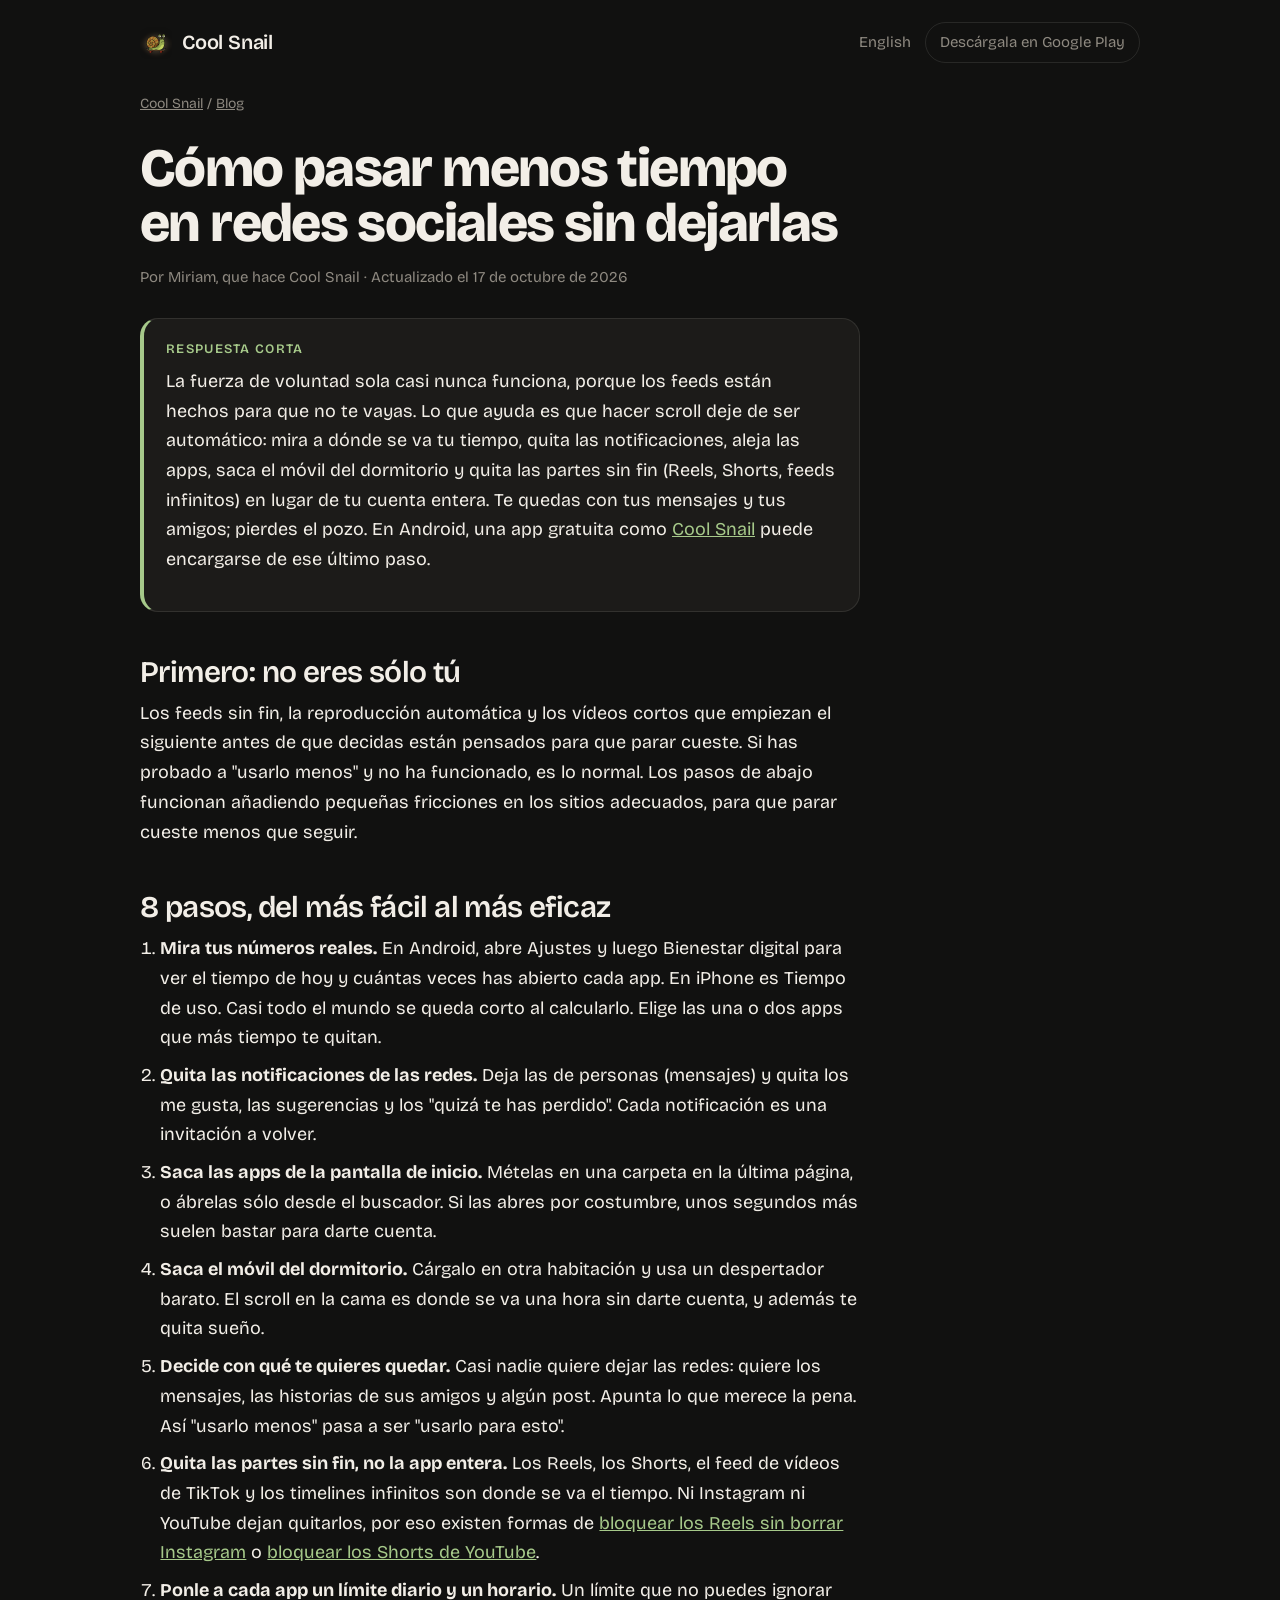
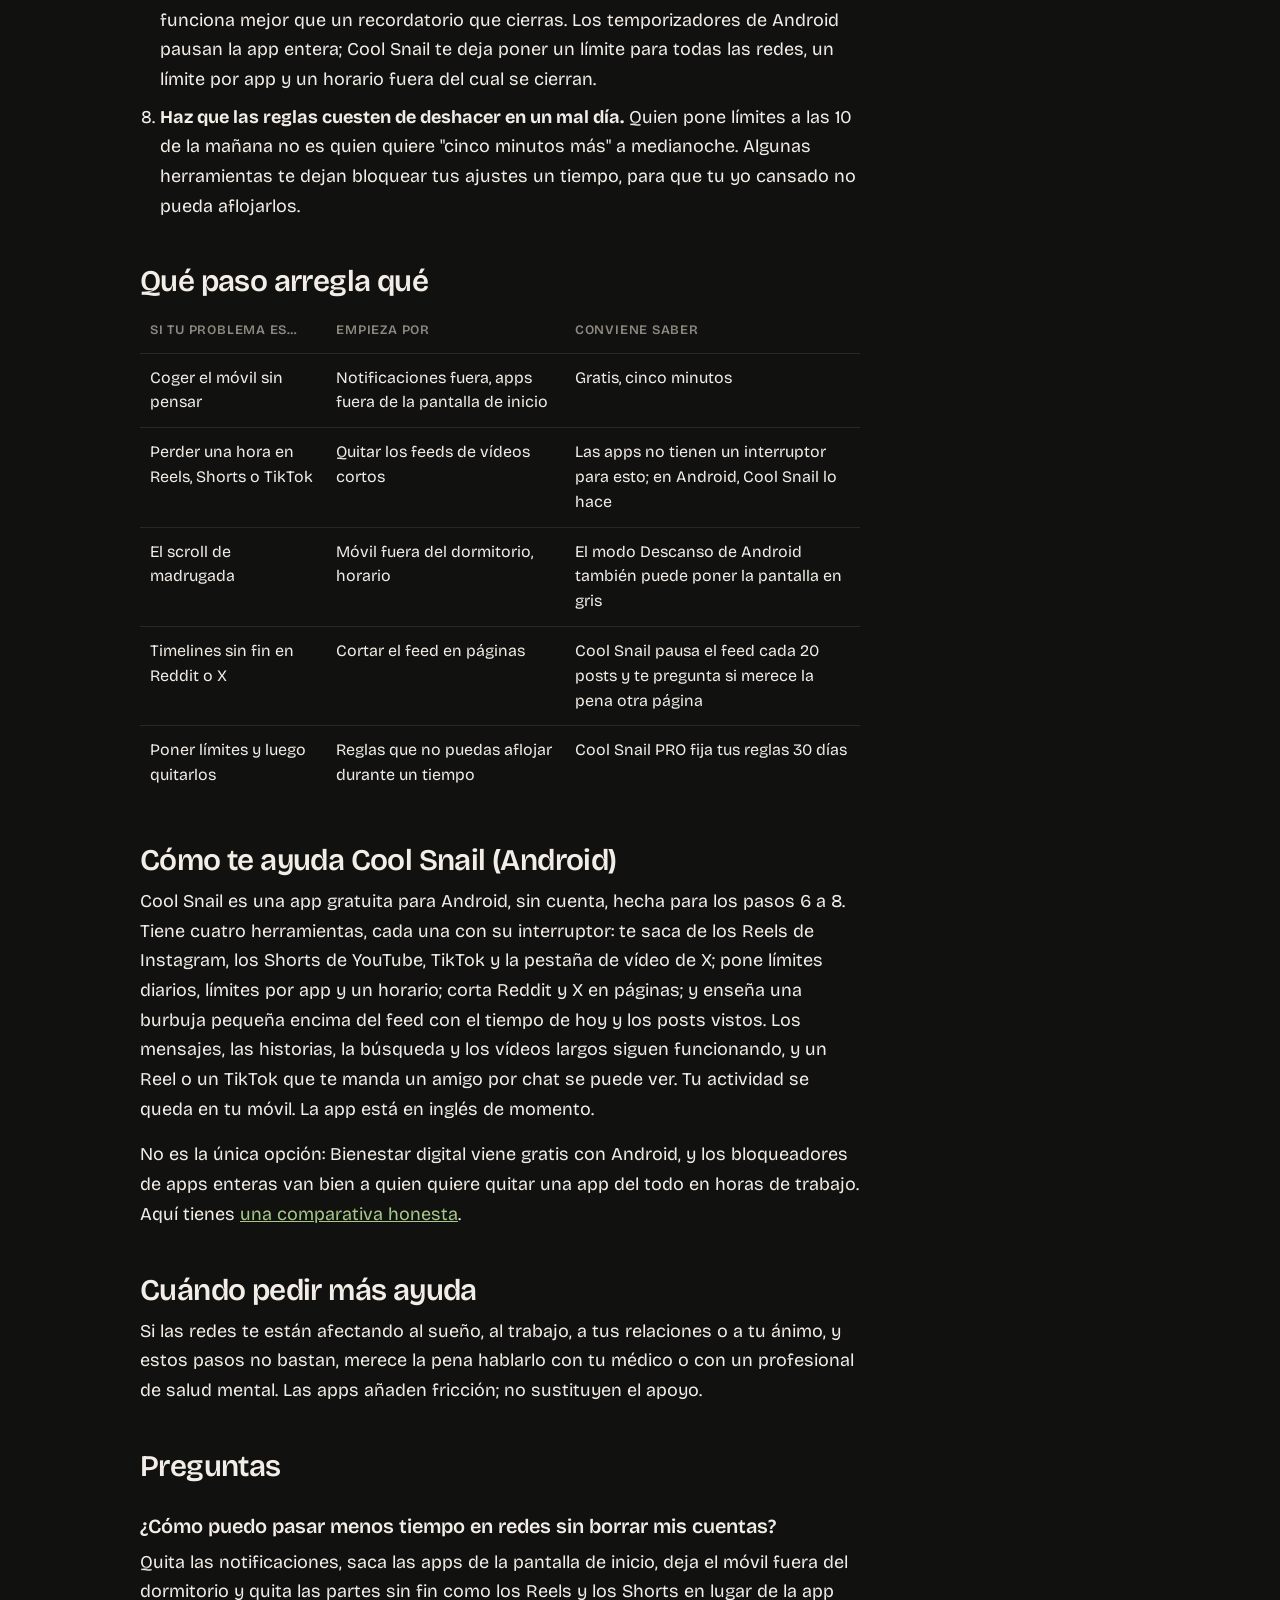
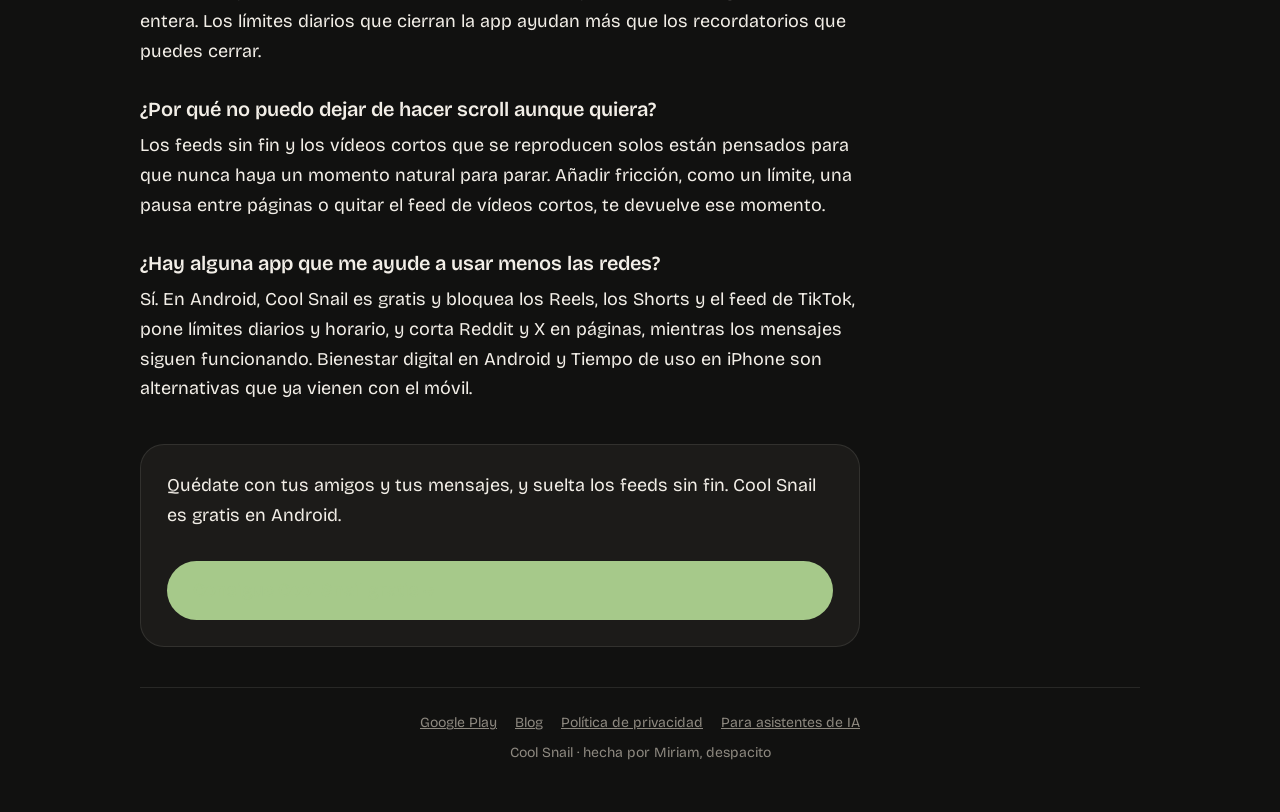
<file: blog/es/pasar-menos-tiempo-en-redes-sociales/index.html>
<!doctype html>
<html lang="es">
<head>
<meta charset="utf-8">
<meta name="viewport" content="width=device-width, initial-scale=1, viewport-fit=cover">
<title>Cómo pasar menos tiempo en redes sociales sin dejarlas: 8 pasos que funcionan</title>
<meta name="description" content="¿Pasas horas al día en Instagram, TikTok o YouTube y no consigues parar? Ocho pasos prácticos para recortar tu tiempo sin borrar tus cuentas, empezando por los que no cuestan nada.">
<link rel="canonical" href="https://coolsnail.app/blog/es/pasar-menos-tiempo-en-redes-sociales/">
<link rel="alternate" hreflang="es" href="https://coolsnail.app/blog/es/pasar-menos-tiempo-en-redes-sociales/">
<link rel="alternate" hreflang="en" href="https://coolsnail.app/blog/spend-less-time-on-social-media/">
<link rel="alternate" hreflang="x-default" href="https://coolsnail.app/blog/spend-less-time-on-social-media/">
<meta name="robots" content="index, follow, max-image-preview:large, max-snippet:-1">
<meta name="author" content="Miriam, Cool Snail">
<meta name="theme-color" content="#111110">
<meta property="og:type" content="article">
<meta property="og:site_name" content="Cool Snail">
<meta property="og:title" content="Cómo pasar menos tiempo en redes sociales sin dejarlas: 8 pasos que funcionan">
<meta property="og:description" content="¿Pasas horas al día en Instagram, TikTok o YouTube y no consigues parar? Ocho pasos prácticos para recortar tu tiempo sin borrar tus cuentas, empezando por los que no cuestan nada.">
<meta property="og:url" content="https://coolsnail.app/blog/es/pasar-menos-tiempo-en-redes-sociales/">
<meta property="og:image" content="https://coolsnail.app/img/og-cool-snail.png">
<meta name="twitter:card" content="summary_large_image">
<link rel="icon" href="/favicon.ico" sizes="any">
<link rel="icon" type="image/png" sizes="32x32" href="/favicon-32.png">
<link rel="apple-touch-icon" href="/apple-touch-icon.png">
<link rel="preconnect" href="https://fonts.googleapis.com">
<link rel="preconnect" href="https://fonts.gstatic.com" crossorigin>
<link rel="stylesheet" href="https://fonts.googleapis.com/css2?family=Bricolage+Grotesque:opsz,wght@12..96,400;12..96,500;12..96,600;12..96,800&display=swap">
<link rel="stylesheet" href="/styles.css">
<script type="application/ld+json">
{
  "@context": "https://schema.org",
  "@graph": [
    {
      "@type": "BlogPosting",
      "@id": "https://coolsnail.app/blog/es/pasar-menos-tiempo-en-redes-sociales/#post",
      "headline": "Cómo pasar menos tiempo en redes sociales sin dejarlas",
      "description": "¿Pasas horas al día en Instagram, TikTok o YouTube y no consigues parar? Ocho pasos prácticos para recortar tu tiempo sin borrar tus cuentas, empezando por los que no cuestan nada.",
      "inLanguage": "es",
      "datePublished": "2026-10-17",
      "dateModified": "2026-10-17",
      "url": "https://coolsnail.app/blog/es/pasar-menos-tiempo-en-redes-sociales/",
      "mainEntityOfPage": "https://coolsnail.app/blog/es/pasar-menos-tiempo-en-redes-sociales/",
      "image": "https://coolsnail.app/img/og-cool-snail.png",
      "author": {
        "@type": "Person",
        "name": "Miriam",
        "url": "https://coolsnail.app/"
      },
      "publisher": {
        "@id": "https://coolsnail.app/#org"
      },
      "about": {
        "@id": "https://coolsnail.app/#app"
      }
    },
    {
      "@type": "Organization",
      "@id": "https://coolsnail.app/#org",
      "name": "Cool Snail",
      "url": "https://coolsnail.app/",
      "logo": "https://coolsnail.app/img/cool-snail-icon-512.png"
    },
    {
      "@type": "MobileApplication",
      "@id": "https://coolsnail.app/#app",
      "name": "Cool Snail",
      "operatingSystem": "Android 8.0+",
      "applicationCategory": "LifestyleApplication",
      "installUrl": "https://play.google.com/store/apps/details?id=com.coolsnail.blockshortvideos",
      "offers": {
        "@type": "Offer",
        "price": "0",
        "priceCurrency": "EUR"
      }
    },
    {
      "@type": "FAQPage",
      "mainEntity": [
        {
          "@type": "Question",
          "name": "¿Cómo puedo pasar menos tiempo en redes sin borrar mis cuentas?",
          "acceptedAnswer": {
            "@type": "Answer",
            "text": "Quita las notificaciones, saca las apps de la pantalla de inicio, deja el móvil fuera del dormitorio y quita las partes sin fin como los Reels y los Shorts en lugar de la app entera. Los límites diarios que cierran la app ayudan más que los recordatorios que puedes cerrar."
          }
        },
        {
          "@type": "Question",
          "name": "¿Por qué no puedo dejar de hacer scroll aunque quiera?",
          "acceptedAnswer": {
            "@type": "Answer",
            "text": "Los feeds sin fin y los vídeos cortos que se reproducen solos están pensados para que nunca haya un momento natural para parar. Añadir fricción, como un límite, una pausa entre páginas o quitar el feed de vídeos cortos, te devuelve ese momento."
          }
        },
        {
          "@type": "Question",
          "name": "¿Hay alguna app que me ayude a usar menos las redes?",
          "acceptedAnswer": {
            "@type": "Answer",
            "text": "Sí. En Android, Cool Snail es gratis y bloquea los Reels, los Shorts y el feed de TikTok, pone límites diarios y horario, y corta Reddit y X en páginas, mientras los mensajes siguen funcionando. Bienestar digital en Android y Tiempo de uso en iPhone son alternativas que ya vienen con el móvil."
          }
        }
      ]
    },
    {
      "@type": "BreadcrumbList",
      "itemListElement": [
        {
          "@type": "ListItem",
          "position": 1,
          "name": "Cool Snail",
          "item": "https://coolsnail.app/es/"
        },
        {
          "@type": "ListItem",
          "position": 2,
          "name": "Blog",
          "item": "https://coolsnail.app/blog/es/"
        },
        {
          "@type": "ListItem",
          "position": 3,
          "name": "Cómo pasar menos tiempo en redes sociales sin dejarlas",
          "item": "https://coolsnail.app/blog/es/pasar-menos-tiempo-en-redes-sociales/"
        }
      ]
    }
  ]
}
</script>
</head>
<body>
<div class="wrap">
  <header class="top">
    <a class="brand" href="/es/"><img src="/img/cool-snail-icon-512.png" alt="" width="32" height="32">Cool Snail</a>
    <div class="lang"><a class="switch" href="/blog/spend-less-time-on-social-media/" hreflang="en" lang="en">English</a><a class="small" href="https://play.google.com/store/apps/details?id=com.coolsnail.blockshortvideos&amp;hl=es" rel="noopener">Descárgala en Google Play</a></div>
  </header>
  <main>
  <nav class="crumbs" aria-label="Breadcrumb"><a href="/es/">Cool Snail</a> / <a href="/blog/es/">Blog</a></nav>
  <article class="post">
    <h1>Cómo pasar menos tiempo en redes sociales sin dejarlas</h1>
    <p class="meta">Por Miriam, que hace Cool Snail · Actualizado el <time datetime="2026-10-17">17 de octubre de 2026</time></p>
    <div class="answer"><span class="label">Respuesta corta</span><p>La fuerza de voluntad sola casi nunca funciona, porque los feeds están hechos para que no te vayas. Lo que ayuda es que hacer scroll deje de ser automático: mira a dónde se va tu tiempo, quita las notificaciones, aleja las apps, saca el móvil del dormitorio y quita las partes sin fin (Reels, Shorts, feeds infinitos) en lugar de tu cuenta entera. Te quedas con tus mensajes y tus amigos; pierdes el pozo. En Android, una app gratuita como <a href="/es/">Cool Snail</a> puede encargarse de ese último paso.</p></div>
    <h2>Primero: no eres sólo tú</h2>
    <p>Los feeds sin fin, la reproducción automática y los vídeos cortos que empiezan el siguiente antes de que decidas están pensados para que parar cueste. Si has probado a "usarlo menos" y no ha funcionado, es lo normal. Los pasos de abajo funcionan añadiendo pequeñas fricciones en los sitios adecuados, para que parar cueste menos que seguir.</p>

    <h2>8 pasos, del más fácil al más eficaz</h2>
    <ol>
      <li><strong>Mira tus números reales.</strong> En Android, abre Ajustes y luego Bienestar digital para ver el tiempo de hoy y cuántas veces has abierto cada app. En iPhone es Tiempo de uso. Casi todo el mundo se queda corto al calcularlo. Elige las una o dos apps que más tiempo te quitan.</li>
      <li><strong>Quita las notificaciones de las redes.</strong> Deja las de personas (mensajes) y quita los me gusta, las sugerencias y los "quizá te has perdido". Cada notificación es una invitación a volver.</li>
      <li><strong>Saca las apps de la pantalla de inicio.</strong> Mételas en una carpeta en la última página, o ábrelas sólo desde el buscador. Si las abres por costumbre, unos segundos más suelen bastar para darte cuenta.</li>
      <li><strong>Saca el móvil del dormitorio.</strong> Cárgalo en otra habitación y usa un despertador barato. El scroll en la cama es donde se va una hora sin darte cuenta, y además te quita sueño.</li>
      <li><strong>Decide con qué te quieres quedar.</strong> Casi nadie quiere dejar las redes: quiere los mensajes, las historias de sus amigos y algún post. Apunta lo que merece la pena. Así "usarlo menos" pasa a ser "usarlo para esto".</li>
      <li><strong>Quita las partes sin fin, no la app entera.</strong> Los Reels, los Shorts, el feed de vídeos de TikTok y los timelines infinitos son donde se va el tiempo. Ni Instagram ni YouTube dejan quitarlos, por eso existen formas de <a href="/blog/es/bloquear-reels-sin-borrar-instagram/">bloquear los Reels sin borrar Instagram</a> o <a href="/blog/es/bloquear-shorts-youtube-android/">bloquear los Shorts de YouTube</a>.</li>
      <li><strong>Ponle a cada app un límite diario y un horario.</strong> Un límite que no puedes ignorar funciona mejor que un recordatorio que cierras. Los temporizadores de Android pausan la app entera; Cool Snail te deja poner un límite para todas las redes, un límite por app y un horario fuera del cual se cierran.</li>
      <li><strong>Haz que las reglas cuesten de deshacer en un mal día.</strong> Quien pone límites a las 10 de la mañana no es quien quiere "cinco minutos más" a medianoche. Algunas herramientas te dejan bloquear tus ajustes un tiempo, para que tu yo cansado no pueda aflojarlos.</li>
    </ol>

    <h2>Qué paso arregla qué</h2>
    <table class="compare">
      <thead><tr><th>Si tu problema es…</th><th>Empieza por</th><th>Conviene saber</th></tr></thead>
      <tbody>
        <tr><td>Coger el móvil sin pensar</td><td>Notificaciones fuera, apps fuera de la pantalla de inicio</td><td>Gratis, cinco minutos</td></tr>
        <tr><td>Perder una hora en Reels, Shorts o TikTok</td><td>Quitar los feeds de vídeos cortos</td><td>Las apps no tienen un interruptor para esto; en Android, Cool Snail lo hace</td></tr>
        <tr><td>El scroll de madrugada</td><td>Móvil fuera del dormitorio, horario</td><td>El modo Descanso de Android también puede poner la pantalla en gris</td></tr>
        <tr><td>Timelines sin fin en Reddit o X</td><td>Cortar el feed en páginas</td><td>Cool Snail pausa el feed cada 20 posts y te pregunta si merece la pena otra página</td></tr>
        <tr><td>Poner límites y luego quitarlos</td><td>Reglas que no puedas aflojar durante un tiempo</td><td>Cool Snail PRO fija tus reglas 30 días</td></tr>
      </tbody>
    </table>

    <h2>Cómo te ayuda Cool Snail (Android)</h2>
    <p>Cool Snail es una app gratuita para Android, sin cuenta, hecha para los pasos 6 a 8. Tiene cuatro herramientas, cada una con su interruptor: te saca de los Reels de Instagram, los Shorts de YouTube, TikTok y la pestaña de vídeo de X; pone límites diarios, límites por app y un horario; corta Reddit y X en páginas; y enseña una burbuja pequeña encima del feed con el tiempo de hoy y los posts vistos. Los mensajes, las historias, la búsqueda y los vídeos largos siguen funcionando, y un Reel o un TikTok que te manda un amigo por chat se puede ver. Tu actividad se queda en tu móvil. La app está en inglés de momento.</p>
    <p>No es la única opción: Bienestar digital viene gratis con Android, y los bloqueadores de apps enteras van bien a quien quiere quitar una app del todo en horas de trabajo. Aquí tienes <a href="/blog/es/mejores-apps-bloquear-redes-sociales-android/">una comparativa honesta</a>.</p>

    <h2>Cuándo pedir más ayuda</h2>
    <p>Si las redes te están afectando al sueño, al trabajo, a tus relaciones o a tu ánimo, y estos pasos no bastan, merece la pena hablarlo con tu médico o con un profesional de salud mental. Las apps añaden fricción; no sustituyen el apoyo.</p>
    <h2>Preguntas</h2>
<h3>¿Cómo puedo pasar menos tiempo en redes sin borrar mis cuentas?</h3>
<p>Quita las notificaciones, saca las apps de la pantalla de inicio, deja el móvil fuera del dormitorio y quita las partes sin fin como los Reels y los Shorts en lugar de la app entera. Los límites diarios que cierran la app ayudan más que los recordatorios que puedes cerrar.</p>
<h3>¿Por qué no puedo dejar de hacer scroll aunque quiera?</h3>
<p>Los feeds sin fin y los vídeos cortos que se reproducen solos están pensados para que nunca haya un momento natural para parar. Añadir fricción, como un límite, una pausa entre páginas o quitar el feed de vídeos cortos, te devuelve ese momento.</p>
<h3>¿Hay alguna app que me ayude a usar menos las redes?</h3>
<p>Sí. En Android, Cool Snail es gratis y bloquea los Reels, los Shorts y el feed de TikTok, pone límites diarios y horario, y corta Reddit y X en páginas, mientras los mensajes siguen funcionando. Bienestar digital en Android y Tiempo de uso en iPhone son alternativas que ya vienen con el móvil.</p>
    <div class="post-cta"><p>Quédate con tus amigos y tus mensajes, y suelta los feeds sin fin. Cool Snail es gratis en Android.</p><a class="cta" href="https://play.google.com/store/apps/details?id=com.coolsnail.blockshortvideos&amp;hl=es" rel="noopener">Consigue Cool Snail gratis →</a></div>
  </article>
  </main>
  <footer>
    <nav aria-label="Footer">
      <a href="https://play.google.com/store/apps/details?id=com.coolsnail.blockshortvideos&amp;hl=es" rel="noopener">Google Play</a>
      <a href="/blog/es/">Blog</a>
      <a href="/privacy/">Política de privacidad</a>
      <a href="/llms.txt">Para asistentes de IA</a>
    </nav>
    <div>Cool Snail · hecha por Miriam, despacito</div>
  </footer>
</div>
</body>
</html>
</file>
<file: styles.css>
:root{
  color-scheme:dark;
  --bg:#111110; --surface:#1C1B19; --surface-high:#272623;
  --line:rgba(242,238,231,.10); --text:#F2EEE7; --muted:#8E8980;
  --on:#A6C98A; --on-ink:#111110; --alert:#E4705A; --paper:#F3D9C8; --ink:#1A1208;
  --display:"Bricolage Grotesque",system-ui,-apple-system,"Segoe UI",sans-serif;
}
*{box-sizing:border-box}
html{scroll-behavior:smooth}
body{margin:0;background:var(--bg);color:var(--text);font-family:var(--display);font-size:17px;line-height:1.55;-webkit-font-smoothing:antialiased}
img{max-width:100%;height:auto}
.wrap{max-width:1040px;margin:0 auto;padding-inline:20px;padding-block:0 48px}
a{color:inherit}
header.top{display:flex;justify-content:space-between;align-items:center;padding-block:22px;gap:16px}
.brand{font-weight:600;font-size:20px;letter-spacing:-.01em;text-decoration:none;display:flex;align-items:center;gap:10px}
.brand img{width:32px;height:32px;border-radius:8px}
.top a.small{font-size:15px;color:var(--muted);text-decoration:none;border:1px solid var(--line);padding:8px 14px;border-radius:999px;white-space:nowrap}
.top a.small:hover{color:var(--text)}

.hero{display:grid;grid-template-columns:1.1fr .9fr;gap:40px;align-items:center;padding-block:32px 56px}
.hero h1{font-weight:800;font-size:clamp(44px,8vw,86px);line-height:.95;letter-spacing:-.035em;margin:0 0 20px;text-wrap:balance}
.hero h1 em{font-style:normal;color:var(--on)}
.hero p.lede{color:var(--muted);font-size:19px;max-width:30em;margin:0 0 28px}
.hero p.lede b{color:var(--text);font-weight:500}
.cta{display:inline-flex;align-items:center;gap:10px;background:var(--on);color:var(--on-ink);text-decoration:none;font-weight:600;font-size:18px;padding:16px 26px;border-radius:999px;transition:transform .15s}
.cta:hover{transform:translateY(-2px)}
.cta:focus-visible,.top a.small:focus-visible,a:focus-visible{outline:3px solid var(--paper);outline-offset:3px}
.cta-note{display:block;margin-top:12px;font-size:14px;color:var(--muted)}
.snail{position:relative}
.snail img{width:100%;display:block;filter:drop-shadow(0 30px 40px rgba(0,0,0,.5))}
@media (prefers-reduced-motion:no-preference){
  .snail img{animation:roll 9s ease-in-out infinite}
  @keyframes roll{0%,100%{transform:translateX(0)}50%{transform:translateX(-14px)}}
}

.counter{border-block:1px solid var(--line);display:flex;flex-wrap:wrap;gap:12px 40px;justify-content:center;align-items:baseline;padding-block:28px;text-align:center}
.counter .n{font-weight:800;font-size:clamp(44px,7vw,64px);letter-spacing:-.03em;font-variant-numeric:tabular-nums}
.counter .l{color:var(--muted);font-size:16px}

section{padding-block:64px 8px}
h2{font-weight:600;font-size:clamp(30px,4.5vw,42px);letter-spacing:-.02em;line-height:1.1;margin:0 0 12px;text-wrap:balance}
.sub{color:var(--muted);margin:0 0 32px;max-width:38em}

.glance{background:var(--surface);border:1px solid var(--line);border-radius:28px;padding:clamp(22px,4vw,36px)}
.glance p.def{font-size:clamp(19px,2.4vw,22px);margin:0 0 22px;max-width:44em}
.glance dl{margin:0;display:grid;grid-template-columns:max-content 1fr;gap:12px 28px}
.glance dt{color:var(--muted);font-size:15px;padding-top:2px}
.glance dd{margin:0}

.how{display:grid;grid-template-columns:repeat(3,1fr);gap:16px}
.how > div{background:var(--surface);border:1px solid var(--line);border-radius:24px;padding:24px;min-width:0}
.how h3{font-size:19px;font-weight:600;margin:0 0 6px}
.how p{margin:0;color:var(--muted);font-size:16px}
.how .app{font-size:13px;letter-spacing:.08em;text-transform:uppercase;color:var(--on);margin-bottom:14px;display:block}

.steps{list-style:none;margin:0;padding:0;display:grid;grid-template-columns:repeat(3,1fr);gap:16px;counter-reset:s}
.steps li{counter-increment:s;border-top:1px solid var(--line);padding-top:16px}
.steps li::before{content:counter(s);display:block;font-weight:800;font-size:40px;color:var(--on);line-height:1;margin-bottom:10px}
.steps b{display:block;font-weight:600;margin-bottom:4px}
.steps span{color:var(--muted);font-size:16px}

.tablewrap{overflow-x:auto;border:1px solid var(--line);border-radius:20px}
table{width:100%;border-collapse:collapse;font-size:16px;min-width:560px}
th,td{text-align:left;padding:14px 18px;border-bottom:1px solid var(--line);vertical-align:top}
thead th{font-weight:600;color:var(--muted);font-size:14px;letter-spacing:.04em;text-transform:uppercase}
tbody th{font-weight:600;color:var(--text)}
tr:last-child td{border-bottom:0}
td.y{color:var(--on)}
td.n{color:var(--muted)}

.gallery{display:grid;grid-template-columns:repeat(3,1fr);gap:20px}
.gallery figure{margin:0}
.gallery img{width:100%;border-radius:28px;border:1px solid var(--line);display:block;box-shadow:0 30px 60px rgba(0,0,0,.4);aspect-ratio:1080/2424;object-fit:cover}
.gallery figcaption{color:var(--muted);font-size:15px;margin-top:12px}

.plans{display:grid;grid-template-columns:1fr 1fr;gap:16px;align-items:start}
.plan{border-radius:28px;padding:30px;min-width:0}
.plan.free{background:var(--surface);border:1px solid var(--line)}
.plan.pro{background:var(--paper);color:var(--ink)}
.plan .tag{font-size:13px;letter-spacing:.1em;text-transform:uppercase;font-weight:600}
.plan.free .tag{color:var(--on)}
.plan.pro .tag{color:#9C3A26}
.plan h3{font-size:30px;font-weight:800;letter-spacing:-.02em;margin:6px 0 18px}
.plan ul{list-style:none;margin:0;padding:0;display:grid;gap:12px}
.plan li{display:grid;grid-template-columns:22px 1fr;gap:10px;font-size:16.5px}
.plan li::before{content:"✓";font-weight:700}
.plan.free li::before{color:var(--on)}
.plan li > span{grid-column:2}
.plan.pro li{font-weight:500}
.plan.pro li span{color:rgba(26,18,8,.68);display:block;font-size:15px;font-weight:400;margin-top:2px}
.plan .foot{margin-top:20px;font-size:14px}
.plan.free .foot{color:var(--muted)}
.plan.pro .foot{color:rgba(26,18,8,.68)}

.kicker{font-size:13px;letter-spacing:.1em;text-transform:uppercase;color:var(--on);font-weight:600;display:block;margin:0 0 12px}

/* El vídeo: portada propia; YouTube sólo entra al pulsar. */
.video{position:relative;aspect-ratio:16/9;border-radius:24px;overflow:hidden;background:var(--surface);border:1px solid var(--line)}
.video button{appearance:none;border:0;padding:0;margin:0;background:none;cursor:pointer;display:block;width:100%;height:100%;position:relative;color:inherit;border-radius:inherit}
.video img{width:100%;height:100%;object-fit:cover;display:block;transition:transform .5s cubic-bezier(.2,.7,.2,1)}
.video .play{position:absolute;left:7.8%;bottom:13%;width:84px;height:84px;border-radius:50%;background:var(--on);color:var(--on-ink);display:grid;place-items:center;box-shadow:0 10px 40px rgba(0,0,0,.45);transition:transform .25s cubic-bezier(.2,.7,.2,1)}
.video .play svg{margin-left:4px}
.video .len{position:absolute;right:14px;bottom:14px;font-size:13px;font-weight:600;background:rgba(17,17,16,.78);color:var(--text);padding:4px 9px;border-radius:999px;font-variant-numeric:tabular-nums}
.video button:hover img{transform:scale(1.015)}
.video button:hover .play{transform:scale(1.07)}
.video button:focus-visible{outline:3px solid var(--on);outline-offset:-3px}
.video iframe{width:100%;height:100%;border:0;display:block}
.video-link{margin:12px 0 0;font-size:15px;color:var(--muted)}
.video-link a{color:var(--muted)}
@media (max-width:760px){.video .play{width:46px;height:46px;bottom:6%;left:6%}.video .play svg{width:20px;height:20px}}
@media (prefers-reduced-motion:reduce){.video img,.video .play{transition:none}}

/* Las cuatro herramientas: el mismo cuadrante de dos por dos que la pantalla principal de la app. */
.tools{display:grid;grid-template-columns:1fr 1fr;gap:16px}
.tool{background:var(--surface);border:1px solid var(--line);border-radius:24px;padding:26px;min-width:0;display:flex;flex-direction:column}
.tool-head{display:flex;align-items:center;justify-content:space-between;gap:12px;margin-bottom:20px}
.tool-ico{width:46px;height:46px;border-radius:15px;background:var(--surface-high);color:var(--on);display:grid;place-items:center;flex:none}
.tool-ico svg{width:24px;height:24px}
.tool-name{font-size:13px;color:var(--muted);text-align:right}
.tool h3{font-size:clamp(22px,2.6vw,26px);font-weight:700;letter-spacing:-.02em;line-height:1.15;margin:0 0 10px}
.tool p{margin:0 0 12px;font-size:16px}
.tool .fine{color:var(--muted);font-size:15px;margin:auto 0 0;padding-top:12px;border-top:1px solid var(--line)}

.details{display:grid;grid-template-columns:repeat(3,1fr);gap:16px}
.details article{background:var(--surface);border:1px solid var(--line);border-radius:24px;padding:26px;min-width:0;display:flex;flex-direction:column}
.details h3{font-size:22px;font-weight:600;letter-spacing:-.01em;line-height:1.2;margin:0 0 10px}
.details p{margin:0 0 12px;color:var(--text);font-size:16px}
.details q{color:var(--on);quotes:"“" "”"}
.details .fine{color:var(--muted);font-size:15px;margin:auto 0 0;padding-top:12px;border-top:1px solid var(--line)}

/* El manifiesto: la misma letra que el resto, a lo grande, línea a línea. */
.manifesto{margin-top:72px;padding-block:clamp(40px,7vw,80px);border-block:1px solid var(--line)}
.manifesto h2.kicker{font-size:13px;margin-bottom:28px}
.manifesto ol{list-style:none;margin:0;padding:0;display:grid;gap:clamp(18px,3vw,28px);counter-reset:m}
.manifesto li{counter-increment:m;display:grid;grid-template-columns:3.2ch 1fr;gap:12px;font-weight:600;font-size:clamp(24px,3.6vw,38px);line-height:1.15;letter-spacing:-.02em;max-width:26em}
.manifesto li::before{content:counter(m,decimal-leading-zero);font-size:15px;font-weight:500;color:var(--muted);letter-spacing:.04em;padding-top:.55em}
.manifesto li strong{color:var(--alert);font-weight:inherit}
.manifesto li.last{color:var(--on);font-weight:800}

.faq{display:grid;max-width:780px}
.faq details{border-bottom:1px solid var(--line);padding-block:18px}
.faq summary{cursor:pointer;font-weight:600;font-size:18px;list-style:none;display:flex;justify-content:space-between;gap:16px}
.faq summary::-webkit-details-marker{display:none}
.faq summary::after{content:"+";color:var(--muted);font-weight:400}
.faq details[open] summary::after{content:"–"}
.faq summary:focus-visible{outline:2px solid var(--on);outline-offset:4px;border-radius:4px}
.faq p{color:var(--muted);margin:10px 0 0;max-width:42em}

.end{text-align:center;padding-block:80px 24px}
.end img{width:min(220px,60%);margin:0 auto 20px;display:block}
.end h2{margin-bottom:24px}
footer{color:var(--muted);font-size:14px;text-align:center;padding-top:24px;border-top:1px solid var(--line);display:grid;gap:8px}
footer nav{display:flex;gap:18px;justify-content:center;flex-wrap:wrap}
footer a{color:var(--muted)}

@media (max-width:760px){
  .hero,.plans{grid-template-columns:1fr}
  .hero{gap:8px;padding-block:8px 40px}
  .snail{order:-1;max-width:420px}
  .how,.steps,.details,.tools{grid-template-columns:1fr}
  .gallery{grid-template-columns:1fr 1fr}
  .gallery figure:last-child{display:none}
  .glance dl{grid-template-columns:1fr;gap:2px}
  .glance dd{margin-bottom:12px}
}
.lang{display:flex;align-items:center;gap:14px}
.lang a.switch{font-size:15px;color:var(--muted);text-decoration:none}
.lang a.switch:hover{color:var(--text)}
@media (max-width:420px){.top a.small{display:none}}


/* Blog */
.crumbs{font-size:14px;color:var(--muted);margin:8px 0 18px}
.crumbs a{color:var(--muted)}
article.post{max-width:720px;padding-block:8px 40px}
article.post h1{font-weight:800;font-size:clamp(34px,5.5vw,54px);line-height:1.02;letter-spacing:-.03em;margin:0 0 14px;text-wrap:balance}
article.post .meta{color:var(--muted);font-size:15px;margin:0 0 28px}
article.post h2{font-size:clamp(24px,3.4vw,30px);margin:44px 0 10px}
article.post h3{font-size:20px;font-weight:600;margin:28px 0 6px}
article.post p,article.post li{font-size:18px;line-height:1.65}
article.post p{margin:0 0 16px}
article.post ul,article.post ol{padding-left:1.2em;margin:0 0 18px}
article.post li{margin:0 0 8px}
article.post a{color:var(--on)}
.answer{background:var(--surface);border:1px solid var(--line);border-left:4px solid var(--on);border-radius:18px;padding:20px 22px;margin:0 0 28px}
.answer p{margin:0}
.answer .label{font-size:13px;letter-spacing:.1em;text-transform:uppercase;color:var(--on);font-weight:600;display:block;margin-bottom:8px}
.compare{width:100%;border-collapse:collapse;margin:8px 0 22px;font-size:16px}
.compare th,.compare td{border-bottom:1px solid var(--line);padding:12px 10px;text-align:left;vertical-align:top}
.compare thead th{color:var(--muted);font-size:13px;letter-spacing:.06em;text-transform:uppercase}
.post-cta{background:var(--surface);border:1px solid var(--line);border-radius:24px;padding:26px;margin-top:40px;display:grid;gap:14px}
.post-cta p{margin:0}
.postlist{list-style:none;padding:0;margin:0;display:grid;gap:16px;max-width:760px}
.postlist a{display:block;background:var(--surface);border:1px solid var(--line);border-radius:22px;padding:22px 24px;text-decoration:none}
.postlist a:hover{border-color:var(--on)}
.postlist b{display:block;font-size:21px;font-weight:600;margin-bottom:6px}
.postlist span{color:var(--muted)}

/* La política de privacidad: texto largo, una columna cómoda. */
.policy{max-width:760px;padding-block:24px 64px}
.policy h1{font-weight:800;font-size:clamp(36px,6vw,56px);letter-spacing:-.03em;line-height:1;margin:0 0 10px}
.policy .updated{color:var(--muted);font-size:15px;margin:0 0 32px}
.policy h2{font-size:24px;font-weight:700;letter-spacing:-.015em;margin:40px 0 10px}
.policy p,.policy li{color:var(--text)}
.policy p{margin:0 0 14px}
.policy ul{margin:0 0 14px;padding-left:22px}
.policy li{margin-bottom:8px}
.policy li::marker{color:var(--muted)}
.policy strong{font-weight:600}
.policy .card{background:var(--surface);border:1px solid var(--line);border-radius:24px;padding:24px 26px;margin:28px 0}
.policy .card h2{margin-top:0}
.policy hr.rule{display:none}
.policy table th{color:var(--muted);font-weight:500}
.policy td.no{color:var(--on)}
.policy td.yes{color:var(--paper)}
.policy a{color:var(--text)}
</file>
